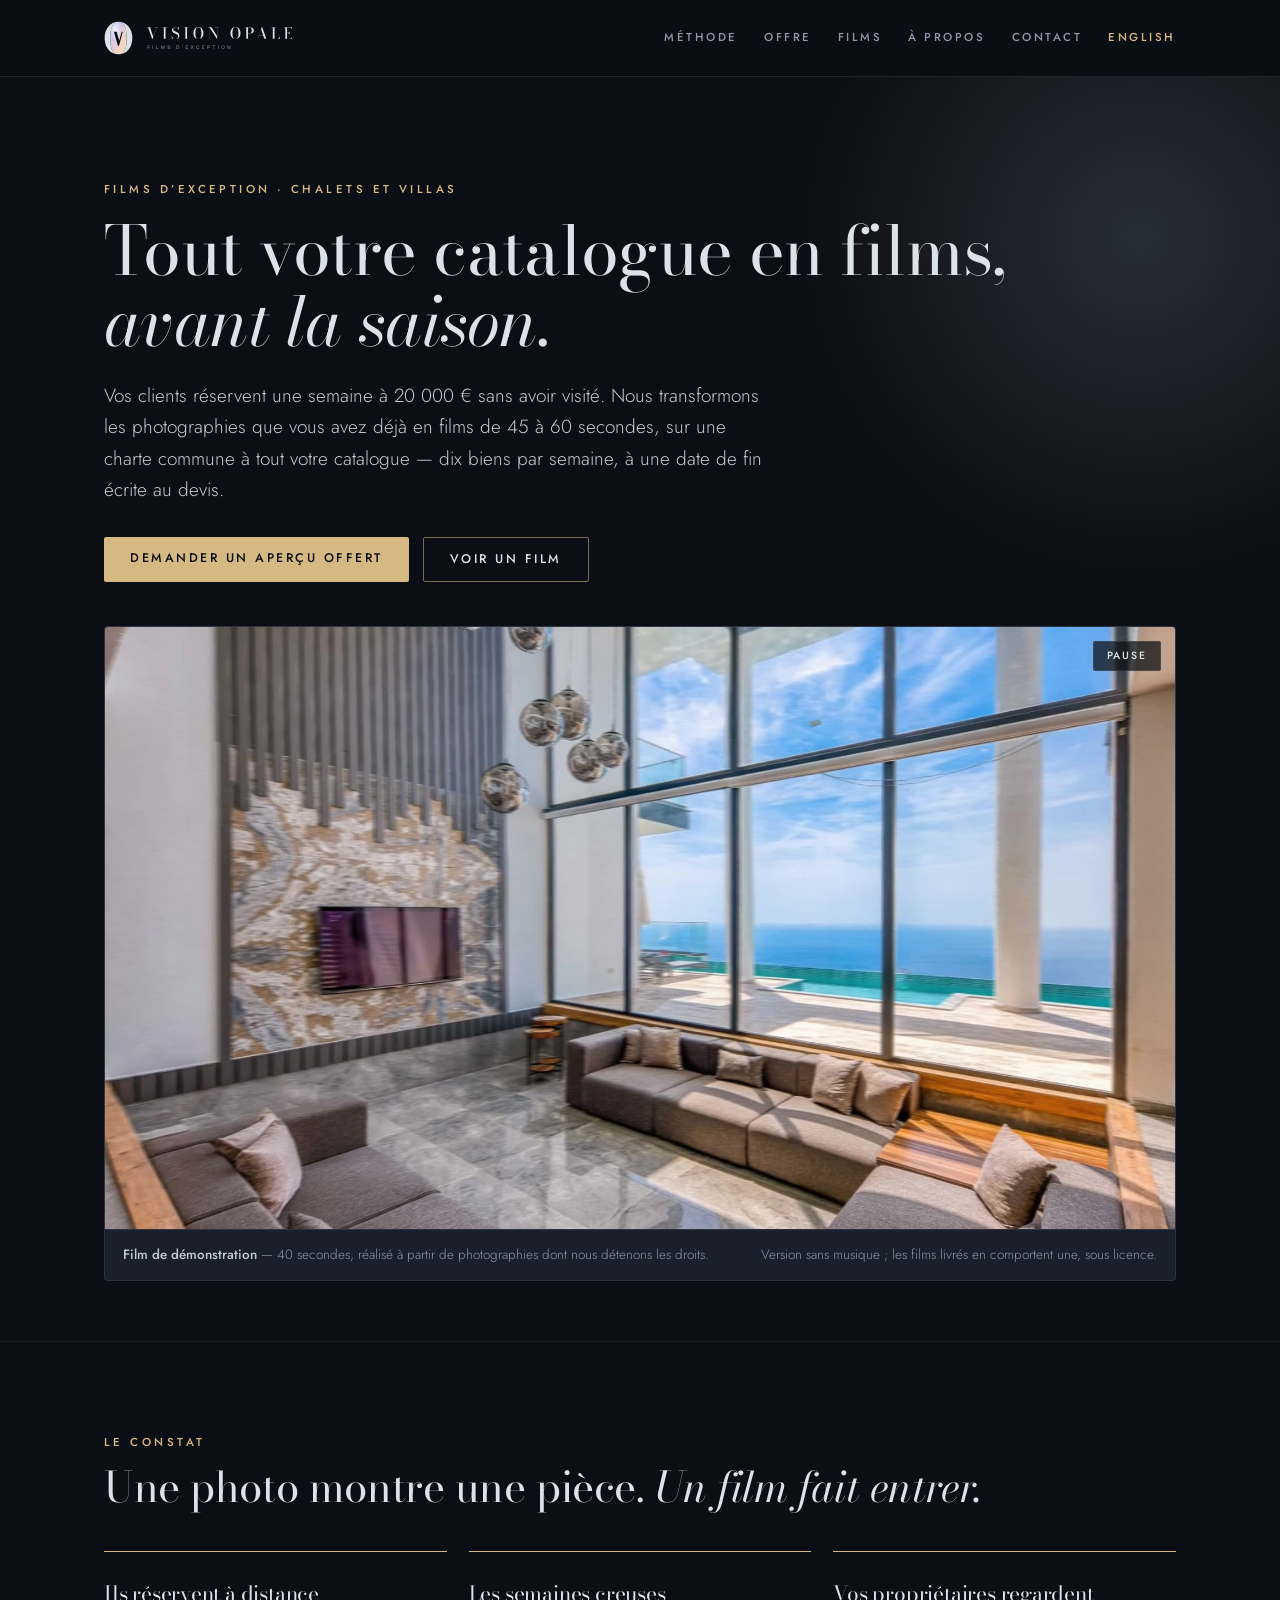
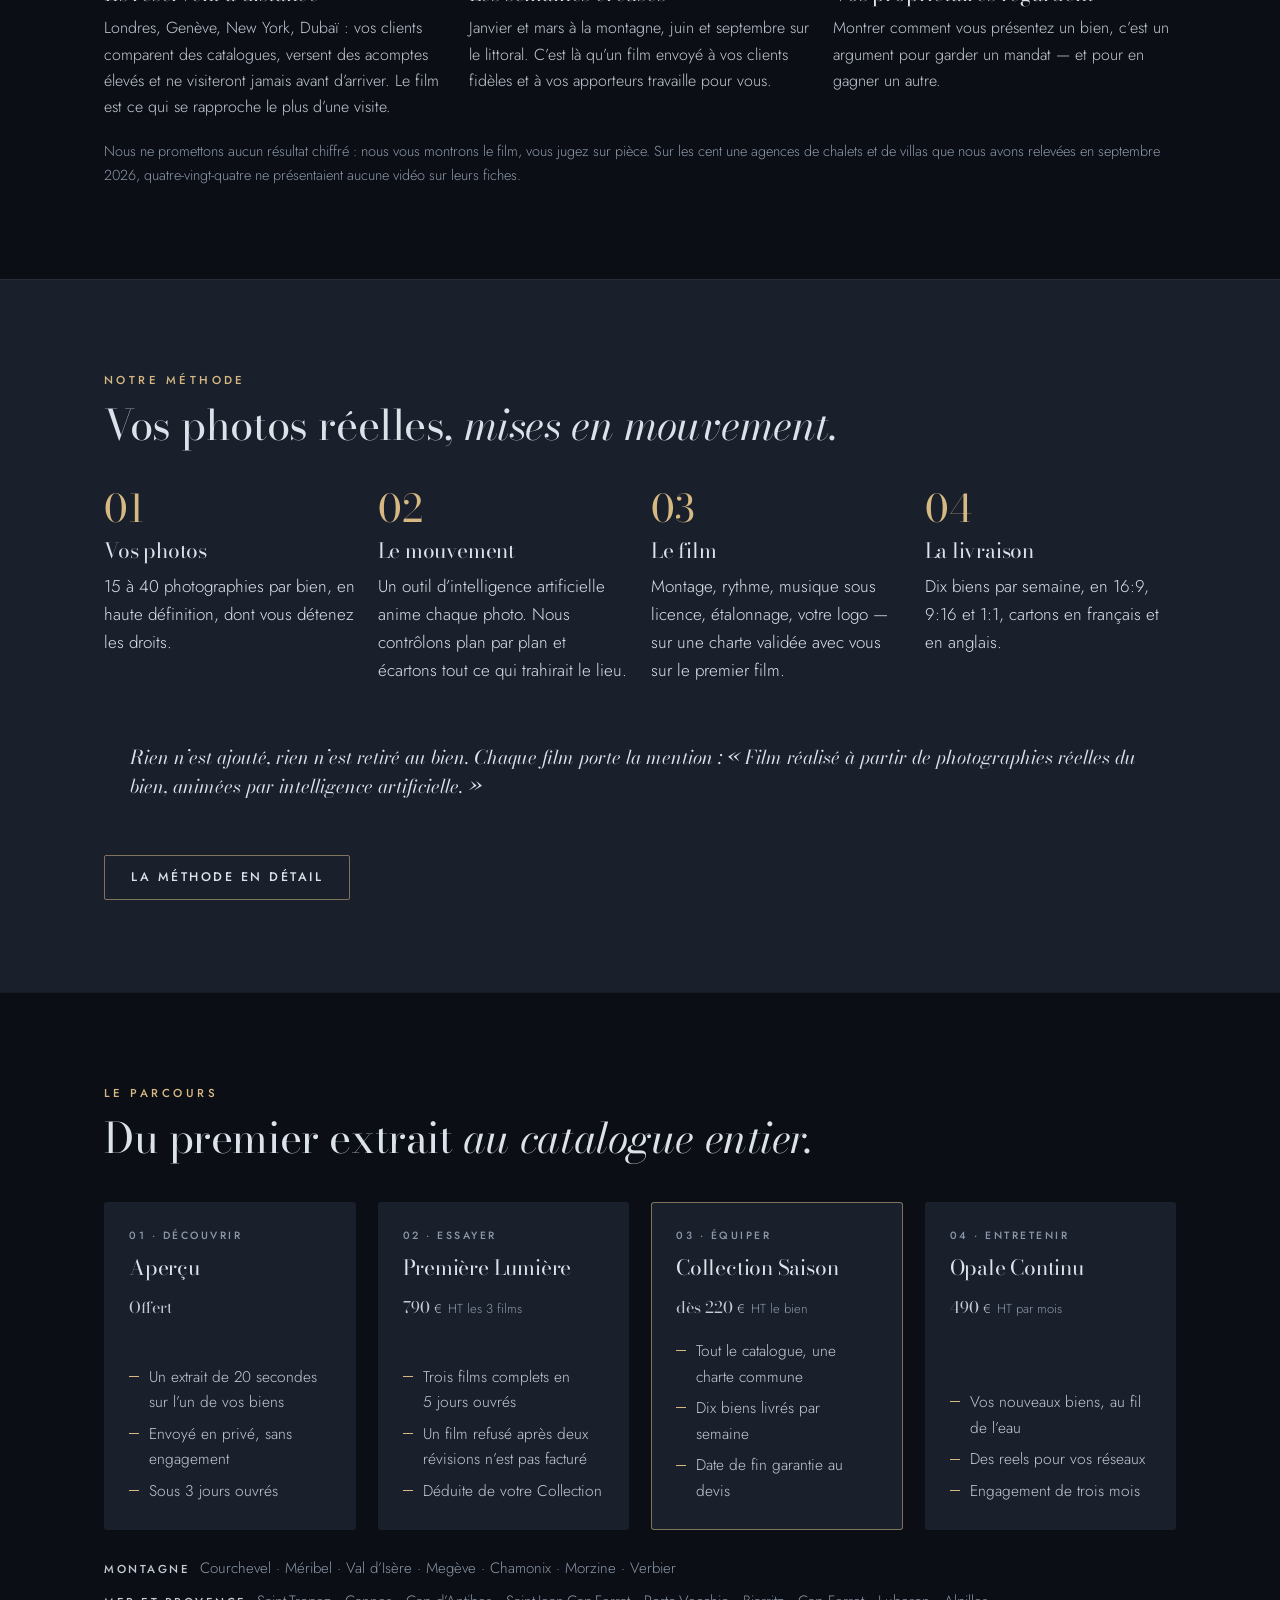
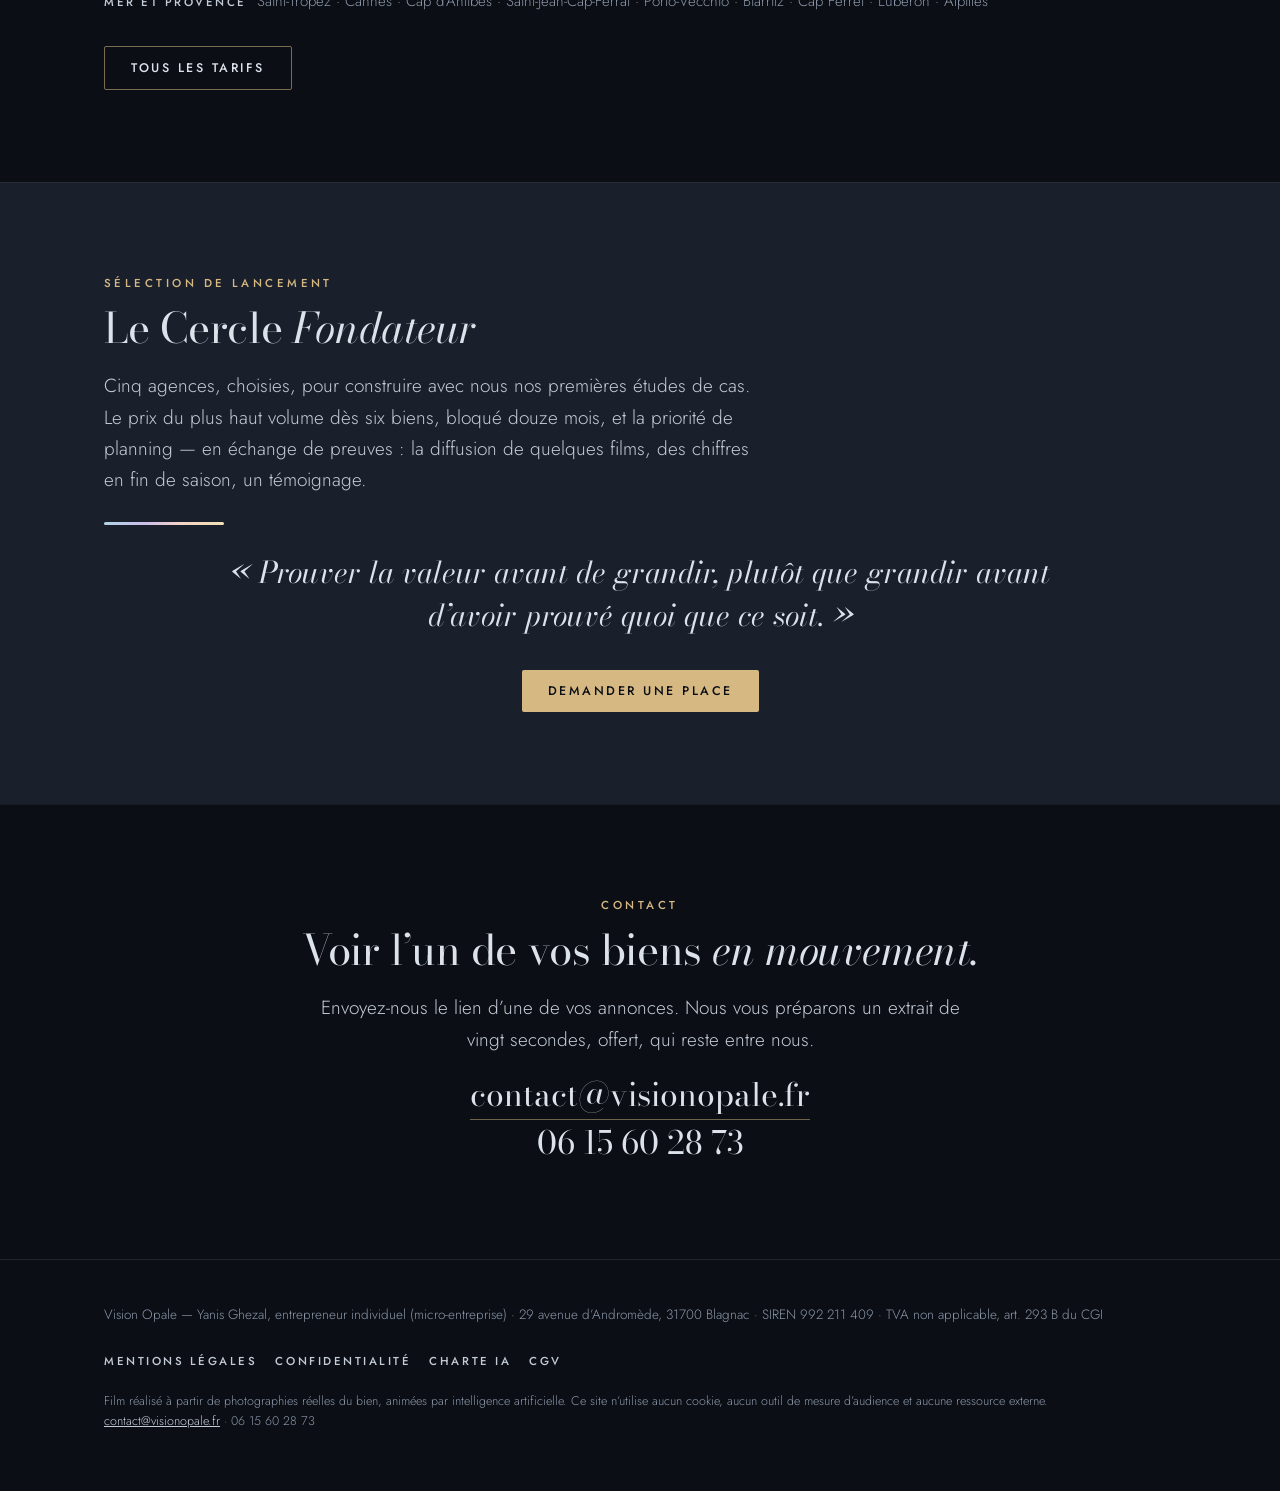
<file: site/index.html>
<!doctype html>
<html lang="fr"><head><meta charset="utf-8"><meta name="viewport" content="width=device-width,initial-scale=1">
<title>Vision Opale — films d’exception pour chalets et villas</title>
<meta name="description" content="Tout votre catalogue de chalets et de villas en films, avant la saison. Vos photographies mises en mouvement, montées et étalonnées, livrées à une date garantie.">
<link rel="canonical" href="https://visionopale.fr/index.html">
<meta property="og:site_name" content="Vision Opale"><meta property="og:title" content="Vision Opale — films d’exception pour chalets et villas">
<meta property="og:description" content="Tout votre catalogue de chalets et de villas en films, avant la saison. Vos photographies mises en mouvement, montées et étalonnées, livrées à une date garantie."><meta property="og:type" content="website">
<meta property="og:url" content="https://visionopale.fr/index.html"><meta property="og:image" content="https://visionopale.fr/images/og-image.jpg">
<meta property="og:locale" content="fr_FR">
<meta name="twitter:card" content="summary_large_image">
<meta name="theme-color" content="#0B0E14">
<link rel="alternate" hreflang="fr" href="https://visionopale.fr/index.html"><link rel="alternate" hreflang="en" href="https://visionopale.fr/english.html">
<link rel="icon" href="favicon.ico"><link rel="apple-touch-icon" href="apple-touch-icon.png">
<link rel="stylesheet" href="styles.css">
<script type="application/ld+json">{"@context":"https://schema.org","@type":"ProfessionalService",
"name":"Vision Opale","legalName":"Yanis Ghezal EI","taxID":"992211409","url":"https://visionopale.fr/",
"description":"Films de 45 à 60 secondes pour les agences et conciergeries de chalets et de villas d’exception, réalisés à partir de leurs photographies.",
"email":"contact@visionopale.fr","telephone":"+33615602873","image":"https://visionopale.fr/images/og-image.jpg",
"address":{"@type":"PostalAddress","streetAddress":"29 avenue d’Andromède","postalCode":"31700","addressLocality":"Blagnac","addressCountry":"FR"},
"areaServed":["FR","CH","GB"],"availableLanguage":["fr","en"],
"founder":[{"@type":"Person","name":"Yanis Ghezal"},{"@type":"Person","name":"Ladji Moussa Rousseaud"}],
"makesOffer":[{"@type":"Offer","name":"Aperçu","price":"0","priceCurrency":"EUR"},
{"@type":"Offer","name":"Première Lumière","price":"790","priceCurrency":"EUR"},
{"@type":"Offer","name":"Collection Saison","priceSpecification":{"@type":"UnitPriceSpecification","price":"220","priceCurrency":"EUR","unitText":"par bien","minPrice":"220","maxPrice":"290"}},
{"@type":"Offer","name":"Opale Continu","price":"490","priceCurrency":"EUR"}]}</script>
<script type="application/ld+json">{"@context":"https://schema.org","@type":"VideoObject",
"name":"Vision Opale — film de démonstration","description":"Film de 40 secondes réalisé à partir de photographies d’une villa, animées par intelligence artificielle, puis montées et étalonnées.",
"thumbnailUrl":"https://visionopale.fr/images/poster-film.jpg","contentUrl":"https://visionopale.fr/films/film-demo.mp4","uploadDate":"2026-09-21","duration":"PT40S"}</script>
</head><body>
<header><div class="wrap"><a href="index.html" aria-label="Vision Opale, accueil"><svg xmlns="http://www.w3.org/2000/svg" viewBox="0 0 536.45 96.79" role="img" aria-label="Vision Opale"><defs><linearGradient id="hindexop" x1="0" y1="0" x2="1" y2="1"><stop offset="0" stop-color="#AFD4E6"/><stop offset="0.34" stop-color="#CBBEEA"/><stop offset="0.64" stop-color="#F5D3C6"/><stop offset="1" stop-color="#EFE1B4"/></linearGradient><radialGradient id="hindexhl" cx=".32" cy=".26" r=".62"><stop offset="0" stop-color="#fff" stop-opacity=".78"/><stop offset=".55" stop-color="#fff" stop-opacity=".08"/><stop offset="1" stop-color="#fff" stop-opacity="0"/></radialGradient></defs><g transform="scale(0.6049)"><mask id="hindexcm" maskUnits="userSpaceOnUse" x="0" y="0" width="140" height="162"><rect width="140" height="162" fill="#fff"/><path d="M46.55 51.0 H59.55 L71.62 93.15 L83.05 51.0 H88.55 L70.65 117.0 H65.45 Z" fill="#000"/></mask><g mask="url(#hindexcm)"><path d="M68.2 156.6Q80.50000000000001 156.6 88.10000000000001 150.05Q95.7 143.5 99.80000000000001 132.5Q103.9 121.5 105.35000000000001 107.8Q106.80000000000001 94.1 106.80000000000001 79.89999999999999Q106.80000000000001 65.8 105.10000000000001 52.15Q103.4 38.5 99.10000000000001 27.5Q94.80000000000001 16.5 87.25 9.950000000000003Q79.7 3.4000000000000057 68.2 3.4000000000000057Q56.60000000000001 3.4000000000000057 49.050000000000004 9.950000000000003Q41.5 16.5 37.2 27.5Q32.900000000000006 38.5 31.1 52.15Q29.3 65.8 29.3 80.0Q29.3 94.1 30.85 107.8Q32.400000000000006 121.5 36.45 132.5Q40.5 143.5 48.2 150.05Q55.900000000000006 156.6 68.2 156.6Z" fill="url(#hindexop)"/><path d="M68.2 156.6Q80.50000000000001 156.6 88.10000000000001 150.05Q95.7 143.5 99.80000000000001 132.5Q103.9 121.5 105.35000000000001 107.8Q106.80000000000001 94.1 106.80000000000001 79.89999999999999Q106.80000000000001 65.8 105.10000000000001 52.15Q103.4 38.5 99.10000000000001 27.5Q94.80000000000001 16.5 87.25 9.950000000000003Q79.7 3.4000000000000057 68.2 3.4000000000000057Q56.60000000000001 3.4000000000000057 49.050000000000004 9.950000000000003Q41.5 16.5 37.2 27.5Q32.900000000000006 38.5 31.1 52.15Q29.3 65.8 29.3 80.0Q29.3 94.1 30.85 107.8Q32.400000000000006 121.5 36.45 132.5Q40.5 143.5 48.2 150.05Q55.900000000000006 156.6 68.2 156.6Z" fill="url(#hindexhl)"/></g><path d="M68.2 157.0Q52.7 157.0 40.6 151.1Q28.500000000000004 145.2 20.1 134.6Q11.7 124.0 7.35 110.05Q3.0 96.1 3.0 80.0Q3.0 63.89999999999999 7.65 49.949999999999996Q12.3 36.0 20.85 25.39999999999999Q29.400000000000002 14.799999999999983 41.45 8.899999999999991Q53.5 3.0 68.2 3.0Q82.9 3.0 94.85000000000001 8.899999999999991Q106.80000000000001 14.799999999999983 115.4 25.39999999999999Q124.00000000000001 36.0 128.6 49.949999999999996Q133.2 63.89999999999999 133.2 80.0Q133.2 96.1 128.85 110.05Q124.50000000000001 124.0 116.15 134.6Q107.80000000000001 145.2 95.70000000000002 151.1Q83.60000000000001 157.0 68.2 157.0Z M68.2 156.6Q80.50000000000001 156.6 88.10000000000001 150.05Q95.7 143.5 99.80000000000001 132.5Q103.9 121.5 105.35000000000001 107.8Q106.80000000000001 94.1 106.80000000000001 79.89999999999999Q106.80000000000001 65.8 105.10000000000001 52.15Q103.4 38.5 99.10000000000001 27.5Q94.80000000000001 16.5 87.25 9.950000000000003Q79.7 3.4000000000000057 68.2 3.4000000000000057Q56.60000000000001 3.4000000000000057 49.050000000000004 9.950000000000003Q41.5 16.5 37.2 27.5Q32.900000000000006 38.5 31.1 52.15Q29.3 65.8 29.3 80.0Q29.3 94.1 30.85 107.8Q32.400000000000006 121.5 36.45 132.5Q40.5 143.5 48.2 150.05Q55.900000000000006 156.6 68.2 156.6Z" fill="#DCE2EA" fill-rule="evenodd"/></g><path fill="#DCE2EA" transform="translate(121.49,50.83)" d="M32.472 -33.0V-32.669999999999995H28.622L16.61 0.6599999999999999H15.664L4.092 -32.669999999999995H0.9019999999999999V-33.0H14.542V-32.669999999999995H9.79L18.523999999999997 -5.6979999999999995L28.226 -32.669999999999995H22.66V-33.0ZM43.99999999999999 0.0V-0.32999999999999996H48.818V-32.669999999999995H43.99999999999999V-33.0H59.025999999999996V-32.669999999999995H53.745999999999995V-0.32999999999999996H59.025999999999996V0.0ZM82.588 0.6599999999999999Q79.794 0.6599999999999999 77.82499999999999 -0.21999999999999997Q75.856 -1.0999999999999999 74.514 -2.618L71.764 0.43999999999999995H71.478V-8.953999999999999H71.80799999999999Q72.24799999999999 -7.039999999999999 73.06199999999998 -5.367999999999999Q73.87599999999999 -3.6959999999999997 75.14099999999999 -2.431Q76.40599999999999 -1.166 78.166 -0.43999999999999995Q79.926 0.286 82.28 0.286Q84.54599999999999 0.286 86.22899999999998 -0.5389999999999999Q87.91199999999999 -1.3639999999999999 88.83599999999998 -2.9259999999999997Q89.75999999999999 -4.4879999999999995 89.75999999999999 -6.688Q89.75999999999999 -8.58 88.792 -9.889Q87.824 -11.197999999999999 86.251 -12.155Q84.678 -13.112 82.775 -13.937Q80.872 -14.761999999999999 78.97999999999999 -15.686Q77.088 -16.61 75.50399999999999 -17.842Q73.92 -19.073999999999998 72.963 -20.833999999999996Q72.006 -22.593999999999998 72.006 -25.124Q72.006 -27.631999999999998 73.293 -29.502Q74.58 -31.372 76.69200000000001 -32.406Q78.804 -33.44 81.312 -33.44Q83.46799999999999 -33.44 85.23899999999999 -32.757999999999996Q87.00999999999999 -32.076 88.286 -30.668L91.014 -33.44H91.3V-24.156H90.97Q90.398 -27.125999999999998 89.122 -29.095Q87.846 -31.063999999999997 85.95400000000001 -32.043Q84.062 -33.022 81.68599999999999 -33.022Q78.672 -33.022 77.11 -31.503999999999998Q75.548 -29.985999999999997 75.548 -27.5Q75.548 -25.805999999999997 76.494 -24.618Q77.44 -23.43 78.97999999999999 -22.517Q80.52 -21.604 82.38999999999999 -20.778999999999996Q84.25999999999999 -19.953999999999997 86.119 -18.974999999999998Q87.978 -17.996 89.518 -16.686999999999998Q91.05799999999999 -15.377999999999998 92.00399999999999 -13.508Q92.94999999999999 -11.638 92.94999999999999 -8.975999999999999Q92.94999999999999 -6.072 91.66299999999998 -3.9050000000000002Q90.37599999999999 -1.738 88.03299999999999 -0.539Q85.69 0.6599999999999999 82.588 0.6599999999999999ZM105.26999999999998 0.0V-0.32999999999999996H110.08799999999998V-32.669999999999995H105.26999999999998V-33.0H120.29599999999998V-32.669999999999995H115.01599999999999V-0.32999999999999996H120.29599999999998V0.0ZM147.224 0.43999999999999995Q143.83599999999998 0.43999999999999995 141.17399999999998 -0.8579999999999999Q138.51199999999997 -2.1559999999999997 136.664 -4.4879999999999995Q134.81599999999997 -6.819999999999999 133.84799999999996 -9.889Q132.87999999999997 -12.957999999999998 132.87999999999997 -16.5Q132.87999999999997 -20.041999999999998 133.90299999999996 -23.110999999999997Q134.926 -26.18 136.81799999999998 -28.512Q138.70999999999998 -30.843999999999998 141.34999999999997 -32.141999999999996Q143.98999999999998 -33.44 147.224 -33.44Q150.45799999999997 -33.44 153.087 -32.141999999999996Q155.71599999999998 -30.843999999999998 157.60799999999998 -28.512Q159.49999999999997 -26.18 160.51199999999997 -23.110999999999997Q161.52399999999997 -20.041999999999998 161.52399999999997 -16.5Q161.52399999999997 -12.957999999999998 160.56699999999998 -9.889Q159.60999999999999 -6.819999999999999 157.77299999999997 -4.4879999999999995Q155.93599999999998 -2.1559999999999997 153.27399999999997 -0.8579999999999999Q150.61199999999997 0.43999999999999995 147.224 0.43999999999999995ZM147.224 0.132Q149.95199999999997 0.132 151.62399999999997 -1.2759999999999998Q153.29599999999996 -2.6839999999999997 154.18699999999995 -5.06Q155.07799999999997 -7.436 155.40799999999996 -10.417Q155.73799999999997 -13.398 155.73799999999997 -16.5Q155.73799999999997 -19.624 155.35299999999995 -22.594Q154.96799999999996 -25.564 154.02199999999996 -27.939999999999998Q153.07599999999996 -30.316 151.41499999999996 -31.723999999999997Q149.75399999999996 -33.132 147.224 -33.132Q144.67199999999997 -33.132 143.01099999999997 -31.723999999999997Q141.34999999999997 -30.316 140.40399999999997 -27.939999999999998Q139.45799999999997 -25.564 139.06199999999995 -22.594Q138.66599999999997 -19.624 138.66599999999997 -16.5Q138.66599999999997 -13.398 139.00699999999998 -10.417Q139.34799999999998 -7.436 140.23899999999998 -5.06Q141.12999999999997 -2.6839999999999997 142.82399999999996 -1.2759999999999998Q144.51799999999997 0.132 147.224 0.132ZM178.88199999999998 -33.0V-0.32999999999999996H184.09599999999998V0.0H174.12999999999997V-0.32999999999999996H178.52999999999997V-32.669999999999995H174.12999999999997V-33.0ZM205.19399999999996 -33.0V-32.669999999999995H200.57399999999996V0.43999999999999995H200.13399999999996L178.63999999999996 -33.0H184.55799999999996L200.22199999999998 -7.986V-32.669999999999995H195.07399999999996V-33.0ZM252.80199999999996 0.43999999999999995Q249.414 0.43999999999999995 246.75199999999998 -0.8579999999999999Q244.08999999999997 -2.1559999999999997 242.24199999999996 -4.4879999999999995Q240.39399999999998 -6.819999999999999 239.426 -9.889Q238.45799999999997 -12.957999999999998 238.45799999999997 -16.5Q238.45799999999997 -20.041999999999998 239.481 -23.110999999999997Q240.504 -26.18 242.396 -28.512Q244.28799999999998 -30.843999999999998 246.928 -32.141999999999996Q249.56799999999998 -33.44 252.80199999999996 -33.44Q256.036 -33.44 258.66499999999996 -32.141999999999996Q261.294 -30.843999999999998 263.186 -28.512Q265.078 -26.18 266.09 -23.110999999999997Q267.102 -20.041999999999998 267.102 -16.5Q267.102 -12.957999999999998 266.145 -9.889Q265.188 -6.819999999999999 263.351 -4.4879999999999995Q261.51399999999995 -2.1559999999999997 258.852 -0.8579999999999999Q256.19 0.43999999999999995 252.80199999999996 0.43999999999999995ZM252.80199999999996 0.132Q255.52999999999997 0.132 257.202 -1.2759999999999998Q258.87399999999997 -2.6839999999999997 259.765 -5.06Q260.65599999999995 -7.436 260.986 -10.417Q261.316 -13.398 261.316 -16.5Q261.316 -19.624 260.931 -22.594Q260.546 -25.564 259.6 -27.939999999999998Q258.654 -30.316 256.993 -31.723999999999997Q255.332 -33.132 252.80199999999996 -33.132Q250.24999999999997 -33.132 248.58899999999997 -31.723999999999997Q246.92799999999997 -30.316 245.98199999999997 -27.939999999999998Q245.03599999999997 -25.564 244.64 -22.594Q244.24399999999997 -19.624 244.24399999999997 -16.5Q244.24399999999997 -13.398 244.58499999999998 -10.417Q244.926 -7.436 245.81699999999998 -5.06Q246.70799999999997 -2.6839999999999997 248.402 -1.2759999999999998Q250.09599999999998 0.132 252.80199999999996 0.132ZM293.282 -33.0Q297.33 -33.0 299.89300000000003 -31.856Q302.456 -30.712 303.688 -28.633Q304.92 -26.554 304.92 -23.694Q304.92 -20.834 303.688 -18.832Q302.456 -16.83 299.89300000000003 -15.774Q297.33 -14.718 293.282 -14.718H288.596V-0.32999999999999996H292.534V0.0H279.708V-0.32999999999999996H283.646V-32.669999999999995H279.708V-33.0ZM288.596 -15.047999999999998H293.04Q294.58 -15.047999999999998 295.757 -15.828999999999999Q296.934 -16.61 297.726 -17.897Q298.51800000000003 -19.183999999999997 298.925 -20.701999999999998Q299.332 -22.22 299.332 -23.694Q299.332 -25.168 298.925 -26.729999999999997Q298.51800000000003 -28.291999999999998 297.726 -29.644999999999996Q296.934 -30.997999999999998 295.757 -31.833999999999996Q294.58 -32.669999999999995 293.04 -32.669999999999995H288.596ZM320.056 -10.581999999999999V-10.911999999999999H333.784V-10.581999999999999ZM328.78999999999996 -33.66 340.34 -0.32999999999999996H343.55199999999996V0.0H330.154V-0.32999999999999996H334.664L325.974 -27.214L316.58 -0.32999999999999996H321.70599999999996V0.0H312.026V-0.32999999999999996H316.20599999999996L327.866 -33.66ZM355.10200000000003 0.0V-0.32999999999999996H359.04V-32.669999999999995H355.10200000000003V-33.0H367.928V-32.669999999999995H363.99V-0.32999999999999996H370.128Q372.68 -0.32999999999999996 374.33000000000004 -1.034Q375.98 -1.738 376.92600000000004 -3.0140000000000002Q377.872 -4.29 378.279 -6.05Q378.686 -7.81 378.752 -9.899999999999999H379.082V0.0ZM390.76400000000007 0.0V-0.32999999999999996H394.70200000000006V-32.669999999999995H390.76400000000007V-33.0H414.50200000000007V-23.979999999999997H414.194Q414.08400000000006 -26.334 413.2370000000001 -28.314Q412.39000000000004 -30.293999999999997 410.696 -31.481999999999996Q409.00200000000007 -32.669999999999995 406.42800000000005 -32.669999999999995H399.65200000000004V-0.32999999999999996H405.98800000000006Q409.00200000000007 -0.32999999999999996 410.87200000000007 -1.562Q412.742 -2.794 413.63300000000004 -4.95Q414.52400000000006 -7.106 414.634 -9.899999999999999H414.96400000000006V0.0ZM406.89000000000004 -12.056Q406.802 -13.53 406.09800000000007 -14.619Q405.39400000000006 -15.707999999999998 404.30500000000006 -16.302Q403.21600000000007 -16.896 401.96200000000005 -16.896H398.06800000000004V-17.226H401.96200000000005Q403.21600000000007 -17.226 404.30500000000006 -17.776Q405.39400000000006 -18.326 406.09800000000007 -19.36Q406.802 -20.394 406.89000000000004 -21.868H407.22V-12.056Z"/><path fill="#8C98AA" transform="translate(123.45,79.41)" d="M0.945 0.0V-9.72H6.615V-8.5185H2.1465V-5.46075H5.805V-4.25925H2.1465V0.0ZM14.985000000000001 0.0V-9.72H16.186500000000002V0.0ZM25.366500000000002 0.0V-9.72H26.568V-1.14075H31.076999999999998V0.0ZM39.2445 0.0V-9.72H40.338L44.010000000000005 -1.97775L47.66175 -9.72H48.768750000000004V-0.00675H47.628V-7.08075L44.32725 0.0H43.686L40.38525 -7.08075V0.0ZM61.12800000000001 0.20249999999999999Q60.09525000000001 0.20249999999999999 59.268375000000006 -0.14850000000000002Q58.441500000000005 -0.4995 57.904875000000004 -1.1508749999999999Q57.36825000000001 -1.80225 57.206250000000004 -2.69325L58.44825000000001 -2.889Q58.68450000000001 -1.971 59.43037500000001 -1.454625Q60.17625000000001 -0.93825 61.188750000000006 -0.93825Q61.843500000000006 -0.93825 62.37337500000001 -1.144125Q62.90325000000001 -1.35 63.213750000000005 -1.73475Q63.52425000000001 -2.1195 63.52425000000001 -2.646Q63.52425000000001 -2.9699999999999998 63.41287500000001 -3.2028749999999997Q63.301500000000004 -3.43575 63.109125000000006 -3.6011249999999997Q62.91675000000001 -3.7664999999999997 62.67375000000001 -3.8812499999999996Q62.43075000000001 -3.996 62.167500000000004 -4.07025L59.690250000000006 -4.806Q59.285250000000005 -4.9275 58.907250000000005 -5.113125Q58.529250000000005 -5.29875 58.23225000000001 -5.578875Q57.93525000000001 -5.859 57.75975000000001 -6.253875Q57.584250000000004 -6.64875 57.584250000000004 -7.18875Q57.584250000000004 -8.05275 58.033125000000005 -8.663625Q58.482000000000006 -9.2745 59.25150000000001 -9.5985Q60.02100000000001 -9.9225 60.986250000000005 -9.91575Q61.96500000000001 -9.909 62.73787500000001 -9.568125Q63.51075000000001 -9.22725 64.020375 -8.592749999999999Q64.53 -7.95825 64.7055 -7.074L63.429750000000006 -6.85125Q63.328500000000005 -7.44525 62.980875000000005 -7.873875Q62.633250000000004 -8.3025 62.1135 -8.535375Q61.59375000000001 -8.76825 60.972750000000005 -8.775Q60.37875000000001 -8.78175 59.89950000000001 -8.586Q59.42025000000001 -8.39025 59.136750000000006 -8.042625000000001Q58.85325000000001 -7.695 58.85325000000001 -7.24275Q58.85325000000001 -6.79725 59.109750000000005 -6.523875Q59.36625000000001 -6.2505 59.740875 -6.091875Q60.115500000000004 -5.93325 60.47325000000001 -5.832L62.322750000000006 -5.29875Q62.64000000000001 -5.211 63.055125000000004 -5.05575Q63.47025000000001 -4.9005 63.86175000000001 -4.620375Q64.25325000000001 -4.34025 64.50975000000001 -3.877875Q64.76625000000001 -3.4154999999999998 64.76625000000001 -2.7135Q64.76625000000001 -2.0115 64.48612500000002 -1.46475Q64.206 -0.918 63.706500000000005 -0.550125Q63.20700000000001 -0.18225 62.545500000000004 0.010124999999999995Q61.88400000000001 0.20249999999999999 61.12800000000001 0.20249999999999999ZM82.92375 0.0V-9.72H85.92075Q86.06925000000001 -9.72 86.44050000000001 -9.71325Q86.81175 -9.7065 87.14925000000001 -9.65925Q88.2765 -9.51075 89.035875 -8.839125Q89.79525000000001 -8.1675 90.18 -7.13475Q90.56475 -6.102 90.56475 -4.86Q90.56475 -3.618 90.18 -2.58525Q89.79525000000001 -1.5525 89.035875 -0.880875Q88.2765 -0.20925 87.14925000000001 -0.06075Q86.81175 -0.02025 86.43712500000001 -0.010125Q86.0625 0.0 85.92075 0.0ZM84.159 -1.1475H85.92075Q86.17725 -1.1475 86.4945 -1.164375Q86.81175 -1.18125 87.048 -1.22175Q87.84450000000001 -1.37025 88.33725000000001 -1.89Q88.83000000000001 -2.40975 89.05950000000001 -3.186Q89.289 -3.96225 89.289 -4.86Q89.289 -5.778 89.05612500000001 -6.55425Q88.82325 -7.3305 88.3305 -7.843500000000001Q87.83775 -8.3565 87.048 -8.49825Q86.81175 -8.5455 86.48775 -8.559000000000001Q86.16375000000001 -8.5725 85.92075 -8.5725H84.159ZM99.20475 -6.682499999999999 99.279 -7.24275Q99.5625 -7.2225 99.70425 -7.35075Q99.846 -7.478999999999999 99.88650000000001 -7.70175Q99.927 -7.9245 99.9 -8.1945H99.20475V-9.719999999999999H100.52775V-7.992Q100.52775 -7.28325 100.180125 -6.9254999999999995Q99.8325 -6.56775 99.20475 -6.682499999999999ZM109.431 0.0V-9.72H115.57350000000001V-8.57925H110.63250000000001V-5.535H114.76350000000001V-4.3942499999999995H110.63250000000001V-1.14075H115.57350000000001V0.0ZM123.40350000000001 0.0 126.74475 -4.92075 123.49125000000001 -9.72H124.956L127.47375000000001 -5.93325L129.98475 -9.72H131.45625L128.20275 -4.92075L131.53725 0.0H130.0725L127.47375000000001 -3.9015L124.875 0.0ZM143.22825 0.20249999999999999Q141.777 0.20249999999999999 140.7645 -0.43875000000000003Q139.752 -1.08 139.222125 -2.22075Q138.69225 -3.3615 138.69225 -4.86Q138.69225 -6.3585 139.222125 -7.49925Q139.752 -8.64 140.7645 -9.28125Q141.777 -9.9225 143.22825 -9.9225Q144.91575 -9.9225 146.005875 -9.065249999999999Q147.096 -8.208 147.50775 -6.75675L146.286 -6.4327499999999995Q145.989 -7.5195 145.22625 -8.14725Q144.4635 -8.775 143.22825 -8.775Q142.1415 -8.775 141.41925 -8.282250000000001Q140.697 -7.7895 140.33249999999998 -6.908625000000001Q139.968 -6.02775 139.96125 -4.86Q139.9545 -3.699 140.31900000000002 -2.8181249999999998Q140.6835 -1.93725 141.41250000000002 -1.441125Q142.1415 -0.945 143.22825 -0.945Q144.4635 -0.945 145.22625 -1.576125Q145.989 -2.20725 146.286 -3.28725L147.50775 -2.96325Q147.096 -1.51875 146.005875 -0.6581250000000001Q144.91575 0.20249999999999999 143.22825 0.20249999999999999ZM156.01275 0.0V-9.72H162.15525000000002V-8.57925H157.21425000000002V-5.535H161.34525000000002V-4.3942499999999995H157.21425000000002V-1.14075H162.15525000000002V0.0ZM170.79525 0.0V-9.72H174.63600000000002Q174.77775000000003 -9.72 174.9735 -9.709875Q175.16925 -9.69975 175.35150000000002 -9.666Q176.14125 -9.5445 176.67787500000003 -9.126Q177.21450000000002 -8.7075 177.48450000000003 -8.069625Q177.7545 -7.43175 177.7545 -6.6555Q177.7545 -5.886 177.48112500000002 -5.248125Q177.20775 -4.61025 176.67112500000002 -4.188375Q176.1345 -3.7664999999999997 175.35150000000002 -3.645Q175.16925 -3.618 174.9735 -3.6045Q174.77775000000003 -3.5909999999999997 174.63600000000002 -3.5909999999999997H171.99675000000002V0.0ZM171.99675000000002 -4.73175H174.59550000000002Q174.72375000000002 -4.73175 174.88912500000004 -4.74525Q175.05450000000002 -4.75875 175.20300000000003 -4.7924999999999995Q175.66875000000002 -4.9005 175.962375 -5.187374999999999Q176.25600000000003 -5.47425 176.39100000000002 -5.862375Q176.526 -6.2505 176.526 -6.6555Q176.526 -7.0605 176.39100000000002 -7.448625Q176.25600000000003 -7.83675 175.962375 -8.126999999999999Q175.66875000000002 -8.41725 175.20300000000003 -8.5185Q175.05450000000002 -8.559 174.88912500000004 -8.569125Q174.72375000000002 -8.57925 174.59550000000002 -8.57925H171.99675000000002ZM188.62875000000003 0.0V-8.57925H185.3145V-9.72H193.14450000000002V-8.57925H189.83025V0.0ZM201.37950000000004 0.0V-9.72H202.58100000000002V0.0ZM215.62200000000004 0.20249999999999999Q214.17075000000003 0.20249999999999999 213.15825000000004 -0.43875000000000003Q212.14575000000005 -1.08 211.61587500000005 -2.22075Q211.08600000000004 -3.3615 211.08600000000004 -4.86Q211.08600000000004 -6.3585 211.61587500000005 -7.49925Q212.14575000000005 -8.64 213.15825000000004 -9.28125Q214.17075000000003 -9.9225 215.62200000000004 -9.9225Q217.08000000000004 -9.9225 218.09250000000003 -9.28125Q219.10500000000005 -8.64 219.63150000000005 -7.49925Q220.15800000000004 -6.3585 220.15800000000004 -4.86Q220.15800000000004 -3.3615 219.63150000000005 -2.22075Q219.10500000000005 -1.08 218.09250000000003 -0.43875000000000003Q217.08000000000004 0.20249999999999999 215.62200000000004 0.20249999999999999ZM215.62200000000004 -0.945Q216.70875000000004 -0.93825 217.43437500000005 -1.434375Q218.16000000000005 -1.9304999999999999 218.52112500000004 -2.81475Q218.88225000000003 -3.699 218.88225000000003 -4.86Q218.88225000000003 -6.02775 218.52112500000004 -6.9052500000000006Q218.16000000000005 -7.78275 217.43437500000005 -8.275500000000001Q216.70875000000004 -8.76825 215.62200000000004 -8.775Q214.53525000000005 -8.78175 213.81637500000005 -8.289Q213.09750000000005 -7.79625 212.73300000000006 -6.912Q212.36850000000004 -6.02775 212.36175000000003 -4.86Q212.35500000000005 -3.699 212.71950000000004 -2.8215Q213.08400000000003 -1.944 213.80962500000004 -1.447875Q214.53525000000005 -0.95175 215.62200000000004 -0.945ZM228.52800000000005 0.0V-9.72H229.74300000000005L234.81225000000006 -2.12625V-9.72H236.02725000000007V0.0H234.81225000000006L229.74300000000005 -7.6005V0.0Z"/></svg></a>
<button class="burger" aria-expanded="false" aria-controls="menu">Menu</button>
<nav id="menu"><a href="methode.html">Méthode</a><a href="offre.html">Offre</a><a href="films.html">Films</a><a href="a-propos.html">À propos</a><a href="contact.html">Contact</a><a class="en" href="english.html">English</a></nav></div></header>
<main>
<section class="hero"><div class="wrap">
<p class="eyebrow">Films d’exception · chalets et villas</p>
<h1>Tout votre catalogue en films, <em>avant la saison.</em></h1>
<p class="lead">Vos clients réservent une semaine à 20 000 € sans avoir visité. Nous transformons les photographies que vous avez déjà en films de 45 à 60 secondes, sur une charte commune à tout votre catalogue — dix biens par semaine, à une date de fin écrite au devis.</p>
<div class="ctas"><a class="btn gold" href="contact.html">Demander un Aperçu offert</a><a class="btn line" href="films.html">Voir un film</a></div>
<div class="film"><button class="filmbtn" data-target="heroFilm" data-play="Lire" data-pause="Pause">Pause</button>
<video id="heroFilm" poster="images/poster-film.jpg" preload="metadata" autoplay muted loop playsinline data-hd="films/film-demo.mp4" src="films/film-demo-720.mp4" playsinline>
<p>Votre navigateur ne peut pas lire cette vidéo. <a href="films/film-demo.mp4">Télécharger le film (10 Mo)</a>.</p></video><div class="cap"><span><b>Film de démonstration</b> — 40 secondes, réalisé à partir de photographies dont nous détenons les droits.</span><span>Version sans musique ; les films livrés en comportent une, sous licence.</span></div></div>
</div></section>

<section><div class="wrap"><p class="eyebrow">Le constat</p>
<h2>Une photo montre une pièce. <em>Un film fait entrer.</em></h2>
<div class="grid3">
<div class="pt"><h3>Ils réservent à distance</h3><p>Londres, Genève, New York, Dubaï : vos clients comparent des catalogues, versent des acomptes élevés et ne visiteront jamais avant d’arriver. Le film est ce qui se rapproche le plus d’une visite.</p></div>
<div class="pt"><h3>Les semaines creuses</h3><p>Janvier et mars à la montagne, juin et septembre sur le littoral. C’est là qu’un film envoyé à vos clients fidèles et à vos apporteurs travaille pour vous.</p></div>
<div class="pt"><h3>Vos propriétaires regardent</h3><p>Montrer comment vous présentez un bien, c’est un argument pour garder un mandat — et pour en gagner un autre.</p></div>
</div>
<p class="note">Nous ne promettons aucun résultat chiffré : nous vous montrons le film, vous jugez sur pièce. Sur les cent une agences de chalets et de villas que nous avons relevées en septembre 2026, quatre-vingt-quatre ne présentaient aucune vidéo sur leurs fiches.</p>
</div></section>

<section class="alt"><div class="wrap"><p class="eyebrow">Notre méthode</p>
<h2>Vos photos réelles, <em>mises en mouvement.</em></h2>
<div class="grid4">
<div><span class="no">01</span><h3>Vos photos</h3><p>15 à 40 photographies par bien, en haute définition, dont vous détenez les droits.</p></div>
<div><span class="no">02</span><h3>Le mouvement</h3><p>Un outil d’intelligence artificielle anime chaque photo. Nous contrôlons plan par plan et écartons tout ce qui trahirait le lieu.</p></div>
<div><span class="no">03</span><h3>Le film</h3><p>Montage, rythme, musique sous licence, étalonnage, votre logo — sur une charte validée avec vous sur le premier film.</p></div>
<div><span class="no">04</span><h3>La livraison</h3><p>Dix biens par semaine, en 16:9, 9:16 et 1:1, cartons en français et en anglais.</p></div>
</div>
<p class="ia">Rien n’est ajouté, rien n’est retiré au bien. Chaque film porte la mention : « Film réalisé à partir de photographies réelles du bien, animées par intelligence artificielle. »</p>
<div class="ctas"><a class="btn line" href="methode.html">La méthode en détail</a></div>
</div></section>

<section><div class="wrap"><p class="eyebrow">Le parcours</p>
<h2>Du premier extrait <em>au catalogue entier.</em></h2>
<div class="grid4">
<div class="card"><p class="tag">01 · Découvrir</p><h3>Aperçu</h3><p class="price">Offert</p>
<ul class="dash"><li>Un extrait de 20 secondes sur l’un de vos biens</li><li>Envoyé en privé, sans engagement</li><li>Sous 3 jours ouvrés</li></ul></div>
<div class="card"><p class="tag">02 · Essayer</p><h3>Première Lumière</h3><p class="price">790 <span class="eur">€</span><small>HT les 3 films</small></p>
<ul class="dash"><li>Trois films complets en 5 jours ouvrés</li><li>Un film refusé après deux révisions n’est pas facturé</li><li>Déduite de votre Collection</li></ul></div>
<div class="card reco"><p class="tag">03 · Équiper</p><h3>Collection Saison</h3><p class="price">dès 220 <span class="eur">€</span><small>HT le bien</small></p>
<ul class="dash"><li>Tout le catalogue, une charte commune</li><li>Dix biens livrés par semaine</li><li>Date de fin garantie au devis</li></ul></div>
<div class="card"><p class="tag">04 · Entretenir</p><h3>Opale Continu</h3><p class="price">490 <span class="eur">€</span><small>HT par mois</small></p>
<ul class="dash"><li>Vos nouveaux biens, au fil de l’eau</li><li>Des reels pour vos réseaux</li><li>Engagement de trois mois</li></ul></div>
</div>
<p class="places"><b>Montagne</b>Courchevel · Méribel · Val d’Isère · Megève · Chamonix · Morzine · Verbier</p>
<p class="places" style="margin-top:8px"><b>Mer et Provence</b>Saint-Tropez · Cannes · Cap d’Antibes · Saint-Jean-Cap-Ferrat · Porto-Vecchio · Biarritz · Cap Ferret · Luberon · Alpilles</p>
<div class="ctas"><a class="btn line" href="offre.html">Tous les tarifs</a></div>
</div></section>

<section class="alt"><div class="wrap"><p class="eyebrow">Sélection de lancement</p>
<h2>Le Cercle <em>Fondateur</em></h2>
<p class="lead">Cinq agences, choisies, pour construire avec nous nos premières études de cas. Le prix du plus haut volume dès six biens, bloqué douze mois, et la priorité de planning — en échange de preuves : la diffusion de quelques films, des chiffres en fin de saison, un témoignage.</p>
<div class="opalbar"></div>
<p class="quote">« Prouver la valeur avant de grandir, plutôt que grandir avant d’avoir prouvé quoi que ce soit. »</p>
<div class="ctas" style="justify-content:center"><a class="btn gold" href="contact.html">Demander une place</a></div>
</div></section>

<section><div class="wrap" style="text-align:center"><p class="eyebrow">Contact</p>
<h2>Voir l’un de vos biens <em>en mouvement.</em></h2>
<p class="lead center">Envoyez-nous le lien d’une de vos annonces. Nous vous préparons un extrait de vingt secondes, offert, qui reste entre nous.</p>
<p class="big"><a href="mailto:contact@visionopale.fr?subject=Demande%20d%E2%80%99Aper%C3%A7u">contact@visionopale.fr</a><br>06 15 60 28 73</p>
</div></section>
</main>
<footer><div class="wrap"><div class="row">
<span>Vision Opale — Yanis Ghezal, entrepreneur individuel (micro-entreprise) · 29 avenue d’Andromède, 31700 Blagnac · SIREN 992 211 409 · TVA non applicable, art. 293 B du CGI</span>
<nav><a href="mentions-legales.html">Mentions légales</a><a href="confidentialite.html">Confidentialité</a><a href="charte-ia.html">Charte IA</a><a href="cgv.html">CGV</a></nav></div>
<p class="fine">Film réalisé à partir de photographies réelles du bien, animées par intelligence artificielle. Ce site n’utilise aucun cookie, aucun outil de mesure d’audience et aucune ressource externe.<br>
<a href="mailto:contact@visionopale.fr">contact@visionopale.fr</a> · 06 15 60 28 73</p></div></footer>
<script src="site.js"></script></body></html>
</file>
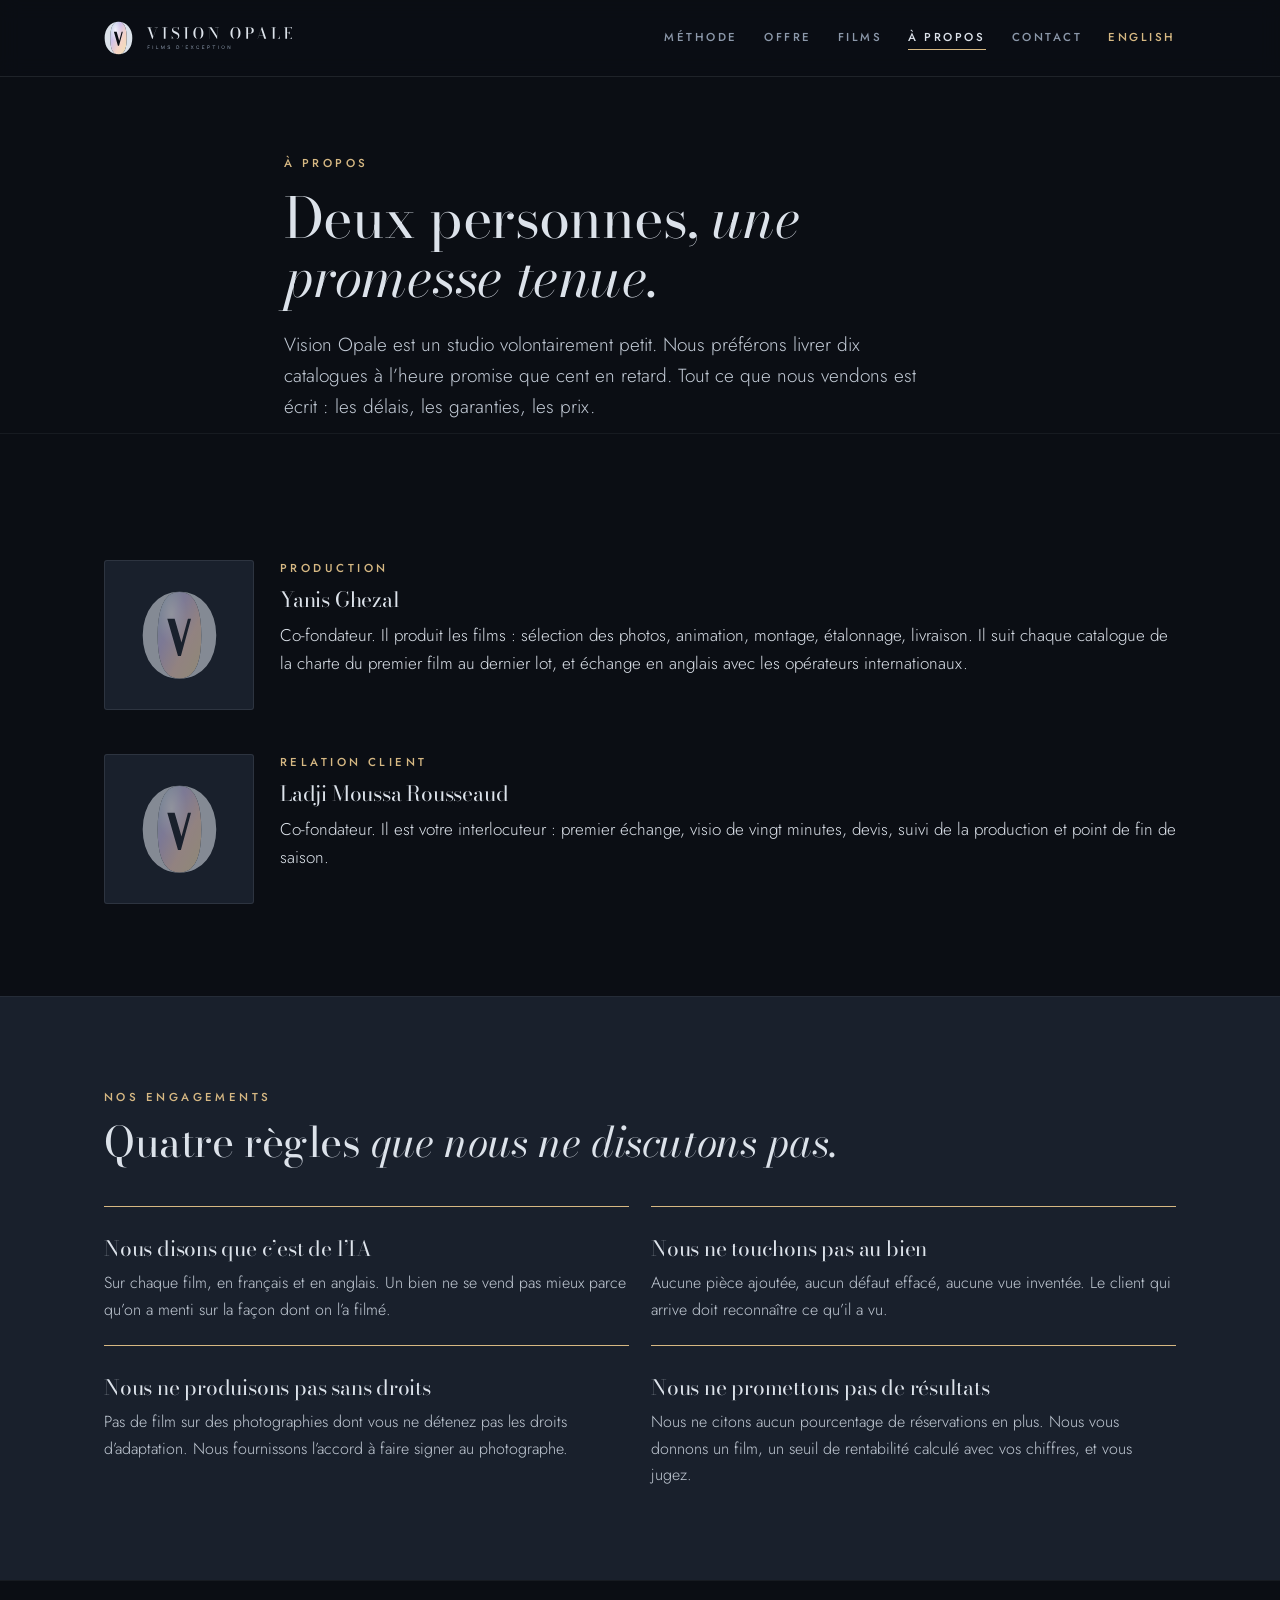
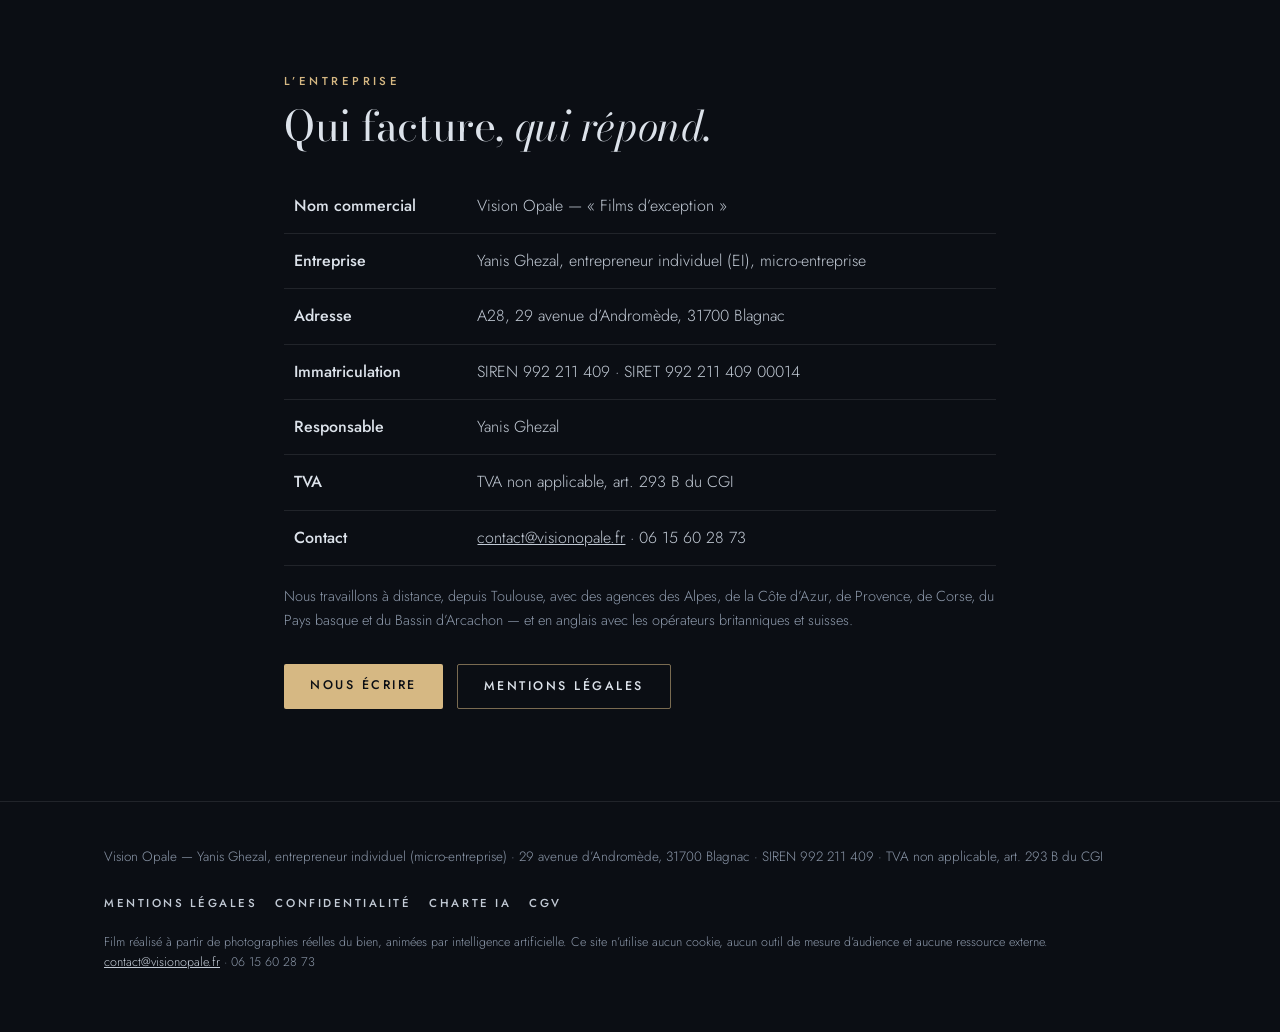
<file: site/a-propos.html>
<!doctype html>
<html lang="fr"><head><meta charset="utf-8"><meta name="viewport" content="width=device-width,initial-scale=1">
<title>À propos — Vision Opale</title>
<meta name="description" content="Vision Opale est un studio de deux personnes : une production sérieuse, des prix publics et une transparence complète sur l’usage de l’intelligence artificielle.">
<link rel="canonical" href="https://visionopale.fr/a-propos.html">
<meta property="og:site_name" content="Vision Opale"><meta property="og:title" content="À propos — Vision Opale">
<meta property="og:description" content="Vision Opale est un studio de deux personnes : une production sérieuse, des prix publics et une transparence complète sur l’usage de l’intelligence artificielle."><meta property="og:type" content="website">
<meta property="og:url" content="https://visionopale.fr/a-propos.html"><meta property="og:image" content="https://visionopale.fr/images/og-image.jpg">
<meta property="og:locale" content="fr_FR">
<meta name="twitter:card" content="summary_large_image">
<meta name="theme-color" content="#0B0E14">
<link rel="alternate" hreflang="fr" href="https://visionopale.fr/index.html"><link rel="alternate" hreflang="en" href="https://visionopale.fr/english.html">
<link rel="icon" href="favicon.ico"><link rel="apple-touch-icon" href="apple-touch-icon.png">
<link rel="stylesheet" href="styles.css">
</head><body>
<header><div class="wrap"><a href="index.html" aria-label="Vision Opale, accueil"><svg xmlns="http://www.w3.org/2000/svg" viewBox="0 0 536.45 96.79" role="img" aria-label="Vision Opale"><defs><linearGradient id="ha-proposop" x1="0" y1="0" x2="1" y2="1"><stop offset="0" stop-color="#AFD4E6"/><stop offset="0.34" stop-color="#CBBEEA"/><stop offset="0.64" stop-color="#F5D3C6"/><stop offset="1" stop-color="#EFE1B4"/></linearGradient><radialGradient id="ha-proposhl" cx=".32" cy=".26" r=".62"><stop offset="0" stop-color="#fff" stop-opacity=".78"/><stop offset=".55" stop-color="#fff" stop-opacity=".08"/><stop offset="1" stop-color="#fff" stop-opacity="0"/></radialGradient></defs><g transform="scale(0.6049)"><mask id="ha-proposcm" maskUnits="userSpaceOnUse" x="0" y="0" width="140" height="162"><rect width="140" height="162" fill="#fff"/><path d="M46.55 51.0 H59.55 L71.62 93.15 L83.05 51.0 H88.55 L70.65 117.0 H65.45 Z" fill="#000"/></mask><g mask="url(#ha-proposcm)"><path d="M68.2 156.6Q80.50000000000001 156.6 88.10000000000001 150.05Q95.7 143.5 99.80000000000001 132.5Q103.9 121.5 105.35000000000001 107.8Q106.80000000000001 94.1 106.80000000000001 79.89999999999999Q106.80000000000001 65.8 105.10000000000001 52.15Q103.4 38.5 99.10000000000001 27.5Q94.80000000000001 16.5 87.25 9.950000000000003Q79.7 3.4000000000000057 68.2 3.4000000000000057Q56.60000000000001 3.4000000000000057 49.050000000000004 9.950000000000003Q41.5 16.5 37.2 27.5Q32.900000000000006 38.5 31.1 52.15Q29.3 65.8 29.3 80.0Q29.3 94.1 30.85 107.8Q32.400000000000006 121.5 36.45 132.5Q40.5 143.5 48.2 150.05Q55.900000000000006 156.6 68.2 156.6Z" fill="url(#ha-proposop)"/><path d="M68.2 156.6Q80.50000000000001 156.6 88.10000000000001 150.05Q95.7 143.5 99.80000000000001 132.5Q103.9 121.5 105.35000000000001 107.8Q106.80000000000001 94.1 106.80000000000001 79.89999999999999Q106.80000000000001 65.8 105.10000000000001 52.15Q103.4 38.5 99.10000000000001 27.5Q94.80000000000001 16.5 87.25 9.950000000000003Q79.7 3.4000000000000057 68.2 3.4000000000000057Q56.60000000000001 3.4000000000000057 49.050000000000004 9.950000000000003Q41.5 16.5 37.2 27.5Q32.900000000000006 38.5 31.1 52.15Q29.3 65.8 29.3 80.0Q29.3 94.1 30.85 107.8Q32.400000000000006 121.5 36.45 132.5Q40.5 143.5 48.2 150.05Q55.900000000000006 156.6 68.2 156.6Z" fill="url(#ha-proposhl)"/></g><path d="M68.2 157.0Q52.7 157.0 40.6 151.1Q28.500000000000004 145.2 20.1 134.6Q11.7 124.0 7.35 110.05Q3.0 96.1 3.0 80.0Q3.0 63.89999999999999 7.65 49.949999999999996Q12.3 36.0 20.85 25.39999999999999Q29.400000000000002 14.799999999999983 41.45 8.899999999999991Q53.5 3.0 68.2 3.0Q82.9 3.0 94.85000000000001 8.899999999999991Q106.80000000000001 14.799999999999983 115.4 25.39999999999999Q124.00000000000001 36.0 128.6 49.949999999999996Q133.2 63.89999999999999 133.2 80.0Q133.2 96.1 128.85 110.05Q124.50000000000001 124.0 116.15 134.6Q107.80000000000001 145.2 95.70000000000002 151.1Q83.60000000000001 157.0 68.2 157.0Z M68.2 156.6Q80.50000000000001 156.6 88.10000000000001 150.05Q95.7 143.5 99.80000000000001 132.5Q103.9 121.5 105.35000000000001 107.8Q106.80000000000001 94.1 106.80000000000001 79.89999999999999Q106.80000000000001 65.8 105.10000000000001 52.15Q103.4 38.5 99.10000000000001 27.5Q94.80000000000001 16.5 87.25 9.950000000000003Q79.7 3.4000000000000057 68.2 3.4000000000000057Q56.60000000000001 3.4000000000000057 49.050000000000004 9.950000000000003Q41.5 16.5 37.2 27.5Q32.900000000000006 38.5 31.1 52.15Q29.3 65.8 29.3 80.0Q29.3 94.1 30.85 107.8Q32.400000000000006 121.5 36.45 132.5Q40.5 143.5 48.2 150.05Q55.900000000000006 156.6 68.2 156.6Z" fill="#DCE2EA" fill-rule="evenodd"/></g><path fill="#DCE2EA" transform="translate(121.49,50.83)" d="M32.472 -33.0V-32.669999999999995H28.622L16.61 0.6599999999999999H15.664L4.092 -32.669999999999995H0.9019999999999999V-33.0H14.542V-32.669999999999995H9.79L18.523999999999997 -5.6979999999999995L28.226 -32.669999999999995H22.66V-33.0ZM43.99999999999999 0.0V-0.32999999999999996H48.818V-32.669999999999995H43.99999999999999V-33.0H59.025999999999996V-32.669999999999995H53.745999999999995V-0.32999999999999996H59.025999999999996V0.0ZM82.588 0.6599999999999999Q79.794 0.6599999999999999 77.82499999999999 -0.21999999999999997Q75.856 -1.0999999999999999 74.514 -2.618L71.764 0.43999999999999995H71.478V-8.953999999999999H71.80799999999999Q72.24799999999999 -7.039999999999999 73.06199999999998 -5.367999999999999Q73.87599999999999 -3.6959999999999997 75.14099999999999 -2.431Q76.40599999999999 -1.166 78.166 -0.43999999999999995Q79.926 0.286 82.28 0.286Q84.54599999999999 0.286 86.22899999999998 -0.5389999999999999Q87.91199999999999 -1.3639999999999999 88.83599999999998 -2.9259999999999997Q89.75999999999999 -4.4879999999999995 89.75999999999999 -6.688Q89.75999999999999 -8.58 88.792 -9.889Q87.824 -11.197999999999999 86.251 -12.155Q84.678 -13.112 82.775 -13.937Q80.872 -14.761999999999999 78.97999999999999 -15.686Q77.088 -16.61 75.50399999999999 -17.842Q73.92 -19.073999999999998 72.963 -20.833999999999996Q72.006 -22.593999999999998 72.006 -25.124Q72.006 -27.631999999999998 73.293 -29.502Q74.58 -31.372 76.69200000000001 -32.406Q78.804 -33.44 81.312 -33.44Q83.46799999999999 -33.44 85.23899999999999 -32.757999999999996Q87.00999999999999 -32.076 88.286 -30.668L91.014 -33.44H91.3V-24.156H90.97Q90.398 -27.125999999999998 89.122 -29.095Q87.846 -31.063999999999997 85.95400000000001 -32.043Q84.062 -33.022 81.68599999999999 -33.022Q78.672 -33.022 77.11 -31.503999999999998Q75.548 -29.985999999999997 75.548 -27.5Q75.548 -25.805999999999997 76.494 -24.618Q77.44 -23.43 78.97999999999999 -22.517Q80.52 -21.604 82.38999999999999 -20.778999999999996Q84.25999999999999 -19.953999999999997 86.119 -18.974999999999998Q87.978 -17.996 89.518 -16.686999999999998Q91.05799999999999 -15.377999999999998 92.00399999999999 -13.508Q92.94999999999999 -11.638 92.94999999999999 -8.975999999999999Q92.94999999999999 -6.072 91.66299999999998 -3.9050000000000002Q90.37599999999999 -1.738 88.03299999999999 -0.539Q85.69 0.6599999999999999 82.588 0.6599999999999999ZM105.26999999999998 0.0V-0.32999999999999996H110.08799999999998V-32.669999999999995H105.26999999999998V-33.0H120.29599999999998V-32.669999999999995H115.01599999999999V-0.32999999999999996H120.29599999999998V0.0ZM147.224 0.43999999999999995Q143.83599999999998 0.43999999999999995 141.17399999999998 -0.8579999999999999Q138.51199999999997 -2.1559999999999997 136.664 -4.4879999999999995Q134.81599999999997 -6.819999999999999 133.84799999999996 -9.889Q132.87999999999997 -12.957999999999998 132.87999999999997 -16.5Q132.87999999999997 -20.041999999999998 133.90299999999996 -23.110999999999997Q134.926 -26.18 136.81799999999998 -28.512Q138.70999999999998 -30.843999999999998 141.34999999999997 -32.141999999999996Q143.98999999999998 -33.44 147.224 -33.44Q150.45799999999997 -33.44 153.087 -32.141999999999996Q155.71599999999998 -30.843999999999998 157.60799999999998 -28.512Q159.49999999999997 -26.18 160.51199999999997 -23.110999999999997Q161.52399999999997 -20.041999999999998 161.52399999999997 -16.5Q161.52399999999997 -12.957999999999998 160.56699999999998 -9.889Q159.60999999999999 -6.819999999999999 157.77299999999997 -4.4879999999999995Q155.93599999999998 -2.1559999999999997 153.27399999999997 -0.8579999999999999Q150.61199999999997 0.43999999999999995 147.224 0.43999999999999995ZM147.224 0.132Q149.95199999999997 0.132 151.62399999999997 -1.2759999999999998Q153.29599999999996 -2.6839999999999997 154.18699999999995 -5.06Q155.07799999999997 -7.436 155.40799999999996 -10.417Q155.73799999999997 -13.398 155.73799999999997 -16.5Q155.73799999999997 -19.624 155.35299999999995 -22.594Q154.96799999999996 -25.564 154.02199999999996 -27.939999999999998Q153.07599999999996 -30.316 151.41499999999996 -31.723999999999997Q149.75399999999996 -33.132 147.224 -33.132Q144.67199999999997 -33.132 143.01099999999997 -31.723999999999997Q141.34999999999997 -30.316 140.40399999999997 -27.939999999999998Q139.45799999999997 -25.564 139.06199999999995 -22.594Q138.66599999999997 -19.624 138.66599999999997 -16.5Q138.66599999999997 -13.398 139.00699999999998 -10.417Q139.34799999999998 -7.436 140.23899999999998 -5.06Q141.12999999999997 -2.6839999999999997 142.82399999999996 -1.2759999999999998Q144.51799999999997 0.132 147.224 0.132ZM178.88199999999998 -33.0V-0.32999999999999996H184.09599999999998V0.0H174.12999999999997V-0.32999999999999996H178.52999999999997V-32.669999999999995H174.12999999999997V-33.0ZM205.19399999999996 -33.0V-32.669999999999995H200.57399999999996V0.43999999999999995H200.13399999999996L178.63999999999996 -33.0H184.55799999999996L200.22199999999998 -7.986V-32.669999999999995H195.07399999999996V-33.0ZM252.80199999999996 0.43999999999999995Q249.414 0.43999999999999995 246.75199999999998 -0.8579999999999999Q244.08999999999997 -2.1559999999999997 242.24199999999996 -4.4879999999999995Q240.39399999999998 -6.819999999999999 239.426 -9.889Q238.45799999999997 -12.957999999999998 238.45799999999997 -16.5Q238.45799999999997 -20.041999999999998 239.481 -23.110999999999997Q240.504 -26.18 242.396 -28.512Q244.28799999999998 -30.843999999999998 246.928 -32.141999999999996Q249.56799999999998 -33.44 252.80199999999996 -33.44Q256.036 -33.44 258.66499999999996 -32.141999999999996Q261.294 -30.843999999999998 263.186 -28.512Q265.078 -26.18 266.09 -23.110999999999997Q267.102 -20.041999999999998 267.102 -16.5Q267.102 -12.957999999999998 266.145 -9.889Q265.188 -6.819999999999999 263.351 -4.4879999999999995Q261.51399999999995 -2.1559999999999997 258.852 -0.8579999999999999Q256.19 0.43999999999999995 252.80199999999996 0.43999999999999995ZM252.80199999999996 0.132Q255.52999999999997 0.132 257.202 -1.2759999999999998Q258.87399999999997 -2.6839999999999997 259.765 -5.06Q260.65599999999995 -7.436 260.986 -10.417Q261.316 -13.398 261.316 -16.5Q261.316 -19.624 260.931 -22.594Q260.546 -25.564 259.6 -27.939999999999998Q258.654 -30.316 256.993 -31.723999999999997Q255.332 -33.132 252.80199999999996 -33.132Q250.24999999999997 -33.132 248.58899999999997 -31.723999999999997Q246.92799999999997 -30.316 245.98199999999997 -27.939999999999998Q245.03599999999997 -25.564 244.64 -22.594Q244.24399999999997 -19.624 244.24399999999997 -16.5Q244.24399999999997 -13.398 244.58499999999998 -10.417Q244.926 -7.436 245.81699999999998 -5.06Q246.70799999999997 -2.6839999999999997 248.402 -1.2759999999999998Q250.09599999999998 0.132 252.80199999999996 0.132ZM293.282 -33.0Q297.33 -33.0 299.89300000000003 -31.856Q302.456 -30.712 303.688 -28.633Q304.92 -26.554 304.92 -23.694Q304.92 -20.834 303.688 -18.832Q302.456 -16.83 299.89300000000003 -15.774Q297.33 -14.718 293.282 -14.718H288.596V-0.32999999999999996H292.534V0.0H279.708V-0.32999999999999996H283.646V-32.669999999999995H279.708V-33.0ZM288.596 -15.047999999999998H293.04Q294.58 -15.047999999999998 295.757 -15.828999999999999Q296.934 -16.61 297.726 -17.897Q298.51800000000003 -19.183999999999997 298.925 -20.701999999999998Q299.332 -22.22 299.332 -23.694Q299.332 -25.168 298.925 -26.729999999999997Q298.51800000000003 -28.291999999999998 297.726 -29.644999999999996Q296.934 -30.997999999999998 295.757 -31.833999999999996Q294.58 -32.669999999999995 293.04 -32.669999999999995H288.596ZM320.056 -10.581999999999999V-10.911999999999999H333.784V-10.581999999999999ZM328.78999999999996 -33.66 340.34 -0.32999999999999996H343.55199999999996V0.0H330.154V-0.32999999999999996H334.664L325.974 -27.214L316.58 -0.32999999999999996H321.70599999999996V0.0H312.026V-0.32999999999999996H316.20599999999996L327.866 -33.66ZM355.10200000000003 0.0V-0.32999999999999996H359.04V-32.669999999999995H355.10200000000003V-33.0H367.928V-32.669999999999995H363.99V-0.32999999999999996H370.128Q372.68 -0.32999999999999996 374.33000000000004 -1.034Q375.98 -1.738 376.92600000000004 -3.0140000000000002Q377.872 -4.29 378.279 -6.05Q378.686 -7.81 378.752 -9.899999999999999H379.082V0.0ZM390.76400000000007 0.0V-0.32999999999999996H394.70200000000006V-32.669999999999995H390.76400000000007V-33.0H414.50200000000007V-23.979999999999997H414.194Q414.08400000000006 -26.334 413.2370000000001 -28.314Q412.39000000000004 -30.293999999999997 410.696 -31.481999999999996Q409.00200000000007 -32.669999999999995 406.42800000000005 -32.669999999999995H399.65200000000004V-0.32999999999999996H405.98800000000006Q409.00200000000007 -0.32999999999999996 410.87200000000007 -1.562Q412.742 -2.794 413.63300000000004 -4.95Q414.52400000000006 -7.106 414.634 -9.899999999999999H414.96400000000006V0.0ZM406.89000000000004 -12.056Q406.802 -13.53 406.09800000000007 -14.619Q405.39400000000006 -15.707999999999998 404.30500000000006 -16.302Q403.21600000000007 -16.896 401.96200000000005 -16.896H398.06800000000004V-17.226H401.96200000000005Q403.21600000000007 -17.226 404.30500000000006 -17.776Q405.39400000000006 -18.326 406.09800000000007 -19.36Q406.802 -20.394 406.89000000000004 -21.868H407.22V-12.056Z"/><path fill="#8C98AA" transform="translate(123.45,79.41)" d="M0.945 0.0V-9.72H6.615V-8.5185H2.1465V-5.46075H5.805V-4.25925H2.1465V0.0ZM14.985000000000001 0.0V-9.72H16.186500000000002V0.0ZM25.366500000000002 0.0V-9.72H26.568V-1.14075H31.076999999999998V0.0ZM39.2445 0.0V-9.72H40.338L44.010000000000005 -1.97775L47.66175 -9.72H48.768750000000004V-0.00675H47.628V-7.08075L44.32725 0.0H43.686L40.38525 -7.08075V0.0ZM61.12800000000001 0.20249999999999999Q60.09525000000001 0.20249999999999999 59.268375000000006 -0.14850000000000002Q58.441500000000005 -0.4995 57.904875000000004 -1.1508749999999999Q57.36825000000001 -1.80225 57.206250000000004 -2.69325L58.44825000000001 -2.889Q58.68450000000001 -1.971 59.43037500000001 -1.454625Q60.17625000000001 -0.93825 61.188750000000006 -0.93825Q61.843500000000006 -0.93825 62.37337500000001 -1.144125Q62.90325000000001 -1.35 63.213750000000005 -1.73475Q63.52425000000001 -2.1195 63.52425000000001 -2.646Q63.52425000000001 -2.9699999999999998 63.41287500000001 -3.2028749999999997Q63.301500000000004 -3.43575 63.109125000000006 -3.6011249999999997Q62.91675000000001 -3.7664999999999997 62.67375000000001 -3.8812499999999996Q62.43075000000001 -3.996 62.167500000000004 -4.07025L59.690250000000006 -4.806Q59.285250000000005 -4.9275 58.907250000000005 -5.113125Q58.529250000000005 -5.29875 58.23225000000001 -5.578875Q57.93525000000001 -5.859 57.75975000000001 -6.253875Q57.584250000000004 -6.64875 57.584250000000004 -7.18875Q57.584250000000004 -8.05275 58.033125000000005 -8.663625Q58.482000000000006 -9.2745 59.25150000000001 -9.5985Q60.02100000000001 -9.9225 60.986250000000005 -9.91575Q61.96500000000001 -9.909 62.73787500000001 -9.568125Q63.51075000000001 -9.22725 64.020375 -8.592749999999999Q64.53 -7.95825 64.7055 -7.074L63.429750000000006 -6.85125Q63.328500000000005 -7.44525 62.980875000000005 -7.873875Q62.633250000000004 -8.3025 62.1135 -8.535375Q61.59375000000001 -8.76825 60.972750000000005 -8.775Q60.37875000000001 -8.78175 59.89950000000001 -8.586Q59.42025000000001 -8.39025 59.136750000000006 -8.042625000000001Q58.85325000000001 -7.695 58.85325000000001 -7.24275Q58.85325000000001 -6.79725 59.109750000000005 -6.523875Q59.36625000000001 -6.2505 59.740875 -6.091875Q60.115500000000004 -5.93325 60.47325000000001 -5.832L62.322750000000006 -5.29875Q62.64000000000001 -5.211 63.055125000000004 -5.05575Q63.47025000000001 -4.9005 63.86175000000001 -4.620375Q64.25325000000001 -4.34025 64.50975000000001 -3.877875Q64.76625000000001 -3.4154999999999998 64.76625000000001 -2.7135Q64.76625000000001 -2.0115 64.48612500000002 -1.46475Q64.206 -0.918 63.706500000000005 -0.550125Q63.20700000000001 -0.18225 62.545500000000004 0.010124999999999995Q61.88400000000001 0.20249999999999999 61.12800000000001 0.20249999999999999ZM82.92375 0.0V-9.72H85.92075Q86.06925000000001 -9.72 86.44050000000001 -9.71325Q86.81175 -9.7065 87.14925000000001 -9.65925Q88.2765 -9.51075 89.035875 -8.839125Q89.79525000000001 -8.1675 90.18 -7.13475Q90.56475 -6.102 90.56475 -4.86Q90.56475 -3.618 90.18 -2.58525Q89.79525000000001 -1.5525 89.035875 -0.880875Q88.2765 -0.20925 87.14925000000001 -0.06075Q86.81175 -0.02025 86.43712500000001 -0.010125Q86.0625 0.0 85.92075 0.0ZM84.159 -1.1475H85.92075Q86.17725 -1.1475 86.4945 -1.164375Q86.81175 -1.18125 87.048 -1.22175Q87.84450000000001 -1.37025 88.33725000000001 -1.89Q88.83000000000001 -2.40975 89.05950000000001 -3.186Q89.289 -3.96225 89.289 -4.86Q89.289 -5.778 89.05612500000001 -6.55425Q88.82325 -7.3305 88.3305 -7.843500000000001Q87.83775 -8.3565 87.048 -8.49825Q86.81175 -8.5455 86.48775 -8.559000000000001Q86.16375000000001 -8.5725 85.92075 -8.5725H84.159ZM99.20475 -6.682499999999999 99.279 -7.24275Q99.5625 -7.2225 99.70425 -7.35075Q99.846 -7.478999999999999 99.88650000000001 -7.70175Q99.927 -7.9245 99.9 -8.1945H99.20475V-9.719999999999999H100.52775V-7.992Q100.52775 -7.28325 100.180125 -6.9254999999999995Q99.8325 -6.56775 99.20475 -6.682499999999999ZM109.431 0.0V-9.72H115.57350000000001V-8.57925H110.63250000000001V-5.535H114.76350000000001V-4.3942499999999995H110.63250000000001V-1.14075H115.57350000000001V0.0ZM123.40350000000001 0.0 126.74475 -4.92075 123.49125000000001 -9.72H124.956L127.47375000000001 -5.93325L129.98475 -9.72H131.45625L128.20275 -4.92075L131.53725 0.0H130.0725L127.47375000000001 -3.9015L124.875 0.0ZM143.22825 0.20249999999999999Q141.777 0.20249999999999999 140.7645 -0.43875000000000003Q139.752 -1.08 139.222125 -2.22075Q138.69225 -3.3615 138.69225 -4.86Q138.69225 -6.3585 139.222125 -7.49925Q139.752 -8.64 140.7645 -9.28125Q141.777 -9.9225 143.22825 -9.9225Q144.91575 -9.9225 146.005875 -9.065249999999999Q147.096 -8.208 147.50775 -6.75675L146.286 -6.4327499999999995Q145.989 -7.5195 145.22625 -8.14725Q144.4635 -8.775 143.22825 -8.775Q142.1415 -8.775 141.41925 -8.282250000000001Q140.697 -7.7895 140.33249999999998 -6.908625000000001Q139.968 -6.02775 139.96125 -4.86Q139.9545 -3.699 140.31900000000002 -2.8181249999999998Q140.6835 -1.93725 141.41250000000002 -1.441125Q142.1415 -0.945 143.22825 -0.945Q144.4635 -0.945 145.22625 -1.576125Q145.989 -2.20725 146.286 -3.28725L147.50775 -2.96325Q147.096 -1.51875 146.005875 -0.6581250000000001Q144.91575 0.20249999999999999 143.22825 0.20249999999999999ZM156.01275 0.0V-9.72H162.15525000000002V-8.57925H157.21425000000002V-5.535H161.34525000000002V-4.3942499999999995H157.21425000000002V-1.14075H162.15525000000002V0.0ZM170.79525 0.0V-9.72H174.63600000000002Q174.77775000000003 -9.72 174.9735 -9.709875Q175.16925 -9.69975 175.35150000000002 -9.666Q176.14125 -9.5445 176.67787500000003 -9.126Q177.21450000000002 -8.7075 177.48450000000003 -8.069625Q177.7545 -7.43175 177.7545 -6.6555Q177.7545 -5.886 177.48112500000002 -5.248125Q177.20775 -4.61025 176.67112500000002 -4.188375Q176.1345 -3.7664999999999997 175.35150000000002 -3.645Q175.16925 -3.618 174.9735 -3.6045Q174.77775000000003 -3.5909999999999997 174.63600000000002 -3.5909999999999997H171.99675000000002V0.0ZM171.99675000000002 -4.73175H174.59550000000002Q174.72375000000002 -4.73175 174.88912500000004 -4.74525Q175.05450000000002 -4.75875 175.20300000000003 -4.7924999999999995Q175.66875000000002 -4.9005 175.962375 -5.187374999999999Q176.25600000000003 -5.47425 176.39100000000002 -5.862375Q176.526 -6.2505 176.526 -6.6555Q176.526 -7.0605 176.39100000000002 -7.448625Q176.25600000000003 -7.83675 175.962375 -8.126999999999999Q175.66875000000002 -8.41725 175.20300000000003 -8.5185Q175.05450000000002 -8.559 174.88912500000004 -8.569125Q174.72375000000002 -8.57925 174.59550000000002 -8.57925H171.99675000000002ZM188.62875000000003 0.0V-8.57925H185.3145V-9.72H193.14450000000002V-8.57925H189.83025V0.0ZM201.37950000000004 0.0V-9.72H202.58100000000002V0.0ZM215.62200000000004 0.20249999999999999Q214.17075000000003 0.20249999999999999 213.15825000000004 -0.43875000000000003Q212.14575000000005 -1.08 211.61587500000005 -2.22075Q211.08600000000004 -3.3615 211.08600000000004 -4.86Q211.08600000000004 -6.3585 211.61587500000005 -7.49925Q212.14575000000005 -8.64 213.15825000000004 -9.28125Q214.17075000000003 -9.9225 215.62200000000004 -9.9225Q217.08000000000004 -9.9225 218.09250000000003 -9.28125Q219.10500000000005 -8.64 219.63150000000005 -7.49925Q220.15800000000004 -6.3585 220.15800000000004 -4.86Q220.15800000000004 -3.3615 219.63150000000005 -2.22075Q219.10500000000005 -1.08 218.09250000000003 -0.43875000000000003Q217.08000000000004 0.20249999999999999 215.62200000000004 0.20249999999999999ZM215.62200000000004 -0.945Q216.70875000000004 -0.93825 217.43437500000005 -1.434375Q218.16000000000005 -1.9304999999999999 218.52112500000004 -2.81475Q218.88225000000003 -3.699 218.88225000000003 -4.86Q218.88225000000003 -6.02775 218.52112500000004 -6.9052500000000006Q218.16000000000005 -7.78275 217.43437500000005 -8.275500000000001Q216.70875000000004 -8.76825 215.62200000000004 -8.775Q214.53525000000005 -8.78175 213.81637500000005 -8.289Q213.09750000000005 -7.79625 212.73300000000006 -6.912Q212.36850000000004 -6.02775 212.36175000000003 -4.86Q212.35500000000005 -3.699 212.71950000000004 -2.8215Q213.08400000000003 -1.944 213.80962500000004 -1.447875Q214.53525000000005 -0.95175 215.62200000000004 -0.945ZM228.52800000000005 0.0V-9.72H229.74300000000005L234.81225000000006 -2.12625V-9.72H236.02725000000007V0.0H234.81225000000006L229.74300000000005 -7.6005V0.0Z"/></svg></a>
<button class="burger" aria-expanded="false" aria-controls="menu">Menu</button>
<nav id="menu"><a href="methode.html">Méthode</a><a href="offre.html">Offre</a><a href="films.html">Films</a><a href="a-propos.html" aria-current="page">À propos</a><a href="contact.html">Contact</a><a class="en" href="english.html">English</a></nav></div></header>
<main>
<section class="page-head"><div class="wrap narrow">
<p class="eyebrow">À propos</p><h1>Deux personnes, <em>une promesse tenue.</em></h1>
<p class="lead">Vision Opale est un studio volontairement petit. Nous préférons livrer dix catalogues à l’heure promise que cent en retard. Tout ce que nous vendons est écrit : les délais, les garanties, les prix.</p>
</div></section>

<section><div class="wrap">
<div class="who"><div class="ph"><svg xmlns="http://www.w3.org/2000/svg" viewBox="0 0 136.20 160.00" role="img" aria-label="Vision Opale"><defs><linearGradient id="ap1op" x1="0" y1="0" x2="1" y2="1"><stop offset="0" stop-color="#AFD4E6"/><stop offset="0.34" stop-color="#CBBEEA"/><stop offset="0.64" stop-color="#F5D3C6"/><stop offset="1" stop-color="#EFE1B4"/></linearGradient><radialGradient id="ap1hl" cx=".32" cy=".26" r=".62"><stop offset="0" stop-color="#fff" stop-opacity=".78"/><stop offset=".55" stop-color="#fff" stop-opacity=".08"/><stop offset="1" stop-color="#fff" stop-opacity="0"/></radialGradient></defs><mask id="ap1cm" maskUnits="userSpaceOnUse" x="0" y="0" width="140" height="162"><rect width="140" height="162" fill="#fff"/><path d="M46.55 51.0 H59.55 L71.62 93.15 L83.05 51.0 H88.55 L70.65 117.0 H65.45 Z" fill="#000"/></mask><g mask="url(#ap1cm)"><path d="M68.2 156.6Q80.50000000000001 156.6 88.10000000000001 150.05Q95.7 143.5 99.80000000000001 132.5Q103.9 121.5 105.35000000000001 107.8Q106.80000000000001 94.1 106.80000000000001 79.89999999999999Q106.80000000000001 65.8 105.10000000000001 52.15Q103.4 38.5 99.10000000000001 27.5Q94.80000000000001 16.5 87.25 9.950000000000003Q79.7 3.4000000000000057 68.2 3.4000000000000057Q56.60000000000001 3.4000000000000057 49.050000000000004 9.950000000000003Q41.5 16.5 37.2 27.5Q32.900000000000006 38.5 31.1 52.15Q29.3 65.8 29.3 80.0Q29.3 94.1 30.85 107.8Q32.400000000000006 121.5 36.45 132.5Q40.5 143.5 48.2 150.05Q55.900000000000006 156.6 68.2 156.6Z" fill="url(#ap1op)"/><path d="M68.2 156.6Q80.50000000000001 156.6 88.10000000000001 150.05Q95.7 143.5 99.80000000000001 132.5Q103.9 121.5 105.35000000000001 107.8Q106.80000000000001 94.1 106.80000000000001 79.89999999999999Q106.80000000000001 65.8 105.10000000000001 52.15Q103.4 38.5 99.10000000000001 27.5Q94.80000000000001 16.5 87.25 9.950000000000003Q79.7 3.4000000000000057 68.2 3.4000000000000057Q56.60000000000001 3.4000000000000057 49.050000000000004 9.950000000000003Q41.5 16.5 37.2 27.5Q32.900000000000006 38.5 31.1 52.15Q29.3 65.8 29.3 80.0Q29.3 94.1 30.85 107.8Q32.400000000000006 121.5 36.45 132.5Q40.5 143.5 48.2 150.05Q55.900000000000006 156.6 68.2 156.6Z" fill="url(#ap1hl)"/></g><path d="M68.2 157.0Q52.7 157.0 40.6 151.1Q28.500000000000004 145.2 20.1 134.6Q11.7 124.0 7.35 110.05Q3.0 96.1 3.0 80.0Q3.0 63.89999999999999 7.65 49.949999999999996Q12.3 36.0 20.85 25.39999999999999Q29.400000000000002 14.799999999999983 41.45 8.899999999999991Q53.5 3.0 68.2 3.0Q82.9 3.0 94.85000000000001 8.899999999999991Q106.80000000000001 14.799999999999983 115.4 25.39999999999999Q124.00000000000001 36.0 128.6 49.949999999999996Q133.2 63.89999999999999 133.2 80.0Q133.2 96.1 128.85 110.05Q124.50000000000001 124.0 116.15 134.6Q107.80000000000001 145.2 95.70000000000002 151.1Q83.60000000000001 157.0 68.2 157.0Z M68.2 156.6Q80.50000000000001 156.6 88.10000000000001 150.05Q95.7 143.5 99.80000000000001 132.5Q103.9 121.5 105.35000000000001 107.8Q106.80000000000001 94.1 106.80000000000001 79.89999999999999Q106.80000000000001 65.8 105.10000000000001 52.15Q103.4 38.5 99.10000000000001 27.5Q94.80000000000001 16.5 87.25 9.950000000000003Q79.7 3.4000000000000057 68.2 3.4000000000000057Q56.60000000000001 3.4000000000000057 49.050000000000004 9.950000000000003Q41.5 16.5 37.2 27.5Q32.900000000000006 38.5 31.1 52.15Q29.3 65.8 29.3 80.0Q29.3 94.1 30.85 107.8Q32.400000000000006 121.5 36.45 132.5Q40.5 143.5 48.2 150.05Q55.900000000000006 156.6 68.2 156.6Z" fill="#DCE2EA" fill-rule="evenodd"/></svg></div>
<div><p class="eyebrow">Production</p><h3>Yanis Ghezal</h3>
<p>Co-fondateur. Il produit les films : sélection des photos, animation, montage, étalonnage, livraison. Il suit chaque catalogue de la charte du premier film au dernier lot, et échange en anglais avec les opérateurs internationaux.</p>
<!-- BLANC : photo de Yanis (portrait carré, 800 px minimum) à placer dans images/yanis.jpg, et bio à compléter si souhaité -->
</div></div>
<div class="who" style="margin-top:44px"><div class="ph"><svg xmlns="http://www.w3.org/2000/svg" viewBox="0 0 136.20 160.00" role="img" aria-label="Vision Opale"><defs><linearGradient id="ap2op" x1="0" y1="0" x2="1" y2="1"><stop offset="0" stop-color="#AFD4E6"/><stop offset="0.34" stop-color="#CBBEEA"/><stop offset="0.64" stop-color="#F5D3C6"/><stop offset="1" stop-color="#EFE1B4"/></linearGradient><radialGradient id="ap2hl" cx=".32" cy=".26" r=".62"><stop offset="0" stop-color="#fff" stop-opacity=".78"/><stop offset=".55" stop-color="#fff" stop-opacity=".08"/><stop offset="1" stop-color="#fff" stop-opacity="0"/></radialGradient></defs><mask id="ap2cm" maskUnits="userSpaceOnUse" x="0" y="0" width="140" height="162"><rect width="140" height="162" fill="#fff"/><path d="M46.55 51.0 H59.55 L71.62 93.15 L83.05 51.0 H88.55 L70.65 117.0 H65.45 Z" fill="#000"/></mask><g mask="url(#ap2cm)"><path d="M68.2 156.6Q80.50000000000001 156.6 88.10000000000001 150.05Q95.7 143.5 99.80000000000001 132.5Q103.9 121.5 105.35000000000001 107.8Q106.80000000000001 94.1 106.80000000000001 79.89999999999999Q106.80000000000001 65.8 105.10000000000001 52.15Q103.4 38.5 99.10000000000001 27.5Q94.80000000000001 16.5 87.25 9.950000000000003Q79.7 3.4000000000000057 68.2 3.4000000000000057Q56.60000000000001 3.4000000000000057 49.050000000000004 9.950000000000003Q41.5 16.5 37.2 27.5Q32.900000000000006 38.5 31.1 52.15Q29.3 65.8 29.3 80.0Q29.3 94.1 30.85 107.8Q32.400000000000006 121.5 36.45 132.5Q40.5 143.5 48.2 150.05Q55.900000000000006 156.6 68.2 156.6Z" fill="url(#ap2op)"/><path d="M68.2 156.6Q80.50000000000001 156.6 88.10000000000001 150.05Q95.7 143.5 99.80000000000001 132.5Q103.9 121.5 105.35000000000001 107.8Q106.80000000000001 94.1 106.80000000000001 79.89999999999999Q106.80000000000001 65.8 105.10000000000001 52.15Q103.4 38.5 99.10000000000001 27.5Q94.80000000000001 16.5 87.25 9.950000000000003Q79.7 3.4000000000000057 68.2 3.4000000000000057Q56.60000000000001 3.4000000000000057 49.050000000000004 9.950000000000003Q41.5 16.5 37.2 27.5Q32.900000000000006 38.5 31.1 52.15Q29.3 65.8 29.3 80.0Q29.3 94.1 30.85 107.8Q32.400000000000006 121.5 36.45 132.5Q40.5 143.5 48.2 150.05Q55.900000000000006 156.6 68.2 156.6Z" fill="url(#ap2hl)"/></g><path d="M68.2 157.0Q52.7 157.0 40.6 151.1Q28.500000000000004 145.2 20.1 134.6Q11.7 124.0 7.35 110.05Q3.0 96.1 3.0 80.0Q3.0 63.89999999999999 7.65 49.949999999999996Q12.3 36.0 20.85 25.39999999999999Q29.400000000000002 14.799999999999983 41.45 8.899999999999991Q53.5 3.0 68.2 3.0Q82.9 3.0 94.85000000000001 8.899999999999991Q106.80000000000001 14.799999999999983 115.4 25.39999999999999Q124.00000000000001 36.0 128.6 49.949999999999996Q133.2 63.89999999999999 133.2 80.0Q133.2 96.1 128.85 110.05Q124.50000000000001 124.0 116.15 134.6Q107.80000000000001 145.2 95.70000000000002 151.1Q83.60000000000001 157.0 68.2 157.0Z M68.2 156.6Q80.50000000000001 156.6 88.10000000000001 150.05Q95.7 143.5 99.80000000000001 132.5Q103.9 121.5 105.35000000000001 107.8Q106.80000000000001 94.1 106.80000000000001 79.89999999999999Q106.80000000000001 65.8 105.10000000000001 52.15Q103.4 38.5 99.10000000000001 27.5Q94.80000000000001 16.5 87.25 9.950000000000003Q79.7 3.4000000000000057 68.2 3.4000000000000057Q56.60000000000001 3.4000000000000057 49.050000000000004 9.950000000000003Q41.5 16.5 37.2 27.5Q32.900000000000006 38.5 31.1 52.15Q29.3 65.8 29.3 80.0Q29.3 94.1 30.85 107.8Q32.400000000000006 121.5 36.45 132.5Q40.5 143.5 48.2 150.05Q55.900000000000006 156.6 68.2 156.6Z" fill="#DCE2EA" fill-rule="evenodd"/></svg></div>
<div><p class="eyebrow">Relation client</p><h3>Ladji Moussa Rousseaud</h3>
<p>Co-fondateur. Il est votre interlocuteur : premier échange, visio de vingt minutes, devis, suivi de la production et point de fin de saison.</p>
<!-- BLANC : photo de Ladji (portrait carré, 800 px minimum) à placer dans images/ladji.jpg, et bio à compléter si souhaité -->
</div></div>
</div></section>

<section class="alt"><div class="wrap"><p class="eyebrow">Nos engagements</p><h2>Quatre règles <em>que nous ne discutons pas.</em></h2>
<div class="grid2">
<div class="pt"><h3>Nous disons que c’est de l’IA</h3><p>Sur chaque film, en français et en anglais. Un bien ne se vend pas mieux parce qu’on a menti sur la façon dont on l’a filmé.</p></div>
<div class="pt"><h3>Nous ne touchons pas au bien</h3><p>Aucune pièce ajoutée, aucun défaut effacé, aucune vue inventée. Le client qui arrive doit reconnaître ce qu’il a vu.</p></div>
<div class="pt"><h3>Nous ne produisons pas sans droits</h3><p>Pas de film sur des photographies dont vous ne détenez pas les droits d’adaptation. Nous fournissons l’accord à faire signer au photographe.</p></div>
<div class="pt"><h3>Nous ne promettons pas de résultats</h3><p>Nous ne citons aucun pourcentage de réservations en plus. Nous vous donnons un film, un seuil de rentabilité calculé avec vos chiffres, et vous jugez.</p></div>
</div></div></section>

<section><div class="wrap narrow"><p class="eyebrow">L’entreprise</p><h2>Qui facture, <em>qui répond.</em></h2>
<table>
<tr><td><b>Nom commercial</b></td><td>Vision Opale — « Films d’exception »</td></tr>
<tr><td><b>Entreprise</b></td><td>Yanis Ghezal, entrepreneur individuel (EI), micro-entreprise</td></tr>
<tr><td><b>Adresse</b></td><td>A28, 29 avenue d’Andromède, 31700 Blagnac</td></tr>
<tr><td><b>Immatriculation</b></td><td>SIREN 992 211 409 · SIRET 992 211 409 00014</td></tr>
<tr><td><b>Responsable</b></td><td>Yanis Ghezal</td></tr>
<tr><td><b>TVA</b></td><td>TVA non applicable, art. 293 B du CGI</td></tr>
<tr><td><b>Contact</b></td><td><a href="mailto:contact@visionopale.fr">contact@visionopale.fr</a> · 06 15 60 28 73</td></tr>
</table>
<p class="note">Nous travaillons à distance, depuis Toulouse, avec des agences des Alpes, de la Côte d’Azur, de Provence, de Corse, du Pays basque et du Bassin d’Arcachon — et en anglais avec les opérateurs britanniques et suisses.</p>
<div class="ctas"><a class="btn gold" href="contact.html">Nous écrire</a><a class="btn line" href="mentions-legales.html">Mentions légales</a></div>
</div></section>
</main>
<footer><div class="wrap"><div class="row">
<span>Vision Opale — Yanis Ghezal, entrepreneur individuel (micro-entreprise) · 29 avenue d’Andromède, 31700 Blagnac · SIREN 992 211 409 · TVA non applicable, art. 293 B du CGI</span>
<nav><a href="mentions-legales.html">Mentions légales</a><a href="confidentialite.html">Confidentialité</a><a href="charte-ia.html">Charte IA</a><a href="cgv.html">CGV</a></nav></div>
<p class="fine">Film réalisé à partir de photographies réelles du bien, animées par intelligence artificielle. Ce site n’utilise aucun cookie, aucun outil de mesure d’audience et aucune ressource externe.<br>
<a href="mailto:contact@visionopale.fr">contact@visionopale.fr</a> · 06 15 60 28 73</p></div></footer>
<script src="site.js"></script></body></html>
</file>
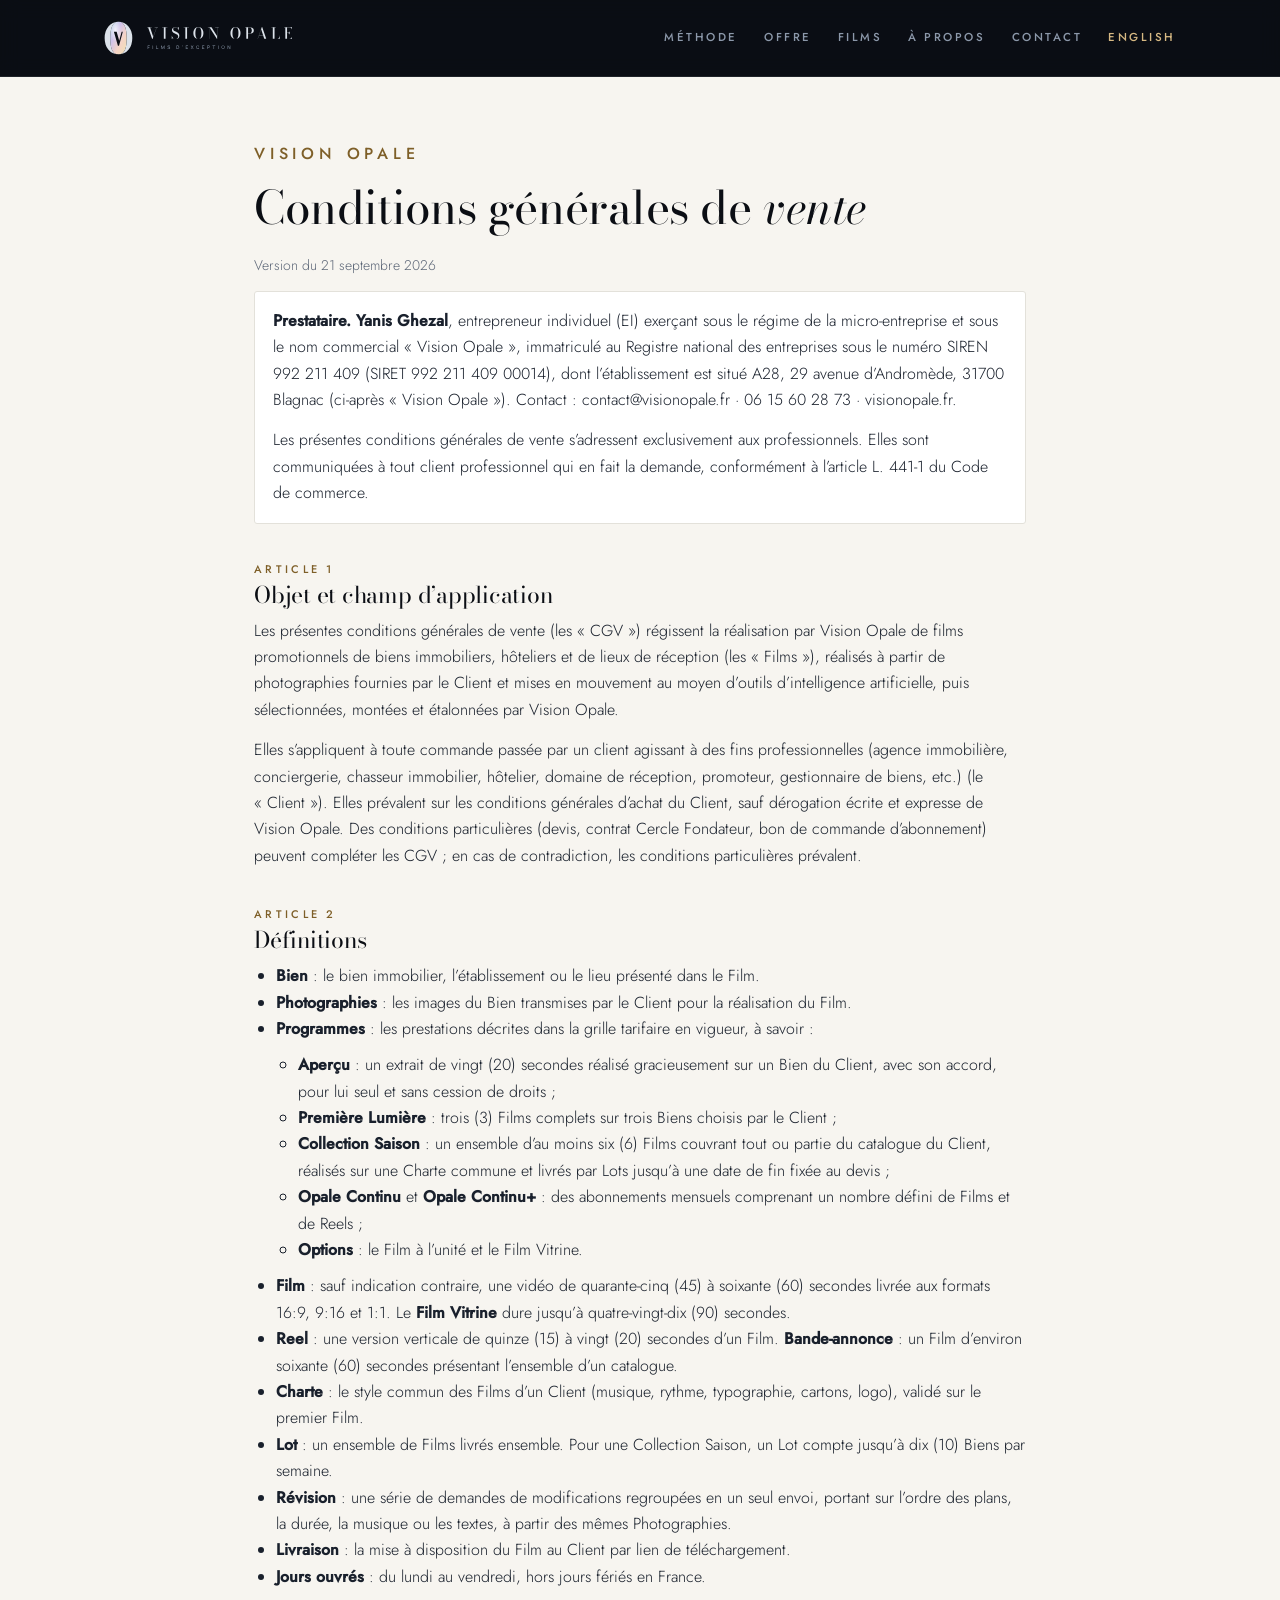
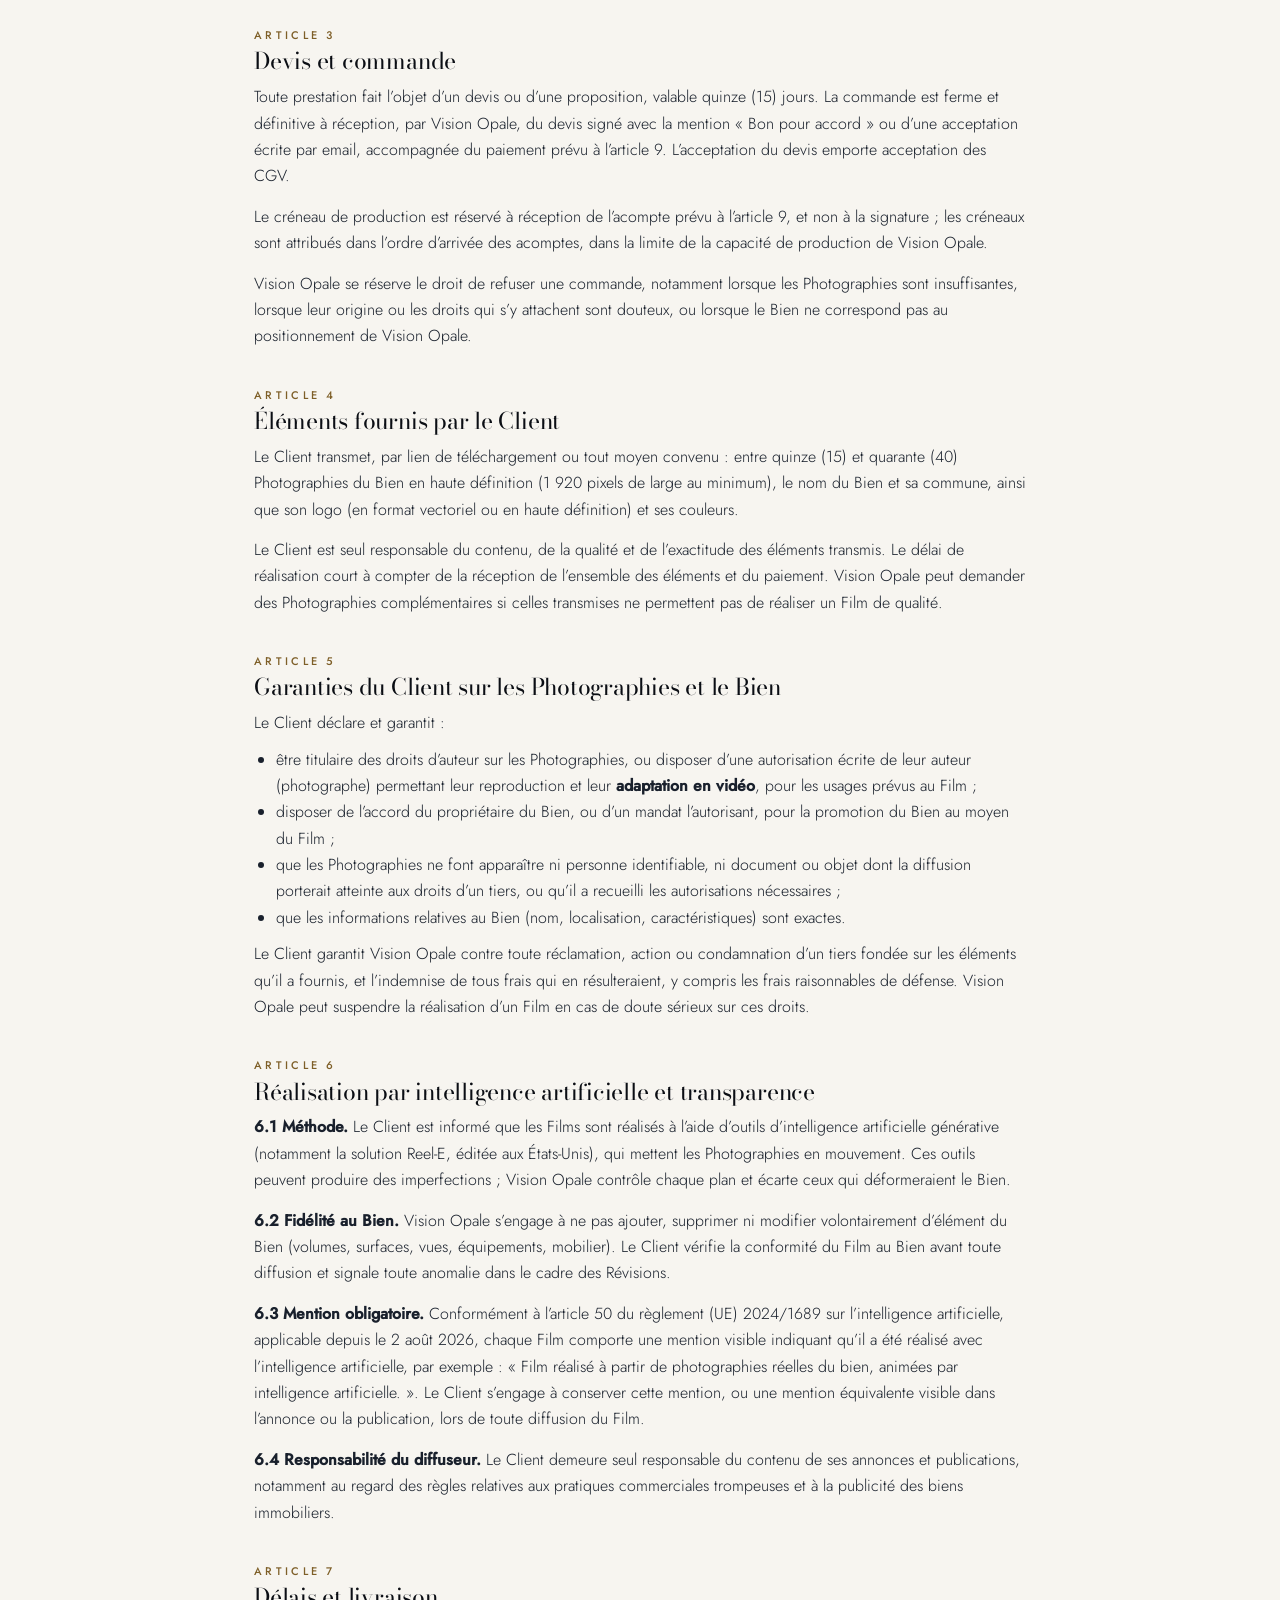
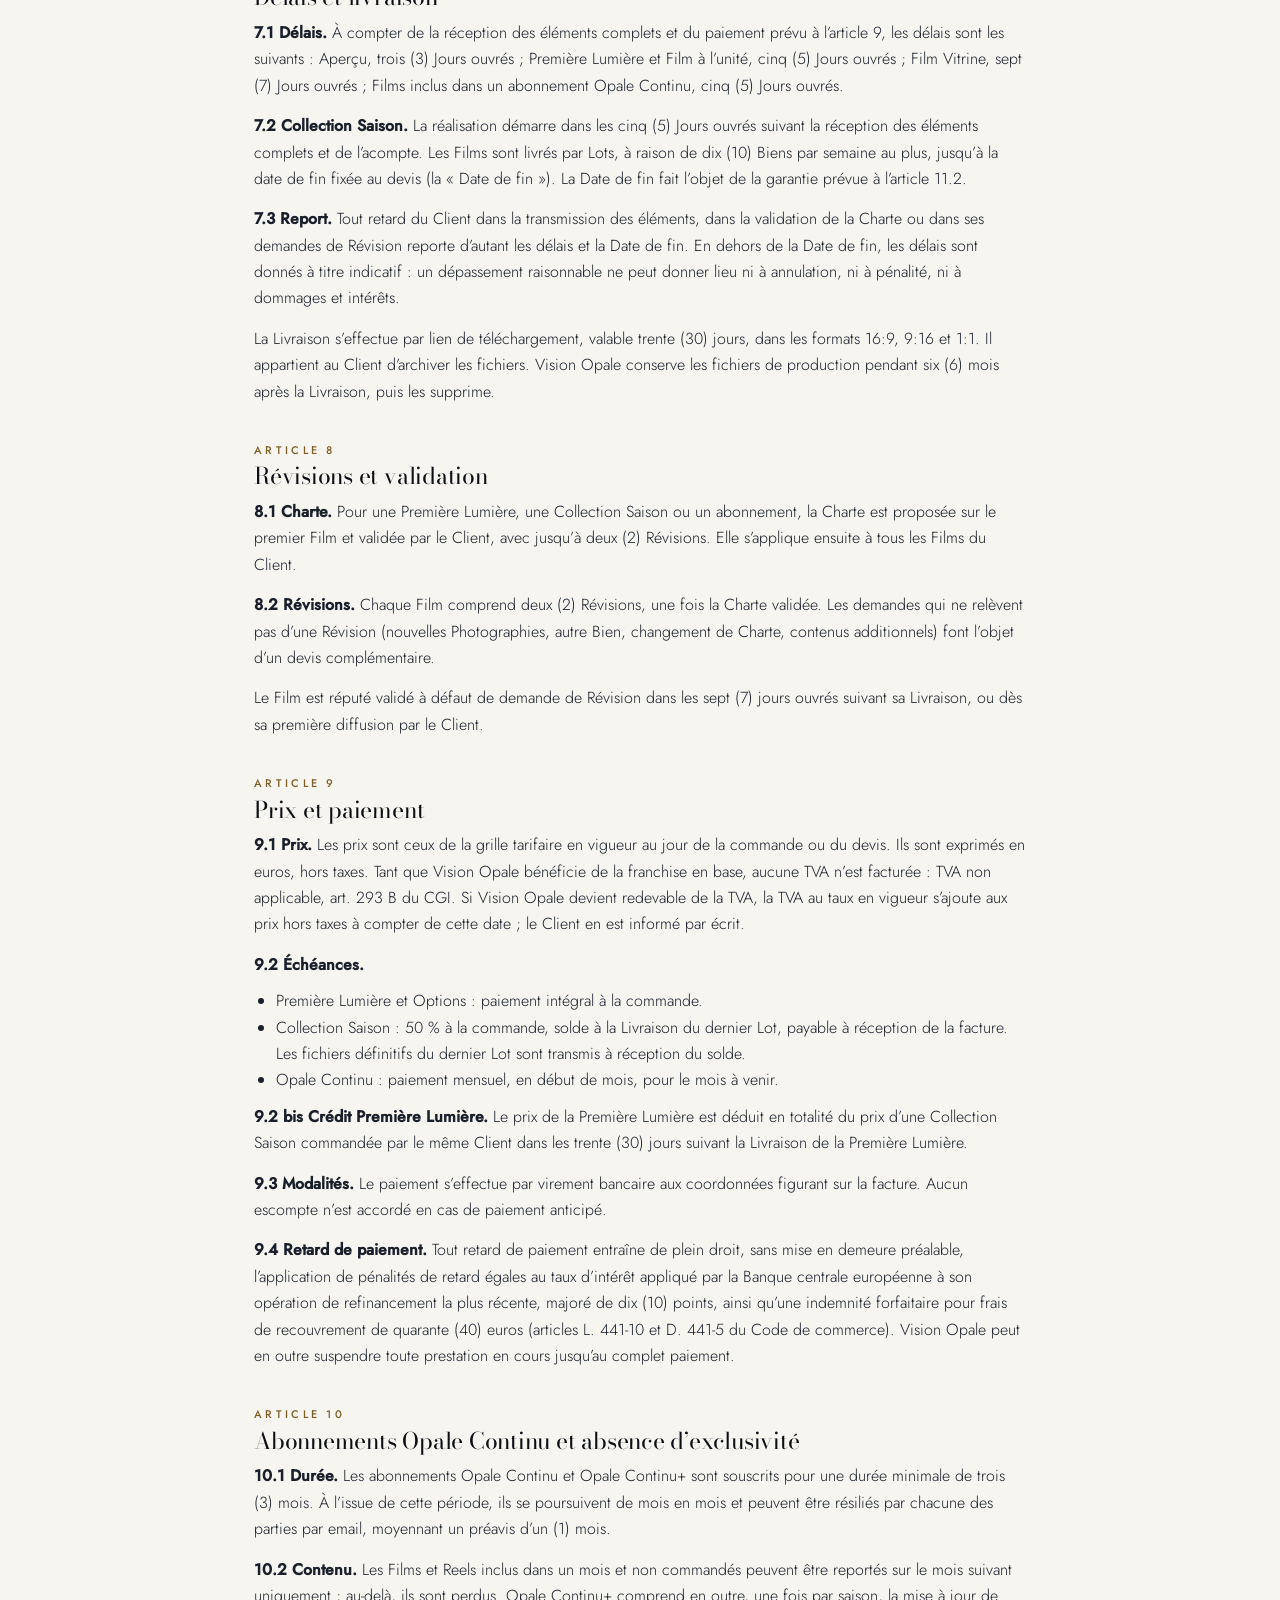
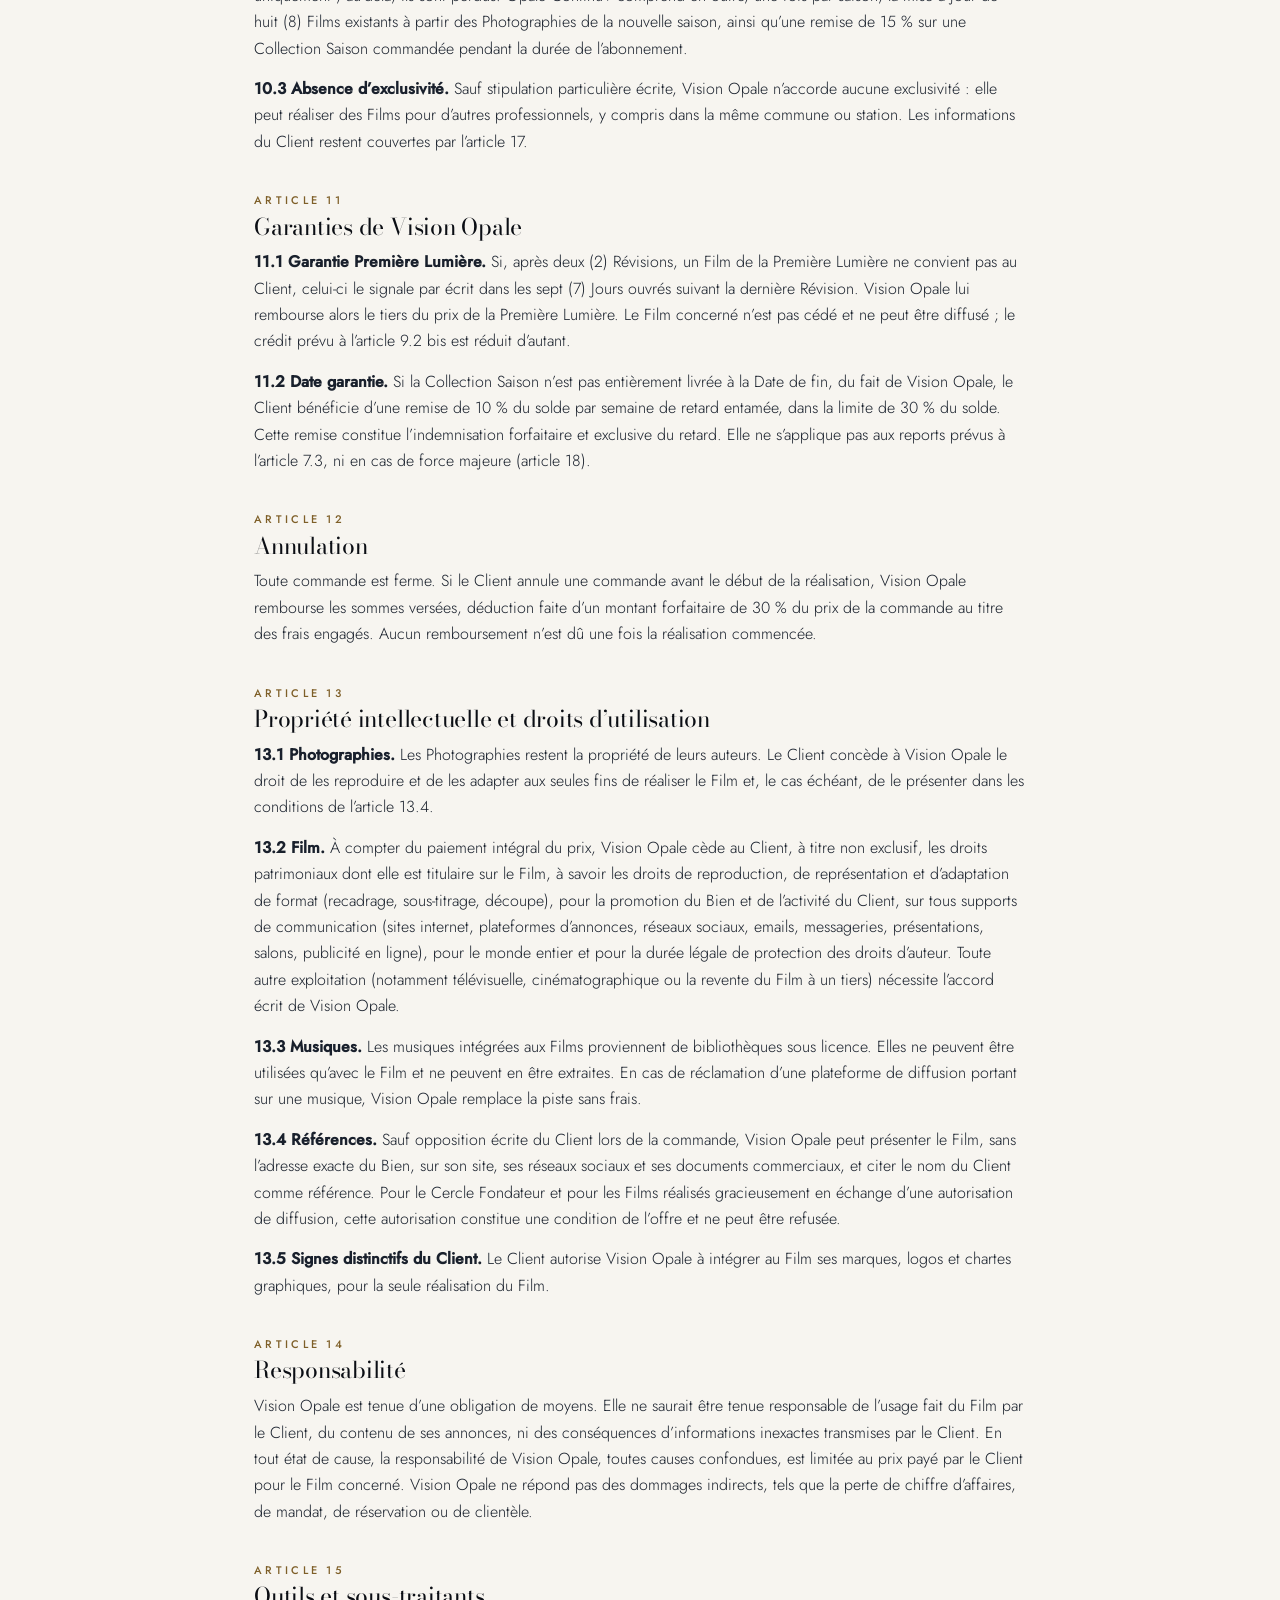
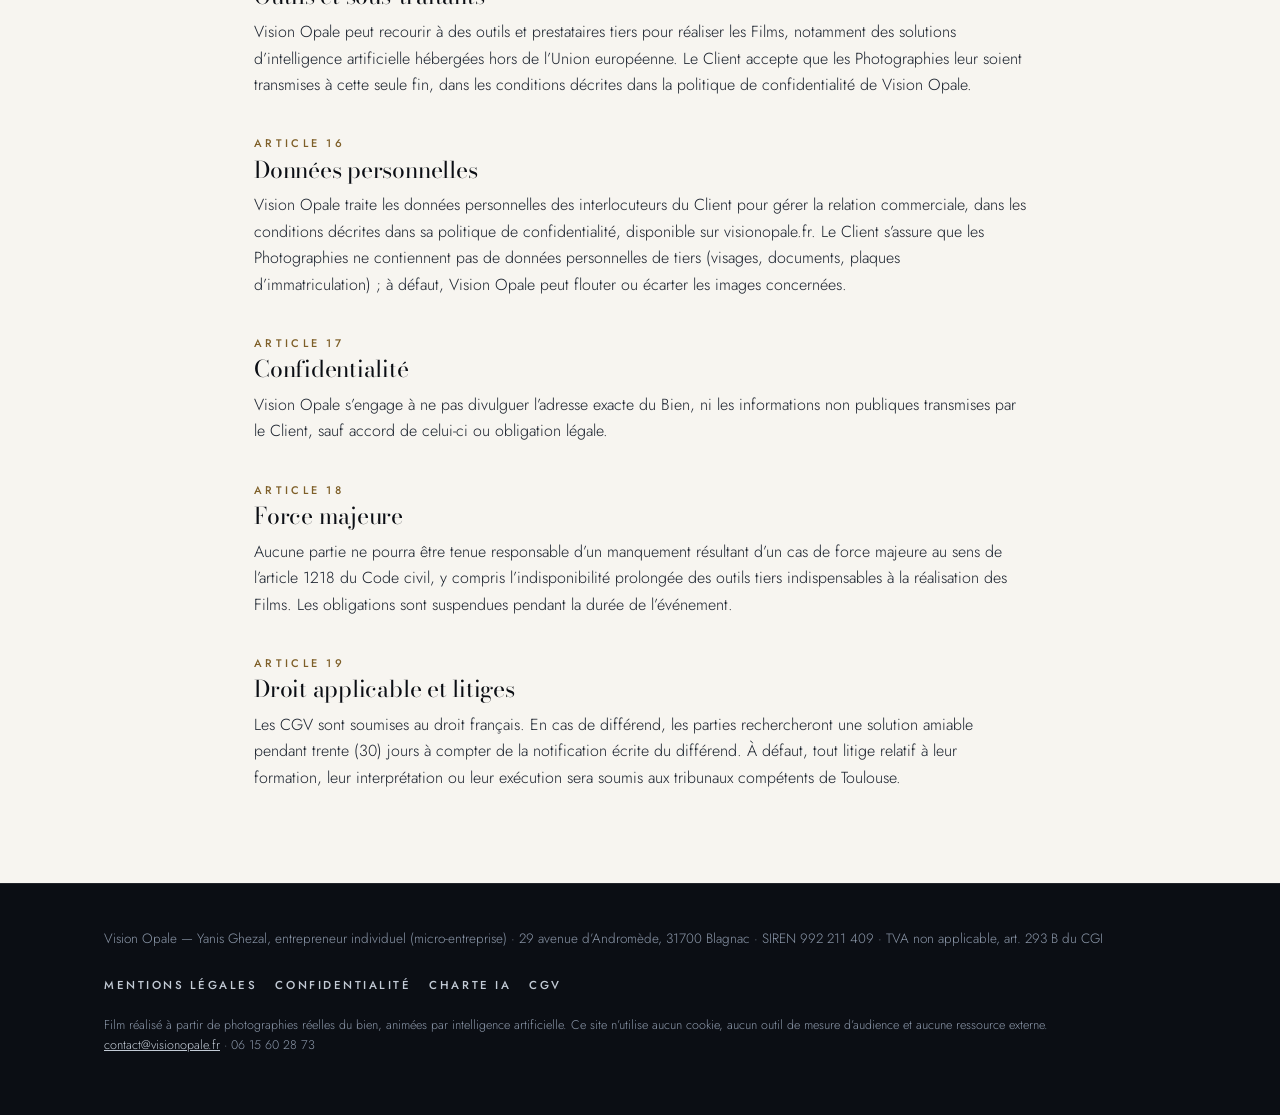
<file: site/cgv.html>
<!doctype html>
<html lang="fr"><head><meta charset="utf-8"><meta name="viewport" content="width=device-width,initial-scale=1">
<title>Conditions générales de vente — Vision Opale</title>
<meta name="description" content="Conditions générales de vente du site visionopale.fr.">
<link rel="canonical" href="https://visionopale.fr/cgv.html">
<meta property="og:site_name" content="Vision Opale"><meta property="og:title" content="Conditions générales de vente — Vision Opale">
<meta property="og:description" content="Conditions générales de vente du site visionopale.fr."><meta property="og:type" content="website">
<meta property="og:url" content="https://visionopale.fr/cgv.html"><meta property="og:image" content="https://visionopale.fr/images/og-image.jpg">
<meta property="og:locale" content="fr_FR">
<meta name="twitter:card" content="summary_large_image">
<meta name="theme-color" content="#0B0E14">
<link rel="alternate" hreflang="fr" href="https://visionopale.fr/index.html"><link rel="alternate" hreflang="en" href="https://visionopale.fr/english.html">
<link rel="icon" href="favicon.ico"><link rel="apple-touch-icon" href="apple-touch-icon.png">
<link rel="stylesheet" href="styles.css">
</head><body class="legalbody">
<header><div class="wrap"><a href="index.html" aria-label="Vision Opale, accueil"><svg xmlns="http://www.w3.org/2000/svg" viewBox="0 0 536.45 96.79" role="img" aria-label="Vision Opale"><defs><linearGradient id="hcgvop" x1="0" y1="0" x2="1" y2="1"><stop offset="0" stop-color="#AFD4E6"/><stop offset="0.34" stop-color="#CBBEEA"/><stop offset="0.64" stop-color="#F5D3C6"/><stop offset="1" stop-color="#EFE1B4"/></linearGradient><radialGradient id="hcgvhl" cx=".32" cy=".26" r=".62"><stop offset="0" stop-color="#fff" stop-opacity=".78"/><stop offset=".55" stop-color="#fff" stop-opacity=".08"/><stop offset="1" stop-color="#fff" stop-opacity="0"/></radialGradient></defs><g transform="scale(0.6049)"><mask id="hcgvcm" maskUnits="userSpaceOnUse" x="0" y="0" width="140" height="162"><rect width="140" height="162" fill="#fff"/><path d="M46.55 51.0 H59.55 L71.62 93.15 L83.05 51.0 H88.55 L70.65 117.0 H65.45 Z" fill="#000"/></mask><g mask="url(#hcgvcm)"><path d="M68.2 156.6Q80.50000000000001 156.6 88.10000000000001 150.05Q95.7 143.5 99.80000000000001 132.5Q103.9 121.5 105.35000000000001 107.8Q106.80000000000001 94.1 106.80000000000001 79.89999999999999Q106.80000000000001 65.8 105.10000000000001 52.15Q103.4 38.5 99.10000000000001 27.5Q94.80000000000001 16.5 87.25 9.950000000000003Q79.7 3.4000000000000057 68.2 3.4000000000000057Q56.60000000000001 3.4000000000000057 49.050000000000004 9.950000000000003Q41.5 16.5 37.2 27.5Q32.900000000000006 38.5 31.1 52.15Q29.3 65.8 29.3 80.0Q29.3 94.1 30.85 107.8Q32.400000000000006 121.5 36.45 132.5Q40.5 143.5 48.2 150.05Q55.900000000000006 156.6 68.2 156.6Z" fill="url(#hcgvop)"/><path d="M68.2 156.6Q80.50000000000001 156.6 88.10000000000001 150.05Q95.7 143.5 99.80000000000001 132.5Q103.9 121.5 105.35000000000001 107.8Q106.80000000000001 94.1 106.80000000000001 79.89999999999999Q106.80000000000001 65.8 105.10000000000001 52.15Q103.4 38.5 99.10000000000001 27.5Q94.80000000000001 16.5 87.25 9.950000000000003Q79.7 3.4000000000000057 68.2 3.4000000000000057Q56.60000000000001 3.4000000000000057 49.050000000000004 9.950000000000003Q41.5 16.5 37.2 27.5Q32.900000000000006 38.5 31.1 52.15Q29.3 65.8 29.3 80.0Q29.3 94.1 30.85 107.8Q32.400000000000006 121.5 36.45 132.5Q40.5 143.5 48.2 150.05Q55.900000000000006 156.6 68.2 156.6Z" fill="url(#hcgvhl)"/></g><path d="M68.2 157.0Q52.7 157.0 40.6 151.1Q28.500000000000004 145.2 20.1 134.6Q11.7 124.0 7.35 110.05Q3.0 96.1 3.0 80.0Q3.0 63.89999999999999 7.65 49.949999999999996Q12.3 36.0 20.85 25.39999999999999Q29.400000000000002 14.799999999999983 41.45 8.899999999999991Q53.5 3.0 68.2 3.0Q82.9 3.0 94.85000000000001 8.899999999999991Q106.80000000000001 14.799999999999983 115.4 25.39999999999999Q124.00000000000001 36.0 128.6 49.949999999999996Q133.2 63.89999999999999 133.2 80.0Q133.2 96.1 128.85 110.05Q124.50000000000001 124.0 116.15 134.6Q107.80000000000001 145.2 95.70000000000002 151.1Q83.60000000000001 157.0 68.2 157.0Z M68.2 156.6Q80.50000000000001 156.6 88.10000000000001 150.05Q95.7 143.5 99.80000000000001 132.5Q103.9 121.5 105.35000000000001 107.8Q106.80000000000001 94.1 106.80000000000001 79.89999999999999Q106.80000000000001 65.8 105.10000000000001 52.15Q103.4 38.5 99.10000000000001 27.5Q94.80000000000001 16.5 87.25 9.950000000000003Q79.7 3.4000000000000057 68.2 3.4000000000000057Q56.60000000000001 3.4000000000000057 49.050000000000004 9.950000000000003Q41.5 16.5 37.2 27.5Q32.900000000000006 38.5 31.1 52.15Q29.3 65.8 29.3 80.0Q29.3 94.1 30.85 107.8Q32.400000000000006 121.5 36.45 132.5Q40.5 143.5 48.2 150.05Q55.900000000000006 156.6 68.2 156.6Z" fill="#DCE2EA" fill-rule="evenodd"/></g><path fill="#DCE2EA" transform="translate(121.49,50.83)" d="M32.472 -33.0V-32.669999999999995H28.622L16.61 0.6599999999999999H15.664L4.092 -32.669999999999995H0.9019999999999999V-33.0H14.542V-32.669999999999995H9.79L18.523999999999997 -5.6979999999999995L28.226 -32.669999999999995H22.66V-33.0ZM43.99999999999999 0.0V-0.32999999999999996H48.818V-32.669999999999995H43.99999999999999V-33.0H59.025999999999996V-32.669999999999995H53.745999999999995V-0.32999999999999996H59.025999999999996V0.0ZM82.588 0.6599999999999999Q79.794 0.6599999999999999 77.82499999999999 -0.21999999999999997Q75.856 -1.0999999999999999 74.514 -2.618L71.764 0.43999999999999995H71.478V-8.953999999999999H71.80799999999999Q72.24799999999999 -7.039999999999999 73.06199999999998 -5.367999999999999Q73.87599999999999 -3.6959999999999997 75.14099999999999 -2.431Q76.40599999999999 -1.166 78.166 -0.43999999999999995Q79.926 0.286 82.28 0.286Q84.54599999999999 0.286 86.22899999999998 -0.5389999999999999Q87.91199999999999 -1.3639999999999999 88.83599999999998 -2.9259999999999997Q89.75999999999999 -4.4879999999999995 89.75999999999999 -6.688Q89.75999999999999 -8.58 88.792 -9.889Q87.824 -11.197999999999999 86.251 -12.155Q84.678 -13.112 82.775 -13.937Q80.872 -14.761999999999999 78.97999999999999 -15.686Q77.088 -16.61 75.50399999999999 -17.842Q73.92 -19.073999999999998 72.963 -20.833999999999996Q72.006 -22.593999999999998 72.006 -25.124Q72.006 -27.631999999999998 73.293 -29.502Q74.58 -31.372 76.69200000000001 -32.406Q78.804 -33.44 81.312 -33.44Q83.46799999999999 -33.44 85.23899999999999 -32.757999999999996Q87.00999999999999 -32.076 88.286 -30.668L91.014 -33.44H91.3V-24.156H90.97Q90.398 -27.125999999999998 89.122 -29.095Q87.846 -31.063999999999997 85.95400000000001 -32.043Q84.062 -33.022 81.68599999999999 -33.022Q78.672 -33.022 77.11 -31.503999999999998Q75.548 -29.985999999999997 75.548 -27.5Q75.548 -25.805999999999997 76.494 -24.618Q77.44 -23.43 78.97999999999999 -22.517Q80.52 -21.604 82.38999999999999 -20.778999999999996Q84.25999999999999 -19.953999999999997 86.119 -18.974999999999998Q87.978 -17.996 89.518 -16.686999999999998Q91.05799999999999 -15.377999999999998 92.00399999999999 -13.508Q92.94999999999999 -11.638 92.94999999999999 -8.975999999999999Q92.94999999999999 -6.072 91.66299999999998 -3.9050000000000002Q90.37599999999999 -1.738 88.03299999999999 -0.539Q85.69 0.6599999999999999 82.588 0.6599999999999999ZM105.26999999999998 0.0V-0.32999999999999996H110.08799999999998V-32.669999999999995H105.26999999999998V-33.0H120.29599999999998V-32.669999999999995H115.01599999999999V-0.32999999999999996H120.29599999999998V0.0ZM147.224 0.43999999999999995Q143.83599999999998 0.43999999999999995 141.17399999999998 -0.8579999999999999Q138.51199999999997 -2.1559999999999997 136.664 -4.4879999999999995Q134.81599999999997 -6.819999999999999 133.84799999999996 -9.889Q132.87999999999997 -12.957999999999998 132.87999999999997 -16.5Q132.87999999999997 -20.041999999999998 133.90299999999996 -23.110999999999997Q134.926 -26.18 136.81799999999998 -28.512Q138.70999999999998 -30.843999999999998 141.34999999999997 -32.141999999999996Q143.98999999999998 -33.44 147.224 -33.44Q150.45799999999997 -33.44 153.087 -32.141999999999996Q155.71599999999998 -30.843999999999998 157.60799999999998 -28.512Q159.49999999999997 -26.18 160.51199999999997 -23.110999999999997Q161.52399999999997 -20.041999999999998 161.52399999999997 -16.5Q161.52399999999997 -12.957999999999998 160.56699999999998 -9.889Q159.60999999999999 -6.819999999999999 157.77299999999997 -4.4879999999999995Q155.93599999999998 -2.1559999999999997 153.27399999999997 -0.8579999999999999Q150.61199999999997 0.43999999999999995 147.224 0.43999999999999995ZM147.224 0.132Q149.95199999999997 0.132 151.62399999999997 -1.2759999999999998Q153.29599999999996 -2.6839999999999997 154.18699999999995 -5.06Q155.07799999999997 -7.436 155.40799999999996 -10.417Q155.73799999999997 -13.398 155.73799999999997 -16.5Q155.73799999999997 -19.624 155.35299999999995 -22.594Q154.96799999999996 -25.564 154.02199999999996 -27.939999999999998Q153.07599999999996 -30.316 151.41499999999996 -31.723999999999997Q149.75399999999996 -33.132 147.224 -33.132Q144.67199999999997 -33.132 143.01099999999997 -31.723999999999997Q141.34999999999997 -30.316 140.40399999999997 -27.939999999999998Q139.45799999999997 -25.564 139.06199999999995 -22.594Q138.66599999999997 -19.624 138.66599999999997 -16.5Q138.66599999999997 -13.398 139.00699999999998 -10.417Q139.34799999999998 -7.436 140.23899999999998 -5.06Q141.12999999999997 -2.6839999999999997 142.82399999999996 -1.2759999999999998Q144.51799999999997 0.132 147.224 0.132ZM178.88199999999998 -33.0V-0.32999999999999996H184.09599999999998V0.0H174.12999999999997V-0.32999999999999996H178.52999999999997V-32.669999999999995H174.12999999999997V-33.0ZM205.19399999999996 -33.0V-32.669999999999995H200.57399999999996V0.43999999999999995H200.13399999999996L178.63999999999996 -33.0H184.55799999999996L200.22199999999998 -7.986V-32.669999999999995H195.07399999999996V-33.0ZM252.80199999999996 0.43999999999999995Q249.414 0.43999999999999995 246.75199999999998 -0.8579999999999999Q244.08999999999997 -2.1559999999999997 242.24199999999996 -4.4879999999999995Q240.39399999999998 -6.819999999999999 239.426 -9.889Q238.45799999999997 -12.957999999999998 238.45799999999997 -16.5Q238.45799999999997 -20.041999999999998 239.481 -23.110999999999997Q240.504 -26.18 242.396 -28.512Q244.28799999999998 -30.843999999999998 246.928 -32.141999999999996Q249.56799999999998 -33.44 252.80199999999996 -33.44Q256.036 -33.44 258.66499999999996 -32.141999999999996Q261.294 -30.843999999999998 263.186 -28.512Q265.078 -26.18 266.09 -23.110999999999997Q267.102 -20.041999999999998 267.102 -16.5Q267.102 -12.957999999999998 266.145 -9.889Q265.188 -6.819999999999999 263.351 -4.4879999999999995Q261.51399999999995 -2.1559999999999997 258.852 -0.8579999999999999Q256.19 0.43999999999999995 252.80199999999996 0.43999999999999995ZM252.80199999999996 0.132Q255.52999999999997 0.132 257.202 -1.2759999999999998Q258.87399999999997 -2.6839999999999997 259.765 -5.06Q260.65599999999995 -7.436 260.986 -10.417Q261.316 -13.398 261.316 -16.5Q261.316 -19.624 260.931 -22.594Q260.546 -25.564 259.6 -27.939999999999998Q258.654 -30.316 256.993 -31.723999999999997Q255.332 -33.132 252.80199999999996 -33.132Q250.24999999999997 -33.132 248.58899999999997 -31.723999999999997Q246.92799999999997 -30.316 245.98199999999997 -27.939999999999998Q245.03599999999997 -25.564 244.64 -22.594Q244.24399999999997 -19.624 244.24399999999997 -16.5Q244.24399999999997 -13.398 244.58499999999998 -10.417Q244.926 -7.436 245.81699999999998 -5.06Q246.70799999999997 -2.6839999999999997 248.402 -1.2759999999999998Q250.09599999999998 0.132 252.80199999999996 0.132ZM293.282 -33.0Q297.33 -33.0 299.89300000000003 -31.856Q302.456 -30.712 303.688 -28.633Q304.92 -26.554 304.92 -23.694Q304.92 -20.834 303.688 -18.832Q302.456 -16.83 299.89300000000003 -15.774Q297.33 -14.718 293.282 -14.718H288.596V-0.32999999999999996H292.534V0.0H279.708V-0.32999999999999996H283.646V-32.669999999999995H279.708V-33.0ZM288.596 -15.047999999999998H293.04Q294.58 -15.047999999999998 295.757 -15.828999999999999Q296.934 -16.61 297.726 -17.897Q298.51800000000003 -19.183999999999997 298.925 -20.701999999999998Q299.332 -22.22 299.332 -23.694Q299.332 -25.168 298.925 -26.729999999999997Q298.51800000000003 -28.291999999999998 297.726 -29.644999999999996Q296.934 -30.997999999999998 295.757 -31.833999999999996Q294.58 -32.669999999999995 293.04 -32.669999999999995H288.596ZM320.056 -10.581999999999999V-10.911999999999999H333.784V-10.581999999999999ZM328.78999999999996 -33.66 340.34 -0.32999999999999996H343.55199999999996V0.0H330.154V-0.32999999999999996H334.664L325.974 -27.214L316.58 -0.32999999999999996H321.70599999999996V0.0H312.026V-0.32999999999999996H316.20599999999996L327.866 -33.66ZM355.10200000000003 0.0V-0.32999999999999996H359.04V-32.669999999999995H355.10200000000003V-33.0H367.928V-32.669999999999995H363.99V-0.32999999999999996H370.128Q372.68 -0.32999999999999996 374.33000000000004 -1.034Q375.98 -1.738 376.92600000000004 -3.0140000000000002Q377.872 -4.29 378.279 -6.05Q378.686 -7.81 378.752 -9.899999999999999H379.082V0.0ZM390.76400000000007 0.0V-0.32999999999999996H394.70200000000006V-32.669999999999995H390.76400000000007V-33.0H414.50200000000007V-23.979999999999997H414.194Q414.08400000000006 -26.334 413.2370000000001 -28.314Q412.39000000000004 -30.293999999999997 410.696 -31.481999999999996Q409.00200000000007 -32.669999999999995 406.42800000000005 -32.669999999999995H399.65200000000004V-0.32999999999999996H405.98800000000006Q409.00200000000007 -0.32999999999999996 410.87200000000007 -1.562Q412.742 -2.794 413.63300000000004 -4.95Q414.52400000000006 -7.106 414.634 -9.899999999999999H414.96400000000006V0.0ZM406.89000000000004 -12.056Q406.802 -13.53 406.09800000000007 -14.619Q405.39400000000006 -15.707999999999998 404.30500000000006 -16.302Q403.21600000000007 -16.896 401.96200000000005 -16.896H398.06800000000004V-17.226H401.96200000000005Q403.21600000000007 -17.226 404.30500000000006 -17.776Q405.39400000000006 -18.326 406.09800000000007 -19.36Q406.802 -20.394 406.89000000000004 -21.868H407.22V-12.056Z"/><path fill="#8C98AA" transform="translate(123.45,79.41)" d="M0.945 0.0V-9.72H6.615V-8.5185H2.1465V-5.46075H5.805V-4.25925H2.1465V0.0ZM14.985000000000001 0.0V-9.72H16.186500000000002V0.0ZM25.366500000000002 0.0V-9.72H26.568V-1.14075H31.076999999999998V0.0ZM39.2445 0.0V-9.72H40.338L44.010000000000005 -1.97775L47.66175 -9.72H48.768750000000004V-0.00675H47.628V-7.08075L44.32725 0.0H43.686L40.38525 -7.08075V0.0ZM61.12800000000001 0.20249999999999999Q60.09525000000001 0.20249999999999999 59.268375000000006 -0.14850000000000002Q58.441500000000005 -0.4995 57.904875000000004 -1.1508749999999999Q57.36825000000001 -1.80225 57.206250000000004 -2.69325L58.44825000000001 -2.889Q58.68450000000001 -1.971 59.43037500000001 -1.454625Q60.17625000000001 -0.93825 61.188750000000006 -0.93825Q61.843500000000006 -0.93825 62.37337500000001 -1.144125Q62.90325000000001 -1.35 63.213750000000005 -1.73475Q63.52425000000001 -2.1195 63.52425000000001 -2.646Q63.52425000000001 -2.9699999999999998 63.41287500000001 -3.2028749999999997Q63.301500000000004 -3.43575 63.109125000000006 -3.6011249999999997Q62.91675000000001 -3.7664999999999997 62.67375000000001 -3.8812499999999996Q62.43075000000001 -3.996 62.167500000000004 -4.07025L59.690250000000006 -4.806Q59.285250000000005 -4.9275 58.907250000000005 -5.113125Q58.529250000000005 -5.29875 58.23225000000001 -5.578875Q57.93525000000001 -5.859 57.75975000000001 -6.253875Q57.584250000000004 -6.64875 57.584250000000004 -7.18875Q57.584250000000004 -8.05275 58.033125000000005 -8.663625Q58.482000000000006 -9.2745 59.25150000000001 -9.5985Q60.02100000000001 -9.9225 60.986250000000005 -9.91575Q61.96500000000001 -9.909 62.73787500000001 -9.568125Q63.51075000000001 -9.22725 64.020375 -8.592749999999999Q64.53 -7.95825 64.7055 -7.074L63.429750000000006 -6.85125Q63.328500000000005 -7.44525 62.980875000000005 -7.873875Q62.633250000000004 -8.3025 62.1135 -8.535375Q61.59375000000001 -8.76825 60.972750000000005 -8.775Q60.37875000000001 -8.78175 59.89950000000001 -8.586Q59.42025000000001 -8.39025 59.136750000000006 -8.042625000000001Q58.85325000000001 -7.695 58.85325000000001 -7.24275Q58.85325000000001 -6.79725 59.109750000000005 -6.523875Q59.36625000000001 -6.2505 59.740875 -6.091875Q60.115500000000004 -5.93325 60.47325000000001 -5.832L62.322750000000006 -5.29875Q62.64000000000001 -5.211 63.055125000000004 -5.05575Q63.47025000000001 -4.9005 63.86175000000001 -4.620375Q64.25325000000001 -4.34025 64.50975000000001 -3.877875Q64.76625000000001 -3.4154999999999998 64.76625000000001 -2.7135Q64.76625000000001 -2.0115 64.48612500000002 -1.46475Q64.206 -0.918 63.706500000000005 -0.550125Q63.20700000000001 -0.18225 62.545500000000004 0.010124999999999995Q61.88400000000001 0.20249999999999999 61.12800000000001 0.20249999999999999ZM82.92375 0.0V-9.72H85.92075Q86.06925000000001 -9.72 86.44050000000001 -9.71325Q86.81175 -9.7065 87.14925000000001 -9.65925Q88.2765 -9.51075 89.035875 -8.839125Q89.79525000000001 -8.1675 90.18 -7.13475Q90.56475 -6.102 90.56475 -4.86Q90.56475 -3.618 90.18 -2.58525Q89.79525000000001 -1.5525 89.035875 -0.880875Q88.2765 -0.20925 87.14925000000001 -0.06075Q86.81175 -0.02025 86.43712500000001 -0.010125Q86.0625 0.0 85.92075 0.0ZM84.159 -1.1475H85.92075Q86.17725 -1.1475 86.4945 -1.164375Q86.81175 -1.18125 87.048 -1.22175Q87.84450000000001 -1.37025 88.33725000000001 -1.89Q88.83000000000001 -2.40975 89.05950000000001 -3.186Q89.289 -3.96225 89.289 -4.86Q89.289 -5.778 89.05612500000001 -6.55425Q88.82325 -7.3305 88.3305 -7.843500000000001Q87.83775 -8.3565 87.048 -8.49825Q86.81175 -8.5455 86.48775 -8.559000000000001Q86.16375000000001 -8.5725 85.92075 -8.5725H84.159ZM99.20475 -6.682499999999999 99.279 -7.24275Q99.5625 -7.2225 99.70425 -7.35075Q99.846 -7.478999999999999 99.88650000000001 -7.70175Q99.927 -7.9245 99.9 -8.1945H99.20475V-9.719999999999999H100.52775V-7.992Q100.52775 -7.28325 100.180125 -6.9254999999999995Q99.8325 -6.56775 99.20475 -6.682499999999999ZM109.431 0.0V-9.72H115.57350000000001V-8.57925H110.63250000000001V-5.535H114.76350000000001V-4.3942499999999995H110.63250000000001V-1.14075H115.57350000000001V0.0ZM123.40350000000001 0.0 126.74475 -4.92075 123.49125000000001 -9.72H124.956L127.47375000000001 -5.93325L129.98475 -9.72H131.45625L128.20275 -4.92075L131.53725 0.0H130.0725L127.47375000000001 -3.9015L124.875 0.0ZM143.22825 0.20249999999999999Q141.777 0.20249999999999999 140.7645 -0.43875000000000003Q139.752 -1.08 139.222125 -2.22075Q138.69225 -3.3615 138.69225 -4.86Q138.69225 -6.3585 139.222125 -7.49925Q139.752 -8.64 140.7645 -9.28125Q141.777 -9.9225 143.22825 -9.9225Q144.91575 -9.9225 146.005875 -9.065249999999999Q147.096 -8.208 147.50775 -6.75675L146.286 -6.4327499999999995Q145.989 -7.5195 145.22625 -8.14725Q144.4635 -8.775 143.22825 -8.775Q142.1415 -8.775 141.41925 -8.282250000000001Q140.697 -7.7895 140.33249999999998 -6.908625000000001Q139.968 -6.02775 139.96125 -4.86Q139.9545 -3.699 140.31900000000002 -2.8181249999999998Q140.6835 -1.93725 141.41250000000002 -1.441125Q142.1415 -0.945 143.22825 -0.945Q144.4635 -0.945 145.22625 -1.576125Q145.989 -2.20725 146.286 -3.28725L147.50775 -2.96325Q147.096 -1.51875 146.005875 -0.6581250000000001Q144.91575 0.20249999999999999 143.22825 0.20249999999999999ZM156.01275 0.0V-9.72H162.15525000000002V-8.57925H157.21425000000002V-5.535H161.34525000000002V-4.3942499999999995H157.21425000000002V-1.14075H162.15525000000002V0.0ZM170.79525 0.0V-9.72H174.63600000000002Q174.77775000000003 -9.72 174.9735 -9.709875Q175.16925 -9.69975 175.35150000000002 -9.666Q176.14125 -9.5445 176.67787500000003 -9.126Q177.21450000000002 -8.7075 177.48450000000003 -8.069625Q177.7545 -7.43175 177.7545 -6.6555Q177.7545 -5.886 177.48112500000002 -5.248125Q177.20775 -4.61025 176.67112500000002 -4.188375Q176.1345 -3.7664999999999997 175.35150000000002 -3.645Q175.16925 -3.618 174.9735 -3.6045Q174.77775000000003 -3.5909999999999997 174.63600000000002 -3.5909999999999997H171.99675000000002V0.0ZM171.99675000000002 -4.73175H174.59550000000002Q174.72375000000002 -4.73175 174.88912500000004 -4.74525Q175.05450000000002 -4.75875 175.20300000000003 -4.7924999999999995Q175.66875000000002 -4.9005 175.962375 -5.187374999999999Q176.25600000000003 -5.47425 176.39100000000002 -5.862375Q176.526 -6.2505 176.526 -6.6555Q176.526 -7.0605 176.39100000000002 -7.448625Q176.25600000000003 -7.83675 175.962375 -8.126999999999999Q175.66875000000002 -8.41725 175.20300000000003 -8.5185Q175.05450000000002 -8.559 174.88912500000004 -8.569125Q174.72375000000002 -8.57925 174.59550000000002 -8.57925H171.99675000000002ZM188.62875000000003 0.0V-8.57925H185.3145V-9.72H193.14450000000002V-8.57925H189.83025V0.0ZM201.37950000000004 0.0V-9.72H202.58100000000002V0.0ZM215.62200000000004 0.20249999999999999Q214.17075000000003 0.20249999999999999 213.15825000000004 -0.43875000000000003Q212.14575000000005 -1.08 211.61587500000005 -2.22075Q211.08600000000004 -3.3615 211.08600000000004 -4.86Q211.08600000000004 -6.3585 211.61587500000005 -7.49925Q212.14575000000005 -8.64 213.15825000000004 -9.28125Q214.17075000000003 -9.9225 215.62200000000004 -9.9225Q217.08000000000004 -9.9225 218.09250000000003 -9.28125Q219.10500000000005 -8.64 219.63150000000005 -7.49925Q220.15800000000004 -6.3585 220.15800000000004 -4.86Q220.15800000000004 -3.3615 219.63150000000005 -2.22075Q219.10500000000005 -1.08 218.09250000000003 -0.43875000000000003Q217.08000000000004 0.20249999999999999 215.62200000000004 0.20249999999999999ZM215.62200000000004 -0.945Q216.70875000000004 -0.93825 217.43437500000005 -1.434375Q218.16000000000005 -1.9304999999999999 218.52112500000004 -2.81475Q218.88225000000003 -3.699 218.88225000000003 -4.86Q218.88225000000003 -6.02775 218.52112500000004 -6.9052500000000006Q218.16000000000005 -7.78275 217.43437500000005 -8.275500000000001Q216.70875000000004 -8.76825 215.62200000000004 -8.775Q214.53525000000005 -8.78175 213.81637500000005 -8.289Q213.09750000000005 -7.79625 212.73300000000006 -6.912Q212.36850000000004 -6.02775 212.36175000000003 -4.86Q212.35500000000005 -3.699 212.71950000000004 -2.8215Q213.08400000000003 -1.944 213.80962500000004 -1.447875Q214.53525000000005 -0.95175 215.62200000000004 -0.945ZM228.52800000000005 0.0V-9.72H229.74300000000005L234.81225000000006 -2.12625V-9.72H236.02725000000007V0.0H234.81225000000006L229.74300000000005 -7.6005V0.0Z"/></svg></a>
<button class="burger" aria-expanded="false" aria-controls="menu">Menu</button>
<nav id="menu"><a href="methode.html">Méthode</a><a href="offre.html">Offre</a><a href="films.html">Films</a><a href="a-propos.html">À propos</a><a href="contact.html">Contact</a><a class="en" href="english.html">English</a></nav></div></header>
<main>
<div class="legal"><div class="wrap"><p class="eyebrow" style="color:#7E5F28">Vision Opale</p><h1>Conditions générales de <em>vente</em></h1>
<p style="color:#5B6576;font-size:14px;margin-bottom:10px">Version du 21 septembre 2026</p>

<div class="box"><p><b>Prestataire.</b> <b>Yanis Ghezal</b>, entrepreneur individuel (EI) exerçant sous le régime de la micro-entreprise et sous le nom commercial « Vision Opale », immatriculé au Registre national des entreprises sous le numéro SIREN 992 211 409 (SIRET 992 211 409 00014), dont l’établissement est situé A28, 29 avenue d’Andromède, 31700 Blagnac (ci-après « Vision Opale »). Contact : contact@visionopale.fr · 06 15 60 28 73 · visionopale.fr.</p>
<p>Les présentes conditions générales de vente s’adressent exclusivement aux professionnels. Elles sont communiquées à tout client professionnel qui en fait la demande, conformément à l’article L. 441-1 du Code de commerce.</p></div>

<h2><span class="n">Article 1</span>Objet et champ d’application</h2>
<p>Les présentes conditions générales de vente (les « CGV ») régissent la réalisation par Vision Opale de films promotionnels de biens immobiliers, hôteliers et de lieux de réception (les « Films »), réalisés à partir de photographies fournies par le Client et mises en mouvement au moyen d’outils d’intelligence artificielle, puis sélectionnées, montées et étalonnées par Vision Opale.</p>
<p>Elles s’appliquent à toute commande passée par un client agissant à des fins professionnelles (agence immobilière, conciergerie, chasseur immobilier, hôtelier, domaine de réception, promoteur, gestionnaire de biens, etc.) (le « Client »). Elles prévalent sur les conditions générales d’achat du Client, sauf dérogation écrite et expresse de Vision Opale. Des conditions particulières (devis, contrat Cercle Fondateur, bon de commande d’abonnement) peuvent compléter les CGV ; en cas de contradiction, les conditions particulières prévalent.</p>

<h2><span class="n">Article 2</span>Définitions</h2>
<ul>
<li><b>Bien</b> : le bien immobilier, l’établissement ou le lieu présenté dans le Film.</li>
<li><b>Photographies</b> : les images du Bien transmises par le Client pour la réalisation du Film.</li>
<li><b>Programmes</b> : les prestations décrites dans la grille tarifaire en vigueur, à savoir :
  <ul>
  <li><b>Aperçu</b> : un extrait de vingt (20) secondes réalisé gracieusement sur un Bien du Client, avec son accord, pour lui seul et sans cession de droits ;</li>
  <li><b>Première Lumière</b> : trois (3) Films complets sur trois Biens choisis par le Client ;</li>
  <li><b>Collection Saison</b> : un ensemble d’au moins six (6) Films couvrant tout ou partie du catalogue du Client, réalisés sur une Charte commune et livrés par Lots jusqu’à une date de fin fixée au devis ;</li>
  <li><b>Opale Continu</b> et <b>Opale Continu+</b> : des abonnements mensuels comprenant un nombre défini de Films et de Reels ;</li>
  <li><b>Options</b> : le Film à l’unité et le Film Vitrine.</li>
  </ul></li>
<li><b>Film</b> : sauf indication contraire, une vidéo de quarante-cinq (45) à soixante (60) secondes livrée aux formats 16:9, 9:16 et 1:1. Le <b>Film Vitrine</b> dure jusqu’à quatre-vingt-dix (90) secondes.</li>
<li><b>Reel</b> : une version verticale de quinze (15) à vingt (20) secondes d’un Film. <b>Bande-annonce</b> : un Film d’environ soixante (60) secondes présentant l’ensemble d’un catalogue.</li>
<li><b>Charte</b> : le style commun des Films d’un Client (musique, rythme, typographie, cartons, logo), validé sur le premier Film.</li>
<li><b>Lot</b> : un ensemble de Films livrés ensemble. Pour une Collection Saison, un Lot compte jusqu’à dix (10) Biens par semaine.</li>
<li><b>Révision</b> : une série de demandes de modifications regroupées en un seul envoi, portant sur l’ordre des plans, la durée, la musique ou les textes, à partir des mêmes Photographies.</li>
<li><b>Livraison</b> : la mise à disposition du Film au Client par lien de téléchargement.</li>
<li><b>Jours ouvrés</b> : du lundi au vendredi, hors jours fériés en France.</li>
</ul>

<h2><span class="n">Article 3</span>Devis et commande</h2>
<p>Toute prestation fait l’objet d’un devis ou d’une proposition, valable quinze (15) jours. La commande est ferme et définitive à réception, par Vision Opale, du devis signé avec la mention « Bon pour accord » ou d’une acceptation écrite par email, accompagnée du paiement prévu à l’article 9. L’acceptation du devis emporte acceptation des CGV.</p>
<p>Le créneau de production est réservé à réception de l’acompte prévu à l’article 9, et non à la signature ; les créneaux sont attribués dans l’ordre d’arrivée des acomptes, dans la limite de la capacité de production de Vision Opale.</p>
<p>Vision Opale se réserve le droit de refuser une commande, notamment lorsque les Photographies sont insuffisantes, lorsque leur origine ou les droits qui s’y attachent sont douteux, ou lorsque le Bien ne correspond pas au positionnement de Vision Opale.</p>

<h2><span class="n">Article 4</span>Éléments fournis par le Client</h2>
<p>Le Client transmet, par lien de téléchargement ou tout moyen convenu : entre quinze (15) et quarante (40) Photographies du Bien en haute définition (1 920 pixels de large au minimum), le nom du Bien et sa commune, ainsi que son logo (en format vectoriel ou en haute définition) et ses couleurs.</p>
<p>Le Client est seul responsable du contenu, de la qualité et de l’exactitude des éléments transmis. Le délai de réalisation court à compter de la réception de l’ensemble des éléments et du paiement. Vision Opale peut demander des Photographies complémentaires si celles transmises ne permettent pas de réaliser un Film de qualité.</p>

<h2><span class="n">Article 5</span>Garanties du Client sur les Photographies et le Bien</h2>
<p>Le Client déclare et garantit :</p>
<ul>
<li>être titulaire des droits d’auteur sur les Photographies, ou disposer d’une autorisation écrite de leur auteur (photographe) permettant leur reproduction et leur <b>adaptation en vidéo</b>, pour les usages prévus au Film ;</li>
<li>disposer de l’accord du propriétaire du Bien, ou d’un mandat l’autorisant, pour la promotion du Bien au moyen du Film ;</li>
<li>que les Photographies ne font apparaître ni personne identifiable, ni document ou objet dont la diffusion porterait atteinte aux droits d’un tiers, ou qu’il a recueilli les autorisations nécessaires ;</li>
<li>que les informations relatives au Bien (nom, localisation, caractéristiques) sont exactes.</li>
</ul>
<p>Le Client garantit Vision Opale contre toute réclamation, action ou condamnation d’un tiers fondée sur les éléments qu’il a fournis, et l’indemnise de tous frais qui en résulteraient, y compris les frais raisonnables de défense. Vision Opale peut suspendre la réalisation d’un Film en cas de doute sérieux sur ces droits.</p>

<h2><span class="n">Article 6</span>Réalisation par intelligence artificielle et transparence</h2>
<p><b>6.1 Méthode.</b> Le Client est informé que les Films sont réalisés à l’aide d’outils d’intelligence artificielle générative (notamment la solution Reel-E, éditée aux États-Unis), qui mettent les Photographies en mouvement. Ces outils peuvent produire des imperfections ; Vision Opale contrôle chaque plan et écarte ceux qui déformeraient le Bien.</p>
<p><b>6.2 Fidélité au Bien.</b> Vision Opale s’engage à ne pas ajouter, supprimer ni modifier volontairement d’élément du Bien (volumes, surfaces, vues, équipements, mobilier). Le Client vérifie la conformité du Film au Bien avant toute diffusion et signale toute anomalie dans le cadre des Révisions.</p>
<p><b>6.3 Mention obligatoire.</b> Conformément à l’article 50 du règlement (UE) 2024/1689 sur l’intelligence artificielle, applicable depuis le 2 août 2026, chaque Film comporte une mention visible indiquant qu’il a été réalisé avec l’intelligence artificielle, par exemple : « Film réalisé à partir de photographies réelles du bien, animées par intelligence artificielle. ». Le Client s’engage à conserver cette mention, ou une mention équivalente visible dans l’annonce ou la publication, lors de toute diffusion du Film.</p>
<p><b>6.4 Responsabilité du diffuseur.</b> Le Client demeure seul responsable du contenu de ses annonces et publications, notamment au regard des règles relatives aux pratiques commerciales trompeuses et à la publicité des biens immobiliers.</p>

<h2><span class="n">Article 7</span>Délais et livraison</h2>
<p><b>7.1 Délais.</b> À compter de la réception des éléments complets et du paiement prévu à l’article 9, les délais sont les suivants : Aperçu, trois (3) Jours ouvrés ; Première Lumière et Film à l’unité, cinq (5) Jours ouvrés ; Film Vitrine, sept (7) Jours ouvrés ; Films inclus dans un abonnement Opale Continu, cinq (5) Jours ouvrés.</p>
<p><b>7.2 Collection Saison.</b> La réalisation démarre dans les cinq (5) Jours ouvrés suivant la réception des éléments complets et de l’acompte. Les Films sont livrés par Lots, à raison de dix (10) Biens par semaine au plus, jusqu’à la date de fin fixée au devis (la « Date de fin »). La Date de fin fait l’objet de la garantie prévue à l’article 11.2.</p>
<p><b>7.3 Report.</b> Tout retard du Client dans la transmission des éléments, dans la validation de la Charte ou dans ses demandes de Révision reporte d’autant les délais et la Date de fin. En dehors de la Date de fin, les délais sont donnés à titre indicatif : un dépassement raisonnable ne peut donner lieu ni à annulation, ni à pénalité, ni à dommages et intérêts.</p>
<p>La Livraison s’effectue par lien de téléchargement, valable trente (30) jours, dans les formats 16:9, 9:16 et 1:1. Il appartient au Client d’archiver les fichiers. Vision Opale conserve les fichiers de production pendant six (6) mois après la Livraison, puis les supprime.</p>

<h2><span class="n">Article 8</span>Révisions et validation</h2>
<p><b>8.1 Charte.</b> Pour une Première Lumière, une Collection Saison ou un abonnement, la Charte est proposée sur le premier Film et validée par le Client, avec jusqu’à deux (2) Révisions. Elle s’applique ensuite à tous les Films du Client.</p>
<p><b>8.2 Révisions.</b> Chaque Film comprend deux (2) Révisions, une fois la Charte validée. Les demandes qui ne relèvent pas d’une Révision (nouvelles Photographies, autre Bien, changement de Charte, contenus additionnels) font l’objet d’un devis complémentaire.</p>
<p>Le Film est réputé validé à défaut de demande de Révision dans les sept (7) jours ouvrés suivant sa Livraison, ou dès sa première diffusion par le Client.</p>

<h2><span class="n">Article 9</span>Prix et paiement</h2>
<p><b>9.1 Prix.</b> Les prix sont ceux de la grille tarifaire en vigueur au jour de la commande ou du devis. Ils sont exprimés en euros, hors taxes. Tant que Vision Opale bénéficie de la franchise en base, aucune TVA n’est facturée : TVA non applicable, art. 293 B du CGI. Si Vision Opale devient redevable de la TVA, la TVA au taux en vigueur s’ajoute aux prix hors taxes à compter de cette date ; le Client en est informé par écrit.</p>
<p><b>9.2 Échéances.</b></p>
<ul>
<li>Première Lumière et Options : paiement intégral à la commande.</li>
<li>Collection Saison : 50 % à la commande, solde à la Livraison du dernier Lot, payable à réception de la facture. Les fichiers définitifs du dernier Lot sont transmis à réception du solde.</li>
<li>Opale Continu : paiement mensuel, en début de mois, pour le mois à venir.</li>
</ul>
<p><b>9.2 bis Crédit Première Lumière.</b> Le prix de la Première Lumière est déduit en totalité du prix d’une Collection Saison commandée par le même Client dans les trente (30) jours suivant la Livraison de la Première Lumière.</p>
<p><b>9.3 Modalités.</b> Le paiement s’effectue par virement bancaire aux coordonnées figurant sur la facture. Aucun escompte n’est accordé en cas de paiement anticipé.</p>
<p><b>9.4 Retard de paiement.</b> Tout retard de paiement entraîne de plein droit, sans mise en demeure préalable, l’application de pénalités de retard égales au taux d’intérêt appliqué par la Banque centrale européenne à son opération de refinancement la plus récente, majoré de dix (10) points, ainsi qu’une indemnité forfaitaire pour frais de recouvrement de quarante (40) euros (articles L. 441-10 et D. 441-5 du Code de commerce). Vision Opale peut en outre suspendre toute prestation en cours jusqu’au complet paiement.</p>

<h2><span class="n">Article 10</span>Abonnements Opale Continu et absence d’exclusivité</h2>
<p><b>10.1 Durée.</b> Les abonnements Opale Continu et Opale Continu+ sont souscrits pour une durée minimale de trois (3) mois. À l’issue de cette période, ils se poursuivent de mois en mois et peuvent être résiliés par chacune des parties par email, moyennant un préavis d’un (1) mois.</p>
<p><b>10.2 Contenu.</b> Les Films et Reels inclus dans un mois et non commandés peuvent être reportés sur le mois suivant uniquement ; au-delà, ils sont perdus. Opale Continu+ comprend en outre, une fois par saison, la mise à jour de huit (8) Films existants à partir des Photographies de la nouvelle saison, ainsi qu’une remise de 15 % sur une Collection Saison commandée pendant la durée de l’abonnement.</p>
<p><b>10.3 Absence d’exclusivité.</b> Sauf stipulation particulière écrite, Vision Opale n’accorde aucune exclusivité : elle peut réaliser des Films pour d’autres professionnels, y compris dans la même commune ou station. Les informations du Client restent couvertes par l’article 17.</p>

<h2><span class="n">Article 11</span>Garanties de Vision Opale</h2>
<p><b>11.1 Garantie Première Lumière.</b> Si, après deux (2) Révisions, un Film de la Première Lumière ne convient pas au Client, celui-ci le signale par écrit dans les sept (7) Jours ouvrés suivant la dernière Révision. Vision Opale lui rembourse alors le tiers du prix de la Première Lumière. Le Film concerné n’est pas cédé et ne peut être diffusé ; le crédit prévu à l’article 9.2 bis est réduit d’autant.</p>
<p><b>11.2 Date garantie.</b> Si la Collection Saison n’est pas entièrement livrée à la Date de fin, du fait de Vision Opale, le Client bénéficie d’une remise de 10 % du solde par semaine de retard entamée, dans la limite de 30 % du solde. Cette remise constitue l’indemnisation forfaitaire et exclusive du retard. Elle ne s’applique pas aux reports prévus à l’article 7.3, ni en cas de force majeure (article 18).</p>

<h2><span class="n">Article 12</span>Annulation</h2>
<p>Toute commande est ferme. Si le Client annule une commande avant le début de la réalisation, Vision Opale rembourse les sommes versées, déduction faite d’un montant forfaitaire de 30 % du prix de la commande au titre des frais engagés. Aucun remboursement n’est dû une fois la réalisation commencée.</p>

<h2><span class="n">Article 13</span>Propriété intellectuelle et droits d’utilisation</h2>
<p><b>13.1 Photographies.</b> Les Photographies restent la propriété de leurs auteurs. Le Client concède à Vision Opale le droit de les reproduire et de les adapter aux seules fins de réaliser le Film et, le cas échéant, de le présenter dans les conditions de l’article 13.4.</p>
<p><b>13.2 Film.</b> À compter du paiement intégral du prix, Vision Opale cède au Client, à titre non exclusif, les droits patrimoniaux dont elle est titulaire sur le Film, à savoir les droits de reproduction, de représentation et d’adaptation de format (recadrage, sous-titrage, découpe), pour la promotion du Bien et de l’activité du Client, sur tous supports de communication (sites internet, plateformes d’annonces, réseaux sociaux, emails, messageries, présentations, salons, publicité en ligne), pour le monde entier et pour la durée légale de protection des droits d’auteur. Toute autre exploitation (notamment télévisuelle, cinématographique ou la revente du Film à un tiers) nécessite l’accord écrit de Vision Opale.</p>
<p><b>13.3 Musiques.</b> Les musiques intégrées aux Films proviennent de bibliothèques sous licence. Elles ne peuvent être utilisées qu’avec le Film et ne peuvent en être extraites. En cas de réclamation d’une plateforme de diffusion portant sur une musique, Vision Opale remplace la piste sans frais.</p>
<p><b>13.4 Références.</b> Sauf opposition écrite du Client lors de la commande, Vision Opale peut présenter le Film, sans l’adresse exacte du Bien, sur son site, ses réseaux sociaux et ses documents commerciaux, et citer le nom du Client comme référence. Pour le Cercle Fondateur et pour les Films réalisés gracieusement en échange d’une autorisation de diffusion, cette autorisation constitue une condition de l’offre et ne peut être refusée.</p>
<p><b>13.5 Signes distinctifs du Client.</b> Le Client autorise Vision Opale à intégrer au Film ses marques, logos et chartes graphiques, pour la seule réalisation du Film.</p>

<h2><span class="n">Article 14</span>Responsabilité</h2>
<p>Vision Opale est tenue d’une obligation de moyens. Elle ne saurait être tenue responsable de l’usage fait du Film par le Client, du contenu de ses annonces, ni des conséquences d’informations inexactes transmises par le Client. En tout état de cause, la responsabilité de Vision Opale, toutes causes confondues, est limitée au prix payé par le Client pour le Film concerné. Vision Opale ne répond pas des dommages indirects, tels que la perte de chiffre d’affaires, de mandat, de réservation ou de clientèle.</p>

<h2><span class="n">Article 15</span>Outils et sous-traitants</h2>
<p>Vision Opale peut recourir à des outils et prestataires tiers pour réaliser les Films, notamment des solutions d’intelligence artificielle hébergées hors de l’Union européenne. Le Client accepte que les Photographies leur soient transmises à cette seule fin, dans les conditions décrites dans la politique de confidentialité de Vision Opale.</p>

<h2><span class="n">Article 16</span>Données personnelles</h2>
<p>Vision Opale traite les données personnelles des interlocuteurs du Client pour gérer la relation commerciale, dans les conditions décrites dans sa politique de confidentialité, disponible sur visionopale.fr. Le Client s’assure que les Photographies ne contiennent pas de données personnelles de tiers (visages, documents, plaques d’immatriculation) ; à défaut, Vision Opale peut flouter ou écarter les images concernées.</p>

<h2><span class="n">Article 17</span>Confidentialité</h2>
<p>Vision Opale s’engage à ne pas divulguer l’adresse exacte du Bien, ni les informations non publiques transmises par le Client, sauf accord de celui-ci ou obligation légale.</p>

<h2><span class="n">Article 18</span>Force majeure</h2>
<p>Aucune partie ne pourra être tenue responsable d’un manquement résultant d’un cas de force majeure au sens de l’article 1218 du Code civil, y compris l’indisponibilité prolongée des outils tiers indispensables à la réalisation des Films. Les obligations sont suspendues pendant la durée de l’événement.</p>

<h2><span class="n">Article 19</span>Droit applicable et litiges</h2>
<p>Les CGV sont soumises au droit français. En cas de différend, les parties rechercheront une solution amiable pendant trente (30) jours à compter de la notification écrite du différend. À défaut, tout litige relatif à leur formation, leur interprétation ou leur exécution sera soumis aux tribunaux compétents de Toulouse.</p>

</div></div>
</main>
<footer><div class="wrap"><div class="row">
<span>Vision Opale — Yanis Ghezal, entrepreneur individuel (micro-entreprise) · 29 avenue d’Andromède, 31700 Blagnac · SIREN 992 211 409 · TVA non applicable, art. 293 B du CGI</span>
<nav><a href="mentions-legales.html">Mentions légales</a><a href="confidentialite.html">Confidentialité</a><a href="charte-ia.html">Charte IA</a><a href="cgv.html">CGV</a></nav></div>
<p class="fine">Film réalisé à partir de photographies réelles du bien, animées par intelligence artificielle. Ce site n’utilise aucun cookie, aucun outil de mesure d’audience et aucune ressource externe.<br>
<a href="mailto:contact@visionopale.fr">contact@visionopale.fr</a> · 06 15 60 28 73</p></div></footer>
<script src="site.js"></script></body></html>
</file>
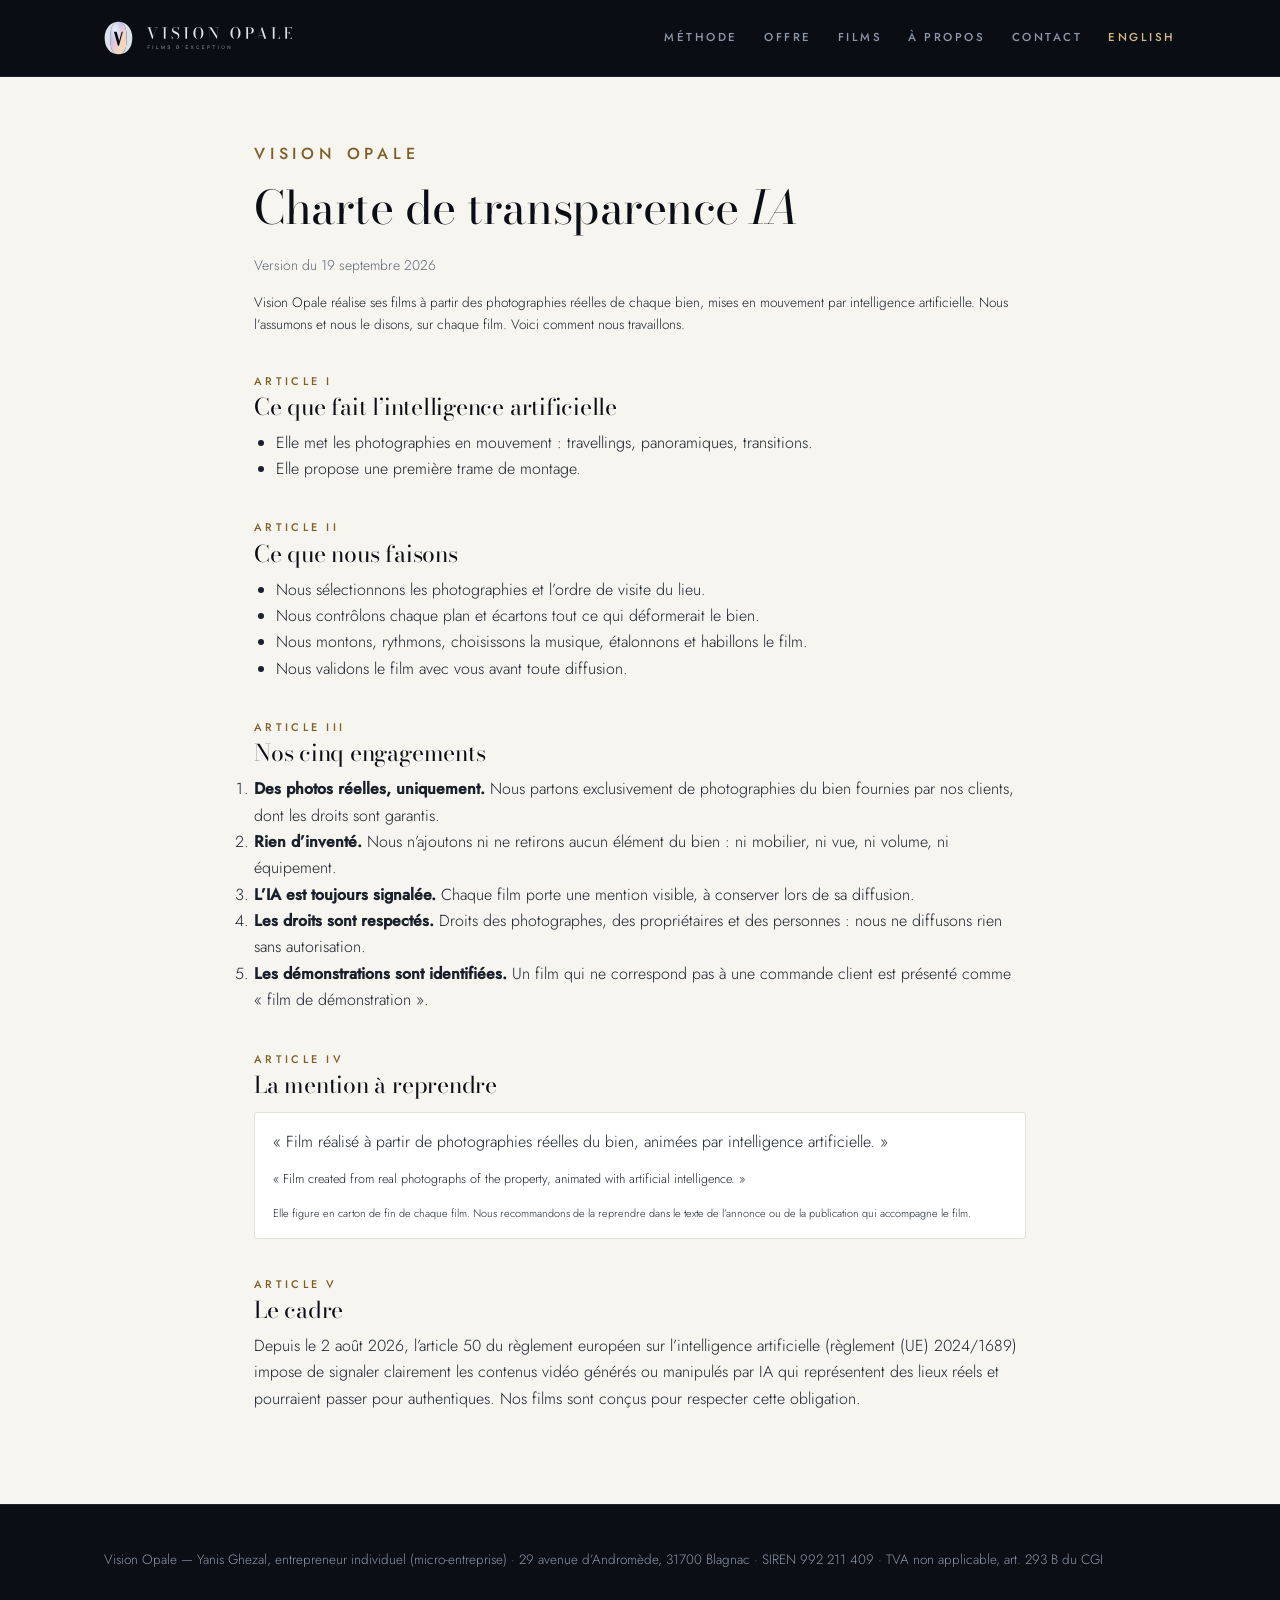
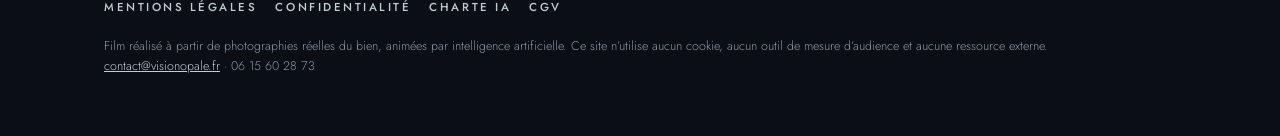
<file: site/charte-ia.html>
<!doctype html>
<html lang="fr"><head><meta charset="utf-8"><meta name="viewport" content="width=device-width,initial-scale=1">
<title>Charte de transparence IA — Vision Opale</title>
<meta name="description" content="Charte de transparence IA du site visionopale.fr.">
<link rel="canonical" href="https://visionopale.fr/charte-ia.html">
<meta property="og:site_name" content="Vision Opale"><meta property="og:title" content="Charte de transparence IA — Vision Opale">
<meta property="og:description" content="Charte de transparence IA du site visionopale.fr."><meta property="og:type" content="website">
<meta property="og:url" content="https://visionopale.fr/charte-ia.html"><meta property="og:image" content="https://visionopale.fr/images/og-image.jpg">
<meta property="og:locale" content="fr_FR">
<meta name="twitter:card" content="summary_large_image">
<meta name="theme-color" content="#0B0E14">
<link rel="alternate" hreflang="fr" href="https://visionopale.fr/index.html"><link rel="alternate" hreflang="en" href="https://visionopale.fr/english.html">
<link rel="icon" href="favicon.ico"><link rel="apple-touch-icon" href="apple-touch-icon.png">
<link rel="stylesheet" href="styles.css">
</head><body class="legalbody">
<header><div class="wrap"><a href="index.html" aria-label="Vision Opale, accueil"><svg xmlns="http://www.w3.org/2000/svg" viewBox="0 0 536.45 96.79" role="img" aria-label="Vision Opale"><defs><linearGradient id="hcharte-iaop" x1="0" y1="0" x2="1" y2="1"><stop offset="0" stop-color="#AFD4E6"/><stop offset="0.34" stop-color="#CBBEEA"/><stop offset="0.64" stop-color="#F5D3C6"/><stop offset="1" stop-color="#EFE1B4"/></linearGradient><radialGradient id="hcharte-iahl" cx=".32" cy=".26" r=".62"><stop offset="0" stop-color="#fff" stop-opacity=".78"/><stop offset=".55" stop-color="#fff" stop-opacity=".08"/><stop offset="1" stop-color="#fff" stop-opacity="0"/></radialGradient></defs><g transform="scale(0.6049)"><mask id="hcharte-iacm" maskUnits="userSpaceOnUse" x="0" y="0" width="140" height="162"><rect width="140" height="162" fill="#fff"/><path d="M46.55 51.0 H59.55 L71.62 93.15 L83.05 51.0 H88.55 L70.65 117.0 H65.45 Z" fill="#000"/></mask><g mask="url(#hcharte-iacm)"><path d="M68.2 156.6Q80.50000000000001 156.6 88.10000000000001 150.05Q95.7 143.5 99.80000000000001 132.5Q103.9 121.5 105.35000000000001 107.8Q106.80000000000001 94.1 106.80000000000001 79.89999999999999Q106.80000000000001 65.8 105.10000000000001 52.15Q103.4 38.5 99.10000000000001 27.5Q94.80000000000001 16.5 87.25 9.950000000000003Q79.7 3.4000000000000057 68.2 3.4000000000000057Q56.60000000000001 3.4000000000000057 49.050000000000004 9.950000000000003Q41.5 16.5 37.2 27.5Q32.900000000000006 38.5 31.1 52.15Q29.3 65.8 29.3 80.0Q29.3 94.1 30.85 107.8Q32.400000000000006 121.5 36.45 132.5Q40.5 143.5 48.2 150.05Q55.900000000000006 156.6 68.2 156.6Z" fill="url(#hcharte-iaop)"/><path d="M68.2 156.6Q80.50000000000001 156.6 88.10000000000001 150.05Q95.7 143.5 99.80000000000001 132.5Q103.9 121.5 105.35000000000001 107.8Q106.80000000000001 94.1 106.80000000000001 79.89999999999999Q106.80000000000001 65.8 105.10000000000001 52.15Q103.4 38.5 99.10000000000001 27.5Q94.80000000000001 16.5 87.25 9.950000000000003Q79.7 3.4000000000000057 68.2 3.4000000000000057Q56.60000000000001 3.4000000000000057 49.050000000000004 9.950000000000003Q41.5 16.5 37.2 27.5Q32.900000000000006 38.5 31.1 52.15Q29.3 65.8 29.3 80.0Q29.3 94.1 30.85 107.8Q32.400000000000006 121.5 36.45 132.5Q40.5 143.5 48.2 150.05Q55.900000000000006 156.6 68.2 156.6Z" fill="url(#hcharte-iahl)"/></g><path d="M68.2 157.0Q52.7 157.0 40.6 151.1Q28.500000000000004 145.2 20.1 134.6Q11.7 124.0 7.35 110.05Q3.0 96.1 3.0 80.0Q3.0 63.89999999999999 7.65 49.949999999999996Q12.3 36.0 20.85 25.39999999999999Q29.400000000000002 14.799999999999983 41.45 8.899999999999991Q53.5 3.0 68.2 3.0Q82.9 3.0 94.85000000000001 8.899999999999991Q106.80000000000001 14.799999999999983 115.4 25.39999999999999Q124.00000000000001 36.0 128.6 49.949999999999996Q133.2 63.89999999999999 133.2 80.0Q133.2 96.1 128.85 110.05Q124.50000000000001 124.0 116.15 134.6Q107.80000000000001 145.2 95.70000000000002 151.1Q83.60000000000001 157.0 68.2 157.0Z M68.2 156.6Q80.50000000000001 156.6 88.10000000000001 150.05Q95.7 143.5 99.80000000000001 132.5Q103.9 121.5 105.35000000000001 107.8Q106.80000000000001 94.1 106.80000000000001 79.89999999999999Q106.80000000000001 65.8 105.10000000000001 52.15Q103.4 38.5 99.10000000000001 27.5Q94.80000000000001 16.5 87.25 9.950000000000003Q79.7 3.4000000000000057 68.2 3.4000000000000057Q56.60000000000001 3.4000000000000057 49.050000000000004 9.950000000000003Q41.5 16.5 37.2 27.5Q32.900000000000006 38.5 31.1 52.15Q29.3 65.8 29.3 80.0Q29.3 94.1 30.85 107.8Q32.400000000000006 121.5 36.45 132.5Q40.5 143.5 48.2 150.05Q55.900000000000006 156.6 68.2 156.6Z" fill="#DCE2EA" fill-rule="evenodd"/></g><path fill="#DCE2EA" transform="translate(121.49,50.83)" d="M32.472 -33.0V-32.669999999999995H28.622L16.61 0.6599999999999999H15.664L4.092 -32.669999999999995H0.9019999999999999V-33.0H14.542V-32.669999999999995H9.79L18.523999999999997 -5.6979999999999995L28.226 -32.669999999999995H22.66V-33.0ZM43.99999999999999 0.0V-0.32999999999999996H48.818V-32.669999999999995H43.99999999999999V-33.0H59.025999999999996V-32.669999999999995H53.745999999999995V-0.32999999999999996H59.025999999999996V0.0ZM82.588 0.6599999999999999Q79.794 0.6599999999999999 77.82499999999999 -0.21999999999999997Q75.856 -1.0999999999999999 74.514 -2.618L71.764 0.43999999999999995H71.478V-8.953999999999999H71.80799999999999Q72.24799999999999 -7.039999999999999 73.06199999999998 -5.367999999999999Q73.87599999999999 -3.6959999999999997 75.14099999999999 -2.431Q76.40599999999999 -1.166 78.166 -0.43999999999999995Q79.926 0.286 82.28 0.286Q84.54599999999999 0.286 86.22899999999998 -0.5389999999999999Q87.91199999999999 -1.3639999999999999 88.83599999999998 -2.9259999999999997Q89.75999999999999 -4.4879999999999995 89.75999999999999 -6.688Q89.75999999999999 -8.58 88.792 -9.889Q87.824 -11.197999999999999 86.251 -12.155Q84.678 -13.112 82.775 -13.937Q80.872 -14.761999999999999 78.97999999999999 -15.686Q77.088 -16.61 75.50399999999999 -17.842Q73.92 -19.073999999999998 72.963 -20.833999999999996Q72.006 -22.593999999999998 72.006 -25.124Q72.006 -27.631999999999998 73.293 -29.502Q74.58 -31.372 76.69200000000001 -32.406Q78.804 -33.44 81.312 -33.44Q83.46799999999999 -33.44 85.23899999999999 -32.757999999999996Q87.00999999999999 -32.076 88.286 -30.668L91.014 -33.44H91.3V-24.156H90.97Q90.398 -27.125999999999998 89.122 -29.095Q87.846 -31.063999999999997 85.95400000000001 -32.043Q84.062 -33.022 81.68599999999999 -33.022Q78.672 -33.022 77.11 -31.503999999999998Q75.548 -29.985999999999997 75.548 -27.5Q75.548 -25.805999999999997 76.494 -24.618Q77.44 -23.43 78.97999999999999 -22.517Q80.52 -21.604 82.38999999999999 -20.778999999999996Q84.25999999999999 -19.953999999999997 86.119 -18.974999999999998Q87.978 -17.996 89.518 -16.686999999999998Q91.05799999999999 -15.377999999999998 92.00399999999999 -13.508Q92.94999999999999 -11.638 92.94999999999999 -8.975999999999999Q92.94999999999999 -6.072 91.66299999999998 -3.9050000000000002Q90.37599999999999 -1.738 88.03299999999999 -0.539Q85.69 0.6599999999999999 82.588 0.6599999999999999ZM105.26999999999998 0.0V-0.32999999999999996H110.08799999999998V-32.669999999999995H105.26999999999998V-33.0H120.29599999999998V-32.669999999999995H115.01599999999999V-0.32999999999999996H120.29599999999998V0.0ZM147.224 0.43999999999999995Q143.83599999999998 0.43999999999999995 141.17399999999998 -0.8579999999999999Q138.51199999999997 -2.1559999999999997 136.664 -4.4879999999999995Q134.81599999999997 -6.819999999999999 133.84799999999996 -9.889Q132.87999999999997 -12.957999999999998 132.87999999999997 -16.5Q132.87999999999997 -20.041999999999998 133.90299999999996 -23.110999999999997Q134.926 -26.18 136.81799999999998 -28.512Q138.70999999999998 -30.843999999999998 141.34999999999997 -32.141999999999996Q143.98999999999998 -33.44 147.224 -33.44Q150.45799999999997 -33.44 153.087 -32.141999999999996Q155.71599999999998 -30.843999999999998 157.60799999999998 -28.512Q159.49999999999997 -26.18 160.51199999999997 -23.110999999999997Q161.52399999999997 -20.041999999999998 161.52399999999997 -16.5Q161.52399999999997 -12.957999999999998 160.56699999999998 -9.889Q159.60999999999999 -6.819999999999999 157.77299999999997 -4.4879999999999995Q155.93599999999998 -2.1559999999999997 153.27399999999997 -0.8579999999999999Q150.61199999999997 0.43999999999999995 147.224 0.43999999999999995ZM147.224 0.132Q149.95199999999997 0.132 151.62399999999997 -1.2759999999999998Q153.29599999999996 -2.6839999999999997 154.18699999999995 -5.06Q155.07799999999997 -7.436 155.40799999999996 -10.417Q155.73799999999997 -13.398 155.73799999999997 -16.5Q155.73799999999997 -19.624 155.35299999999995 -22.594Q154.96799999999996 -25.564 154.02199999999996 -27.939999999999998Q153.07599999999996 -30.316 151.41499999999996 -31.723999999999997Q149.75399999999996 -33.132 147.224 -33.132Q144.67199999999997 -33.132 143.01099999999997 -31.723999999999997Q141.34999999999997 -30.316 140.40399999999997 -27.939999999999998Q139.45799999999997 -25.564 139.06199999999995 -22.594Q138.66599999999997 -19.624 138.66599999999997 -16.5Q138.66599999999997 -13.398 139.00699999999998 -10.417Q139.34799999999998 -7.436 140.23899999999998 -5.06Q141.12999999999997 -2.6839999999999997 142.82399999999996 -1.2759999999999998Q144.51799999999997 0.132 147.224 0.132ZM178.88199999999998 -33.0V-0.32999999999999996H184.09599999999998V0.0H174.12999999999997V-0.32999999999999996H178.52999999999997V-32.669999999999995H174.12999999999997V-33.0ZM205.19399999999996 -33.0V-32.669999999999995H200.57399999999996V0.43999999999999995H200.13399999999996L178.63999999999996 -33.0H184.55799999999996L200.22199999999998 -7.986V-32.669999999999995H195.07399999999996V-33.0ZM252.80199999999996 0.43999999999999995Q249.414 0.43999999999999995 246.75199999999998 -0.8579999999999999Q244.08999999999997 -2.1559999999999997 242.24199999999996 -4.4879999999999995Q240.39399999999998 -6.819999999999999 239.426 -9.889Q238.45799999999997 -12.957999999999998 238.45799999999997 -16.5Q238.45799999999997 -20.041999999999998 239.481 -23.110999999999997Q240.504 -26.18 242.396 -28.512Q244.28799999999998 -30.843999999999998 246.928 -32.141999999999996Q249.56799999999998 -33.44 252.80199999999996 -33.44Q256.036 -33.44 258.66499999999996 -32.141999999999996Q261.294 -30.843999999999998 263.186 -28.512Q265.078 -26.18 266.09 -23.110999999999997Q267.102 -20.041999999999998 267.102 -16.5Q267.102 -12.957999999999998 266.145 -9.889Q265.188 -6.819999999999999 263.351 -4.4879999999999995Q261.51399999999995 -2.1559999999999997 258.852 -0.8579999999999999Q256.19 0.43999999999999995 252.80199999999996 0.43999999999999995ZM252.80199999999996 0.132Q255.52999999999997 0.132 257.202 -1.2759999999999998Q258.87399999999997 -2.6839999999999997 259.765 -5.06Q260.65599999999995 -7.436 260.986 -10.417Q261.316 -13.398 261.316 -16.5Q261.316 -19.624 260.931 -22.594Q260.546 -25.564 259.6 -27.939999999999998Q258.654 -30.316 256.993 -31.723999999999997Q255.332 -33.132 252.80199999999996 -33.132Q250.24999999999997 -33.132 248.58899999999997 -31.723999999999997Q246.92799999999997 -30.316 245.98199999999997 -27.939999999999998Q245.03599999999997 -25.564 244.64 -22.594Q244.24399999999997 -19.624 244.24399999999997 -16.5Q244.24399999999997 -13.398 244.58499999999998 -10.417Q244.926 -7.436 245.81699999999998 -5.06Q246.70799999999997 -2.6839999999999997 248.402 -1.2759999999999998Q250.09599999999998 0.132 252.80199999999996 0.132ZM293.282 -33.0Q297.33 -33.0 299.89300000000003 -31.856Q302.456 -30.712 303.688 -28.633Q304.92 -26.554 304.92 -23.694Q304.92 -20.834 303.688 -18.832Q302.456 -16.83 299.89300000000003 -15.774Q297.33 -14.718 293.282 -14.718H288.596V-0.32999999999999996H292.534V0.0H279.708V-0.32999999999999996H283.646V-32.669999999999995H279.708V-33.0ZM288.596 -15.047999999999998H293.04Q294.58 -15.047999999999998 295.757 -15.828999999999999Q296.934 -16.61 297.726 -17.897Q298.51800000000003 -19.183999999999997 298.925 -20.701999999999998Q299.332 -22.22 299.332 -23.694Q299.332 -25.168 298.925 -26.729999999999997Q298.51800000000003 -28.291999999999998 297.726 -29.644999999999996Q296.934 -30.997999999999998 295.757 -31.833999999999996Q294.58 -32.669999999999995 293.04 -32.669999999999995H288.596ZM320.056 -10.581999999999999V-10.911999999999999H333.784V-10.581999999999999ZM328.78999999999996 -33.66 340.34 -0.32999999999999996H343.55199999999996V0.0H330.154V-0.32999999999999996H334.664L325.974 -27.214L316.58 -0.32999999999999996H321.70599999999996V0.0H312.026V-0.32999999999999996H316.20599999999996L327.866 -33.66ZM355.10200000000003 0.0V-0.32999999999999996H359.04V-32.669999999999995H355.10200000000003V-33.0H367.928V-32.669999999999995H363.99V-0.32999999999999996H370.128Q372.68 -0.32999999999999996 374.33000000000004 -1.034Q375.98 -1.738 376.92600000000004 -3.0140000000000002Q377.872 -4.29 378.279 -6.05Q378.686 -7.81 378.752 -9.899999999999999H379.082V0.0ZM390.76400000000007 0.0V-0.32999999999999996H394.70200000000006V-32.669999999999995H390.76400000000007V-33.0H414.50200000000007V-23.979999999999997H414.194Q414.08400000000006 -26.334 413.2370000000001 -28.314Q412.39000000000004 -30.293999999999997 410.696 -31.481999999999996Q409.00200000000007 -32.669999999999995 406.42800000000005 -32.669999999999995H399.65200000000004V-0.32999999999999996H405.98800000000006Q409.00200000000007 -0.32999999999999996 410.87200000000007 -1.562Q412.742 -2.794 413.63300000000004 -4.95Q414.52400000000006 -7.106 414.634 -9.899999999999999H414.96400000000006V0.0ZM406.89000000000004 -12.056Q406.802 -13.53 406.09800000000007 -14.619Q405.39400000000006 -15.707999999999998 404.30500000000006 -16.302Q403.21600000000007 -16.896 401.96200000000005 -16.896H398.06800000000004V-17.226H401.96200000000005Q403.21600000000007 -17.226 404.30500000000006 -17.776Q405.39400000000006 -18.326 406.09800000000007 -19.36Q406.802 -20.394 406.89000000000004 -21.868H407.22V-12.056Z"/><path fill="#8C98AA" transform="translate(123.45,79.41)" d="M0.945 0.0V-9.72H6.615V-8.5185H2.1465V-5.46075H5.805V-4.25925H2.1465V0.0ZM14.985000000000001 0.0V-9.72H16.186500000000002V0.0ZM25.366500000000002 0.0V-9.72H26.568V-1.14075H31.076999999999998V0.0ZM39.2445 0.0V-9.72H40.338L44.010000000000005 -1.97775L47.66175 -9.72H48.768750000000004V-0.00675H47.628V-7.08075L44.32725 0.0H43.686L40.38525 -7.08075V0.0ZM61.12800000000001 0.20249999999999999Q60.09525000000001 0.20249999999999999 59.268375000000006 -0.14850000000000002Q58.441500000000005 -0.4995 57.904875000000004 -1.1508749999999999Q57.36825000000001 -1.80225 57.206250000000004 -2.69325L58.44825000000001 -2.889Q58.68450000000001 -1.971 59.43037500000001 -1.454625Q60.17625000000001 -0.93825 61.188750000000006 -0.93825Q61.843500000000006 -0.93825 62.37337500000001 -1.144125Q62.90325000000001 -1.35 63.213750000000005 -1.73475Q63.52425000000001 -2.1195 63.52425000000001 -2.646Q63.52425000000001 -2.9699999999999998 63.41287500000001 -3.2028749999999997Q63.301500000000004 -3.43575 63.109125000000006 -3.6011249999999997Q62.91675000000001 -3.7664999999999997 62.67375000000001 -3.8812499999999996Q62.43075000000001 -3.996 62.167500000000004 -4.07025L59.690250000000006 -4.806Q59.285250000000005 -4.9275 58.907250000000005 -5.113125Q58.529250000000005 -5.29875 58.23225000000001 -5.578875Q57.93525000000001 -5.859 57.75975000000001 -6.253875Q57.584250000000004 -6.64875 57.584250000000004 -7.18875Q57.584250000000004 -8.05275 58.033125000000005 -8.663625Q58.482000000000006 -9.2745 59.25150000000001 -9.5985Q60.02100000000001 -9.9225 60.986250000000005 -9.91575Q61.96500000000001 -9.909 62.73787500000001 -9.568125Q63.51075000000001 -9.22725 64.020375 -8.592749999999999Q64.53 -7.95825 64.7055 -7.074L63.429750000000006 -6.85125Q63.328500000000005 -7.44525 62.980875000000005 -7.873875Q62.633250000000004 -8.3025 62.1135 -8.535375Q61.59375000000001 -8.76825 60.972750000000005 -8.775Q60.37875000000001 -8.78175 59.89950000000001 -8.586Q59.42025000000001 -8.39025 59.136750000000006 -8.042625000000001Q58.85325000000001 -7.695 58.85325000000001 -7.24275Q58.85325000000001 -6.79725 59.109750000000005 -6.523875Q59.36625000000001 -6.2505 59.740875 -6.091875Q60.115500000000004 -5.93325 60.47325000000001 -5.832L62.322750000000006 -5.29875Q62.64000000000001 -5.211 63.055125000000004 -5.05575Q63.47025000000001 -4.9005 63.86175000000001 -4.620375Q64.25325000000001 -4.34025 64.50975000000001 -3.877875Q64.76625000000001 -3.4154999999999998 64.76625000000001 -2.7135Q64.76625000000001 -2.0115 64.48612500000002 -1.46475Q64.206 -0.918 63.706500000000005 -0.550125Q63.20700000000001 -0.18225 62.545500000000004 0.010124999999999995Q61.88400000000001 0.20249999999999999 61.12800000000001 0.20249999999999999ZM82.92375 0.0V-9.72H85.92075Q86.06925000000001 -9.72 86.44050000000001 -9.71325Q86.81175 -9.7065 87.14925000000001 -9.65925Q88.2765 -9.51075 89.035875 -8.839125Q89.79525000000001 -8.1675 90.18 -7.13475Q90.56475 -6.102 90.56475 -4.86Q90.56475 -3.618 90.18 -2.58525Q89.79525000000001 -1.5525 89.035875 -0.880875Q88.2765 -0.20925 87.14925000000001 -0.06075Q86.81175 -0.02025 86.43712500000001 -0.010125Q86.0625 0.0 85.92075 0.0ZM84.159 -1.1475H85.92075Q86.17725 -1.1475 86.4945 -1.164375Q86.81175 -1.18125 87.048 -1.22175Q87.84450000000001 -1.37025 88.33725000000001 -1.89Q88.83000000000001 -2.40975 89.05950000000001 -3.186Q89.289 -3.96225 89.289 -4.86Q89.289 -5.778 89.05612500000001 -6.55425Q88.82325 -7.3305 88.3305 -7.843500000000001Q87.83775 -8.3565 87.048 -8.49825Q86.81175 -8.5455 86.48775 -8.559000000000001Q86.16375000000001 -8.5725 85.92075 -8.5725H84.159ZM99.20475 -6.682499999999999 99.279 -7.24275Q99.5625 -7.2225 99.70425 -7.35075Q99.846 -7.478999999999999 99.88650000000001 -7.70175Q99.927 -7.9245 99.9 -8.1945H99.20475V-9.719999999999999H100.52775V-7.992Q100.52775 -7.28325 100.180125 -6.9254999999999995Q99.8325 -6.56775 99.20475 -6.682499999999999ZM109.431 0.0V-9.72H115.57350000000001V-8.57925H110.63250000000001V-5.535H114.76350000000001V-4.3942499999999995H110.63250000000001V-1.14075H115.57350000000001V0.0ZM123.40350000000001 0.0 126.74475 -4.92075 123.49125000000001 -9.72H124.956L127.47375000000001 -5.93325L129.98475 -9.72H131.45625L128.20275 -4.92075L131.53725 0.0H130.0725L127.47375000000001 -3.9015L124.875 0.0ZM143.22825 0.20249999999999999Q141.777 0.20249999999999999 140.7645 -0.43875000000000003Q139.752 -1.08 139.222125 -2.22075Q138.69225 -3.3615 138.69225 -4.86Q138.69225 -6.3585 139.222125 -7.49925Q139.752 -8.64 140.7645 -9.28125Q141.777 -9.9225 143.22825 -9.9225Q144.91575 -9.9225 146.005875 -9.065249999999999Q147.096 -8.208 147.50775 -6.75675L146.286 -6.4327499999999995Q145.989 -7.5195 145.22625 -8.14725Q144.4635 -8.775 143.22825 -8.775Q142.1415 -8.775 141.41925 -8.282250000000001Q140.697 -7.7895 140.33249999999998 -6.908625000000001Q139.968 -6.02775 139.96125 -4.86Q139.9545 -3.699 140.31900000000002 -2.8181249999999998Q140.6835 -1.93725 141.41250000000002 -1.441125Q142.1415 -0.945 143.22825 -0.945Q144.4635 -0.945 145.22625 -1.576125Q145.989 -2.20725 146.286 -3.28725L147.50775 -2.96325Q147.096 -1.51875 146.005875 -0.6581250000000001Q144.91575 0.20249999999999999 143.22825 0.20249999999999999ZM156.01275 0.0V-9.72H162.15525000000002V-8.57925H157.21425000000002V-5.535H161.34525000000002V-4.3942499999999995H157.21425000000002V-1.14075H162.15525000000002V0.0ZM170.79525 0.0V-9.72H174.63600000000002Q174.77775000000003 -9.72 174.9735 -9.709875Q175.16925 -9.69975 175.35150000000002 -9.666Q176.14125 -9.5445 176.67787500000003 -9.126Q177.21450000000002 -8.7075 177.48450000000003 -8.069625Q177.7545 -7.43175 177.7545 -6.6555Q177.7545 -5.886 177.48112500000002 -5.248125Q177.20775 -4.61025 176.67112500000002 -4.188375Q176.1345 -3.7664999999999997 175.35150000000002 -3.645Q175.16925 -3.618 174.9735 -3.6045Q174.77775000000003 -3.5909999999999997 174.63600000000002 -3.5909999999999997H171.99675000000002V0.0ZM171.99675000000002 -4.73175H174.59550000000002Q174.72375000000002 -4.73175 174.88912500000004 -4.74525Q175.05450000000002 -4.75875 175.20300000000003 -4.7924999999999995Q175.66875000000002 -4.9005 175.962375 -5.187374999999999Q176.25600000000003 -5.47425 176.39100000000002 -5.862375Q176.526 -6.2505 176.526 -6.6555Q176.526 -7.0605 176.39100000000002 -7.448625Q176.25600000000003 -7.83675 175.962375 -8.126999999999999Q175.66875000000002 -8.41725 175.20300000000003 -8.5185Q175.05450000000002 -8.559 174.88912500000004 -8.569125Q174.72375000000002 -8.57925 174.59550000000002 -8.57925H171.99675000000002ZM188.62875000000003 0.0V-8.57925H185.3145V-9.72H193.14450000000002V-8.57925H189.83025V0.0ZM201.37950000000004 0.0V-9.72H202.58100000000002V0.0ZM215.62200000000004 0.20249999999999999Q214.17075000000003 0.20249999999999999 213.15825000000004 -0.43875000000000003Q212.14575000000005 -1.08 211.61587500000005 -2.22075Q211.08600000000004 -3.3615 211.08600000000004 -4.86Q211.08600000000004 -6.3585 211.61587500000005 -7.49925Q212.14575000000005 -8.64 213.15825000000004 -9.28125Q214.17075000000003 -9.9225 215.62200000000004 -9.9225Q217.08000000000004 -9.9225 218.09250000000003 -9.28125Q219.10500000000005 -8.64 219.63150000000005 -7.49925Q220.15800000000004 -6.3585 220.15800000000004 -4.86Q220.15800000000004 -3.3615 219.63150000000005 -2.22075Q219.10500000000005 -1.08 218.09250000000003 -0.43875000000000003Q217.08000000000004 0.20249999999999999 215.62200000000004 0.20249999999999999ZM215.62200000000004 -0.945Q216.70875000000004 -0.93825 217.43437500000005 -1.434375Q218.16000000000005 -1.9304999999999999 218.52112500000004 -2.81475Q218.88225000000003 -3.699 218.88225000000003 -4.86Q218.88225000000003 -6.02775 218.52112500000004 -6.9052500000000006Q218.16000000000005 -7.78275 217.43437500000005 -8.275500000000001Q216.70875000000004 -8.76825 215.62200000000004 -8.775Q214.53525000000005 -8.78175 213.81637500000005 -8.289Q213.09750000000005 -7.79625 212.73300000000006 -6.912Q212.36850000000004 -6.02775 212.36175000000003 -4.86Q212.35500000000005 -3.699 212.71950000000004 -2.8215Q213.08400000000003 -1.944 213.80962500000004 -1.447875Q214.53525000000005 -0.95175 215.62200000000004 -0.945ZM228.52800000000005 0.0V-9.72H229.74300000000005L234.81225000000006 -2.12625V-9.72H236.02725000000007V0.0H234.81225000000006L229.74300000000005 -7.6005V0.0Z"/></svg></a>
<button class="burger" aria-expanded="false" aria-controls="menu">Menu</button>
<nav id="menu"><a href="methode.html">Méthode</a><a href="offre.html">Offre</a><a href="films.html">Films</a><a href="a-propos.html">À propos</a><a href="contact.html">Contact</a><a class="en" href="english.html">English</a></nav></div></header>
<main>
<div class="legal"><div class="wrap"><p class="eyebrow" style="color:#7E5F28">Vision Opale</p><h1>Charte de transparence <em>IA</em></h1>
<p style="color:#5B6576;font-size:14px;margin-bottom:10px">Version du 19 septembre 2026</p>

<p style="font-size:10.2pt">Vision Opale réalise ses films à partir des photographies réelles de chaque bien, mises en mouvement par intelligence artificielle. Nous l’assumons et nous le disons, sur chaque film. Voici comment nous travaillons.</p>

<h2><span class="n">Article I</span>Ce que fait l’intelligence artificielle</h2>
<ul><li>Elle met les photographies en mouvement : travellings, panoramiques, transitions.</li>
<li>Elle propose une première trame de montage.</li></ul>

<h2><span class="n">Article II</span>Ce que nous faisons</h2>
<ul><li>Nous sélectionnons les photographies et l’ordre de visite du lieu.</li>
<li>Nous contrôlons chaque plan et écartons tout ce qui déformerait le bien.</li>
<li>Nous montons, rythmons, choisissons la musique, étalonnons et habillons le film.</li>
<li>Nous validons le film avec vous avant toute diffusion.</li></ul>

<h2><span class="n">Article III</span>Nos cinq engagements</h2>
<ol>
<li><b>Des photos réelles, uniquement.</b> Nous partons exclusivement de photographies du bien fournies par nos clients, dont les droits sont garantis.</li>
<li><b>Rien d’inventé.</b> Nous n’ajoutons ni ne retirons aucun élément du bien : ni mobilier, ni vue, ni volume, ni équipement.</li>
<li><b>L’IA est toujours signalée.</b> Chaque film porte une mention visible, à conserver lors de sa diffusion.</li>
<li><b>Les droits sont respectés.</b> Droits des photographes, des propriétaires et des personnes : nous ne diffusons rien sans autorisation.</li>
<li><b>Les démonstrations sont identifiées.</b> Un film qui ne correspond pas à une commande client est présenté comme « film de démonstration ».</li>
</ol>

<h2><span class="n">Article IV</span>La mention à reprendre</h2>
<div class="box"><p class="mention">« Film réalisé à partir de photographies réelles du bien, animées par intelligence artificielle. »</p>
<p class="mention" style="font-size:9.5pt;color:var(--ink-3)">« Film created from real photographs of the property, animated with artificial intelligence. »</p>
<p style="font-size:8.2pt;color:var(--ink-3)">Elle figure en carton de fin de chaque film. Nous recommandons de la reprendre dans le texte de l’annonce ou de la publication qui accompagne le film.</p></div>

<h2><span class="n">Article V</span>Le cadre</h2>
<p>Depuis le 2 août 2026, l’article 50 du règlement européen sur l’intelligence artificielle (règlement (UE) 2024/1689) impose de signaler clairement les contenus vidéo générés ou manipulés par IA qui représentent des lieux réels et pourraient passer pour authentiques. Nos films sont conçus pour respecter cette obligation.</p>

</div></div>
</main>
<footer><div class="wrap"><div class="row">
<span>Vision Opale — Yanis Ghezal, entrepreneur individuel (micro-entreprise) · 29 avenue d’Andromède, 31700 Blagnac · SIREN 992 211 409 · TVA non applicable, art. 293 B du CGI</span>
<nav><a href="mentions-legales.html">Mentions légales</a><a href="confidentialite.html">Confidentialité</a><a href="charte-ia.html">Charte IA</a><a href="cgv.html">CGV</a></nav></div>
<p class="fine">Film réalisé à partir de photographies réelles du bien, animées par intelligence artificielle. Ce site n’utilise aucun cookie, aucun outil de mesure d’audience et aucune ressource externe.<br>
<a href="mailto:contact@visionopale.fr">contact@visionopale.fr</a> · 06 15 60 28 73</p></div></footer>
<script src="site.js"></script></body></html>
</file>
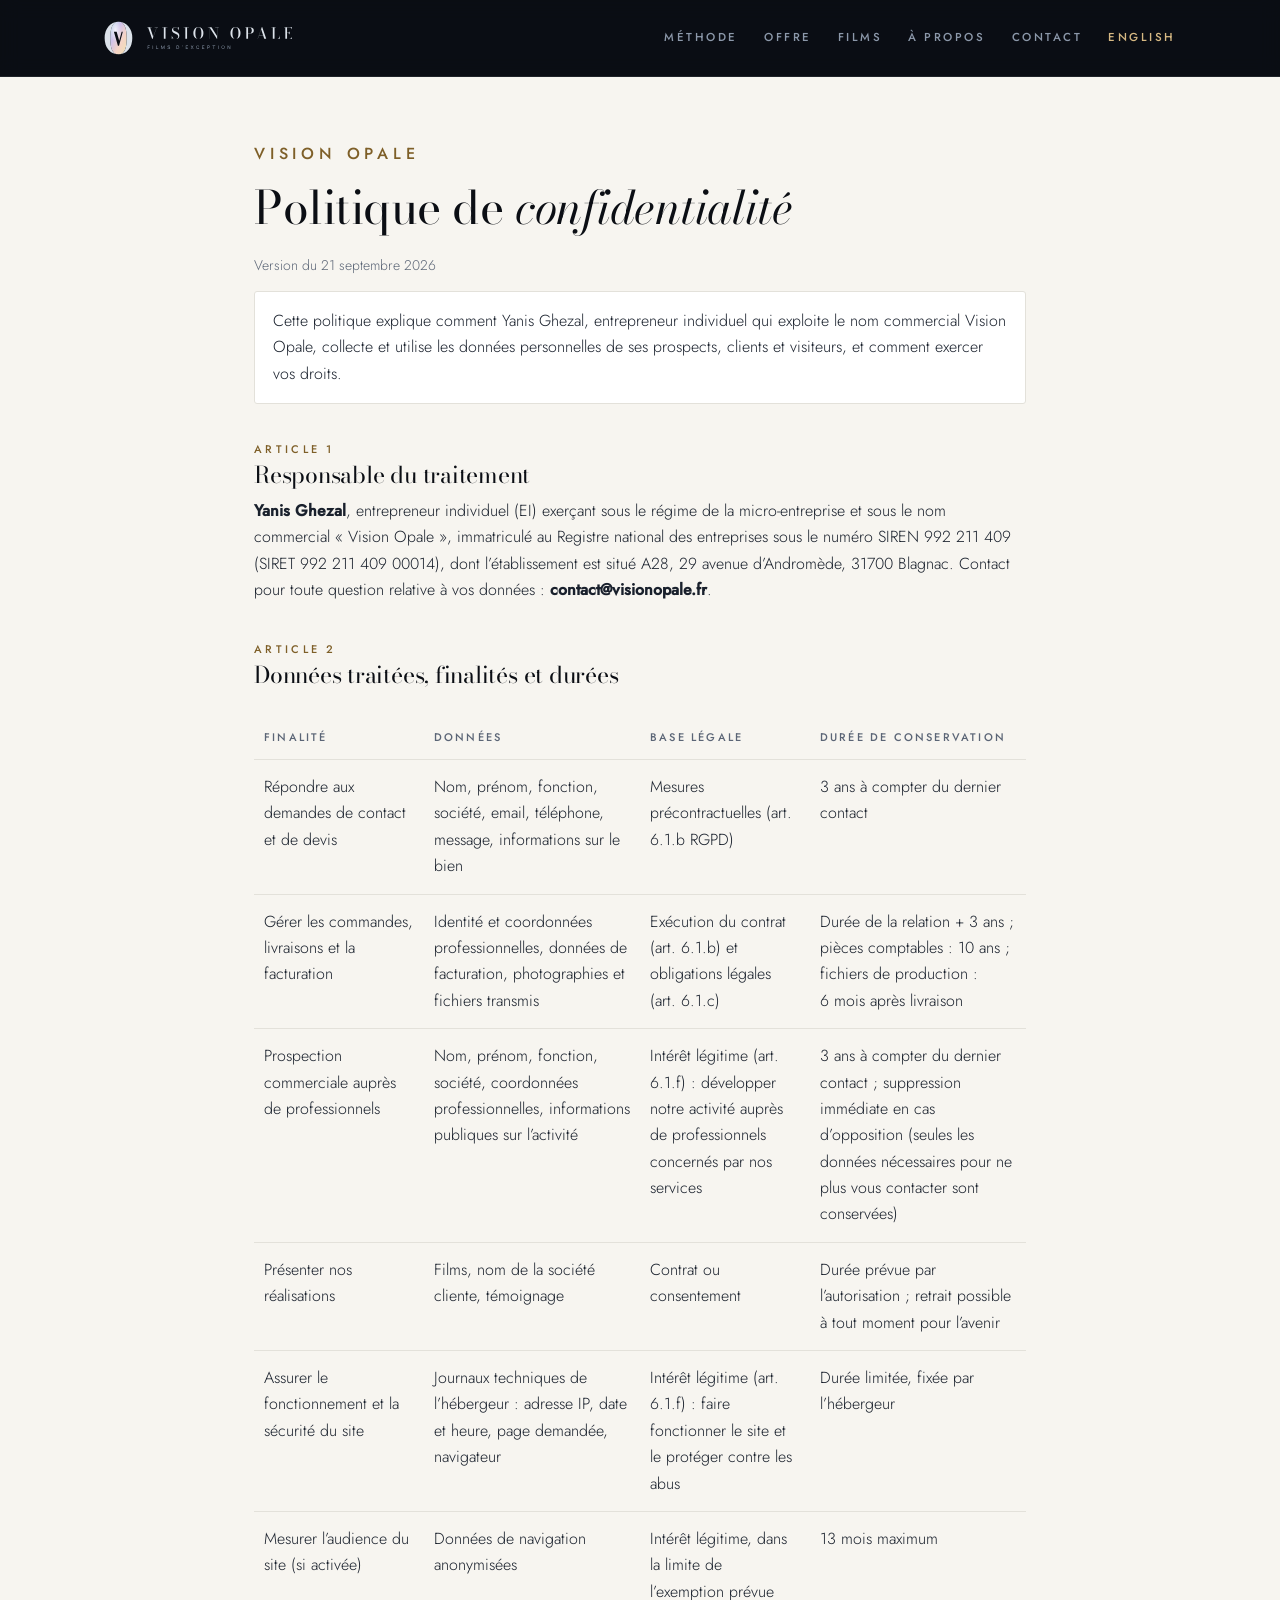
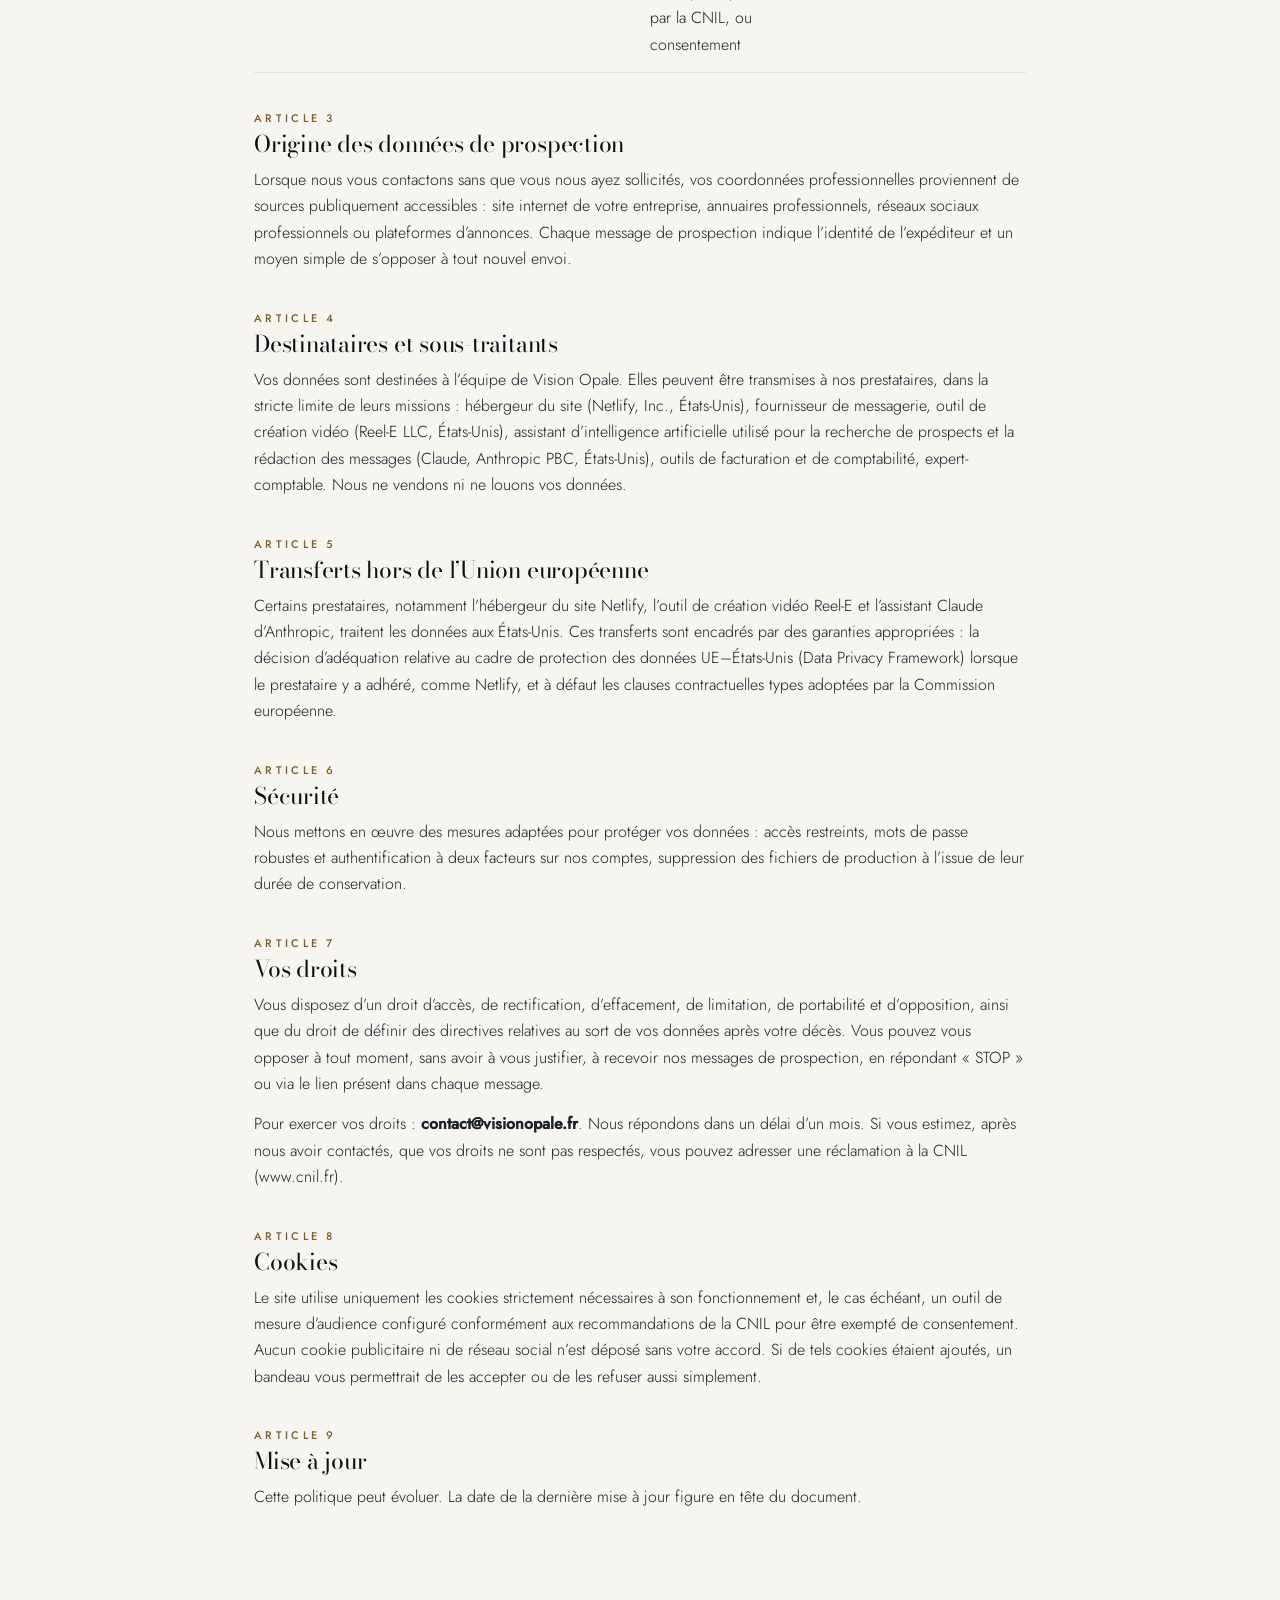
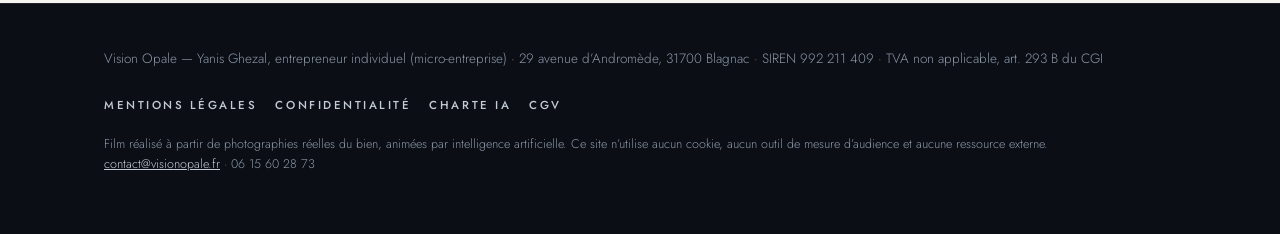
<file: site/confidentialite.html>
<!doctype html>
<html lang="fr"><head><meta charset="utf-8"><meta name="viewport" content="width=device-width,initial-scale=1">
<title>Politique de confidentialité — Vision Opale</title>
<meta name="description" content="Politique de confidentialité du site visionopale.fr.">
<link rel="canonical" href="https://visionopale.fr/confidentialite.html">
<meta property="og:site_name" content="Vision Opale"><meta property="og:title" content="Politique de confidentialité — Vision Opale">
<meta property="og:description" content="Politique de confidentialité du site visionopale.fr."><meta property="og:type" content="website">
<meta property="og:url" content="https://visionopale.fr/confidentialite.html"><meta property="og:image" content="https://visionopale.fr/images/og-image.jpg">
<meta property="og:locale" content="fr_FR">
<meta name="twitter:card" content="summary_large_image">
<meta name="theme-color" content="#0B0E14">
<link rel="alternate" hreflang="fr" href="https://visionopale.fr/index.html"><link rel="alternate" hreflang="en" href="https://visionopale.fr/english.html">
<link rel="icon" href="favicon.ico"><link rel="apple-touch-icon" href="apple-touch-icon.png">
<link rel="stylesheet" href="styles.css">
</head><body class="legalbody">
<header><div class="wrap"><a href="index.html" aria-label="Vision Opale, accueil"><svg xmlns="http://www.w3.org/2000/svg" viewBox="0 0 536.45 96.79" role="img" aria-label="Vision Opale"><defs><linearGradient id="hconfidentialiteop" x1="0" y1="0" x2="1" y2="1"><stop offset="0" stop-color="#AFD4E6"/><stop offset="0.34" stop-color="#CBBEEA"/><stop offset="0.64" stop-color="#F5D3C6"/><stop offset="1" stop-color="#EFE1B4"/></linearGradient><radialGradient id="hconfidentialitehl" cx=".32" cy=".26" r=".62"><stop offset="0" stop-color="#fff" stop-opacity=".78"/><stop offset=".55" stop-color="#fff" stop-opacity=".08"/><stop offset="1" stop-color="#fff" stop-opacity="0"/></radialGradient></defs><g transform="scale(0.6049)"><mask id="hconfidentialitecm" maskUnits="userSpaceOnUse" x="0" y="0" width="140" height="162"><rect width="140" height="162" fill="#fff"/><path d="M46.55 51.0 H59.55 L71.62 93.15 L83.05 51.0 H88.55 L70.65 117.0 H65.45 Z" fill="#000"/></mask><g mask="url(#hconfidentialitecm)"><path d="M68.2 156.6Q80.50000000000001 156.6 88.10000000000001 150.05Q95.7 143.5 99.80000000000001 132.5Q103.9 121.5 105.35000000000001 107.8Q106.80000000000001 94.1 106.80000000000001 79.89999999999999Q106.80000000000001 65.8 105.10000000000001 52.15Q103.4 38.5 99.10000000000001 27.5Q94.80000000000001 16.5 87.25 9.950000000000003Q79.7 3.4000000000000057 68.2 3.4000000000000057Q56.60000000000001 3.4000000000000057 49.050000000000004 9.950000000000003Q41.5 16.5 37.2 27.5Q32.900000000000006 38.5 31.1 52.15Q29.3 65.8 29.3 80.0Q29.3 94.1 30.85 107.8Q32.400000000000006 121.5 36.45 132.5Q40.5 143.5 48.2 150.05Q55.900000000000006 156.6 68.2 156.6Z" fill="url(#hconfidentialiteop)"/><path d="M68.2 156.6Q80.50000000000001 156.6 88.10000000000001 150.05Q95.7 143.5 99.80000000000001 132.5Q103.9 121.5 105.35000000000001 107.8Q106.80000000000001 94.1 106.80000000000001 79.89999999999999Q106.80000000000001 65.8 105.10000000000001 52.15Q103.4 38.5 99.10000000000001 27.5Q94.80000000000001 16.5 87.25 9.950000000000003Q79.7 3.4000000000000057 68.2 3.4000000000000057Q56.60000000000001 3.4000000000000057 49.050000000000004 9.950000000000003Q41.5 16.5 37.2 27.5Q32.900000000000006 38.5 31.1 52.15Q29.3 65.8 29.3 80.0Q29.3 94.1 30.85 107.8Q32.400000000000006 121.5 36.45 132.5Q40.5 143.5 48.2 150.05Q55.900000000000006 156.6 68.2 156.6Z" fill="url(#hconfidentialitehl)"/></g><path d="M68.2 157.0Q52.7 157.0 40.6 151.1Q28.500000000000004 145.2 20.1 134.6Q11.7 124.0 7.35 110.05Q3.0 96.1 3.0 80.0Q3.0 63.89999999999999 7.65 49.949999999999996Q12.3 36.0 20.85 25.39999999999999Q29.400000000000002 14.799999999999983 41.45 8.899999999999991Q53.5 3.0 68.2 3.0Q82.9 3.0 94.85000000000001 8.899999999999991Q106.80000000000001 14.799999999999983 115.4 25.39999999999999Q124.00000000000001 36.0 128.6 49.949999999999996Q133.2 63.89999999999999 133.2 80.0Q133.2 96.1 128.85 110.05Q124.50000000000001 124.0 116.15 134.6Q107.80000000000001 145.2 95.70000000000002 151.1Q83.60000000000001 157.0 68.2 157.0Z M68.2 156.6Q80.50000000000001 156.6 88.10000000000001 150.05Q95.7 143.5 99.80000000000001 132.5Q103.9 121.5 105.35000000000001 107.8Q106.80000000000001 94.1 106.80000000000001 79.89999999999999Q106.80000000000001 65.8 105.10000000000001 52.15Q103.4 38.5 99.10000000000001 27.5Q94.80000000000001 16.5 87.25 9.950000000000003Q79.7 3.4000000000000057 68.2 3.4000000000000057Q56.60000000000001 3.4000000000000057 49.050000000000004 9.950000000000003Q41.5 16.5 37.2 27.5Q32.900000000000006 38.5 31.1 52.15Q29.3 65.8 29.3 80.0Q29.3 94.1 30.85 107.8Q32.400000000000006 121.5 36.45 132.5Q40.5 143.5 48.2 150.05Q55.900000000000006 156.6 68.2 156.6Z" fill="#DCE2EA" fill-rule="evenodd"/></g><path fill="#DCE2EA" transform="translate(121.49,50.83)" d="M32.472 -33.0V-32.669999999999995H28.622L16.61 0.6599999999999999H15.664L4.092 -32.669999999999995H0.9019999999999999V-33.0H14.542V-32.669999999999995H9.79L18.523999999999997 -5.6979999999999995L28.226 -32.669999999999995H22.66V-33.0ZM43.99999999999999 0.0V-0.32999999999999996H48.818V-32.669999999999995H43.99999999999999V-33.0H59.025999999999996V-32.669999999999995H53.745999999999995V-0.32999999999999996H59.025999999999996V0.0ZM82.588 0.6599999999999999Q79.794 0.6599999999999999 77.82499999999999 -0.21999999999999997Q75.856 -1.0999999999999999 74.514 -2.618L71.764 0.43999999999999995H71.478V-8.953999999999999H71.80799999999999Q72.24799999999999 -7.039999999999999 73.06199999999998 -5.367999999999999Q73.87599999999999 -3.6959999999999997 75.14099999999999 -2.431Q76.40599999999999 -1.166 78.166 -0.43999999999999995Q79.926 0.286 82.28 0.286Q84.54599999999999 0.286 86.22899999999998 -0.5389999999999999Q87.91199999999999 -1.3639999999999999 88.83599999999998 -2.9259999999999997Q89.75999999999999 -4.4879999999999995 89.75999999999999 -6.688Q89.75999999999999 -8.58 88.792 -9.889Q87.824 -11.197999999999999 86.251 -12.155Q84.678 -13.112 82.775 -13.937Q80.872 -14.761999999999999 78.97999999999999 -15.686Q77.088 -16.61 75.50399999999999 -17.842Q73.92 -19.073999999999998 72.963 -20.833999999999996Q72.006 -22.593999999999998 72.006 -25.124Q72.006 -27.631999999999998 73.293 -29.502Q74.58 -31.372 76.69200000000001 -32.406Q78.804 -33.44 81.312 -33.44Q83.46799999999999 -33.44 85.23899999999999 -32.757999999999996Q87.00999999999999 -32.076 88.286 -30.668L91.014 -33.44H91.3V-24.156H90.97Q90.398 -27.125999999999998 89.122 -29.095Q87.846 -31.063999999999997 85.95400000000001 -32.043Q84.062 -33.022 81.68599999999999 -33.022Q78.672 -33.022 77.11 -31.503999999999998Q75.548 -29.985999999999997 75.548 -27.5Q75.548 -25.805999999999997 76.494 -24.618Q77.44 -23.43 78.97999999999999 -22.517Q80.52 -21.604 82.38999999999999 -20.778999999999996Q84.25999999999999 -19.953999999999997 86.119 -18.974999999999998Q87.978 -17.996 89.518 -16.686999999999998Q91.05799999999999 -15.377999999999998 92.00399999999999 -13.508Q92.94999999999999 -11.638 92.94999999999999 -8.975999999999999Q92.94999999999999 -6.072 91.66299999999998 -3.9050000000000002Q90.37599999999999 -1.738 88.03299999999999 -0.539Q85.69 0.6599999999999999 82.588 0.6599999999999999ZM105.26999999999998 0.0V-0.32999999999999996H110.08799999999998V-32.669999999999995H105.26999999999998V-33.0H120.29599999999998V-32.669999999999995H115.01599999999999V-0.32999999999999996H120.29599999999998V0.0ZM147.224 0.43999999999999995Q143.83599999999998 0.43999999999999995 141.17399999999998 -0.8579999999999999Q138.51199999999997 -2.1559999999999997 136.664 -4.4879999999999995Q134.81599999999997 -6.819999999999999 133.84799999999996 -9.889Q132.87999999999997 -12.957999999999998 132.87999999999997 -16.5Q132.87999999999997 -20.041999999999998 133.90299999999996 -23.110999999999997Q134.926 -26.18 136.81799999999998 -28.512Q138.70999999999998 -30.843999999999998 141.34999999999997 -32.141999999999996Q143.98999999999998 -33.44 147.224 -33.44Q150.45799999999997 -33.44 153.087 -32.141999999999996Q155.71599999999998 -30.843999999999998 157.60799999999998 -28.512Q159.49999999999997 -26.18 160.51199999999997 -23.110999999999997Q161.52399999999997 -20.041999999999998 161.52399999999997 -16.5Q161.52399999999997 -12.957999999999998 160.56699999999998 -9.889Q159.60999999999999 -6.819999999999999 157.77299999999997 -4.4879999999999995Q155.93599999999998 -2.1559999999999997 153.27399999999997 -0.8579999999999999Q150.61199999999997 0.43999999999999995 147.224 0.43999999999999995ZM147.224 0.132Q149.95199999999997 0.132 151.62399999999997 -1.2759999999999998Q153.29599999999996 -2.6839999999999997 154.18699999999995 -5.06Q155.07799999999997 -7.436 155.40799999999996 -10.417Q155.73799999999997 -13.398 155.73799999999997 -16.5Q155.73799999999997 -19.624 155.35299999999995 -22.594Q154.96799999999996 -25.564 154.02199999999996 -27.939999999999998Q153.07599999999996 -30.316 151.41499999999996 -31.723999999999997Q149.75399999999996 -33.132 147.224 -33.132Q144.67199999999997 -33.132 143.01099999999997 -31.723999999999997Q141.34999999999997 -30.316 140.40399999999997 -27.939999999999998Q139.45799999999997 -25.564 139.06199999999995 -22.594Q138.66599999999997 -19.624 138.66599999999997 -16.5Q138.66599999999997 -13.398 139.00699999999998 -10.417Q139.34799999999998 -7.436 140.23899999999998 -5.06Q141.12999999999997 -2.6839999999999997 142.82399999999996 -1.2759999999999998Q144.51799999999997 0.132 147.224 0.132ZM178.88199999999998 -33.0V-0.32999999999999996H184.09599999999998V0.0H174.12999999999997V-0.32999999999999996H178.52999999999997V-32.669999999999995H174.12999999999997V-33.0ZM205.19399999999996 -33.0V-32.669999999999995H200.57399999999996V0.43999999999999995H200.13399999999996L178.63999999999996 -33.0H184.55799999999996L200.22199999999998 -7.986V-32.669999999999995H195.07399999999996V-33.0ZM252.80199999999996 0.43999999999999995Q249.414 0.43999999999999995 246.75199999999998 -0.8579999999999999Q244.08999999999997 -2.1559999999999997 242.24199999999996 -4.4879999999999995Q240.39399999999998 -6.819999999999999 239.426 -9.889Q238.45799999999997 -12.957999999999998 238.45799999999997 -16.5Q238.45799999999997 -20.041999999999998 239.481 -23.110999999999997Q240.504 -26.18 242.396 -28.512Q244.28799999999998 -30.843999999999998 246.928 -32.141999999999996Q249.56799999999998 -33.44 252.80199999999996 -33.44Q256.036 -33.44 258.66499999999996 -32.141999999999996Q261.294 -30.843999999999998 263.186 -28.512Q265.078 -26.18 266.09 -23.110999999999997Q267.102 -20.041999999999998 267.102 -16.5Q267.102 -12.957999999999998 266.145 -9.889Q265.188 -6.819999999999999 263.351 -4.4879999999999995Q261.51399999999995 -2.1559999999999997 258.852 -0.8579999999999999Q256.19 0.43999999999999995 252.80199999999996 0.43999999999999995ZM252.80199999999996 0.132Q255.52999999999997 0.132 257.202 -1.2759999999999998Q258.87399999999997 -2.6839999999999997 259.765 -5.06Q260.65599999999995 -7.436 260.986 -10.417Q261.316 -13.398 261.316 -16.5Q261.316 -19.624 260.931 -22.594Q260.546 -25.564 259.6 -27.939999999999998Q258.654 -30.316 256.993 -31.723999999999997Q255.332 -33.132 252.80199999999996 -33.132Q250.24999999999997 -33.132 248.58899999999997 -31.723999999999997Q246.92799999999997 -30.316 245.98199999999997 -27.939999999999998Q245.03599999999997 -25.564 244.64 -22.594Q244.24399999999997 -19.624 244.24399999999997 -16.5Q244.24399999999997 -13.398 244.58499999999998 -10.417Q244.926 -7.436 245.81699999999998 -5.06Q246.70799999999997 -2.6839999999999997 248.402 -1.2759999999999998Q250.09599999999998 0.132 252.80199999999996 0.132ZM293.282 -33.0Q297.33 -33.0 299.89300000000003 -31.856Q302.456 -30.712 303.688 -28.633Q304.92 -26.554 304.92 -23.694Q304.92 -20.834 303.688 -18.832Q302.456 -16.83 299.89300000000003 -15.774Q297.33 -14.718 293.282 -14.718H288.596V-0.32999999999999996H292.534V0.0H279.708V-0.32999999999999996H283.646V-32.669999999999995H279.708V-33.0ZM288.596 -15.047999999999998H293.04Q294.58 -15.047999999999998 295.757 -15.828999999999999Q296.934 -16.61 297.726 -17.897Q298.51800000000003 -19.183999999999997 298.925 -20.701999999999998Q299.332 -22.22 299.332 -23.694Q299.332 -25.168 298.925 -26.729999999999997Q298.51800000000003 -28.291999999999998 297.726 -29.644999999999996Q296.934 -30.997999999999998 295.757 -31.833999999999996Q294.58 -32.669999999999995 293.04 -32.669999999999995H288.596ZM320.056 -10.581999999999999V-10.911999999999999H333.784V-10.581999999999999ZM328.78999999999996 -33.66 340.34 -0.32999999999999996H343.55199999999996V0.0H330.154V-0.32999999999999996H334.664L325.974 -27.214L316.58 -0.32999999999999996H321.70599999999996V0.0H312.026V-0.32999999999999996H316.20599999999996L327.866 -33.66ZM355.10200000000003 0.0V-0.32999999999999996H359.04V-32.669999999999995H355.10200000000003V-33.0H367.928V-32.669999999999995H363.99V-0.32999999999999996H370.128Q372.68 -0.32999999999999996 374.33000000000004 -1.034Q375.98 -1.738 376.92600000000004 -3.0140000000000002Q377.872 -4.29 378.279 -6.05Q378.686 -7.81 378.752 -9.899999999999999H379.082V0.0ZM390.76400000000007 0.0V-0.32999999999999996H394.70200000000006V-32.669999999999995H390.76400000000007V-33.0H414.50200000000007V-23.979999999999997H414.194Q414.08400000000006 -26.334 413.2370000000001 -28.314Q412.39000000000004 -30.293999999999997 410.696 -31.481999999999996Q409.00200000000007 -32.669999999999995 406.42800000000005 -32.669999999999995H399.65200000000004V-0.32999999999999996H405.98800000000006Q409.00200000000007 -0.32999999999999996 410.87200000000007 -1.562Q412.742 -2.794 413.63300000000004 -4.95Q414.52400000000006 -7.106 414.634 -9.899999999999999H414.96400000000006V0.0ZM406.89000000000004 -12.056Q406.802 -13.53 406.09800000000007 -14.619Q405.39400000000006 -15.707999999999998 404.30500000000006 -16.302Q403.21600000000007 -16.896 401.96200000000005 -16.896H398.06800000000004V-17.226H401.96200000000005Q403.21600000000007 -17.226 404.30500000000006 -17.776Q405.39400000000006 -18.326 406.09800000000007 -19.36Q406.802 -20.394 406.89000000000004 -21.868H407.22V-12.056Z"/><path fill="#8C98AA" transform="translate(123.45,79.41)" d="M0.945 0.0V-9.72H6.615V-8.5185H2.1465V-5.46075H5.805V-4.25925H2.1465V0.0ZM14.985000000000001 0.0V-9.72H16.186500000000002V0.0ZM25.366500000000002 0.0V-9.72H26.568V-1.14075H31.076999999999998V0.0ZM39.2445 0.0V-9.72H40.338L44.010000000000005 -1.97775L47.66175 -9.72H48.768750000000004V-0.00675H47.628V-7.08075L44.32725 0.0H43.686L40.38525 -7.08075V0.0ZM61.12800000000001 0.20249999999999999Q60.09525000000001 0.20249999999999999 59.268375000000006 -0.14850000000000002Q58.441500000000005 -0.4995 57.904875000000004 -1.1508749999999999Q57.36825000000001 -1.80225 57.206250000000004 -2.69325L58.44825000000001 -2.889Q58.68450000000001 -1.971 59.43037500000001 -1.454625Q60.17625000000001 -0.93825 61.188750000000006 -0.93825Q61.843500000000006 -0.93825 62.37337500000001 -1.144125Q62.90325000000001 -1.35 63.213750000000005 -1.73475Q63.52425000000001 -2.1195 63.52425000000001 -2.646Q63.52425000000001 -2.9699999999999998 63.41287500000001 -3.2028749999999997Q63.301500000000004 -3.43575 63.109125000000006 -3.6011249999999997Q62.91675000000001 -3.7664999999999997 62.67375000000001 -3.8812499999999996Q62.43075000000001 -3.996 62.167500000000004 -4.07025L59.690250000000006 -4.806Q59.285250000000005 -4.9275 58.907250000000005 -5.113125Q58.529250000000005 -5.29875 58.23225000000001 -5.578875Q57.93525000000001 -5.859 57.75975000000001 -6.253875Q57.584250000000004 -6.64875 57.584250000000004 -7.18875Q57.584250000000004 -8.05275 58.033125000000005 -8.663625Q58.482000000000006 -9.2745 59.25150000000001 -9.5985Q60.02100000000001 -9.9225 60.986250000000005 -9.91575Q61.96500000000001 -9.909 62.73787500000001 -9.568125Q63.51075000000001 -9.22725 64.020375 -8.592749999999999Q64.53 -7.95825 64.7055 -7.074L63.429750000000006 -6.85125Q63.328500000000005 -7.44525 62.980875000000005 -7.873875Q62.633250000000004 -8.3025 62.1135 -8.535375Q61.59375000000001 -8.76825 60.972750000000005 -8.775Q60.37875000000001 -8.78175 59.89950000000001 -8.586Q59.42025000000001 -8.39025 59.136750000000006 -8.042625000000001Q58.85325000000001 -7.695 58.85325000000001 -7.24275Q58.85325000000001 -6.79725 59.109750000000005 -6.523875Q59.36625000000001 -6.2505 59.740875 -6.091875Q60.115500000000004 -5.93325 60.47325000000001 -5.832L62.322750000000006 -5.29875Q62.64000000000001 -5.211 63.055125000000004 -5.05575Q63.47025000000001 -4.9005 63.86175000000001 -4.620375Q64.25325000000001 -4.34025 64.50975000000001 -3.877875Q64.76625000000001 -3.4154999999999998 64.76625000000001 -2.7135Q64.76625000000001 -2.0115 64.48612500000002 -1.46475Q64.206 -0.918 63.706500000000005 -0.550125Q63.20700000000001 -0.18225 62.545500000000004 0.010124999999999995Q61.88400000000001 0.20249999999999999 61.12800000000001 0.20249999999999999ZM82.92375 0.0V-9.72H85.92075Q86.06925000000001 -9.72 86.44050000000001 -9.71325Q86.81175 -9.7065 87.14925000000001 -9.65925Q88.2765 -9.51075 89.035875 -8.839125Q89.79525000000001 -8.1675 90.18 -7.13475Q90.56475 -6.102 90.56475 -4.86Q90.56475 -3.618 90.18 -2.58525Q89.79525000000001 -1.5525 89.035875 -0.880875Q88.2765 -0.20925 87.14925000000001 -0.06075Q86.81175 -0.02025 86.43712500000001 -0.010125Q86.0625 0.0 85.92075 0.0ZM84.159 -1.1475H85.92075Q86.17725 -1.1475 86.4945 -1.164375Q86.81175 -1.18125 87.048 -1.22175Q87.84450000000001 -1.37025 88.33725000000001 -1.89Q88.83000000000001 -2.40975 89.05950000000001 -3.186Q89.289 -3.96225 89.289 -4.86Q89.289 -5.778 89.05612500000001 -6.55425Q88.82325 -7.3305 88.3305 -7.843500000000001Q87.83775 -8.3565 87.048 -8.49825Q86.81175 -8.5455 86.48775 -8.559000000000001Q86.16375000000001 -8.5725 85.92075 -8.5725H84.159ZM99.20475 -6.682499999999999 99.279 -7.24275Q99.5625 -7.2225 99.70425 -7.35075Q99.846 -7.478999999999999 99.88650000000001 -7.70175Q99.927 -7.9245 99.9 -8.1945H99.20475V-9.719999999999999H100.52775V-7.992Q100.52775 -7.28325 100.180125 -6.9254999999999995Q99.8325 -6.56775 99.20475 -6.682499999999999ZM109.431 0.0V-9.72H115.57350000000001V-8.57925H110.63250000000001V-5.535H114.76350000000001V-4.3942499999999995H110.63250000000001V-1.14075H115.57350000000001V0.0ZM123.40350000000001 0.0 126.74475 -4.92075 123.49125000000001 -9.72H124.956L127.47375000000001 -5.93325L129.98475 -9.72H131.45625L128.20275 -4.92075L131.53725 0.0H130.0725L127.47375000000001 -3.9015L124.875 0.0ZM143.22825 0.20249999999999999Q141.777 0.20249999999999999 140.7645 -0.43875000000000003Q139.752 -1.08 139.222125 -2.22075Q138.69225 -3.3615 138.69225 -4.86Q138.69225 -6.3585 139.222125 -7.49925Q139.752 -8.64 140.7645 -9.28125Q141.777 -9.9225 143.22825 -9.9225Q144.91575 -9.9225 146.005875 -9.065249999999999Q147.096 -8.208 147.50775 -6.75675L146.286 -6.4327499999999995Q145.989 -7.5195 145.22625 -8.14725Q144.4635 -8.775 143.22825 -8.775Q142.1415 -8.775 141.41925 -8.282250000000001Q140.697 -7.7895 140.33249999999998 -6.908625000000001Q139.968 -6.02775 139.96125 -4.86Q139.9545 -3.699 140.31900000000002 -2.8181249999999998Q140.6835 -1.93725 141.41250000000002 -1.441125Q142.1415 -0.945 143.22825 -0.945Q144.4635 -0.945 145.22625 -1.576125Q145.989 -2.20725 146.286 -3.28725L147.50775 -2.96325Q147.096 -1.51875 146.005875 -0.6581250000000001Q144.91575 0.20249999999999999 143.22825 0.20249999999999999ZM156.01275 0.0V-9.72H162.15525000000002V-8.57925H157.21425000000002V-5.535H161.34525000000002V-4.3942499999999995H157.21425000000002V-1.14075H162.15525000000002V0.0ZM170.79525 0.0V-9.72H174.63600000000002Q174.77775000000003 -9.72 174.9735 -9.709875Q175.16925 -9.69975 175.35150000000002 -9.666Q176.14125 -9.5445 176.67787500000003 -9.126Q177.21450000000002 -8.7075 177.48450000000003 -8.069625Q177.7545 -7.43175 177.7545 -6.6555Q177.7545 -5.886 177.48112500000002 -5.248125Q177.20775 -4.61025 176.67112500000002 -4.188375Q176.1345 -3.7664999999999997 175.35150000000002 -3.645Q175.16925 -3.618 174.9735 -3.6045Q174.77775000000003 -3.5909999999999997 174.63600000000002 -3.5909999999999997H171.99675000000002V0.0ZM171.99675000000002 -4.73175H174.59550000000002Q174.72375000000002 -4.73175 174.88912500000004 -4.74525Q175.05450000000002 -4.75875 175.20300000000003 -4.7924999999999995Q175.66875000000002 -4.9005 175.962375 -5.187374999999999Q176.25600000000003 -5.47425 176.39100000000002 -5.862375Q176.526 -6.2505 176.526 -6.6555Q176.526 -7.0605 176.39100000000002 -7.448625Q176.25600000000003 -7.83675 175.962375 -8.126999999999999Q175.66875000000002 -8.41725 175.20300000000003 -8.5185Q175.05450000000002 -8.559 174.88912500000004 -8.569125Q174.72375000000002 -8.57925 174.59550000000002 -8.57925H171.99675000000002ZM188.62875000000003 0.0V-8.57925H185.3145V-9.72H193.14450000000002V-8.57925H189.83025V0.0ZM201.37950000000004 0.0V-9.72H202.58100000000002V0.0ZM215.62200000000004 0.20249999999999999Q214.17075000000003 0.20249999999999999 213.15825000000004 -0.43875000000000003Q212.14575000000005 -1.08 211.61587500000005 -2.22075Q211.08600000000004 -3.3615 211.08600000000004 -4.86Q211.08600000000004 -6.3585 211.61587500000005 -7.49925Q212.14575000000005 -8.64 213.15825000000004 -9.28125Q214.17075000000003 -9.9225 215.62200000000004 -9.9225Q217.08000000000004 -9.9225 218.09250000000003 -9.28125Q219.10500000000005 -8.64 219.63150000000005 -7.49925Q220.15800000000004 -6.3585 220.15800000000004 -4.86Q220.15800000000004 -3.3615 219.63150000000005 -2.22075Q219.10500000000005 -1.08 218.09250000000003 -0.43875000000000003Q217.08000000000004 0.20249999999999999 215.62200000000004 0.20249999999999999ZM215.62200000000004 -0.945Q216.70875000000004 -0.93825 217.43437500000005 -1.434375Q218.16000000000005 -1.9304999999999999 218.52112500000004 -2.81475Q218.88225000000003 -3.699 218.88225000000003 -4.86Q218.88225000000003 -6.02775 218.52112500000004 -6.9052500000000006Q218.16000000000005 -7.78275 217.43437500000005 -8.275500000000001Q216.70875000000004 -8.76825 215.62200000000004 -8.775Q214.53525000000005 -8.78175 213.81637500000005 -8.289Q213.09750000000005 -7.79625 212.73300000000006 -6.912Q212.36850000000004 -6.02775 212.36175000000003 -4.86Q212.35500000000005 -3.699 212.71950000000004 -2.8215Q213.08400000000003 -1.944 213.80962500000004 -1.447875Q214.53525000000005 -0.95175 215.62200000000004 -0.945ZM228.52800000000005 0.0V-9.72H229.74300000000005L234.81225000000006 -2.12625V-9.72H236.02725000000007V0.0H234.81225000000006L229.74300000000005 -7.6005V0.0Z"/></svg></a>
<button class="burger" aria-expanded="false" aria-controls="menu">Menu</button>
<nav id="menu"><a href="methode.html">Méthode</a><a href="offre.html">Offre</a><a href="films.html">Films</a><a href="a-propos.html">À propos</a><a href="contact.html">Contact</a><a class="en" href="english.html">English</a></nav></div></header>
<main>
<div class="legal"><div class="wrap"><p class="eyebrow" style="color:#7E5F28">Vision Opale</p><h1>Politique de <em>confidentialité</em></h1>
<p style="color:#5B6576;font-size:14px;margin-bottom:10px">Version du 21 septembre 2026</p>

<div class="box"><p>Cette politique explique comment Yanis Ghezal, entrepreneur individuel qui exploite le nom commercial Vision Opale, collecte et utilise les données personnelles de ses prospects, clients et visiteurs, et comment exercer vos droits.</p></div>

<h2><span class="n">Article 1</span>Responsable du traitement</h2>
<p><b>Yanis Ghezal</b>, entrepreneur individuel (EI) exerçant sous le régime de la micro-entreprise et sous le nom commercial « Vision Opale », immatriculé au Registre national des entreprises sous le numéro SIREN 992 211 409 (SIRET 992 211 409 00014), dont l’établissement est situé A28, 29 avenue d’Andromède, 31700 Blagnac. Contact pour toute question relative à vos données : <b>contact@visionopale.fr</b>.</p>

<h2><span class="n">Article 2</span>Données traitées, finalités et durées</h2>
<table>
<tr><th style="width:22%">Finalité</th><th style="width:28%">Données</th><th style="width:22%">Base légale</th><th>Durée de conservation</th></tr>
<tr><td>Répondre aux demandes de contact et de devis</td><td>Nom, prénom, fonction, société, email, téléphone, message, informations sur le bien</td><td>Mesures précontractuelles (art. 6.1.b RGPD)</td><td>3 ans à compter du dernier contact</td></tr>
<tr><td>Gérer les commandes, livraisons et la facturation</td><td>Identité et coordonnées professionnelles, données de facturation, photographies et fichiers transmis</td><td>Exécution du contrat (art. 6.1.b) et obligations légales (art. 6.1.c)</td><td>Durée de la relation + 3 ans ; pièces comptables : 10 ans ; fichiers de production : 6 mois après livraison</td></tr>
<tr><td>Prospection commerciale auprès de professionnels</td><td>Nom, prénom, fonction, société, coordonnées professionnelles, informations publiques sur l’activité</td><td>Intérêt légitime (art. 6.1.f) : développer notre activité auprès de professionnels concernés par nos services</td><td>3 ans à compter du dernier contact ; suppression immédiate en cas d’opposition (seules les données nécessaires pour ne plus vous contacter sont conservées)</td></tr>
<tr><td>Présenter nos réalisations</td><td>Films, nom de la société cliente, témoignage</td><td>Contrat ou consentement</td><td>Durée prévue par l’autorisation ; retrait possible à tout moment pour l’avenir</td></tr>
<tr><td>Assurer le fonctionnement et la sécurité du site</td><td>Journaux techniques de l’hébergeur : adresse IP, date et heure, page demandée, navigateur</td><td>Intérêt légitime (art. 6.1.f) : faire fonctionner le site et le protéger contre les abus</td><td>Durée limitée, fixée par l’hébergeur</td></tr>
<tr><td>Mesurer l’audience du site (si activée)</td><td>Données de navigation anonymisées</td><td>Intérêt légitime, dans la limite de l’exemption prévue par la CNIL, ou consentement</td><td>13 mois maximum</td></tr>
</table>

<h2><span class="n">Article 3</span>Origine des données de prospection</h2>
<p>Lorsque nous vous contactons sans que vous nous ayez sollicités, vos coordonnées professionnelles proviennent de sources publiquement accessibles : site internet de votre entreprise, annuaires professionnels, réseaux sociaux professionnels ou plateformes d’annonces. Chaque message de prospection indique l’identité de l’expéditeur et un moyen simple de s’opposer à tout nouvel envoi.</p>

<h2><span class="n">Article 4</span>Destinataires et sous-traitants</h2>
<p>Vos données sont destinées à l’équipe de Vision Opale. Elles peuvent être transmises à nos prestataires, dans la stricte limite de leurs missions : hébergeur du site (Netlify, Inc., États-Unis), fournisseur de messagerie, outil de création vidéo (Reel-E LLC, États-Unis), assistant d’intelligence artificielle utilisé pour la recherche de prospects et la rédaction des messages (Claude, Anthropic PBC, États-Unis), outils de facturation et de comptabilité, expert-comptable. Nous ne vendons ni ne louons vos données.</p>

<h2><span class="n">Article 5</span>Transferts hors de l’Union européenne</h2>
<p>Certains prestataires, notamment l’hébergeur du site Netlify, l’outil de création vidéo Reel-E et l’assistant Claude d’Anthropic, traitent les données aux États-Unis. Ces transferts sont encadrés par des garanties appropriées : la décision d’adéquation relative au cadre de protection des données UE–États-Unis (Data Privacy Framework) lorsque le prestataire y a adhéré, comme Netlify, et à défaut les clauses contractuelles types adoptées par la Commission européenne.</p>

<h2><span class="n">Article 6</span>Sécurité</h2>
<p>Nous mettons en œuvre des mesures adaptées pour protéger vos données : accès restreints, mots de passe robustes et authentification à deux facteurs sur nos comptes, suppression des fichiers de production à l’issue de leur durée de conservation.</p>

<h2><span class="n">Article 7</span>Vos droits</h2>
<p>Vous disposez d’un droit d’accès, de rectification, d’effacement, de limitation, de portabilité et d’opposition, ainsi que du droit de définir des directives relatives au sort de vos données après votre décès. Vous pouvez vous opposer à tout moment, sans avoir à vous justifier, à recevoir nos messages de prospection, en répondant « STOP » ou via le lien présent dans chaque message.</p>
<p>Pour exercer vos droits : <b>contact@visionopale.fr</b>. Nous répondons dans un délai d’un mois. Si vous estimez, après nous avoir contactés, que vos droits ne sont pas respectés, vous pouvez adresser une réclamation à la CNIL (www.cnil.fr).</p>

<h2><span class="n">Article 8</span>Cookies</h2>
<p>Le site utilise uniquement les cookies strictement nécessaires à son fonctionnement et, le cas échéant, un outil de mesure d’audience configuré conformément aux recommandations de la CNIL pour être exempté de consentement. Aucun cookie publicitaire ni de réseau social n’est déposé sans votre accord. Si de tels cookies étaient ajoutés, un bandeau vous permettrait de les accepter ou de les refuser aussi simplement.</p>

<h2><span class="n">Article 9</span>Mise à jour</h2>
<p>Cette politique peut évoluer. La date de la dernière mise à jour figure en tête du document.</p>

</div></div>
</main>
<footer><div class="wrap"><div class="row">
<span>Vision Opale — Yanis Ghezal, entrepreneur individuel (micro-entreprise) · 29 avenue d’Andromède, 31700 Blagnac · SIREN 992 211 409 · TVA non applicable, art. 293 B du CGI</span>
<nav><a href="mentions-legales.html">Mentions légales</a><a href="confidentialite.html">Confidentialité</a><a href="charte-ia.html">Charte IA</a><a href="cgv.html">CGV</a></nav></div>
<p class="fine">Film réalisé à partir de photographies réelles du bien, animées par intelligence artificielle. Ce site n’utilise aucun cookie, aucun outil de mesure d’audience et aucune ressource externe.<br>
<a href="mailto:contact@visionopale.fr">contact@visionopale.fr</a> · 06 15 60 28 73</p></div></footer>
<script src="site.js"></script></body></html>
</file>
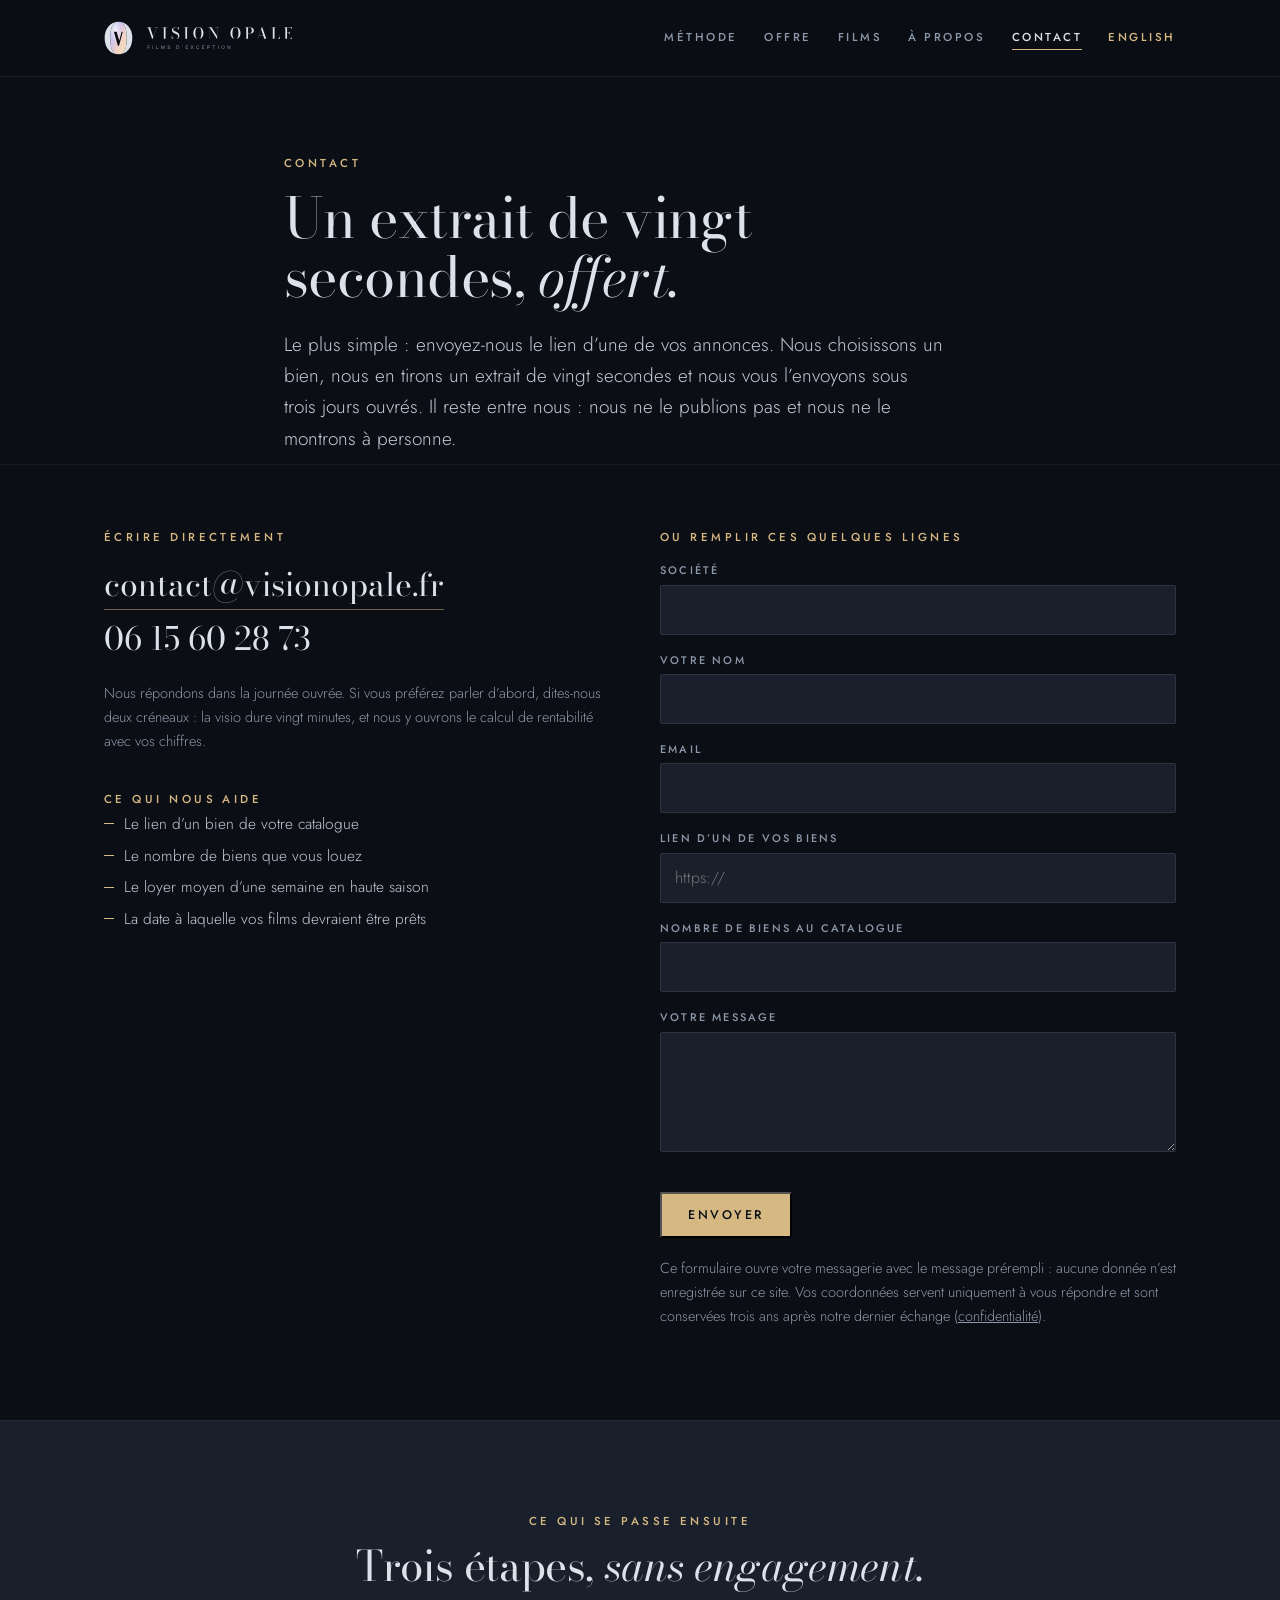
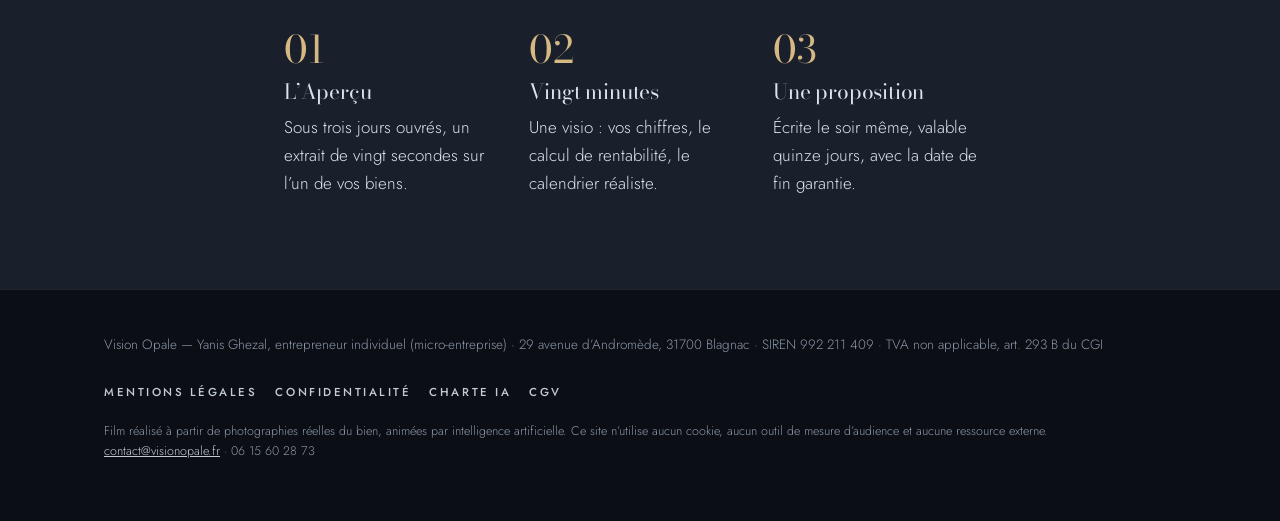
<file: site/contact.html>
<!doctype html>
<html lang="fr"><head><meta charset="utf-8"><meta name="viewport" content="width=device-width,initial-scale=1">
<title>Contact — Vision Opale</title>
<meta name="description" content="Envoyez-nous le lien d’une de vos annonces : nous vous préparons un extrait de vingt secondes, offert, sous trois jours ouvrés.">
<link rel="canonical" href="https://visionopale.fr/contact.html">
<meta property="og:site_name" content="Vision Opale"><meta property="og:title" content="Contact — Vision Opale">
<meta property="og:description" content="Envoyez-nous le lien d’une de vos annonces : nous vous préparons un extrait de vingt secondes, offert, sous trois jours ouvrés."><meta property="og:type" content="website">
<meta property="og:url" content="https://visionopale.fr/contact.html"><meta property="og:image" content="https://visionopale.fr/images/og-image.jpg">
<meta property="og:locale" content="fr_FR">
<meta name="twitter:card" content="summary_large_image">
<meta name="theme-color" content="#0B0E14">
<link rel="alternate" hreflang="fr" href="https://visionopale.fr/index.html"><link rel="alternate" hreflang="en" href="https://visionopale.fr/english.html">
<link rel="icon" href="favicon.ico"><link rel="apple-touch-icon" href="apple-touch-icon.png">
<link rel="stylesheet" href="styles.css">
</head><body>
<header><div class="wrap"><a href="index.html" aria-label="Vision Opale, accueil"><svg xmlns="http://www.w3.org/2000/svg" viewBox="0 0 536.45 96.79" role="img" aria-label="Vision Opale"><defs><linearGradient id="hcontactop" x1="0" y1="0" x2="1" y2="1"><stop offset="0" stop-color="#AFD4E6"/><stop offset="0.34" stop-color="#CBBEEA"/><stop offset="0.64" stop-color="#F5D3C6"/><stop offset="1" stop-color="#EFE1B4"/></linearGradient><radialGradient id="hcontacthl" cx=".32" cy=".26" r=".62"><stop offset="0" stop-color="#fff" stop-opacity=".78"/><stop offset=".55" stop-color="#fff" stop-opacity=".08"/><stop offset="1" stop-color="#fff" stop-opacity="0"/></radialGradient></defs><g transform="scale(0.6049)"><mask id="hcontactcm" maskUnits="userSpaceOnUse" x="0" y="0" width="140" height="162"><rect width="140" height="162" fill="#fff"/><path d="M46.55 51.0 H59.55 L71.62 93.15 L83.05 51.0 H88.55 L70.65 117.0 H65.45 Z" fill="#000"/></mask><g mask="url(#hcontactcm)"><path d="M68.2 156.6Q80.50000000000001 156.6 88.10000000000001 150.05Q95.7 143.5 99.80000000000001 132.5Q103.9 121.5 105.35000000000001 107.8Q106.80000000000001 94.1 106.80000000000001 79.89999999999999Q106.80000000000001 65.8 105.10000000000001 52.15Q103.4 38.5 99.10000000000001 27.5Q94.80000000000001 16.5 87.25 9.950000000000003Q79.7 3.4000000000000057 68.2 3.4000000000000057Q56.60000000000001 3.4000000000000057 49.050000000000004 9.950000000000003Q41.5 16.5 37.2 27.5Q32.900000000000006 38.5 31.1 52.15Q29.3 65.8 29.3 80.0Q29.3 94.1 30.85 107.8Q32.400000000000006 121.5 36.45 132.5Q40.5 143.5 48.2 150.05Q55.900000000000006 156.6 68.2 156.6Z" fill="url(#hcontactop)"/><path d="M68.2 156.6Q80.50000000000001 156.6 88.10000000000001 150.05Q95.7 143.5 99.80000000000001 132.5Q103.9 121.5 105.35000000000001 107.8Q106.80000000000001 94.1 106.80000000000001 79.89999999999999Q106.80000000000001 65.8 105.10000000000001 52.15Q103.4 38.5 99.10000000000001 27.5Q94.80000000000001 16.5 87.25 9.950000000000003Q79.7 3.4000000000000057 68.2 3.4000000000000057Q56.60000000000001 3.4000000000000057 49.050000000000004 9.950000000000003Q41.5 16.5 37.2 27.5Q32.900000000000006 38.5 31.1 52.15Q29.3 65.8 29.3 80.0Q29.3 94.1 30.85 107.8Q32.400000000000006 121.5 36.45 132.5Q40.5 143.5 48.2 150.05Q55.900000000000006 156.6 68.2 156.6Z" fill="url(#hcontacthl)"/></g><path d="M68.2 157.0Q52.7 157.0 40.6 151.1Q28.500000000000004 145.2 20.1 134.6Q11.7 124.0 7.35 110.05Q3.0 96.1 3.0 80.0Q3.0 63.89999999999999 7.65 49.949999999999996Q12.3 36.0 20.85 25.39999999999999Q29.400000000000002 14.799999999999983 41.45 8.899999999999991Q53.5 3.0 68.2 3.0Q82.9 3.0 94.85000000000001 8.899999999999991Q106.80000000000001 14.799999999999983 115.4 25.39999999999999Q124.00000000000001 36.0 128.6 49.949999999999996Q133.2 63.89999999999999 133.2 80.0Q133.2 96.1 128.85 110.05Q124.50000000000001 124.0 116.15 134.6Q107.80000000000001 145.2 95.70000000000002 151.1Q83.60000000000001 157.0 68.2 157.0Z M68.2 156.6Q80.50000000000001 156.6 88.10000000000001 150.05Q95.7 143.5 99.80000000000001 132.5Q103.9 121.5 105.35000000000001 107.8Q106.80000000000001 94.1 106.80000000000001 79.89999999999999Q106.80000000000001 65.8 105.10000000000001 52.15Q103.4 38.5 99.10000000000001 27.5Q94.80000000000001 16.5 87.25 9.950000000000003Q79.7 3.4000000000000057 68.2 3.4000000000000057Q56.60000000000001 3.4000000000000057 49.050000000000004 9.950000000000003Q41.5 16.5 37.2 27.5Q32.900000000000006 38.5 31.1 52.15Q29.3 65.8 29.3 80.0Q29.3 94.1 30.85 107.8Q32.400000000000006 121.5 36.45 132.5Q40.5 143.5 48.2 150.05Q55.900000000000006 156.6 68.2 156.6Z" fill="#DCE2EA" fill-rule="evenodd"/></g><path fill="#DCE2EA" transform="translate(121.49,50.83)" d="M32.472 -33.0V-32.669999999999995H28.622L16.61 0.6599999999999999H15.664L4.092 -32.669999999999995H0.9019999999999999V-33.0H14.542V-32.669999999999995H9.79L18.523999999999997 -5.6979999999999995L28.226 -32.669999999999995H22.66V-33.0ZM43.99999999999999 0.0V-0.32999999999999996H48.818V-32.669999999999995H43.99999999999999V-33.0H59.025999999999996V-32.669999999999995H53.745999999999995V-0.32999999999999996H59.025999999999996V0.0ZM82.588 0.6599999999999999Q79.794 0.6599999999999999 77.82499999999999 -0.21999999999999997Q75.856 -1.0999999999999999 74.514 -2.618L71.764 0.43999999999999995H71.478V-8.953999999999999H71.80799999999999Q72.24799999999999 -7.039999999999999 73.06199999999998 -5.367999999999999Q73.87599999999999 -3.6959999999999997 75.14099999999999 -2.431Q76.40599999999999 -1.166 78.166 -0.43999999999999995Q79.926 0.286 82.28 0.286Q84.54599999999999 0.286 86.22899999999998 -0.5389999999999999Q87.91199999999999 -1.3639999999999999 88.83599999999998 -2.9259999999999997Q89.75999999999999 -4.4879999999999995 89.75999999999999 -6.688Q89.75999999999999 -8.58 88.792 -9.889Q87.824 -11.197999999999999 86.251 -12.155Q84.678 -13.112 82.775 -13.937Q80.872 -14.761999999999999 78.97999999999999 -15.686Q77.088 -16.61 75.50399999999999 -17.842Q73.92 -19.073999999999998 72.963 -20.833999999999996Q72.006 -22.593999999999998 72.006 -25.124Q72.006 -27.631999999999998 73.293 -29.502Q74.58 -31.372 76.69200000000001 -32.406Q78.804 -33.44 81.312 -33.44Q83.46799999999999 -33.44 85.23899999999999 -32.757999999999996Q87.00999999999999 -32.076 88.286 -30.668L91.014 -33.44H91.3V-24.156H90.97Q90.398 -27.125999999999998 89.122 -29.095Q87.846 -31.063999999999997 85.95400000000001 -32.043Q84.062 -33.022 81.68599999999999 -33.022Q78.672 -33.022 77.11 -31.503999999999998Q75.548 -29.985999999999997 75.548 -27.5Q75.548 -25.805999999999997 76.494 -24.618Q77.44 -23.43 78.97999999999999 -22.517Q80.52 -21.604 82.38999999999999 -20.778999999999996Q84.25999999999999 -19.953999999999997 86.119 -18.974999999999998Q87.978 -17.996 89.518 -16.686999999999998Q91.05799999999999 -15.377999999999998 92.00399999999999 -13.508Q92.94999999999999 -11.638 92.94999999999999 -8.975999999999999Q92.94999999999999 -6.072 91.66299999999998 -3.9050000000000002Q90.37599999999999 -1.738 88.03299999999999 -0.539Q85.69 0.6599999999999999 82.588 0.6599999999999999ZM105.26999999999998 0.0V-0.32999999999999996H110.08799999999998V-32.669999999999995H105.26999999999998V-33.0H120.29599999999998V-32.669999999999995H115.01599999999999V-0.32999999999999996H120.29599999999998V0.0ZM147.224 0.43999999999999995Q143.83599999999998 0.43999999999999995 141.17399999999998 -0.8579999999999999Q138.51199999999997 -2.1559999999999997 136.664 -4.4879999999999995Q134.81599999999997 -6.819999999999999 133.84799999999996 -9.889Q132.87999999999997 -12.957999999999998 132.87999999999997 -16.5Q132.87999999999997 -20.041999999999998 133.90299999999996 -23.110999999999997Q134.926 -26.18 136.81799999999998 -28.512Q138.70999999999998 -30.843999999999998 141.34999999999997 -32.141999999999996Q143.98999999999998 -33.44 147.224 -33.44Q150.45799999999997 -33.44 153.087 -32.141999999999996Q155.71599999999998 -30.843999999999998 157.60799999999998 -28.512Q159.49999999999997 -26.18 160.51199999999997 -23.110999999999997Q161.52399999999997 -20.041999999999998 161.52399999999997 -16.5Q161.52399999999997 -12.957999999999998 160.56699999999998 -9.889Q159.60999999999999 -6.819999999999999 157.77299999999997 -4.4879999999999995Q155.93599999999998 -2.1559999999999997 153.27399999999997 -0.8579999999999999Q150.61199999999997 0.43999999999999995 147.224 0.43999999999999995ZM147.224 0.132Q149.95199999999997 0.132 151.62399999999997 -1.2759999999999998Q153.29599999999996 -2.6839999999999997 154.18699999999995 -5.06Q155.07799999999997 -7.436 155.40799999999996 -10.417Q155.73799999999997 -13.398 155.73799999999997 -16.5Q155.73799999999997 -19.624 155.35299999999995 -22.594Q154.96799999999996 -25.564 154.02199999999996 -27.939999999999998Q153.07599999999996 -30.316 151.41499999999996 -31.723999999999997Q149.75399999999996 -33.132 147.224 -33.132Q144.67199999999997 -33.132 143.01099999999997 -31.723999999999997Q141.34999999999997 -30.316 140.40399999999997 -27.939999999999998Q139.45799999999997 -25.564 139.06199999999995 -22.594Q138.66599999999997 -19.624 138.66599999999997 -16.5Q138.66599999999997 -13.398 139.00699999999998 -10.417Q139.34799999999998 -7.436 140.23899999999998 -5.06Q141.12999999999997 -2.6839999999999997 142.82399999999996 -1.2759999999999998Q144.51799999999997 0.132 147.224 0.132ZM178.88199999999998 -33.0V-0.32999999999999996H184.09599999999998V0.0H174.12999999999997V-0.32999999999999996H178.52999999999997V-32.669999999999995H174.12999999999997V-33.0ZM205.19399999999996 -33.0V-32.669999999999995H200.57399999999996V0.43999999999999995H200.13399999999996L178.63999999999996 -33.0H184.55799999999996L200.22199999999998 -7.986V-32.669999999999995H195.07399999999996V-33.0ZM252.80199999999996 0.43999999999999995Q249.414 0.43999999999999995 246.75199999999998 -0.8579999999999999Q244.08999999999997 -2.1559999999999997 242.24199999999996 -4.4879999999999995Q240.39399999999998 -6.819999999999999 239.426 -9.889Q238.45799999999997 -12.957999999999998 238.45799999999997 -16.5Q238.45799999999997 -20.041999999999998 239.481 -23.110999999999997Q240.504 -26.18 242.396 -28.512Q244.28799999999998 -30.843999999999998 246.928 -32.141999999999996Q249.56799999999998 -33.44 252.80199999999996 -33.44Q256.036 -33.44 258.66499999999996 -32.141999999999996Q261.294 -30.843999999999998 263.186 -28.512Q265.078 -26.18 266.09 -23.110999999999997Q267.102 -20.041999999999998 267.102 -16.5Q267.102 -12.957999999999998 266.145 -9.889Q265.188 -6.819999999999999 263.351 -4.4879999999999995Q261.51399999999995 -2.1559999999999997 258.852 -0.8579999999999999Q256.19 0.43999999999999995 252.80199999999996 0.43999999999999995ZM252.80199999999996 0.132Q255.52999999999997 0.132 257.202 -1.2759999999999998Q258.87399999999997 -2.6839999999999997 259.765 -5.06Q260.65599999999995 -7.436 260.986 -10.417Q261.316 -13.398 261.316 -16.5Q261.316 -19.624 260.931 -22.594Q260.546 -25.564 259.6 -27.939999999999998Q258.654 -30.316 256.993 -31.723999999999997Q255.332 -33.132 252.80199999999996 -33.132Q250.24999999999997 -33.132 248.58899999999997 -31.723999999999997Q246.92799999999997 -30.316 245.98199999999997 -27.939999999999998Q245.03599999999997 -25.564 244.64 -22.594Q244.24399999999997 -19.624 244.24399999999997 -16.5Q244.24399999999997 -13.398 244.58499999999998 -10.417Q244.926 -7.436 245.81699999999998 -5.06Q246.70799999999997 -2.6839999999999997 248.402 -1.2759999999999998Q250.09599999999998 0.132 252.80199999999996 0.132ZM293.282 -33.0Q297.33 -33.0 299.89300000000003 -31.856Q302.456 -30.712 303.688 -28.633Q304.92 -26.554 304.92 -23.694Q304.92 -20.834 303.688 -18.832Q302.456 -16.83 299.89300000000003 -15.774Q297.33 -14.718 293.282 -14.718H288.596V-0.32999999999999996H292.534V0.0H279.708V-0.32999999999999996H283.646V-32.669999999999995H279.708V-33.0ZM288.596 -15.047999999999998H293.04Q294.58 -15.047999999999998 295.757 -15.828999999999999Q296.934 -16.61 297.726 -17.897Q298.51800000000003 -19.183999999999997 298.925 -20.701999999999998Q299.332 -22.22 299.332 -23.694Q299.332 -25.168 298.925 -26.729999999999997Q298.51800000000003 -28.291999999999998 297.726 -29.644999999999996Q296.934 -30.997999999999998 295.757 -31.833999999999996Q294.58 -32.669999999999995 293.04 -32.669999999999995H288.596ZM320.056 -10.581999999999999V-10.911999999999999H333.784V-10.581999999999999ZM328.78999999999996 -33.66 340.34 -0.32999999999999996H343.55199999999996V0.0H330.154V-0.32999999999999996H334.664L325.974 -27.214L316.58 -0.32999999999999996H321.70599999999996V0.0H312.026V-0.32999999999999996H316.20599999999996L327.866 -33.66ZM355.10200000000003 0.0V-0.32999999999999996H359.04V-32.669999999999995H355.10200000000003V-33.0H367.928V-32.669999999999995H363.99V-0.32999999999999996H370.128Q372.68 -0.32999999999999996 374.33000000000004 -1.034Q375.98 -1.738 376.92600000000004 -3.0140000000000002Q377.872 -4.29 378.279 -6.05Q378.686 -7.81 378.752 -9.899999999999999H379.082V0.0ZM390.76400000000007 0.0V-0.32999999999999996H394.70200000000006V-32.669999999999995H390.76400000000007V-33.0H414.50200000000007V-23.979999999999997H414.194Q414.08400000000006 -26.334 413.2370000000001 -28.314Q412.39000000000004 -30.293999999999997 410.696 -31.481999999999996Q409.00200000000007 -32.669999999999995 406.42800000000005 -32.669999999999995H399.65200000000004V-0.32999999999999996H405.98800000000006Q409.00200000000007 -0.32999999999999996 410.87200000000007 -1.562Q412.742 -2.794 413.63300000000004 -4.95Q414.52400000000006 -7.106 414.634 -9.899999999999999H414.96400000000006V0.0ZM406.89000000000004 -12.056Q406.802 -13.53 406.09800000000007 -14.619Q405.39400000000006 -15.707999999999998 404.30500000000006 -16.302Q403.21600000000007 -16.896 401.96200000000005 -16.896H398.06800000000004V-17.226H401.96200000000005Q403.21600000000007 -17.226 404.30500000000006 -17.776Q405.39400000000006 -18.326 406.09800000000007 -19.36Q406.802 -20.394 406.89000000000004 -21.868H407.22V-12.056Z"/><path fill="#8C98AA" transform="translate(123.45,79.41)" d="M0.945 0.0V-9.72H6.615V-8.5185H2.1465V-5.46075H5.805V-4.25925H2.1465V0.0ZM14.985000000000001 0.0V-9.72H16.186500000000002V0.0ZM25.366500000000002 0.0V-9.72H26.568V-1.14075H31.076999999999998V0.0ZM39.2445 0.0V-9.72H40.338L44.010000000000005 -1.97775L47.66175 -9.72H48.768750000000004V-0.00675H47.628V-7.08075L44.32725 0.0H43.686L40.38525 -7.08075V0.0ZM61.12800000000001 0.20249999999999999Q60.09525000000001 0.20249999999999999 59.268375000000006 -0.14850000000000002Q58.441500000000005 -0.4995 57.904875000000004 -1.1508749999999999Q57.36825000000001 -1.80225 57.206250000000004 -2.69325L58.44825000000001 -2.889Q58.68450000000001 -1.971 59.43037500000001 -1.454625Q60.17625000000001 -0.93825 61.188750000000006 -0.93825Q61.843500000000006 -0.93825 62.37337500000001 -1.144125Q62.90325000000001 -1.35 63.213750000000005 -1.73475Q63.52425000000001 -2.1195 63.52425000000001 -2.646Q63.52425000000001 -2.9699999999999998 63.41287500000001 -3.2028749999999997Q63.301500000000004 -3.43575 63.109125000000006 -3.6011249999999997Q62.91675000000001 -3.7664999999999997 62.67375000000001 -3.8812499999999996Q62.43075000000001 -3.996 62.167500000000004 -4.07025L59.690250000000006 -4.806Q59.285250000000005 -4.9275 58.907250000000005 -5.113125Q58.529250000000005 -5.29875 58.23225000000001 -5.578875Q57.93525000000001 -5.859 57.75975000000001 -6.253875Q57.584250000000004 -6.64875 57.584250000000004 -7.18875Q57.584250000000004 -8.05275 58.033125000000005 -8.663625Q58.482000000000006 -9.2745 59.25150000000001 -9.5985Q60.02100000000001 -9.9225 60.986250000000005 -9.91575Q61.96500000000001 -9.909 62.73787500000001 -9.568125Q63.51075000000001 -9.22725 64.020375 -8.592749999999999Q64.53 -7.95825 64.7055 -7.074L63.429750000000006 -6.85125Q63.328500000000005 -7.44525 62.980875000000005 -7.873875Q62.633250000000004 -8.3025 62.1135 -8.535375Q61.59375000000001 -8.76825 60.972750000000005 -8.775Q60.37875000000001 -8.78175 59.89950000000001 -8.586Q59.42025000000001 -8.39025 59.136750000000006 -8.042625000000001Q58.85325000000001 -7.695 58.85325000000001 -7.24275Q58.85325000000001 -6.79725 59.109750000000005 -6.523875Q59.36625000000001 -6.2505 59.740875 -6.091875Q60.115500000000004 -5.93325 60.47325000000001 -5.832L62.322750000000006 -5.29875Q62.64000000000001 -5.211 63.055125000000004 -5.05575Q63.47025000000001 -4.9005 63.86175000000001 -4.620375Q64.25325000000001 -4.34025 64.50975000000001 -3.877875Q64.76625000000001 -3.4154999999999998 64.76625000000001 -2.7135Q64.76625000000001 -2.0115 64.48612500000002 -1.46475Q64.206 -0.918 63.706500000000005 -0.550125Q63.20700000000001 -0.18225 62.545500000000004 0.010124999999999995Q61.88400000000001 0.20249999999999999 61.12800000000001 0.20249999999999999ZM82.92375 0.0V-9.72H85.92075Q86.06925000000001 -9.72 86.44050000000001 -9.71325Q86.81175 -9.7065 87.14925000000001 -9.65925Q88.2765 -9.51075 89.035875 -8.839125Q89.79525000000001 -8.1675 90.18 -7.13475Q90.56475 -6.102 90.56475 -4.86Q90.56475 -3.618 90.18 -2.58525Q89.79525000000001 -1.5525 89.035875 -0.880875Q88.2765 -0.20925 87.14925000000001 -0.06075Q86.81175 -0.02025 86.43712500000001 -0.010125Q86.0625 0.0 85.92075 0.0ZM84.159 -1.1475H85.92075Q86.17725 -1.1475 86.4945 -1.164375Q86.81175 -1.18125 87.048 -1.22175Q87.84450000000001 -1.37025 88.33725000000001 -1.89Q88.83000000000001 -2.40975 89.05950000000001 -3.186Q89.289 -3.96225 89.289 -4.86Q89.289 -5.778 89.05612500000001 -6.55425Q88.82325 -7.3305 88.3305 -7.843500000000001Q87.83775 -8.3565 87.048 -8.49825Q86.81175 -8.5455 86.48775 -8.559000000000001Q86.16375000000001 -8.5725 85.92075 -8.5725H84.159ZM99.20475 -6.682499999999999 99.279 -7.24275Q99.5625 -7.2225 99.70425 -7.35075Q99.846 -7.478999999999999 99.88650000000001 -7.70175Q99.927 -7.9245 99.9 -8.1945H99.20475V-9.719999999999999H100.52775V-7.992Q100.52775 -7.28325 100.180125 -6.9254999999999995Q99.8325 -6.56775 99.20475 -6.682499999999999ZM109.431 0.0V-9.72H115.57350000000001V-8.57925H110.63250000000001V-5.535H114.76350000000001V-4.3942499999999995H110.63250000000001V-1.14075H115.57350000000001V0.0ZM123.40350000000001 0.0 126.74475 -4.92075 123.49125000000001 -9.72H124.956L127.47375000000001 -5.93325L129.98475 -9.72H131.45625L128.20275 -4.92075L131.53725 0.0H130.0725L127.47375000000001 -3.9015L124.875 0.0ZM143.22825 0.20249999999999999Q141.777 0.20249999999999999 140.7645 -0.43875000000000003Q139.752 -1.08 139.222125 -2.22075Q138.69225 -3.3615 138.69225 -4.86Q138.69225 -6.3585 139.222125 -7.49925Q139.752 -8.64 140.7645 -9.28125Q141.777 -9.9225 143.22825 -9.9225Q144.91575 -9.9225 146.005875 -9.065249999999999Q147.096 -8.208 147.50775 -6.75675L146.286 -6.4327499999999995Q145.989 -7.5195 145.22625 -8.14725Q144.4635 -8.775 143.22825 -8.775Q142.1415 -8.775 141.41925 -8.282250000000001Q140.697 -7.7895 140.33249999999998 -6.908625000000001Q139.968 -6.02775 139.96125 -4.86Q139.9545 -3.699 140.31900000000002 -2.8181249999999998Q140.6835 -1.93725 141.41250000000002 -1.441125Q142.1415 -0.945 143.22825 -0.945Q144.4635 -0.945 145.22625 -1.576125Q145.989 -2.20725 146.286 -3.28725L147.50775 -2.96325Q147.096 -1.51875 146.005875 -0.6581250000000001Q144.91575 0.20249999999999999 143.22825 0.20249999999999999ZM156.01275 0.0V-9.72H162.15525000000002V-8.57925H157.21425000000002V-5.535H161.34525000000002V-4.3942499999999995H157.21425000000002V-1.14075H162.15525000000002V0.0ZM170.79525 0.0V-9.72H174.63600000000002Q174.77775000000003 -9.72 174.9735 -9.709875Q175.16925 -9.69975 175.35150000000002 -9.666Q176.14125 -9.5445 176.67787500000003 -9.126Q177.21450000000002 -8.7075 177.48450000000003 -8.069625Q177.7545 -7.43175 177.7545 -6.6555Q177.7545 -5.886 177.48112500000002 -5.248125Q177.20775 -4.61025 176.67112500000002 -4.188375Q176.1345 -3.7664999999999997 175.35150000000002 -3.645Q175.16925 -3.618 174.9735 -3.6045Q174.77775000000003 -3.5909999999999997 174.63600000000002 -3.5909999999999997H171.99675000000002V0.0ZM171.99675000000002 -4.73175H174.59550000000002Q174.72375000000002 -4.73175 174.88912500000004 -4.74525Q175.05450000000002 -4.75875 175.20300000000003 -4.7924999999999995Q175.66875000000002 -4.9005 175.962375 -5.187374999999999Q176.25600000000003 -5.47425 176.39100000000002 -5.862375Q176.526 -6.2505 176.526 -6.6555Q176.526 -7.0605 176.39100000000002 -7.448625Q176.25600000000003 -7.83675 175.962375 -8.126999999999999Q175.66875000000002 -8.41725 175.20300000000003 -8.5185Q175.05450000000002 -8.559 174.88912500000004 -8.569125Q174.72375000000002 -8.57925 174.59550000000002 -8.57925H171.99675000000002ZM188.62875000000003 0.0V-8.57925H185.3145V-9.72H193.14450000000002V-8.57925H189.83025V0.0ZM201.37950000000004 0.0V-9.72H202.58100000000002V0.0ZM215.62200000000004 0.20249999999999999Q214.17075000000003 0.20249999999999999 213.15825000000004 -0.43875000000000003Q212.14575000000005 -1.08 211.61587500000005 -2.22075Q211.08600000000004 -3.3615 211.08600000000004 -4.86Q211.08600000000004 -6.3585 211.61587500000005 -7.49925Q212.14575000000005 -8.64 213.15825000000004 -9.28125Q214.17075000000003 -9.9225 215.62200000000004 -9.9225Q217.08000000000004 -9.9225 218.09250000000003 -9.28125Q219.10500000000005 -8.64 219.63150000000005 -7.49925Q220.15800000000004 -6.3585 220.15800000000004 -4.86Q220.15800000000004 -3.3615 219.63150000000005 -2.22075Q219.10500000000005 -1.08 218.09250000000003 -0.43875000000000003Q217.08000000000004 0.20249999999999999 215.62200000000004 0.20249999999999999ZM215.62200000000004 -0.945Q216.70875000000004 -0.93825 217.43437500000005 -1.434375Q218.16000000000005 -1.9304999999999999 218.52112500000004 -2.81475Q218.88225000000003 -3.699 218.88225000000003 -4.86Q218.88225000000003 -6.02775 218.52112500000004 -6.9052500000000006Q218.16000000000005 -7.78275 217.43437500000005 -8.275500000000001Q216.70875000000004 -8.76825 215.62200000000004 -8.775Q214.53525000000005 -8.78175 213.81637500000005 -8.289Q213.09750000000005 -7.79625 212.73300000000006 -6.912Q212.36850000000004 -6.02775 212.36175000000003 -4.86Q212.35500000000005 -3.699 212.71950000000004 -2.8215Q213.08400000000003 -1.944 213.80962500000004 -1.447875Q214.53525000000005 -0.95175 215.62200000000004 -0.945ZM228.52800000000005 0.0V-9.72H229.74300000000005L234.81225000000006 -2.12625V-9.72H236.02725000000007V0.0H234.81225000000006L229.74300000000005 -7.6005V0.0Z"/></svg></a>
<button class="burger" aria-expanded="false" aria-controls="menu">Menu</button>
<nav id="menu"><a href="methode.html">Méthode</a><a href="offre.html">Offre</a><a href="films.html">Films</a><a href="a-propos.html">À propos</a><a href="contact.html" aria-current="page">Contact</a><a class="en" href="english.html">English</a></nav></div></header>
<main>
<section class="page-head"><div class="wrap narrow">
<p class="eyebrow">Contact</p><h1>Un extrait de vingt secondes, <em>offert.</em></h1>
<p class="lead">Le plus simple : envoyez-nous le lien d’une de vos annonces. Nous choisissons un bien, nous en tirons un extrait de vingt secondes et nous vous l’envoyons sous trois jours ouvrés. Il reste entre nous : nous ne le publions pas et nous ne le montrons à personne.</p>
</div></section>

<section style="padding-top:24px"><div class="wrap"><div class="contact-grid">
<div>
<p class="eyebrow">Écrire directement</p>
<p class="big"><a href="mailto:contact@visionopale.fr?subject=Demande%20d%E2%80%99Aper%C3%A7u">contact@visionopale.fr</a></p>
<p class="big" style="margin-top:6px">06 15 60 28 73</p>
<p class="note">Nous répondons dans la journée ouvrée. Si vous préférez parler d’abord, dites-nous deux créneaux : la visio dure vingt minutes, et nous y ouvrons le calcul de rentabilité avec vos chiffres.</p>
<p class="eyebrow" style="margin-top:38px">Ce qui nous aide</p>
<ul class="dash"><li>Le lien d’un bien de votre catalogue</li><li>Le nombre de biens que vous louez</li><li>Le loyer moyen d’une semaine en haute saison</li><li>La date à laquelle vos films devraient être prêts</li></ul>
</div>
<div>
<p class="eyebrow">Ou remplir ces quelques lignes</p>
<form id="devis" novalidate>
<label for="f1">Société</label><input id="f1" name="Société" type="text" autocomplete="organization">
<label for="f2">Votre nom</label><input id="f2" name="Nom" type="text" autocomplete="name">
<label for="f3">Email</label><input id="f3" name="Email" type="email" autocomplete="email" required>
<label for="f4">Lien d’un de vos biens</label><input id="f4" name="Lien du bien" type="url" placeholder="https://">
<label for="f5">Nombre de biens au catalogue</label><input id="f5" name="Nombre de biens" type="text" inputmode="numeric">
<label for="f6">Votre message</label><textarea id="f6" name="Message"></textarea>
<div class="ctas"><button class="btn gold" type="submit">Envoyer</button></div>
<p class="note" id="sent" hidden>Votre logiciel de messagerie vient de s’ouvrir avec le message prêt à partir. S’il ne s’ouvre pas, écrivez-nous directement à contact@visionopale.fr.</p>
<p class="note">Ce formulaire ouvre votre messagerie avec le message prérempli : aucune donnée n’est enregistrée sur ce site. Vos coordonnées servent uniquement à vous répondre et sont conservées trois ans après notre dernier échange (<a href="confidentialite.html">confidentialité</a>).</p>
</form>
</div></div></div></section>

<section class="alt"><div class="wrap narrow" style="text-align:center"><p class="eyebrow">Ce qui se passe ensuite</p>
<h2>Trois étapes, <em>sans engagement.</em></h2>
<div class="grid3" style="text-align:left">
<div><span class="no">01</span><h3>L’Aperçu</h3><p>Sous trois jours ouvrés, un extrait de vingt secondes sur l’un de vos biens.</p></div>
<div><span class="no">02</span><h3>Vingt minutes</h3><p>Une visio : vos chiffres, le calcul de rentabilité, le calendrier réaliste.</p></div>
<div><span class="no">03</span><h3>Une proposition</h3><p>Écrite le soir même, valable quinze jours, avec la date de fin garantie.</p></div>
</div></div></section>
</main>
<footer><div class="wrap"><div class="row">
<span>Vision Opale — Yanis Ghezal, entrepreneur individuel (micro-entreprise) · 29 avenue d’Andromède, 31700 Blagnac · SIREN 992 211 409 · TVA non applicable, art. 293 B du CGI</span>
<nav><a href="mentions-legales.html">Mentions légales</a><a href="confidentialite.html">Confidentialité</a><a href="charte-ia.html">Charte IA</a><a href="cgv.html">CGV</a></nav></div>
<p class="fine">Film réalisé à partir de photographies réelles du bien, animées par intelligence artificielle. Ce site n’utilise aucun cookie, aucun outil de mesure d’audience et aucune ressource externe.<br>
<a href="mailto:contact@visionopale.fr">contact@visionopale.fr</a> · 06 15 60 28 73</p></div></footer>
<script src="site.js"></script></body></html>
</file>
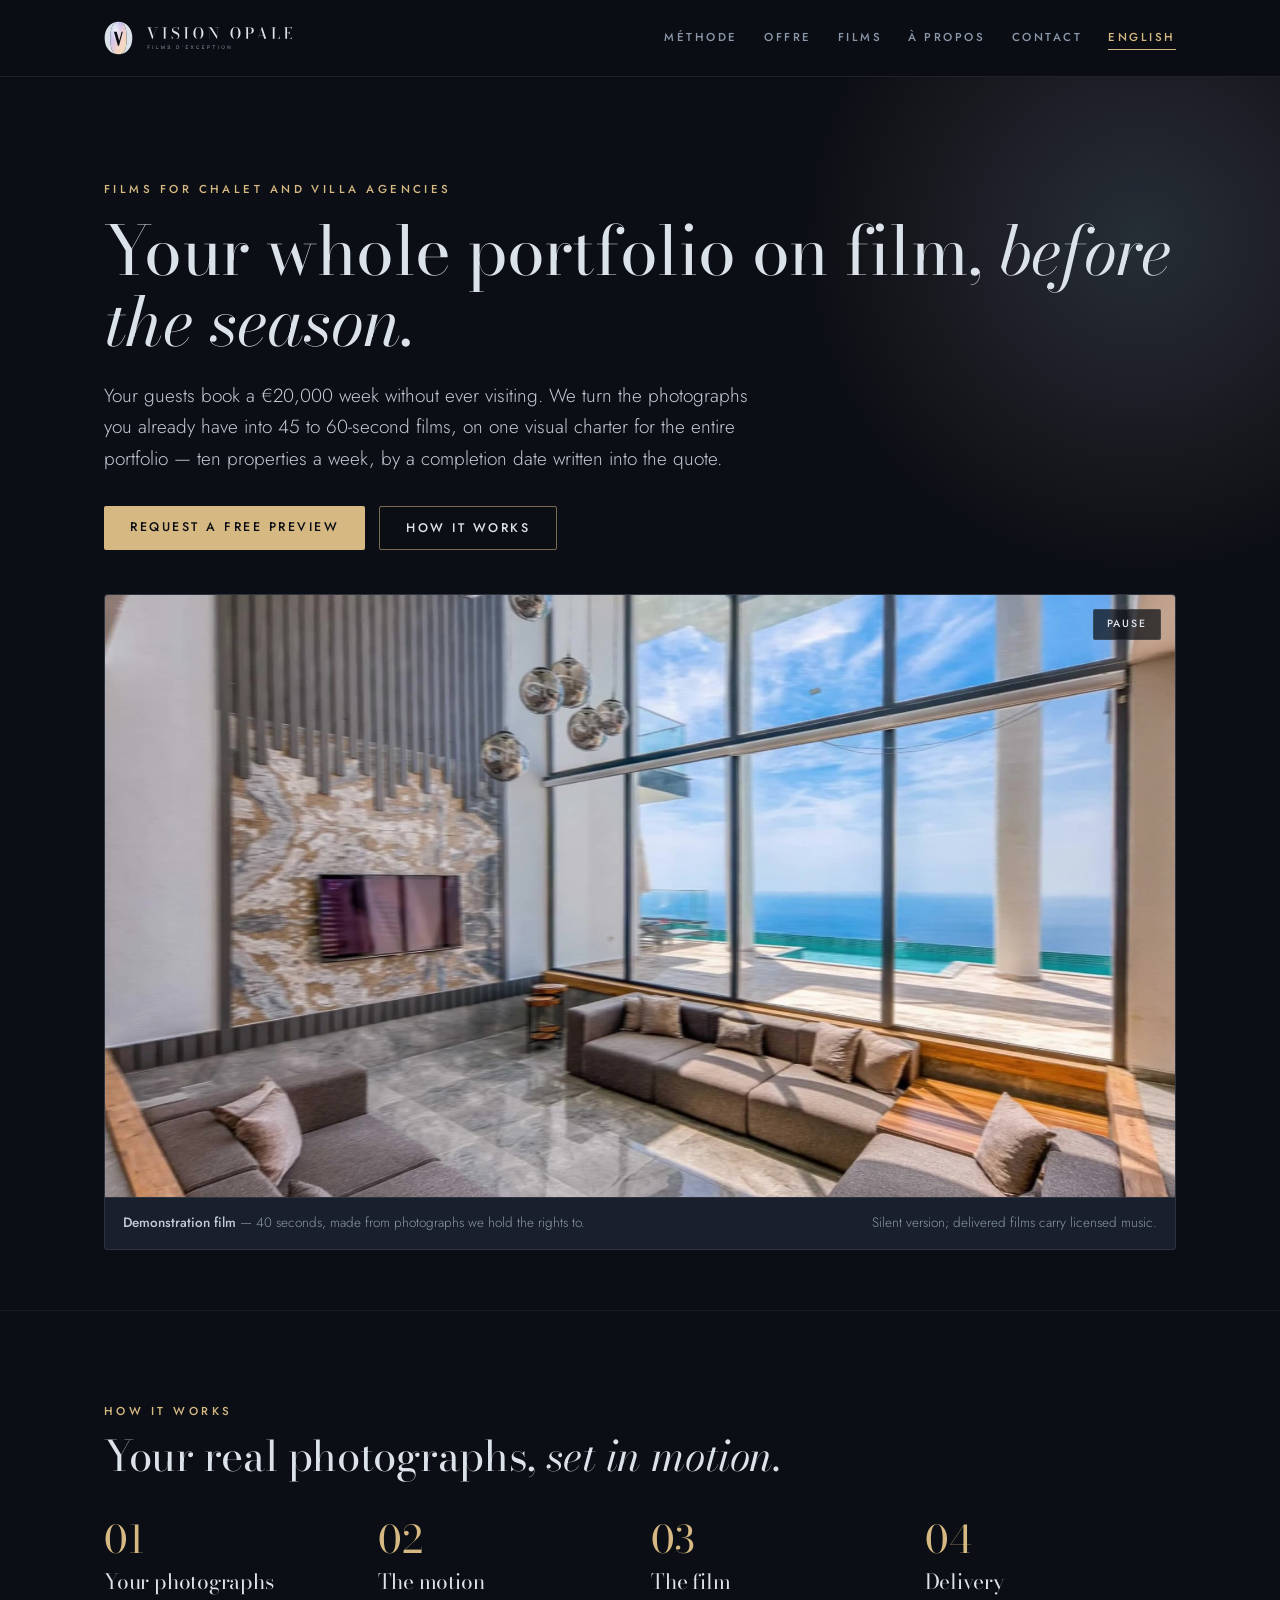
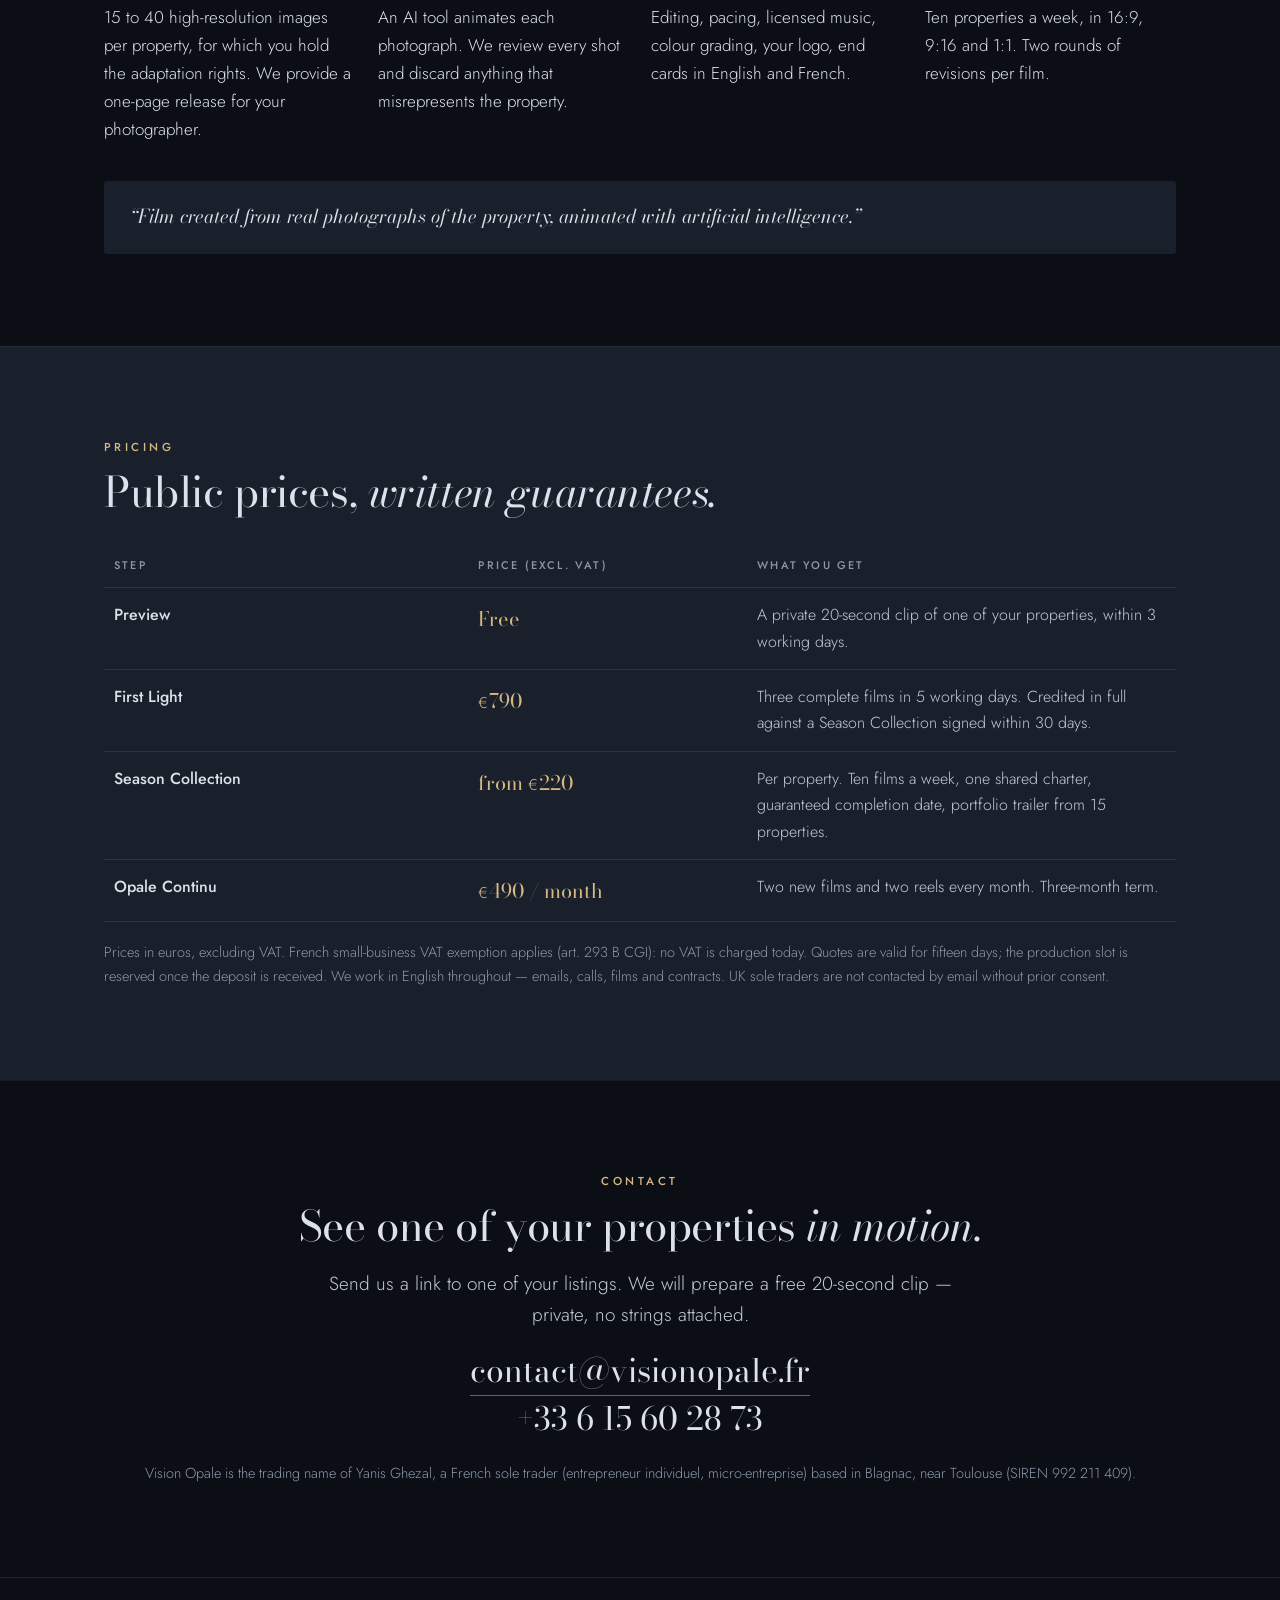
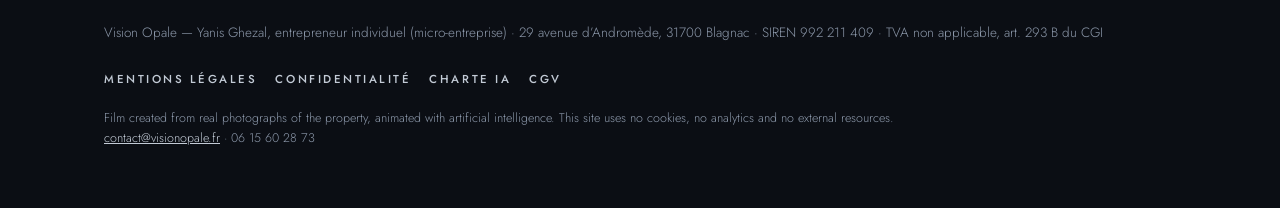
<file: site/english.html>
<!doctype html>
<html lang="en"><head><meta charset="utf-8"><meta name="viewport" content="width=device-width,initial-scale=1">
<title>Vision Opale — films for chalet and villa agencies</title>
<meta name="description" content="Your whole portfolio on film before the season: the photographs you already have, animated, edited and colour-graded, delivered by a guaranteed date.">
<link rel="canonical" href="https://visionopale.fr/english.html">
<meta property="og:site_name" content="Vision Opale"><meta property="og:title" content="Vision Opale — films for chalet and villa agencies">
<meta property="og:description" content="Your whole portfolio on film before the season: the photographs you already have, animated, edited and colour-graded, delivered by a guaranteed date."><meta property="og:type" content="website">
<meta property="og:url" content="https://visionopale.fr/english.html"><meta property="og:image" content="https://visionopale.fr/images/og-image.jpg">
<meta property="og:locale" content="en_GB">
<meta name="twitter:card" content="summary_large_image">
<meta name="theme-color" content="#0B0E14">
<link rel="alternate" hreflang="fr" href="https://visionopale.fr/index.html"><link rel="alternate" hreflang="en" href="https://visionopale.fr/english.html">
<link rel="icon" href="favicon.ico"><link rel="apple-touch-icon" href="apple-touch-icon.png">
<link rel="stylesheet" href="styles.css">
</head><body>
<header><div class="wrap"><a href="index.html" aria-label="Vision Opale, accueil"><svg xmlns="http://www.w3.org/2000/svg" viewBox="0 0 536.45 96.79" role="img" aria-label="Vision Opale"><defs><linearGradient id="henglishop" x1="0" y1="0" x2="1" y2="1"><stop offset="0" stop-color="#AFD4E6"/><stop offset="0.34" stop-color="#CBBEEA"/><stop offset="0.64" stop-color="#F5D3C6"/><stop offset="1" stop-color="#EFE1B4"/></linearGradient><radialGradient id="henglishhl" cx=".32" cy=".26" r=".62"><stop offset="0" stop-color="#fff" stop-opacity=".78"/><stop offset=".55" stop-color="#fff" stop-opacity=".08"/><stop offset="1" stop-color="#fff" stop-opacity="0"/></radialGradient></defs><g transform="scale(0.6049)"><mask id="henglishcm" maskUnits="userSpaceOnUse" x="0" y="0" width="140" height="162"><rect width="140" height="162" fill="#fff"/><path d="M46.55 51.0 H59.55 L71.62 93.15 L83.05 51.0 H88.55 L70.65 117.0 H65.45 Z" fill="#000"/></mask><g mask="url(#henglishcm)"><path d="M68.2 156.6Q80.50000000000001 156.6 88.10000000000001 150.05Q95.7 143.5 99.80000000000001 132.5Q103.9 121.5 105.35000000000001 107.8Q106.80000000000001 94.1 106.80000000000001 79.89999999999999Q106.80000000000001 65.8 105.10000000000001 52.15Q103.4 38.5 99.10000000000001 27.5Q94.80000000000001 16.5 87.25 9.950000000000003Q79.7 3.4000000000000057 68.2 3.4000000000000057Q56.60000000000001 3.4000000000000057 49.050000000000004 9.950000000000003Q41.5 16.5 37.2 27.5Q32.900000000000006 38.5 31.1 52.15Q29.3 65.8 29.3 80.0Q29.3 94.1 30.85 107.8Q32.400000000000006 121.5 36.45 132.5Q40.5 143.5 48.2 150.05Q55.900000000000006 156.6 68.2 156.6Z" fill="url(#henglishop)"/><path d="M68.2 156.6Q80.50000000000001 156.6 88.10000000000001 150.05Q95.7 143.5 99.80000000000001 132.5Q103.9 121.5 105.35000000000001 107.8Q106.80000000000001 94.1 106.80000000000001 79.89999999999999Q106.80000000000001 65.8 105.10000000000001 52.15Q103.4 38.5 99.10000000000001 27.5Q94.80000000000001 16.5 87.25 9.950000000000003Q79.7 3.4000000000000057 68.2 3.4000000000000057Q56.60000000000001 3.4000000000000057 49.050000000000004 9.950000000000003Q41.5 16.5 37.2 27.5Q32.900000000000006 38.5 31.1 52.15Q29.3 65.8 29.3 80.0Q29.3 94.1 30.85 107.8Q32.400000000000006 121.5 36.45 132.5Q40.5 143.5 48.2 150.05Q55.900000000000006 156.6 68.2 156.6Z" fill="url(#henglishhl)"/></g><path d="M68.2 157.0Q52.7 157.0 40.6 151.1Q28.500000000000004 145.2 20.1 134.6Q11.7 124.0 7.35 110.05Q3.0 96.1 3.0 80.0Q3.0 63.89999999999999 7.65 49.949999999999996Q12.3 36.0 20.85 25.39999999999999Q29.400000000000002 14.799999999999983 41.45 8.899999999999991Q53.5 3.0 68.2 3.0Q82.9 3.0 94.85000000000001 8.899999999999991Q106.80000000000001 14.799999999999983 115.4 25.39999999999999Q124.00000000000001 36.0 128.6 49.949999999999996Q133.2 63.89999999999999 133.2 80.0Q133.2 96.1 128.85 110.05Q124.50000000000001 124.0 116.15 134.6Q107.80000000000001 145.2 95.70000000000002 151.1Q83.60000000000001 157.0 68.2 157.0Z M68.2 156.6Q80.50000000000001 156.6 88.10000000000001 150.05Q95.7 143.5 99.80000000000001 132.5Q103.9 121.5 105.35000000000001 107.8Q106.80000000000001 94.1 106.80000000000001 79.89999999999999Q106.80000000000001 65.8 105.10000000000001 52.15Q103.4 38.5 99.10000000000001 27.5Q94.80000000000001 16.5 87.25 9.950000000000003Q79.7 3.4000000000000057 68.2 3.4000000000000057Q56.60000000000001 3.4000000000000057 49.050000000000004 9.950000000000003Q41.5 16.5 37.2 27.5Q32.900000000000006 38.5 31.1 52.15Q29.3 65.8 29.3 80.0Q29.3 94.1 30.85 107.8Q32.400000000000006 121.5 36.45 132.5Q40.5 143.5 48.2 150.05Q55.900000000000006 156.6 68.2 156.6Z" fill="#DCE2EA" fill-rule="evenodd"/></g><path fill="#DCE2EA" transform="translate(121.49,50.83)" d="M32.472 -33.0V-32.669999999999995H28.622L16.61 0.6599999999999999H15.664L4.092 -32.669999999999995H0.9019999999999999V-33.0H14.542V-32.669999999999995H9.79L18.523999999999997 -5.6979999999999995L28.226 -32.669999999999995H22.66V-33.0ZM43.99999999999999 0.0V-0.32999999999999996H48.818V-32.669999999999995H43.99999999999999V-33.0H59.025999999999996V-32.669999999999995H53.745999999999995V-0.32999999999999996H59.025999999999996V0.0ZM82.588 0.6599999999999999Q79.794 0.6599999999999999 77.82499999999999 -0.21999999999999997Q75.856 -1.0999999999999999 74.514 -2.618L71.764 0.43999999999999995H71.478V-8.953999999999999H71.80799999999999Q72.24799999999999 -7.039999999999999 73.06199999999998 -5.367999999999999Q73.87599999999999 -3.6959999999999997 75.14099999999999 -2.431Q76.40599999999999 -1.166 78.166 -0.43999999999999995Q79.926 0.286 82.28 0.286Q84.54599999999999 0.286 86.22899999999998 -0.5389999999999999Q87.91199999999999 -1.3639999999999999 88.83599999999998 -2.9259999999999997Q89.75999999999999 -4.4879999999999995 89.75999999999999 -6.688Q89.75999999999999 -8.58 88.792 -9.889Q87.824 -11.197999999999999 86.251 -12.155Q84.678 -13.112 82.775 -13.937Q80.872 -14.761999999999999 78.97999999999999 -15.686Q77.088 -16.61 75.50399999999999 -17.842Q73.92 -19.073999999999998 72.963 -20.833999999999996Q72.006 -22.593999999999998 72.006 -25.124Q72.006 -27.631999999999998 73.293 -29.502Q74.58 -31.372 76.69200000000001 -32.406Q78.804 -33.44 81.312 -33.44Q83.46799999999999 -33.44 85.23899999999999 -32.757999999999996Q87.00999999999999 -32.076 88.286 -30.668L91.014 -33.44H91.3V-24.156H90.97Q90.398 -27.125999999999998 89.122 -29.095Q87.846 -31.063999999999997 85.95400000000001 -32.043Q84.062 -33.022 81.68599999999999 -33.022Q78.672 -33.022 77.11 -31.503999999999998Q75.548 -29.985999999999997 75.548 -27.5Q75.548 -25.805999999999997 76.494 -24.618Q77.44 -23.43 78.97999999999999 -22.517Q80.52 -21.604 82.38999999999999 -20.778999999999996Q84.25999999999999 -19.953999999999997 86.119 -18.974999999999998Q87.978 -17.996 89.518 -16.686999999999998Q91.05799999999999 -15.377999999999998 92.00399999999999 -13.508Q92.94999999999999 -11.638 92.94999999999999 -8.975999999999999Q92.94999999999999 -6.072 91.66299999999998 -3.9050000000000002Q90.37599999999999 -1.738 88.03299999999999 -0.539Q85.69 0.6599999999999999 82.588 0.6599999999999999ZM105.26999999999998 0.0V-0.32999999999999996H110.08799999999998V-32.669999999999995H105.26999999999998V-33.0H120.29599999999998V-32.669999999999995H115.01599999999999V-0.32999999999999996H120.29599999999998V0.0ZM147.224 0.43999999999999995Q143.83599999999998 0.43999999999999995 141.17399999999998 -0.8579999999999999Q138.51199999999997 -2.1559999999999997 136.664 -4.4879999999999995Q134.81599999999997 -6.819999999999999 133.84799999999996 -9.889Q132.87999999999997 -12.957999999999998 132.87999999999997 -16.5Q132.87999999999997 -20.041999999999998 133.90299999999996 -23.110999999999997Q134.926 -26.18 136.81799999999998 -28.512Q138.70999999999998 -30.843999999999998 141.34999999999997 -32.141999999999996Q143.98999999999998 -33.44 147.224 -33.44Q150.45799999999997 -33.44 153.087 -32.141999999999996Q155.71599999999998 -30.843999999999998 157.60799999999998 -28.512Q159.49999999999997 -26.18 160.51199999999997 -23.110999999999997Q161.52399999999997 -20.041999999999998 161.52399999999997 -16.5Q161.52399999999997 -12.957999999999998 160.56699999999998 -9.889Q159.60999999999999 -6.819999999999999 157.77299999999997 -4.4879999999999995Q155.93599999999998 -2.1559999999999997 153.27399999999997 -0.8579999999999999Q150.61199999999997 0.43999999999999995 147.224 0.43999999999999995ZM147.224 0.132Q149.95199999999997 0.132 151.62399999999997 -1.2759999999999998Q153.29599999999996 -2.6839999999999997 154.18699999999995 -5.06Q155.07799999999997 -7.436 155.40799999999996 -10.417Q155.73799999999997 -13.398 155.73799999999997 -16.5Q155.73799999999997 -19.624 155.35299999999995 -22.594Q154.96799999999996 -25.564 154.02199999999996 -27.939999999999998Q153.07599999999996 -30.316 151.41499999999996 -31.723999999999997Q149.75399999999996 -33.132 147.224 -33.132Q144.67199999999997 -33.132 143.01099999999997 -31.723999999999997Q141.34999999999997 -30.316 140.40399999999997 -27.939999999999998Q139.45799999999997 -25.564 139.06199999999995 -22.594Q138.66599999999997 -19.624 138.66599999999997 -16.5Q138.66599999999997 -13.398 139.00699999999998 -10.417Q139.34799999999998 -7.436 140.23899999999998 -5.06Q141.12999999999997 -2.6839999999999997 142.82399999999996 -1.2759999999999998Q144.51799999999997 0.132 147.224 0.132ZM178.88199999999998 -33.0V-0.32999999999999996H184.09599999999998V0.0H174.12999999999997V-0.32999999999999996H178.52999999999997V-32.669999999999995H174.12999999999997V-33.0ZM205.19399999999996 -33.0V-32.669999999999995H200.57399999999996V0.43999999999999995H200.13399999999996L178.63999999999996 -33.0H184.55799999999996L200.22199999999998 -7.986V-32.669999999999995H195.07399999999996V-33.0ZM252.80199999999996 0.43999999999999995Q249.414 0.43999999999999995 246.75199999999998 -0.8579999999999999Q244.08999999999997 -2.1559999999999997 242.24199999999996 -4.4879999999999995Q240.39399999999998 -6.819999999999999 239.426 -9.889Q238.45799999999997 -12.957999999999998 238.45799999999997 -16.5Q238.45799999999997 -20.041999999999998 239.481 -23.110999999999997Q240.504 -26.18 242.396 -28.512Q244.28799999999998 -30.843999999999998 246.928 -32.141999999999996Q249.56799999999998 -33.44 252.80199999999996 -33.44Q256.036 -33.44 258.66499999999996 -32.141999999999996Q261.294 -30.843999999999998 263.186 -28.512Q265.078 -26.18 266.09 -23.110999999999997Q267.102 -20.041999999999998 267.102 -16.5Q267.102 -12.957999999999998 266.145 -9.889Q265.188 -6.819999999999999 263.351 -4.4879999999999995Q261.51399999999995 -2.1559999999999997 258.852 -0.8579999999999999Q256.19 0.43999999999999995 252.80199999999996 0.43999999999999995ZM252.80199999999996 0.132Q255.52999999999997 0.132 257.202 -1.2759999999999998Q258.87399999999997 -2.6839999999999997 259.765 -5.06Q260.65599999999995 -7.436 260.986 -10.417Q261.316 -13.398 261.316 -16.5Q261.316 -19.624 260.931 -22.594Q260.546 -25.564 259.6 -27.939999999999998Q258.654 -30.316 256.993 -31.723999999999997Q255.332 -33.132 252.80199999999996 -33.132Q250.24999999999997 -33.132 248.58899999999997 -31.723999999999997Q246.92799999999997 -30.316 245.98199999999997 -27.939999999999998Q245.03599999999997 -25.564 244.64 -22.594Q244.24399999999997 -19.624 244.24399999999997 -16.5Q244.24399999999997 -13.398 244.58499999999998 -10.417Q244.926 -7.436 245.81699999999998 -5.06Q246.70799999999997 -2.6839999999999997 248.402 -1.2759999999999998Q250.09599999999998 0.132 252.80199999999996 0.132ZM293.282 -33.0Q297.33 -33.0 299.89300000000003 -31.856Q302.456 -30.712 303.688 -28.633Q304.92 -26.554 304.92 -23.694Q304.92 -20.834 303.688 -18.832Q302.456 -16.83 299.89300000000003 -15.774Q297.33 -14.718 293.282 -14.718H288.596V-0.32999999999999996H292.534V0.0H279.708V-0.32999999999999996H283.646V-32.669999999999995H279.708V-33.0ZM288.596 -15.047999999999998H293.04Q294.58 -15.047999999999998 295.757 -15.828999999999999Q296.934 -16.61 297.726 -17.897Q298.51800000000003 -19.183999999999997 298.925 -20.701999999999998Q299.332 -22.22 299.332 -23.694Q299.332 -25.168 298.925 -26.729999999999997Q298.51800000000003 -28.291999999999998 297.726 -29.644999999999996Q296.934 -30.997999999999998 295.757 -31.833999999999996Q294.58 -32.669999999999995 293.04 -32.669999999999995H288.596ZM320.056 -10.581999999999999V-10.911999999999999H333.784V-10.581999999999999ZM328.78999999999996 -33.66 340.34 -0.32999999999999996H343.55199999999996V0.0H330.154V-0.32999999999999996H334.664L325.974 -27.214L316.58 -0.32999999999999996H321.70599999999996V0.0H312.026V-0.32999999999999996H316.20599999999996L327.866 -33.66ZM355.10200000000003 0.0V-0.32999999999999996H359.04V-32.669999999999995H355.10200000000003V-33.0H367.928V-32.669999999999995H363.99V-0.32999999999999996H370.128Q372.68 -0.32999999999999996 374.33000000000004 -1.034Q375.98 -1.738 376.92600000000004 -3.0140000000000002Q377.872 -4.29 378.279 -6.05Q378.686 -7.81 378.752 -9.899999999999999H379.082V0.0ZM390.76400000000007 0.0V-0.32999999999999996H394.70200000000006V-32.669999999999995H390.76400000000007V-33.0H414.50200000000007V-23.979999999999997H414.194Q414.08400000000006 -26.334 413.2370000000001 -28.314Q412.39000000000004 -30.293999999999997 410.696 -31.481999999999996Q409.00200000000007 -32.669999999999995 406.42800000000005 -32.669999999999995H399.65200000000004V-0.32999999999999996H405.98800000000006Q409.00200000000007 -0.32999999999999996 410.87200000000007 -1.562Q412.742 -2.794 413.63300000000004 -4.95Q414.52400000000006 -7.106 414.634 -9.899999999999999H414.96400000000006V0.0ZM406.89000000000004 -12.056Q406.802 -13.53 406.09800000000007 -14.619Q405.39400000000006 -15.707999999999998 404.30500000000006 -16.302Q403.21600000000007 -16.896 401.96200000000005 -16.896H398.06800000000004V-17.226H401.96200000000005Q403.21600000000007 -17.226 404.30500000000006 -17.776Q405.39400000000006 -18.326 406.09800000000007 -19.36Q406.802 -20.394 406.89000000000004 -21.868H407.22V-12.056Z"/><path fill="#8C98AA" transform="translate(123.45,79.41)" d="M0.945 0.0V-9.72H6.615V-8.5185H2.1465V-5.46075H5.805V-4.25925H2.1465V0.0ZM14.985000000000001 0.0V-9.72H16.186500000000002V0.0ZM25.366500000000002 0.0V-9.72H26.568V-1.14075H31.076999999999998V0.0ZM39.2445 0.0V-9.72H40.338L44.010000000000005 -1.97775L47.66175 -9.72H48.768750000000004V-0.00675H47.628V-7.08075L44.32725 0.0H43.686L40.38525 -7.08075V0.0ZM61.12800000000001 0.20249999999999999Q60.09525000000001 0.20249999999999999 59.268375000000006 -0.14850000000000002Q58.441500000000005 -0.4995 57.904875000000004 -1.1508749999999999Q57.36825000000001 -1.80225 57.206250000000004 -2.69325L58.44825000000001 -2.889Q58.68450000000001 -1.971 59.43037500000001 -1.454625Q60.17625000000001 -0.93825 61.188750000000006 -0.93825Q61.843500000000006 -0.93825 62.37337500000001 -1.144125Q62.90325000000001 -1.35 63.213750000000005 -1.73475Q63.52425000000001 -2.1195 63.52425000000001 -2.646Q63.52425000000001 -2.9699999999999998 63.41287500000001 -3.2028749999999997Q63.301500000000004 -3.43575 63.109125000000006 -3.6011249999999997Q62.91675000000001 -3.7664999999999997 62.67375000000001 -3.8812499999999996Q62.43075000000001 -3.996 62.167500000000004 -4.07025L59.690250000000006 -4.806Q59.285250000000005 -4.9275 58.907250000000005 -5.113125Q58.529250000000005 -5.29875 58.23225000000001 -5.578875Q57.93525000000001 -5.859 57.75975000000001 -6.253875Q57.584250000000004 -6.64875 57.584250000000004 -7.18875Q57.584250000000004 -8.05275 58.033125000000005 -8.663625Q58.482000000000006 -9.2745 59.25150000000001 -9.5985Q60.02100000000001 -9.9225 60.986250000000005 -9.91575Q61.96500000000001 -9.909 62.73787500000001 -9.568125Q63.51075000000001 -9.22725 64.020375 -8.592749999999999Q64.53 -7.95825 64.7055 -7.074L63.429750000000006 -6.85125Q63.328500000000005 -7.44525 62.980875000000005 -7.873875Q62.633250000000004 -8.3025 62.1135 -8.535375Q61.59375000000001 -8.76825 60.972750000000005 -8.775Q60.37875000000001 -8.78175 59.89950000000001 -8.586Q59.42025000000001 -8.39025 59.136750000000006 -8.042625000000001Q58.85325000000001 -7.695 58.85325000000001 -7.24275Q58.85325000000001 -6.79725 59.109750000000005 -6.523875Q59.36625000000001 -6.2505 59.740875 -6.091875Q60.115500000000004 -5.93325 60.47325000000001 -5.832L62.322750000000006 -5.29875Q62.64000000000001 -5.211 63.055125000000004 -5.05575Q63.47025000000001 -4.9005 63.86175000000001 -4.620375Q64.25325000000001 -4.34025 64.50975000000001 -3.877875Q64.76625000000001 -3.4154999999999998 64.76625000000001 -2.7135Q64.76625000000001 -2.0115 64.48612500000002 -1.46475Q64.206 -0.918 63.706500000000005 -0.550125Q63.20700000000001 -0.18225 62.545500000000004 0.010124999999999995Q61.88400000000001 0.20249999999999999 61.12800000000001 0.20249999999999999ZM82.92375 0.0V-9.72H85.92075Q86.06925000000001 -9.72 86.44050000000001 -9.71325Q86.81175 -9.7065 87.14925000000001 -9.65925Q88.2765 -9.51075 89.035875 -8.839125Q89.79525000000001 -8.1675 90.18 -7.13475Q90.56475 -6.102 90.56475 -4.86Q90.56475 -3.618 90.18 -2.58525Q89.79525000000001 -1.5525 89.035875 -0.880875Q88.2765 -0.20925 87.14925000000001 -0.06075Q86.81175 -0.02025 86.43712500000001 -0.010125Q86.0625 0.0 85.92075 0.0ZM84.159 -1.1475H85.92075Q86.17725 -1.1475 86.4945 -1.164375Q86.81175 -1.18125 87.048 -1.22175Q87.84450000000001 -1.37025 88.33725000000001 -1.89Q88.83000000000001 -2.40975 89.05950000000001 -3.186Q89.289 -3.96225 89.289 -4.86Q89.289 -5.778 89.05612500000001 -6.55425Q88.82325 -7.3305 88.3305 -7.843500000000001Q87.83775 -8.3565 87.048 -8.49825Q86.81175 -8.5455 86.48775 -8.559000000000001Q86.16375000000001 -8.5725 85.92075 -8.5725H84.159ZM99.20475 -6.682499999999999 99.279 -7.24275Q99.5625 -7.2225 99.70425 -7.35075Q99.846 -7.478999999999999 99.88650000000001 -7.70175Q99.927 -7.9245 99.9 -8.1945H99.20475V-9.719999999999999H100.52775V-7.992Q100.52775 -7.28325 100.180125 -6.9254999999999995Q99.8325 -6.56775 99.20475 -6.682499999999999ZM109.431 0.0V-9.72H115.57350000000001V-8.57925H110.63250000000001V-5.535H114.76350000000001V-4.3942499999999995H110.63250000000001V-1.14075H115.57350000000001V0.0ZM123.40350000000001 0.0 126.74475 -4.92075 123.49125000000001 -9.72H124.956L127.47375000000001 -5.93325L129.98475 -9.72H131.45625L128.20275 -4.92075L131.53725 0.0H130.0725L127.47375000000001 -3.9015L124.875 0.0ZM143.22825 0.20249999999999999Q141.777 0.20249999999999999 140.7645 -0.43875000000000003Q139.752 -1.08 139.222125 -2.22075Q138.69225 -3.3615 138.69225 -4.86Q138.69225 -6.3585 139.222125 -7.49925Q139.752 -8.64 140.7645 -9.28125Q141.777 -9.9225 143.22825 -9.9225Q144.91575 -9.9225 146.005875 -9.065249999999999Q147.096 -8.208 147.50775 -6.75675L146.286 -6.4327499999999995Q145.989 -7.5195 145.22625 -8.14725Q144.4635 -8.775 143.22825 -8.775Q142.1415 -8.775 141.41925 -8.282250000000001Q140.697 -7.7895 140.33249999999998 -6.908625000000001Q139.968 -6.02775 139.96125 -4.86Q139.9545 -3.699 140.31900000000002 -2.8181249999999998Q140.6835 -1.93725 141.41250000000002 -1.441125Q142.1415 -0.945 143.22825 -0.945Q144.4635 -0.945 145.22625 -1.576125Q145.989 -2.20725 146.286 -3.28725L147.50775 -2.96325Q147.096 -1.51875 146.005875 -0.6581250000000001Q144.91575 0.20249999999999999 143.22825 0.20249999999999999ZM156.01275 0.0V-9.72H162.15525000000002V-8.57925H157.21425000000002V-5.535H161.34525000000002V-4.3942499999999995H157.21425000000002V-1.14075H162.15525000000002V0.0ZM170.79525 0.0V-9.72H174.63600000000002Q174.77775000000003 -9.72 174.9735 -9.709875Q175.16925 -9.69975 175.35150000000002 -9.666Q176.14125 -9.5445 176.67787500000003 -9.126Q177.21450000000002 -8.7075 177.48450000000003 -8.069625Q177.7545 -7.43175 177.7545 -6.6555Q177.7545 -5.886 177.48112500000002 -5.248125Q177.20775 -4.61025 176.67112500000002 -4.188375Q176.1345 -3.7664999999999997 175.35150000000002 -3.645Q175.16925 -3.618 174.9735 -3.6045Q174.77775000000003 -3.5909999999999997 174.63600000000002 -3.5909999999999997H171.99675000000002V0.0ZM171.99675000000002 -4.73175H174.59550000000002Q174.72375000000002 -4.73175 174.88912500000004 -4.74525Q175.05450000000002 -4.75875 175.20300000000003 -4.7924999999999995Q175.66875000000002 -4.9005 175.962375 -5.187374999999999Q176.25600000000003 -5.47425 176.39100000000002 -5.862375Q176.526 -6.2505 176.526 -6.6555Q176.526 -7.0605 176.39100000000002 -7.448625Q176.25600000000003 -7.83675 175.962375 -8.126999999999999Q175.66875000000002 -8.41725 175.20300000000003 -8.5185Q175.05450000000002 -8.559 174.88912500000004 -8.569125Q174.72375000000002 -8.57925 174.59550000000002 -8.57925H171.99675000000002ZM188.62875000000003 0.0V-8.57925H185.3145V-9.72H193.14450000000002V-8.57925H189.83025V0.0ZM201.37950000000004 0.0V-9.72H202.58100000000002V0.0ZM215.62200000000004 0.20249999999999999Q214.17075000000003 0.20249999999999999 213.15825000000004 -0.43875000000000003Q212.14575000000005 -1.08 211.61587500000005 -2.22075Q211.08600000000004 -3.3615 211.08600000000004 -4.86Q211.08600000000004 -6.3585 211.61587500000005 -7.49925Q212.14575000000005 -8.64 213.15825000000004 -9.28125Q214.17075000000003 -9.9225 215.62200000000004 -9.9225Q217.08000000000004 -9.9225 218.09250000000003 -9.28125Q219.10500000000005 -8.64 219.63150000000005 -7.49925Q220.15800000000004 -6.3585 220.15800000000004 -4.86Q220.15800000000004 -3.3615 219.63150000000005 -2.22075Q219.10500000000005 -1.08 218.09250000000003 -0.43875000000000003Q217.08000000000004 0.20249999999999999 215.62200000000004 0.20249999999999999ZM215.62200000000004 -0.945Q216.70875000000004 -0.93825 217.43437500000005 -1.434375Q218.16000000000005 -1.9304999999999999 218.52112500000004 -2.81475Q218.88225000000003 -3.699 218.88225000000003 -4.86Q218.88225000000003 -6.02775 218.52112500000004 -6.9052500000000006Q218.16000000000005 -7.78275 217.43437500000005 -8.275500000000001Q216.70875000000004 -8.76825 215.62200000000004 -8.775Q214.53525000000005 -8.78175 213.81637500000005 -8.289Q213.09750000000005 -7.79625 212.73300000000006 -6.912Q212.36850000000004 -6.02775 212.36175000000003 -4.86Q212.35500000000005 -3.699 212.71950000000004 -2.8215Q213.08400000000003 -1.944 213.80962500000004 -1.447875Q214.53525000000005 -0.95175 215.62200000000004 -0.945ZM228.52800000000005 0.0V-9.72H229.74300000000005L234.81225000000006 -2.12625V-9.72H236.02725000000007V0.0H234.81225000000006L229.74300000000005 -7.6005V0.0Z"/></svg></a>
<button class="burger" aria-expanded="false" aria-controls="menu">Menu</button>
<nav id="menu"><a href="methode.html">Méthode</a><a href="offre.html">Offre</a><a href="films.html">Films</a><a href="a-propos.html">À propos</a><a href="contact.html">Contact</a><a class="en" href="english.html" aria-current="page">English</a></nav></div></header>
<main>
<section class="hero"><div class="wrap">
<p class="eyebrow">Films for chalet and villa agencies</p>
<h1>Your whole portfolio on film, <em>before the season.</em></h1>
<p class="lead">Your guests book a €20,000 week without ever visiting. We turn the photographs you already have into 45 to 60-second films, on one visual charter for the entire portfolio — ten properties a week, by a completion date written into the quote.</p>
<div class="ctas"><a class="btn gold" href="mailto:contact@visionopale.fr?subject=Free%20preview">Request a free preview</a><a class="btn line" href="#how">How it works</a></div>
<div class="film"><button class="filmbtn" data-target="enFilm" data-play="Lire" data-pause="Pause">Pause</button>
<video id="enFilm" poster="images/poster-film.jpg" preload="metadata" autoplay muted loop playsinline data-hd="films/film-demo.mp4" src="films/film-demo-720.mp4" playsinline>
<p>Your browser cannot play this video. <a href="films/film-demo.mp4">Download the film (10 MB)</a>.</p></video><div class="cap"><span><b>Demonstration film</b> — 40 seconds, made from photographs we hold the rights to.</span><span>Silent version; delivered films carry licensed music.</span></div></div>
</div></section>

<section id="how"><div class="wrap"><p class="eyebrow">How it works</p>
<h2>Your real photographs, <em>set in motion.</em></h2>
<div class="grid4">
<div><span class="no">01</span><h3>Your photographs</h3><p>15 to 40 high-resolution images per property, for which you hold the adaptation rights. We provide a one-page release for your photographer.</p></div>
<div><span class="no">02</span><h3>The motion</h3><p>An AI tool animates each photograph. We review every shot and discard anything that misrepresents the property.</p></div>
<div><span class="no">03</span><h3>The film</h3><p>Editing, pacing, licensed music, colour grading, your logo, end cards in English and French.</p></div>
<div><span class="no">04</span><h3>Delivery</h3><p>Ten properties a week, in 16:9, 9:16 and 1:1. Two rounds of revisions per film.</p></div>
</div>
<p class="ia">“Film created from real photographs of the property, animated with artificial intelligence.”</p>
</div></section>

<section class="alt"><div class="wrap"><p class="eyebrow">Pricing</p><h2>Public prices, <em>written guarantees.</em></h2>
<table>
<tr><th style="width:34%">Step</th><th style="width:26%">Price (excl. VAT)</th><th>What you get</th></tr>
<tr><td><b>Preview</b></td><td class="num">Free</td><td>A private 20-second clip of one of your properties, within 3 working days.</td></tr>
<tr><td><b>First Light</b></td><td class="num"><span class="eur">€</span>790</td><td>Three complete films in 5 working days. Credited in full against a Season Collection signed within 30 days.</td></tr>
<tr><td><b>Season Collection</b></td><td class="num">from <span class="eur">€</span>220</td><td>Per property. Ten films a week, one shared charter, guaranteed completion date, portfolio trailer from 15 properties.</td></tr>
<tr><td><b>Opale Continu</b></td><td class="num"><span class="eur">€</span>490 / month</td><td>Two new films and two reels every month. Three-month term.</td></tr>
</table>
<p class="note">Prices in euros, excluding VAT. French small-business VAT exemption applies (art. 293 B CGI): no VAT is charged today. Quotes are valid for fifteen days; the production slot is reserved once the deposit is received. We work in English throughout — emails, calls, films and contracts. UK sole traders are not contacted by email without prior consent.</p>
</div></section>

<section><div class="wrap" style="text-align:center"><p class="eyebrow">Contact</p>
<h2>See one of your properties <em>in motion.</em></h2>
<p class="lead center">Send us a link to one of your listings. We will prepare a free 20-second clip — private, no strings attached.</p>
<p class="big"><a href="mailto:contact@visionopale.fr?subject=Free%20preview">contact@visionopale.fr</a><br>+33 6 15 60 28 73</p>
<p class="note">Vision Opale is the trading name of Yanis Ghezal, a French sole trader (entrepreneur individuel, micro-entreprise) based in Blagnac, near Toulouse (SIREN 992 211 409).</p>
</div></section>
</main>
<footer><div class="wrap"><div class="row">
<span>Vision Opale — Yanis Ghezal, entrepreneur individuel (micro-entreprise) · 29 avenue d’Andromède, 31700 Blagnac · SIREN 992 211 409 · TVA non applicable, art. 293 B du CGI</span>
<nav><a href="mentions-legales.html">Mentions légales</a><a href="confidentialite.html">Confidentialité</a><a href="charte-ia.html">Charte IA</a><a href="cgv.html">CGV</a></nav></div>
<p class="fine">Film created from real photographs of the property, animated with artificial intelligence. This site uses no cookies, no analytics and no external resources.<br>
<a href="mailto:contact@visionopale.fr">contact@visionopale.fr</a> · 06 15 60 28 73</p></div></footer>
<script src="site.js"></script></body></html>
</file>
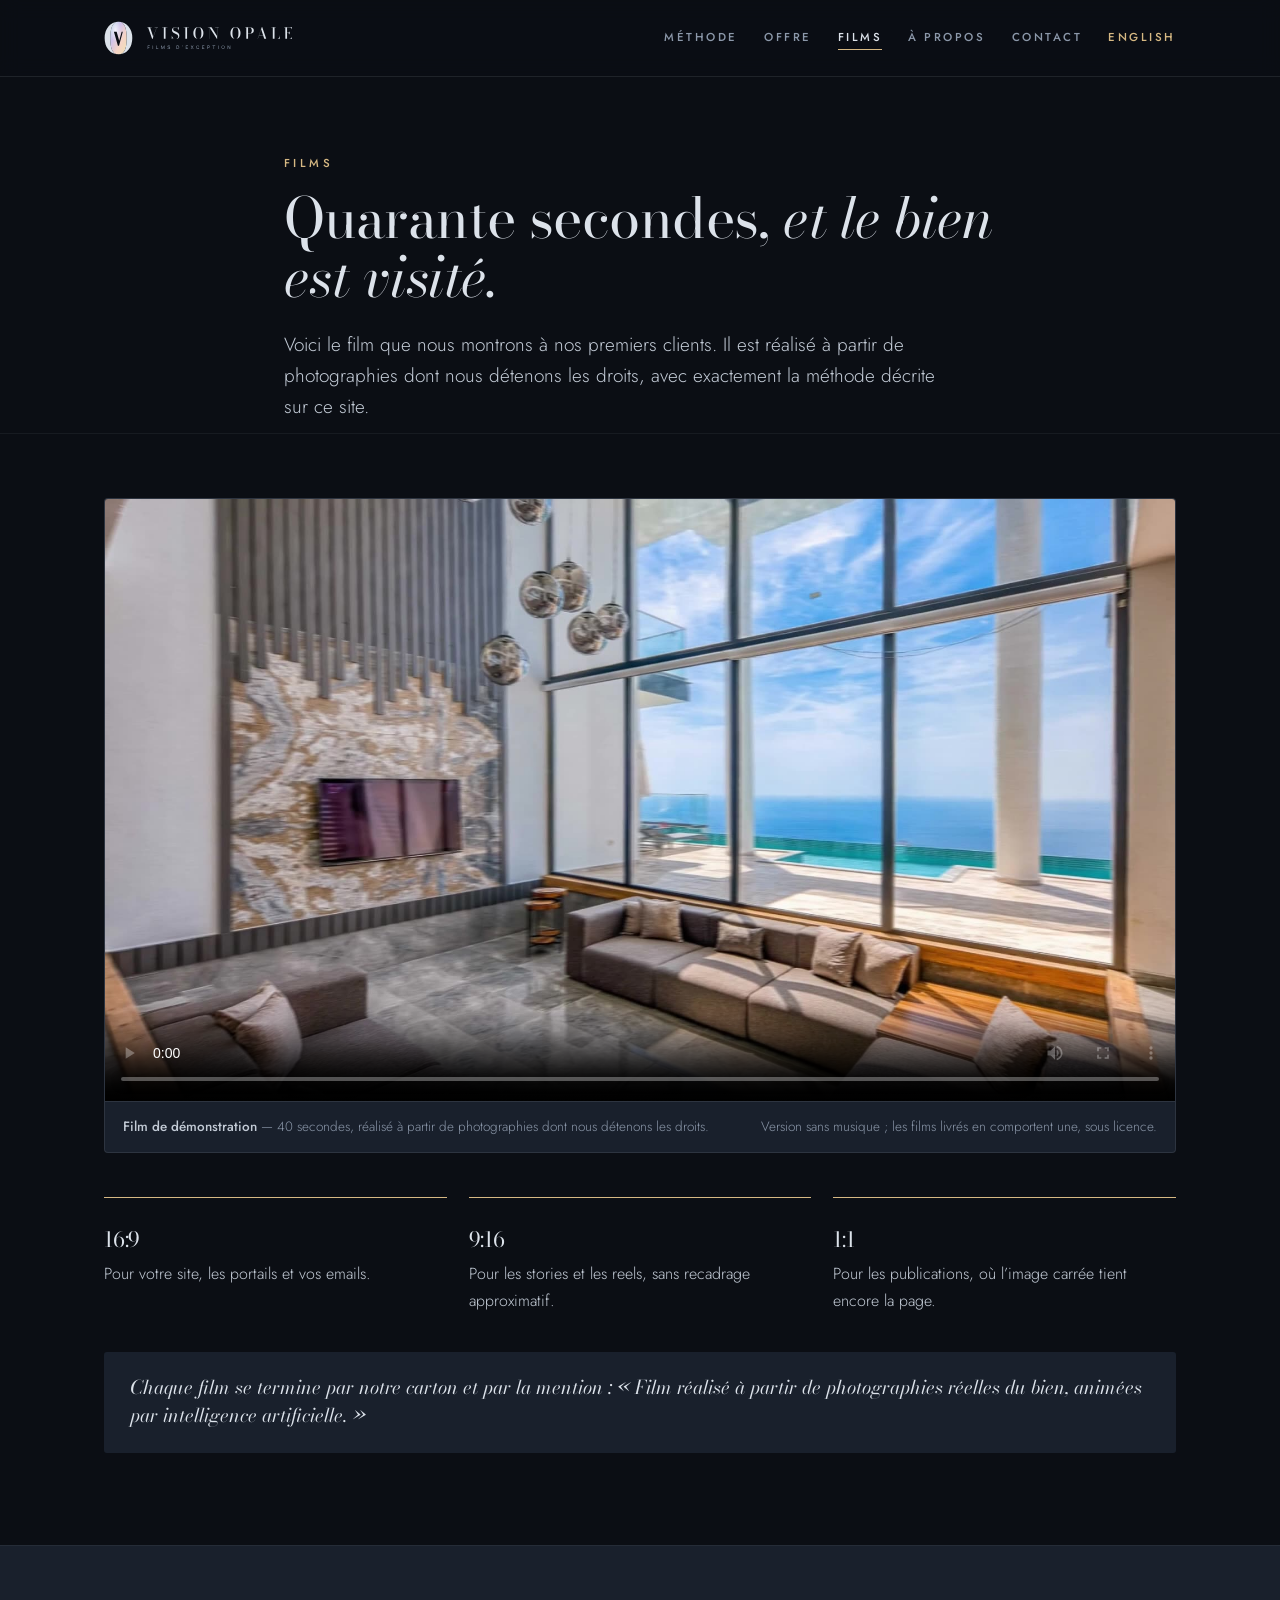
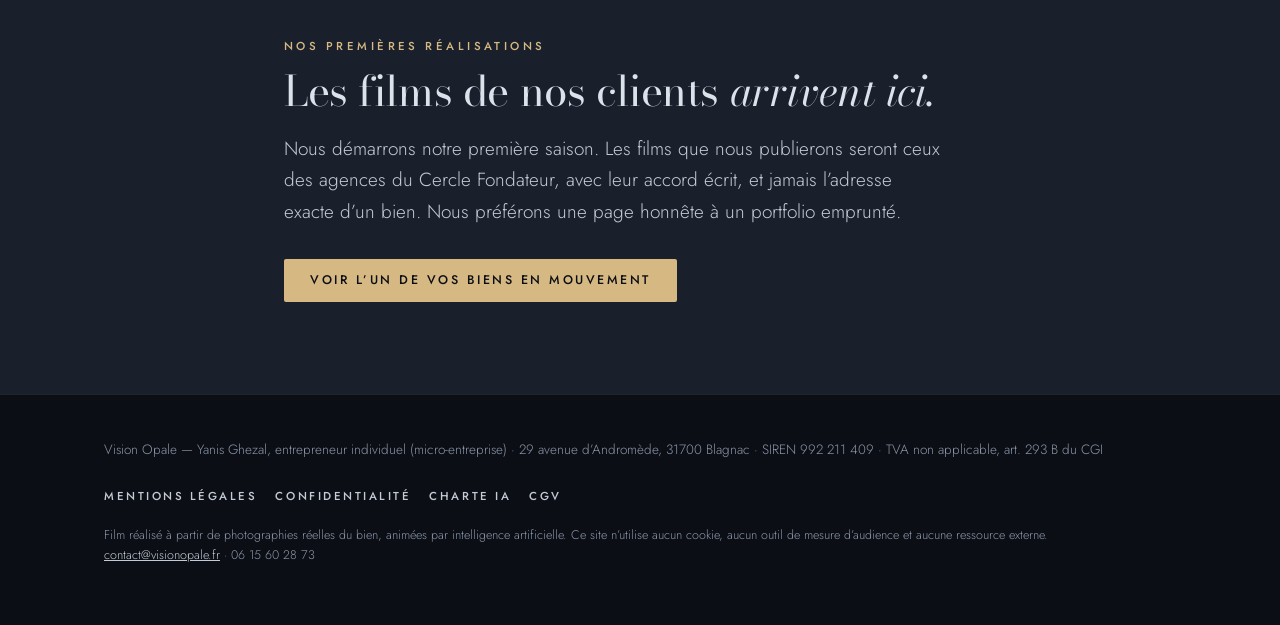
<file: site/films.html>
<!doctype html>
<html lang="fr"><head><meta charset="utf-8"><meta name="viewport" content="width=device-width,initial-scale=1">
<title>Films — Vision Opale</title>
<meta name="description" content="Un film Vision Opale : 45 à 60 secondes tirées des photographies d’un bien, montées, étalonnées et livrées en trois formats.">
<link rel="canonical" href="https://visionopale.fr/films.html">
<meta property="og:site_name" content="Vision Opale"><meta property="og:title" content="Films — Vision Opale">
<meta property="og:description" content="Un film Vision Opale : 45 à 60 secondes tirées des photographies d’un bien, montées, étalonnées et livrées en trois formats."><meta property="og:type" content="website">
<meta property="og:url" content="https://visionopale.fr/films.html"><meta property="og:image" content="https://visionopale.fr/images/og-image.jpg">
<meta property="og:locale" content="fr_FR">
<meta name="twitter:card" content="summary_large_image">
<meta name="theme-color" content="#0B0E14">
<link rel="alternate" hreflang="fr" href="https://visionopale.fr/index.html"><link rel="alternate" hreflang="en" href="https://visionopale.fr/english.html">
<link rel="icon" href="favicon.ico"><link rel="apple-touch-icon" href="apple-touch-icon.png">
<link rel="stylesheet" href="styles.css">
</head><body>
<header><div class="wrap"><a href="index.html" aria-label="Vision Opale, accueil"><svg xmlns="http://www.w3.org/2000/svg" viewBox="0 0 536.45 96.79" role="img" aria-label="Vision Opale"><defs><linearGradient id="hfilmsop" x1="0" y1="0" x2="1" y2="1"><stop offset="0" stop-color="#AFD4E6"/><stop offset="0.34" stop-color="#CBBEEA"/><stop offset="0.64" stop-color="#F5D3C6"/><stop offset="1" stop-color="#EFE1B4"/></linearGradient><radialGradient id="hfilmshl" cx=".32" cy=".26" r=".62"><stop offset="0" stop-color="#fff" stop-opacity=".78"/><stop offset=".55" stop-color="#fff" stop-opacity=".08"/><stop offset="1" stop-color="#fff" stop-opacity="0"/></radialGradient></defs><g transform="scale(0.6049)"><mask id="hfilmscm" maskUnits="userSpaceOnUse" x="0" y="0" width="140" height="162"><rect width="140" height="162" fill="#fff"/><path d="M46.55 51.0 H59.55 L71.62 93.15 L83.05 51.0 H88.55 L70.65 117.0 H65.45 Z" fill="#000"/></mask><g mask="url(#hfilmscm)"><path d="M68.2 156.6Q80.50000000000001 156.6 88.10000000000001 150.05Q95.7 143.5 99.80000000000001 132.5Q103.9 121.5 105.35000000000001 107.8Q106.80000000000001 94.1 106.80000000000001 79.89999999999999Q106.80000000000001 65.8 105.10000000000001 52.15Q103.4 38.5 99.10000000000001 27.5Q94.80000000000001 16.5 87.25 9.950000000000003Q79.7 3.4000000000000057 68.2 3.4000000000000057Q56.60000000000001 3.4000000000000057 49.050000000000004 9.950000000000003Q41.5 16.5 37.2 27.5Q32.900000000000006 38.5 31.1 52.15Q29.3 65.8 29.3 80.0Q29.3 94.1 30.85 107.8Q32.400000000000006 121.5 36.45 132.5Q40.5 143.5 48.2 150.05Q55.900000000000006 156.6 68.2 156.6Z" fill="url(#hfilmsop)"/><path d="M68.2 156.6Q80.50000000000001 156.6 88.10000000000001 150.05Q95.7 143.5 99.80000000000001 132.5Q103.9 121.5 105.35000000000001 107.8Q106.80000000000001 94.1 106.80000000000001 79.89999999999999Q106.80000000000001 65.8 105.10000000000001 52.15Q103.4 38.5 99.10000000000001 27.5Q94.80000000000001 16.5 87.25 9.950000000000003Q79.7 3.4000000000000057 68.2 3.4000000000000057Q56.60000000000001 3.4000000000000057 49.050000000000004 9.950000000000003Q41.5 16.5 37.2 27.5Q32.900000000000006 38.5 31.1 52.15Q29.3 65.8 29.3 80.0Q29.3 94.1 30.85 107.8Q32.400000000000006 121.5 36.45 132.5Q40.5 143.5 48.2 150.05Q55.900000000000006 156.6 68.2 156.6Z" fill="url(#hfilmshl)"/></g><path d="M68.2 157.0Q52.7 157.0 40.6 151.1Q28.500000000000004 145.2 20.1 134.6Q11.7 124.0 7.35 110.05Q3.0 96.1 3.0 80.0Q3.0 63.89999999999999 7.65 49.949999999999996Q12.3 36.0 20.85 25.39999999999999Q29.400000000000002 14.799999999999983 41.45 8.899999999999991Q53.5 3.0 68.2 3.0Q82.9 3.0 94.85000000000001 8.899999999999991Q106.80000000000001 14.799999999999983 115.4 25.39999999999999Q124.00000000000001 36.0 128.6 49.949999999999996Q133.2 63.89999999999999 133.2 80.0Q133.2 96.1 128.85 110.05Q124.50000000000001 124.0 116.15 134.6Q107.80000000000001 145.2 95.70000000000002 151.1Q83.60000000000001 157.0 68.2 157.0Z M68.2 156.6Q80.50000000000001 156.6 88.10000000000001 150.05Q95.7 143.5 99.80000000000001 132.5Q103.9 121.5 105.35000000000001 107.8Q106.80000000000001 94.1 106.80000000000001 79.89999999999999Q106.80000000000001 65.8 105.10000000000001 52.15Q103.4 38.5 99.10000000000001 27.5Q94.80000000000001 16.5 87.25 9.950000000000003Q79.7 3.4000000000000057 68.2 3.4000000000000057Q56.60000000000001 3.4000000000000057 49.050000000000004 9.950000000000003Q41.5 16.5 37.2 27.5Q32.900000000000006 38.5 31.1 52.15Q29.3 65.8 29.3 80.0Q29.3 94.1 30.85 107.8Q32.400000000000006 121.5 36.45 132.5Q40.5 143.5 48.2 150.05Q55.900000000000006 156.6 68.2 156.6Z" fill="#DCE2EA" fill-rule="evenodd"/></g><path fill="#DCE2EA" transform="translate(121.49,50.83)" d="M32.472 -33.0V-32.669999999999995H28.622L16.61 0.6599999999999999H15.664L4.092 -32.669999999999995H0.9019999999999999V-33.0H14.542V-32.669999999999995H9.79L18.523999999999997 -5.6979999999999995L28.226 -32.669999999999995H22.66V-33.0ZM43.99999999999999 0.0V-0.32999999999999996H48.818V-32.669999999999995H43.99999999999999V-33.0H59.025999999999996V-32.669999999999995H53.745999999999995V-0.32999999999999996H59.025999999999996V0.0ZM82.588 0.6599999999999999Q79.794 0.6599999999999999 77.82499999999999 -0.21999999999999997Q75.856 -1.0999999999999999 74.514 -2.618L71.764 0.43999999999999995H71.478V-8.953999999999999H71.80799999999999Q72.24799999999999 -7.039999999999999 73.06199999999998 -5.367999999999999Q73.87599999999999 -3.6959999999999997 75.14099999999999 -2.431Q76.40599999999999 -1.166 78.166 -0.43999999999999995Q79.926 0.286 82.28 0.286Q84.54599999999999 0.286 86.22899999999998 -0.5389999999999999Q87.91199999999999 -1.3639999999999999 88.83599999999998 -2.9259999999999997Q89.75999999999999 -4.4879999999999995 89.75999999999999 -6.688Q89.75999999999999 -8.58 88.792 -9.889Q87.824 -11.197999999999999 86.251 -12.155Q84.678 -13.112 82.775 -13.937Q80.872 -14.761999999999999 78.97999999999999 -15.686Q77.088 -16.61 75.50399999999999 -17.842Q73.92 -19.073999999999998 72.963 -20.833999999999996Q72.006 -22.593999999999998 72.006 -25.124Q72.006 -27.631999999999998 73.293 -29.502Q74.58 -31.372 76.69200000000001 -32.406Q78.804 -33.44 81.312 -33.44Q83.46799999999999 -33.44 85.23899999999999 -32.757999999999996Q87.00999999999999 -32.076 88.286 -30.668L91.014 -33.44H91.3V-24.156H90.97Q90.398 -27.125999999999998 89.122 -29.095Q87.846 -31.063999999999997 85.95400000000001 -32.043Q84.062 -33.022 81.68599999999999 -33.022Q78.672 -33.022 77.11 -31.503999999999998Q75.548 -29.985999999999997 75.548 -27.5Q75.548 -25.805999999999997 76.494 -24.618Q77.44 -23.43 78.97999999999999 -22.517Q80.52 -21.604 82.38999999999999 -20.778999999999996Q84.25999999999999 -19.953999999999997 86.119 -18.974999999999998Q87.978 -17.996 89.518 -16.686999999999998Q91.05799999999999 -15.377999999999998 92.00399999999999 -13.508Q92.94999999999999 -11.638 92.94999999999999 -8.975999999999999Q92.94999999999999 -6.072 91.66299999999998 -3.9050000000000002Q90.37599999999999 -1.738 88.03299999999999 -0.539Q85.69 0.6599999999999999 82.588 0.6599999999999999ZM105.26999999999998 0.0V-0.32999999999999996H110.08799999999998V-32.669999999999995H105.26999999999998V-33.0H120.29599999999998V-32.669999999999995H115.01599999999999V-0.32999999999999996H120.29599999999998V0.0ZM147.224 0.43999999999999995Q143.83599999999998 0.43999999999999995 141.17399999999998 -0.8579999999999999Q138.51199999999997 -2.1559999999999997 136.664 -4.4879999999999995Q134.81599999999997 -6.819999999999999 133.84799999999996 -9.889Q132.87999999999997 -12.957999999999998 132.87999999999997 -16.5Q132.87999999999997 -20.041999999999998 133.90299999999996 -23.110999999999997Q134.926 -26.18 136.81799999999998 -28.512Q138.70999999999998 -30.843999999999998 141.34999999999997 -32.141999999999996Q143.98999999999998 -33.44 147.224 -33.44Q150.45799999999997 -33.44 153.087 -32.141999999999996Q155.71599999999998 -30.843999999999998 157.60799999999998 -28.512Q159.49999999999997 -26.18 160.51199999999997 -23.110999999999997Q161.52399999999997 -20.041999999999998 161.52399999999997 -16.5Q161.52399999999997 -12.957999999999998 160.56699999999998 -9.889Q159.60999999999999 -6.819999999999999 157.77299999999997 -4.4879999999999995Q155.93599999999998 -2.1559999999999997 153.27399999999997 -0.8579999999999999Q150.61199999999997 0.43999999999999995 147.224 0.43999999999999995ZM147.224 0.132Q149.95199999999997 0.132 151.62399999999997 -1.2759999999999998Q153.29599999999996 -2.6839999999999997 154.18699999999995 -5.06Q155.07799999999997 -7.436 155.40799999999996 -10.417Q155.73799999999997 -13.398 155.73799999999997 -16.5Q155.73799999999997 -19.624 155.35299999999995 -22.594Q154.96799999999996 -25.564 154.02199999999996 -27.939999999999998Q153.07599999999996 -30.316 151.41499999999996 -31.723999999999997Q149.75399999999996 -33.132 147.224 -33.132Q144.67199999999997 -33.132 143.01099999999997 -31.723999999999997Q141.34999999999997 -30.316 140.40399999999997 -27.939999999999998Q139.45799999999997 -25.564 139.06199999999995 -22.594Q138.66599999999997 -19.624 138.66599999999997 -16.5Q138.66599999999997 -13.398 139.00699999999998 -10.417Q139.34799999999998 -7.436 140.23899999999998 -5.06Q141.12999999999997 -2.6839999999999997 142.82399999999996 -1.2759999999999998Q144.51799999999997 0.132 147.224 0.132ZM178.88199999999998 -33.0V-0.32999999999999996H184.09599999999998V0.0H174.12999999999997V-0.32999999999999996H178.52999999999997V-32.669999999999995H174.12999999999997V-33.0ZM205.19399999999996 -33.0V-32.669999999999995H200.57399999999996V0.43999999999999995H200.13399999999996L178.63999999999996 -33.0H184.55799999999996L200.22199999999998 -7.986V-32.669999999999995H195.07399999999996V-33.0ZM252.80199999999996 0.43999999999999995Q249.414 0.43999999999999995 246.75199999999998 -0.8579999999999999Q244.08999999999997 -2.1559999999999997 242.24199999999996 -4.4879999999999995Q240.39399999999998 -6.819999999999999 239.426 -9.889Q238.45799999999997 -12.957999999999998 238.45799999999997 -16.5Q238.45799999999997 -20.041999999999998 239.481 -23.110999999999997Q240.504 -26.18 242.396 -28.512Q244.28799999999998 -30.843999999999998 246.928 -32.141999999999996Q249.56799999999998 -33.44 252.80199999999996 -33.44Q256.036 -33.44 258.66499999999996 -32.141999999999996Q261.294 -30.843999999999998 263.186 -28.512Q265.078 -26.18 266.09 -23.110999999999997Q267.102 -20.041999999999998 267.102 -16.5Q267.102 -12.957999999999998 266.145 -9.889Q265.188 -6.819999999999999 263.351 -4.4879999999999995Q261.51399999999995 -2.1559999999999997 258.852 -0.8579999999999999Q256.19 0.43999999999999995 252.80199999999996 0.43999999999999995ZM252.80199999999996 0.132Q255.52999999999997 0.132 257.202 -1.2759999999999998Q258.87399999999997 -2.6839999999999997 259.765 -5.06Q260.65599999999995 -7.436 260.986 -10.417Q261.316 -13.398 261.316 -16.5Q261.316 -19.624 260.931 -22.594Q260.546 -25.564 259.6 -27.939999999999998Q258.654 -30.316 256.993 -31.723999999999997Q255.332 -33.132 252.80199999999996 -33.132Q250.24999999999997 -33.132 248.58899999999997 -31.723999999999997Q246.92799999999997 -30.316 245.98199999999997 -27.939999999999998Q245.03599999999997 -25.564 244.64 -22.594Q244.24399999999997 -19.624 244.24399999999997 -16.5Q244.24399999999997 -13.398 244.58499999999998 -10.417Q244.926 -7.436 245.81699999999998 -5.06Q246.70799999999997 -2.6839999999999997 248.402 -1.2759999999999998Q250.09599999999998 0.132 252.80199999999996 0.132ZM293.282 -33.0Q297.33 -33.0 299.89300000000003 -31.856Q302.456 -30.712 303.688 -28.633Q304.92 -26.554 304.92 -23.694Q304.92 -20.834 303.688 -18.832Q302.456 -16.83 299.89300000000003 -15.774Q297.33 -14.718 293.282 -14.718H288.596V-0.32999999999999996H292.534V0.0H279.708V-0.32999999999999996H283.646V-32.669999999999995H279.708V-33.0ZM288.596 -15.047999999999998H293.04Q294.58 -15.047999999999998 295.757 -15.828999999999999Q296.934 -16.61 297.726 -17.897Q298.51800000000003 -19.183999999999997 298.925 -20.701999999999998Q299.332 -22.22 299.332 -23.694Q299.332 -25.168 298.925 -26.729999999999997Q298.51800000000003 -28.291999999999998 297.726 -29.644999999999996Q296.934 -30.997999999999998 295.757 -31.833999999999996Q294.58 -32.669999999999995 293.04 -32.669999999999995H288.596ZM320.056 -10.581999999999999V-10.911999999999999H333.784V-10.581999999999999ZM328.78999999999996 -33.66 340.34 -0.32999999999999996H343.55199999999996V0.0H330.154V-0.32999999999999996H334.664L325.974 -27.214L316.58 -0.32999999999999996H321.70599999999996V0.0H312.026V-0.32999999999999996H316.20599999999996L327.866 -33.66ZM355.10200000000003 0.0V-0.32999999999999996H359.04V-32.669999999999995H355.10200000000003V-33.0H367.928V-32.669999999999995H363.99V-0.32999999999999996H370.128Q372.68 -0.32999999999999996 374.33000000000004 -1.034Q375.98 -1.738 376.92600000000004 -3.0140000000000002Q377.872 -4.29 378.279 -6.05Q378.686 -7.81 378.752 -9.899999999999999H379.082V0.0ZM390.76400000000007 0.0V-0.32999999999999996H394.70200000000006V-32.669999999999995H390.76400000000007V-33.0H414.50200000000007V-23.979999999999997H414.194Q414.08400000000006 -26.334 413.2370000000001 -28.314Q412.39000000000004 -30.293999999999997 410.696 -31.481999999999996Q409.00200000000007 -32.669999999999995 406.42800000000005 -32.669999999999995H399.65200000000004V-0.32999999999999996H405.98800000000006Q409.00200000000007 -0.32999999999999996 410.87200000000007 -1.562Q412.742 -2.794 413.63300000000004 -4.95Q414.52400000000006 -7.106 414.634 -9.899999999999999H414.96400000000006V0.0ZM406.89000000000004 -12.056Q406.802 -13.53 406.09800000000007 -14.619Q405.39400000000006 -15.707999999999998 404.30500000000006 -16.302Q403.21600000000007 -16.896 401.96200000000005 -16.896H398.06800000000004V-17.226H401.96200000000005Q403.21600000000007 -17.226 404.30500000000006 -17.776Q405.39400000000006 -18.326 406.09800000000007 -19.36Q406.802 -20.394 406.89000000000004 -21.868H407.22V-12.056Z"/><path fill="#8C98AA" transform="translate(123.45,79.41)" d="M0.945 0.0V-9.72H6.615V-8.5185H2.1465V-5.46075H5.805V-4.25925H2.1465V0.0ZM14.985000000000001 0.0V-9.72H16.186500000000002V0.0ZM25.366500000000002 0.0V-9.72H26.568V-1.14075H31.076999999999998V0.0ZM39.2445 0.0V-9.72H40.338L44.010000000000005 -1.97775L47.66175 -9.72H48.768750000000004V-0.00675H47.628V-7.08075L44.32725 0.0H43.686L40.38525 -7.08075V0.0ZM61.12800000000001 0.20249999999999999Q60.09525000000001 0.20249999999999999 59.268375000000006 -0.14850000000000002Q58.441500000000005 -0.4995 57.904875000000004 -1.1508749999999999Q57.36825000000001 -1.80225 57.206250000000004 -2.69325L58.44825000000001 -2.889Q58.68450000000001 -1.971 59.43037500000001 -1.454625Q60.17625000000001 -0.93825 61.188750000000006 -0.93825Q61.843500000000006 -0.93825 62.37337500000001 -1.144125Q62.90325000000001 -1.35 63.213750000000005 -1.73475Q63.52425000000001 -2.1195 63.52425000000001 -2.646Q63.52425000000001 -2.9699999999999998 63.41287500000001 -3.2028749999999997Q63.301500000000004 -3.43575 63.109125000000006 -3.6011249999999997Q62.91675000000001 -3.7664999999999997 62.67375000000001 -3.8812499999999996Q62.43075000000001 -3.996 62.167500000000004 -4.07025L59.690250000000006 -4.806Q59.285250000000005 -4.9275 58.907250000000005 -5.113125Q58.529250000000005 -5.29875 58.23225000000001 -5.578875Q57.93525000000001 -5.859 57.75975000000001 -6.253875Q57.584250000000004 -6.64875 57.584250000000004 -7.18875Q57.584250000000004 -8.05275 58.033125000000005 -8.663625Q58.482000000000006 -9.2745 59.25150000000001 -9.5985Q60.02100000000001 -9.9225 60.986250000000005 -9.91575Q61.96500000000001 -9.909 62.73787500000001 -9.568125Q63.51075000000001 -9.22725 64.020375 -8.592749999999999Q64.53 -7.95825 64.7055 -7.074L63.429750000000006 -6.85125Q63.328500000000005 -7.44525 62.980875000000005 -7.873875Q62.633250000000004 -8.3025 62.1135 -8.535375Q61.59375000000001 -8.76825 60.972750000000005 -8.775Q60.37875000000001 -8.78175 59.89950000000001 -8.586Q59.42025000000001 -8.39025 59.136750000000006 -8.042625000000001Q58.85325000000001 -7.695 58.85325000000001 -7.24275Q58.85325000000001 -6.79725 59.109750000000005 -6.523875Q59.36625000000001 -6.2505 59.740875 -6.091875Q60.115500000000004 -5.93325 60.47325000000001 -5.832L62.322750000000006 -5.29875Q62.64000000000001 -5.211 63.055125000000004 -5.05575Q63.47025000000001 -4.9005 63.86175000000001 -4.620375Q64.25325000000001 -4.34025 64.50975000000001 -3.877875Q64.76625000000001 -3.4154999999999998 64.76625000000001 -2.7135Q64.76625000000001 -2.0115 64.48612500000002 -1.46475Q64.206 -0.918 63.706500000000005 -0.550125Q63.20700000000001 -0.18225 62.545500000000004 0.010124999999999995Q61.88400000000001 0.20249999999999999 61.12800000000001 0.20249999999999999ZM82.92375 0.0V-9.72H85.92075Q86.06925000000001 -9.72 86.44050000000001 -9.71325Q86.81175 -9.7065 87.14925000000001 -9.65925Q88.2765 -9.51075 89.035875 -8.839125Q89.79525000000001 -8.1675 90.18 -7.13475Q90.56475 -6.102 90.56475 -4.86Q90.56475 -3.618 90.18 -2.58525Q89.79525000000001 -1.5525 89.035875 -0.880875Q88.2765 -0.20925 87.14925000000001 -0.06075Q86.81175 -0.02025 86.43712500000001 -0.010125Q86.0625 0.0 85.92075 0.0ZM84.159 -1.1475H85.92075Q86.17725 -1.1475 86.4945 -1.164375Q86.81175 -1.18125 87.048 -1.22175Q87.84450000000001 -1.37025 88.33725000000001 -1.89Q88.83000000000001 -2.40975 89.05950000000001 -3.186Q89.289 -3.96225 89.289 -4.86Q89.289 -5.778 89.05612500000001 -6.55425Q88.82325 -7.3305 88.3305 -7.843500000000001Q87.83775 -8.3565 87.048 -8.49825Q86.81175 -8.5455 86.48775 -8.559000000000001Q86.16375000000001 -8.5725 85.92075 -8.5725H84.159ZM99.20475 -6.682499999999999 99.279 -7.24275Q99.5625 -7.2225 99.70425 -7.35075Q99.846 -7.478999999999999 99.88650000000001 -7.70175Q99.927 -7.9245 99.9 -8.1945H99.20475V-9.719999999999999H100.52775V-7.992Q100.52775 -7.28325 100.180125 -6.9254999999999995Q99.8325 -6.56775 99.20475 -6.682499999999999ZM109.431 0.0V-9.72H115.57350000000001V-8.57925H110.63250000000001V-5.535H114.76350000000001V-4.3942499999999995H110.63250000000001V-1.14075H115.57350000000001V0.0ZM123.40350000000001 0.0 126.74475 -4.92075 123.49125000000001 -9.72H124.956L127.47375000000001 -5.93325L129.98475 -9.72H131.45625L128.20275 -4.92075L131.53725 0.0H130.0725L127.47375000000001 -3.9015L124.875 0.0ZM143.22825 0.20249999999999999Q141.777 0.20249999999999999 140.7645 -0.43875000000000003Q139.752 -1.08 139.222125 -2.22075Q138.69225 -3.3615 138.69225 -4.86Q138.69225 -6.3585 139.222125 -7.49925Q139.752 -8.64 140.7645 -9.28125Q141.777 -9.9225 143.22825 -9.9225Q144.91575 -9.9225 146.005875 -9.065249999999999Q147.096 -8.208 147.50775 -6.75675L146.286 -6.4327499999999995Q145.989 -7.5195 145.22625 -8.14725Q144.4635 -8.775 143.22825 -8.775Q142.1415 -8.775 141.41925 -8.282250000000001Q140.697 -7.7895 140.33249999999998 -6.908625000000001Q139.968 -6.02775 139.96125 -4.86Q139.9545 -3.699 140.31900000000002 -2.8181249999999998Q140.6835 -1.93725 141.41250000000002 -1.441125Q142.1415 -0.945 143.22825 -0.945Q144.4635 -0.945 145.22625 -1.576125Q145.989 -2.20725 146.286 -3.28725L147.50775 -2.96325Q147.096 -1.51875 146.005875 -0.6581250000000001Q144.91575 0.20249999999999999 143.22825 0.20249999999999999ZM156.01275 0.0V-9.72H162.15525000000002V-8.57925H157.21425000000002V-5.535H161.34525000000002V-4.3942499999999995H157.21425000000002V-1.14075H162.15525000000002V0.0ZM170.79525 0.0V-9.72H174.63600000000002Q174.77775000000003 -9.72 174.9735 -9.709875Q175.16925 -9.69975 175.35150000000002 -9.666Q176.14125 -9.5445 176.67787500000003 -9.126Q177.21450000000002 -8.7075 177.48450000000003 -8.069625Q177.7545 -7.43175 177.7545 -6.6555Q177.7545 -5.886 177.48112500000002 -5.248125Q177.20775 -4.61025 176.67112500000002 -4.188375Q176.1345 -3.7664999999999997 175.35150000000002 -3.645Q175.16925 -3.618 174.9735 -3.6045Q174.77775000000003 -3.5909999999999997 174.63600000000002 -3.5909999999999997H171.99675000000002V0.0ZM171.99675000000002 -4.73175H174.59550000000002Q174.72375000000002 -4.73175 174.88912500000004 -4.74525Q175.05450000000002 -4.75875 175.20300000000003 -4.7924999999999995Q175.66875000000002 -4.9005 175.962375 -5.187374999999999Q176.25600000000003 -5.47425 176.39100000000002 -5.862375Q176.526 -6.2505 176.526 -6.6555Q176.526 -7.0605 176.39100000000002 -7.448625Q176.25600000000003 -7.83675 175.962375 -8.126999999999999Q175.66875000000002 -8.41725 175.20300000000003 -8.5185Q175.05450000000002 -8.559 174.88912500000004 -8.569125Q174.72375000000002 -8.57925 174.59550000000002 -8.57925H171.99675000000002ZM188.62875000000003 0.0V-8.57925H185.3145V-9.72H193.14450000000002V-8.57925H189.83025V0.0ZM201.37950000000004 0.0V-9.72H202.58100000000002V0.0ZM215.62200000000004 0.20249999999999999Q214.17075000000003 0.20249999999999999 213.15825000000004 -0.43875000000000003Q212.14575000000005 -1.08 211.61587500000005 -2.22075Q211.08600000000004 -3.3615 211.08600000000004 -4.86Q211.08600000000004 -6.3585 211.61587500000005 -7.49925Q212.14575000000005 -8.64 213.15825000000004 -9.28125Q214.17075000000003 -9.9225 215.62200000000004 -9.9225Q217.08000000000004 -9.9225 218.09250000000003 -9.28125Q219.10500000000005 -8.64 219.63150000000005 -7.49925Q220.15800000000004 -6.3585 220.15800000000004 -4.86Q220.15800000000004 -3.3615 219.63150000000005 -2.22075Q219.10500000000005 -1.08 218.09250000000003 -0.43875000000000003Q217.08000000000004 0.20249999999999999 215.62200000000004 0.20249999999999999ZM215.62200000000004 -0.945Q216.70875000000004 -0.93825 217.43437500000005 -1.434375Q218.16000000000005 -1.9304999999999999 218.52112500000004 -2.81475Q218.88225000000003 -3.699 218.88225000000003 -4.86Q218.88225000000003 -6.02775 218.52112500000004 -6.9052500000000006Q218.16000000000005 -7.78275 217.43437500000005 -8.275500000000001Q216.70875000000004 -8.76825 215.62200000000004 -8.775Q214.53525000000005 -8.78175 213.81637500000005 -8.289Q213.09750000000005 -7.79625 212.73300000000006 -6.912Q212.36850000000004 -6.02775 212.36175000000003 -4.86Q212.35500000000005 -3.699 212.71950000000004 -2.8215Q213.08400000000003 -1.944 213.80962500000004 -1.447875Q214.53525000000005 -0.95175 215.62200000000004 -0.945ZM228.52800000000005 0.0V-9.72H229.74300000000005L234.81225000000006 -2.12625V-9.72H236.02725000000007V0.0H234.81225000000006L229.74300000000005 -7.6005V0.0Z"/></svg></a>
<button class="burger" aria-expanded="false" aria-controls="menu">Menu</button>
<nav id="menu"><a href="methode.html">Méthode</a><a href="offre.html">Offre</a><a href="films.html" aria-current="page">Films</a><a href="a-propos.html">À propos</a><a href="contact.html">Contact</a><a class="en" href="english.html">English</a></nav></div></header>
<main>
<section class="page-head"><div class="wrap narrow">
<p class="eyebrow">Films</p><h1>Quarante secondes, <em>et le bien est visité.</em></h1>
<p class="lead">Voici le film que nous montrons à nos premiers clients. Il est réalisé à partir de photographies dont nous détenons les droits, avec exactement la méthode décrite sur ce site.</p>
</div></section>

<section style="padding-top:20px"><div class="wrap">
<div class="film">
<video id="mainFilm" poster="images/poster-film.jpg" preload="metadata" controls data-hd="films/film-demo.mp4" src="films/film-demo-720.mp4" playsinline>
<p>Votre navigateur ne peut pas lire cette vidéo. <a href="films/film-demo.mp4">Télécharger le film (10 Mo)</a>.</p></video><div class="cap"><span><b>Film de démonstration</b> — 40 secondes, réalisé à partir de photographies dont nous détenons les droits.</span><span>Version sans musique ; les films livrés en comportent une, sous licence.</span></div></div>
<div class="grid3" style="margin-top:44px">
<div class="pt"><h3>16:9</h3><p>Pour votre site, les portails et vos emails.</p></div>
<div class="pt"><h3>9:16</h3><p>Pour les stories et les reels, sans recadrage approximatif.</p></div>
<div class="pt"><h3>1:1</h3><p>Pour les publications, où l’image carrée tient encore la page.</p></div>
</div>
<p class="ia">Chaque film se termine par notre carton et par la mention : « Film réalisé à partir de photographies réelles du bien, animées par intelligence artificielle. »</p>
</div></section>

<section class="alt"><div class="wrap narrow"><p class="eyebrow">Nos premières réalisations</p>
<h2>Les films de nos clients <em>arrivent ici.</em></h2>
<p class="lead">Nous démarrons notre première saison. Les films que nous publierons seront ceux des agences du Cercle Fondateur, avec leur accord écrit, et jamais l’adresse exacte d’un bien. Nous préférons une page honnête à un portfolio emprunté.</p>
<div class="ctas"><a class="btn gold" href="contact.html">Voir l’un de vos biens en mouvement</a></div>
</div></section>
</main>
<footer><div class="wrap"><div class="row">
<span>Vision Opale — Yanis Ghezal, entrepreneur individuel (micro-entreprise) · 29 avenue d’Andromède, 31700 Blagnac · SIREN 992 211 409 · TVA non applicable, art. 293 B du CGI</span>
<nav><a href="mentions-legales.html">Mentions légales</a><a href="confidentialite.html">Confidentialité</a><a href="charte-ia.html">Charte IA</a><a href="cgv.html">CGV</a></nav></div>
<p class="fine">Film réalisé à partir de photographies réelles du bien, animées par intelligence artificielle. Ce site n’utilise aucun cookie, aucun outil de mesure d’audience et aucune ressource externe.<br>
<a href="mailto:contact@visionopale.fr">contact@visionopale.fr</a> · 06 15 60 28 73</p></div></footer>
<script src="site.js"></script></body></html>
</file>
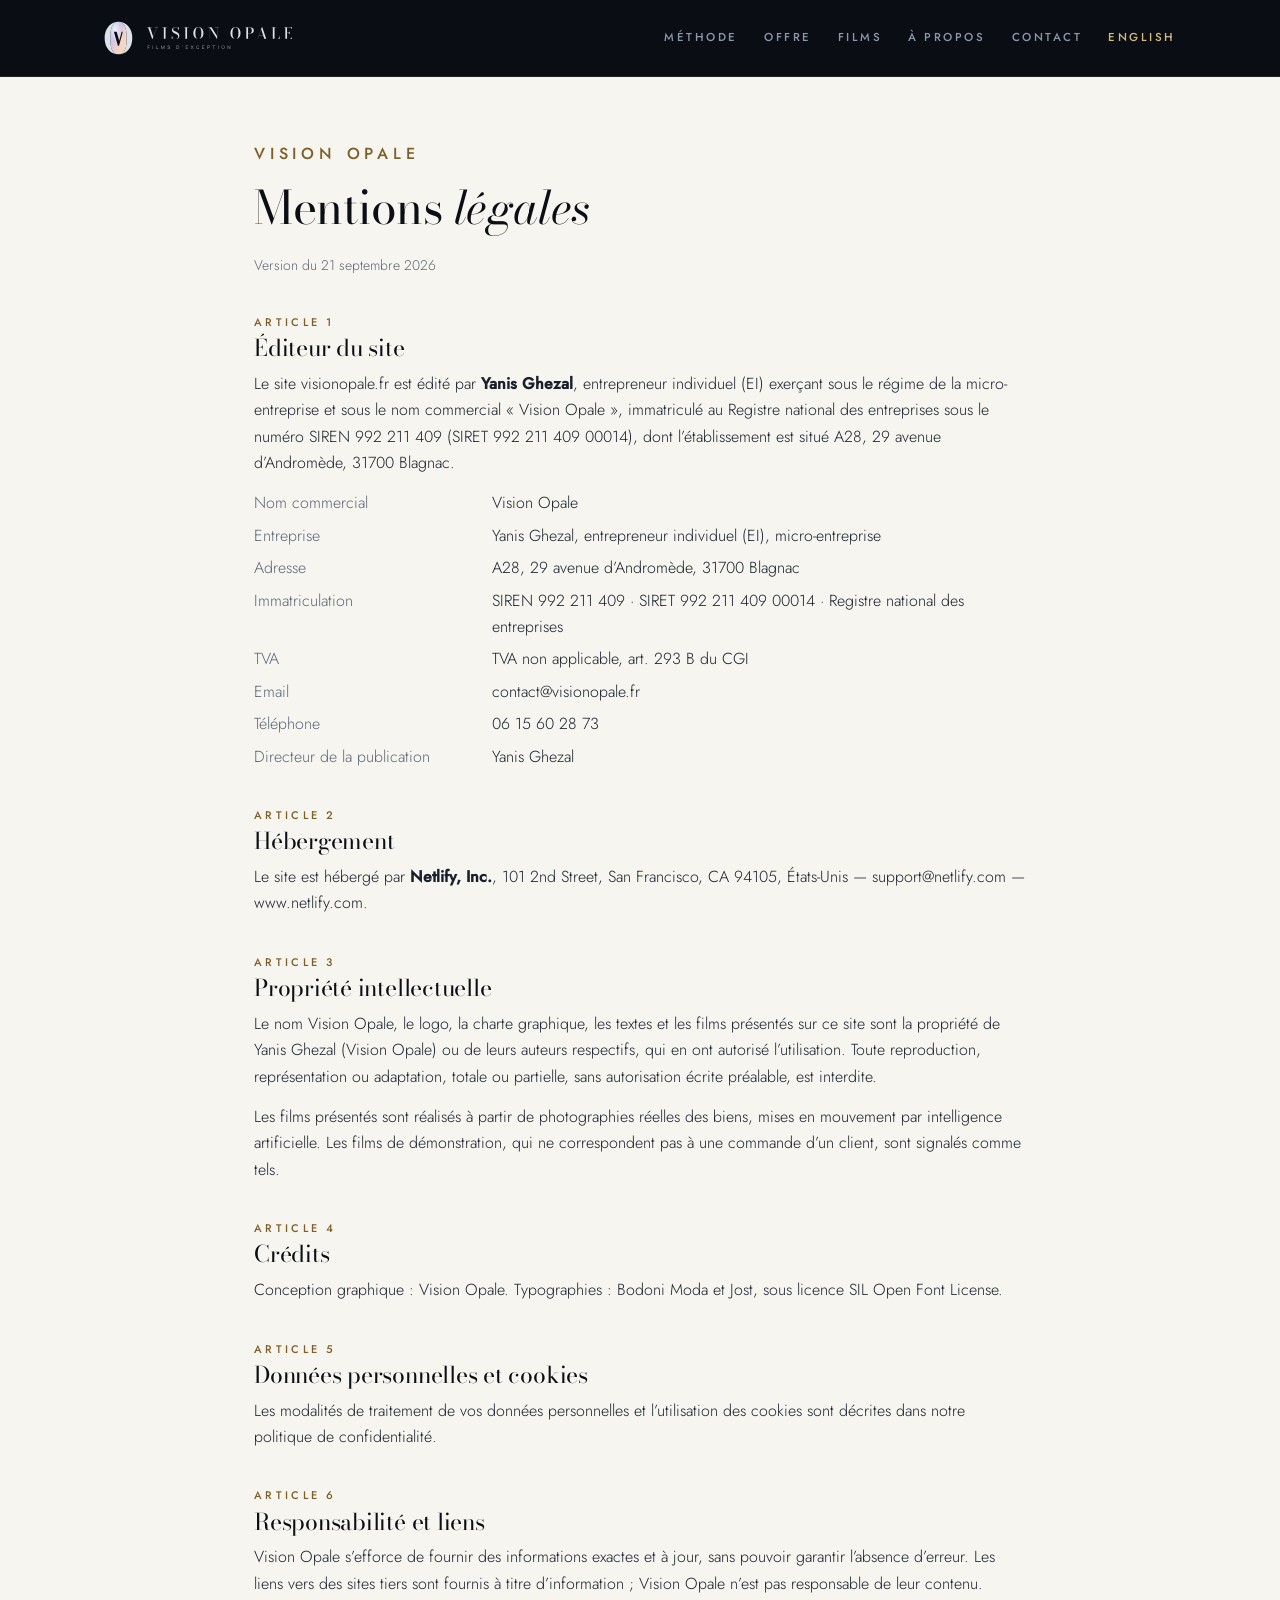
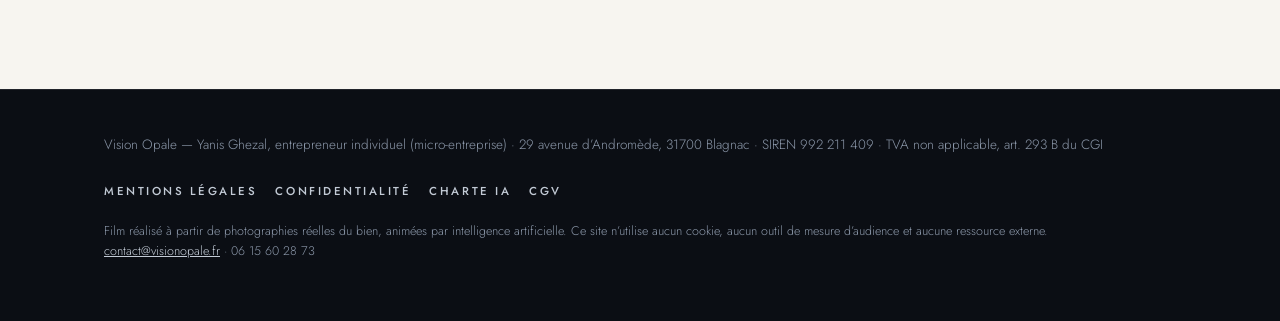
<file: site/mentions-legales.html>
<!doctype html>
<html lang="fr"><head><meta charset="utf-8"><meta name="viewport" content="width=device-width,initial-scale=1">
<title>Mentions légales — Vision Opale</title>
<meta name="description" content="Mentions légales du site visionopale.fr.">
<link rel="canonical" href="https://visionopale.fr/mentions-legales.html">
<meta property="og:site_name" content="Vision Opale"><meta property="og:title" content="Mentions légales — Vision Opale">
<meta property="og:description" content="Mentions légales du site visionopale.fr."><meta property="og:type" content="website">
<meta property="og:url" content="https://visionopale.fr/mentions-legales.html"><meta property="og:image" content="https://visionopale.fr/images/og-image.jpg">
<meta property="og:locale" content="fr_FR">
<meta name="twitter:card" content="summary_large_image">
<meta name="theme-color" content="#0B0E14">
<link rel="alternate" hreflang="fr" href="https://visionopale.fr/index.html"><link rel="alternate" hreflang="en" href="https://visionopale.fr/english.html">
<link rel="icon" href="favicon.ico"><link rel="apple-touch-icon" href="apple-touch-icon.png">
<link rel="stylesheet" href="styles.css">
</head><body class="legalbody">
<header><div class="wrap"><a href="index.html" aria-label="Vision Opale, accueil"><svg xmlns="http://www.w3.org/2000/svg" viewBox="0 0 536.45 96.79" role="img" aria-label="Vision Opale"><defs><linearGradient id="hmentions-legalesop" x1="0" y1="0" x2="1" y2="1"><stop offset="0" stop-color="#AFD4E6"/><stop offset="0.34" stop-color="#CBBEEA"/><stop offset="0.64" stop-color="#F5D3C6"/><stop offset="1" stop-color="#EFE1B4"/></linearGradient><radialGradient id="hmentions-legaleshl" cx=".32" cy=".26" r=".62"><stop offset="0" stop-color="#fff" stop-opacity=".78"/><stop offset=".55" stop-color="#fff" stop-opacity=".08"/><stop offset="1" stop-color="#fff" stop-opacity="0"/></radialGradient></defs><g transform="scale(0.6049)"><mask id="hmentions-legalescm" maskUnits="userSpaceOnUse" x="0" y="0" width="140" height="162"><rect width="140" height="162" fill="#fff"/><path d="M46.55 51.0 H59.55 L71.62 93.15 L83.05 51.0 H88.55 L70.65 117.0 H65.45 Z" fill="#000"/></mask><g mask="url(#hmentions-legalescm)"><path d="M68.2 156.6Q80.50000000000001 156.6 88.10000000000001 150.05Q95.7 143.5 99.80000000000001 132.5Q103.9 121.5 105.35000000000001 107.8Q106.80000000000001 94.1 106.80000000000001 79.89999999999999Q106.80000000000001 65.8 105.10000000000001 52.15Q103.4 38.5 99.10000000000001 27.5Q94.80000000000001 16.5 87.25 9.950000000000003Q79.7 3.4000000000000057 68.2 3.4000000000000057Q56.60000000000001 3.4000000000000057 49.050000000000004 9.950000000000003Q41.5 16.5 37.2 27.5Q32.900000000000006 38.5 31.1 52.15Q29.3 65.8 29.3 80.0Q29.3 94.1 30.85 107.8Q32.400000000000006 121.5 36.45 132.5Q40.5 143.5 48.2 150.05Q55.900000000000006 156.6 68.2 156.6Z" fill="url(#hmentions-legalesop)"/><path d="M68.2 156.6Q80.50000000000001 156.6 88.10000000000001 150.05Q95.7 143.5 99.80000000000001 132.5Q103.9 121.5 105.35000000000001 107.8Q106.80000000000001 94.1 106.80000000000001 79.89999999999999Q106.80000000000001 65.8 105.10000000000001 52.15Q103.4 38.5 99.10000000000001 27.5Q94.80000000000001 16.5 87.25 9.950000000000003Q79.7 3.4000000000000057 68.2 3.4000000000000057Q56.60000000000001 3.4000000000000057 49.050000000000004 9.950000000000003Q41.5 16.5 37.2 27.5Q32.900000000000006 38.5 31.1 52.15Q29.3 65.8 29.3 80.0Q29.3 94.1 30.85 107.8Q32.400000000000006 121.5 36.45 132.5Q40.5 143.5 48.2 150.05Q55.900000000000006 156.6 68.2 156.6Z" fill="url(#hmentions-legaleshl)"/></g><path d="M68.2 157.0Q52.7 157.0 40.6 151.1Q28.500000000000004 145.2 20.1 134.6Q11.7 124.0 7.35 110.05Q3.0 96.1 3.0 80.0Q3.0 63.89999999999999 7.65 49.949999999999996Q12.3 36.0 20.85 25.39999999999999Q29.400000000000002 14.799999999999983 41.45 8.899999999999991Q53.5 3.0 68.2 3.0Q82.9 3.0 94.85000000000001 8.899999999999991Q106.80000000000001 14.799999999999983 115.4 25.39999999999999Q124.00000000000001 36.0 128.6 49.949999999999996Q133.2 63.89999999999999 133.2 80.0Q133.2 96.1 128.85 110.05Q124.50000000000001 124.0 116.15 134.6Q107.80000000000001 145.2 95.70000000000002 151.1Q83.60000000000001 157.0 68.2 157.0Z M68.2 156.6Q80.50000000000001 156.6 88.10000000000001 150.05Q95.7 143.5 99.80000000000001 132.5Q103.9 121.5 105.35000000000001 107.8Q106.80000000000001 94.1 106.80000000000001 79.89999999999999Q106.80000000000001 65.8 105.10000000000001 52.15Q103.4 38.5 99.10000000000001 27.5Q94.80000000000001 16.5 87.25 9.950000000000003Q79.7 3.4000000000000057 68.2 3.4000000000000057Q56.60000000000001 3.4000000000000057 49.050000000000004 9.950000000000003Q41.5 16.5 37.2 27.5Q32.900000000000006 38.5 31.1 52.15Q29.3 65.8 29.3 80.0Q29.3 94.1 30.85 107.8Q32.400000000000006 121.5 36.45 132.5Q40.5 143.5 48.2 150.05Q55.900000000000006 156.6 68.2 156.6Z" fill="#DCE2EA" fill-rule="evenodd"/></g><path fill="#DCE2EA" transform="translate(121.49,50.83)" d="M32.472 -33.0V-32.669999999999995H28.622L16.61 0.6599999999999999H15.664L4.092 -32.669999999999995H0.9019999999999999V-33.0H14.542V-32.669999999999995H9.79L18.523999999999997 -5.6979999999999995L28.226 -32.669999999999995H22.66V-33.0ZM43.99999999999999 0.0V-0.32999999999999996H48.818V-32.669999999999995H43.99999999999999V-33.0H59.025999999999996V-32.669999999999995H53.745999999999995V-0.32999999999999996H59.025999999999996V0.0ZM82.588 0.6599999999999999Q79.794 0.6599999999999999 77.82499999999999 -0.21999999999999997Q75.856 -1.0999999999999999 74.514 -2.618L71.764 0.43999999999999995H71.478V-8.953999999999999H71.80799999999999Q72.24799999999999 -7.039999999999999 73.06199999999998 -5.367999999999999Q73.87599999999999 -3.6959999999999997 75.14099999999999 -2.431Q76.40599999999999 -1.166 78.166 -0.43999999999999995Q79.926 0.286 82.28 0.286Q84.54599999999999 0.286 86.22899999999998 -0.5389999999999999Q87.91199999999999 -1.3639999999999999 88.83599999999998 -2.9259999999999997Q89.75999999999999 -4.4879999999999995 89.75999999999999 -6.688Q89.75999999999999 -8.58 88.792 -9.889Q87.824 -11.197999999999999 86.251 -12.155Q84.678 -13.112 82.775 -13.937Q80.872 -14.761999999999999 78.97999999999999 -15.686Q77.088 -16.61 75.50399999999999 -17.842Q73.92 -19.073999999999998 72.963 -20.833999999999996Q72.006 -22.593999999999998 72.006 -25.124Q72.006 -27.631999999999998 73.293 -29.502Q74.58 -31.372 76.69200000000001 -32.406Q78.804 -33.44 81.312 -33.44Q83.46799999999999 -33.44 85.23899999999999 -32.757999999999996Q87.00999999999999 -32.076 88.286 -30.668L91.014 -33.44H91.3V-24.156H90.97Q90.398 -27.125999999999998 89.122 -29.095Q87.846 -31.063999999999997 85.95400000000001 -32.043Q84.062 -33.022 81.68599999999999 -33.022Q78.672 -33.022 77.11 -31.503999999999998Q75.548 -29.985999999999997 75.548 -27.5Q75.548 -25.805999999999997 76.494 -24.618Q77.44 -23.43 78.97999999999999 -22.517Q80.52 -21.604 82.38999999999999 -20.778999999999996Q84.25999999999999 -19.953999999999997 86.119 -18.974999999999998Q87.978 -17.996 89.518 -16.686999999999998Q91.05799999999999 -15.377999999999998 92.00399999999999 -13.508Q92.94999999999999 -11.638 92.94999999999999 -8.975999999999999Q92.94999999999999 -6.072 91.66299999999998 -3.9050000000000002Q90.37599999999999 -1.738 88.03299999999999 -0.539Q85.69 0.6599999999999999 82.588 0.6599999999999999ZM105.26999999999998 0.0V-0.32999999999999996H110.08799999999998V-32.669999999999995H105.26999999999998V-33.0H120.29599999999998V-32.669999999999995H115.01599999999999V-0.32999999999999996H120.29599999999998V0.0ZM147.224 0.43999999999999995Q143.83599999999998 0.43999999999999995 141.17399999999998 -0.8579999999999999Q138.51199999999997 -2.1559999999999997 136.664 -4.4879999999999995Q134.81599999999997 -6.819999999999999 133.84799999999996 -9.889Q132.87999999999997 -12.957999999999998 132.87999999999997 -16.5Q132.87999999999997 -20.041999999999998 133.90299999999996 -23.110999999999997Q134.926 -26.18 136.81799999999998 -28.512Q138.70999999999998 -30.843999999999998 141.34999999999997 -32.141999999999996Q143.98999999999998 -33.44 147.224 -33.44Q150.45799999999997 -33.44 153.087 -32.141999999999996Q155.71599999999998 -30.843999999999998 157.60799999999998 -28.512Q159.49999999999997 -26.18 160.51199999999997 -23.110999999999997Q161.52399999999997 -20.041999999999998 161.52399999999997 -16.5Q161.52399999999997 -12.957999999999998 160.56699999999998 -9.889Q159.60999999999999 -6.819999999999999 157.77299999999997 -4.4879999999999995Q155.93599999999998 -2.1559999999999997 153.27399999999997 -0.8579999999999999Q150.61199999999997 0.43999999999999995 147.224 0.43999999999999995ZM147.224 0.132Q149.95199999999997 0.132 151.62399999999997 -1.2759999999999998Q153.29599999999996 -2.6839999999999997 154.18699999999995 -5.06Q155.07799999999997 -7.436 155.40799999999996 -10.417Q155.73799999999997 -13.398 155.73799999999997 -16.5Q155.73799999999997 -19.624 155.35299999999995 -22.594Q154.96799999999996 -25.564 154.02199999999996 -27.939999999999998Q153.07599999999996 -30.316 151.41499999999996 -31.723999999999997Q149.75399999999996 -33.132 147.224 -33.132Q144.67199999999997 -33.132 143.01099999999997 -31.723999999999997Q141.34999999999997 -30.316 140.40399999999997 -27.939999999999998Q139.45799999999997 -25.564 139.06199999999995 -22.594Q138.66599999999997 -19.624 138.66599999999997 -16.5Q138.66599999999997 -13.398 139.00699999999998 -10.417Q139.34799999999998 -7.436 140.23899999999998 -5.06Q141.12999999999997 -2.6839999999999997 142.82399999999996 -1.2759999999999998Q144.51799999999997 0.132 147.224 0.132ZM178.88199999999998 -33.0V-0.32999999999999996H184.09599999999998V0.0H174.12999999999997V-0.32999999999999996H178.52999999999997V-32.669999999999995H174.12999999999997V-33.0ZM205.19399999999996 -33.0V-32.669999999999995H200.57399999999996V0.43999999999999995H200.13399999999996L178.63999999999996 -33.0H184.55799999999996L200.22199999999998 -7.986V-32.669999999999995H195.07399999999996V-33.0ZM252.80199999999996 0.43999999999999995Q249.414 0.43999999999999995 246.75199999999998 -0.8579999999999999Q244.08999999999997 -2.1559999999999997 242.24199999999996 -4.4879999999999995Q240.39399999999998 -6.819999999999999 239.426 -9.889Q238.45799999999997 -12.957999999999998 238.45799999999997 -16.5Q238.45799999999997 -20.041999999999998 239.481 -23.110999999999997Q240.504 -26.18 242.396 -28.512Q244.28799999999998 -30.843999999999998 246.928 -32.141999999999996Q249.56799999999998 -33.44 252.80199999999996 -33.44Q256.036 -33.44 258.66499999999996 -32.141999999999996Q261.294 -30.843999999999998 263.186 -28.512Q265.078 -26.18 266.09 -23.110999999999997Q267.102 -20.041999999999998 267.102 -16.5Q267.102 -12.957999999999998 266.145 -9.889Q265.188 -6.819999999999999 263.351 -4.4879999999999995Q261.51399999999995 -2.1559999999999997 258.852 -0.8579999999999999Q256.19 0.43999999999999995 252.80199999999996 0.43999999999999995ZM252.80199999999996 0.132Q255.52999999999997 0.132 257.202 -1.2759999999999998Q258.87399999999997 -2.6839999999999997 259.765 -5.06Q260.65599999999995 -7.436 260.986 -10.417Q261.316 -13.398 261.316 -16.5Q261.316 -19.624 260.931 -22.594Q260.546 -25.564 259.6 -27.939999999999998Q258.654 -30.316 256.993 -31.723999999999997Q255.332 -33.132 252.80199999999996 -33.132Q250.24999999999997 -33.132 248.58899999999997 -31.723999999999997Q246.92799999999997 -30.316 245.98199999999997 -27.939999999999998Q245.03599999999997 -25.564 244.64 -22.594Q244.24399999999997 -19.624 244.24399999999997 -16.5Q244.24399999999997 -13.398 244.58499999999998 -10.417Q244.926 -7.436 245.81699999999998 -5.06Q246.70799999999997 -2.6839999999999997 248.402 -1.2759999999999998Q250.09599999999998 0.132 252.80199999999996 0.132ZM293.282 -33.0Q297.33 -33.0 299.89300000000003 -31.856Q302.456 -30.712 303.688 -28.633Q304.92 -26.554 304.92 -23.694Q304.92 -20.834 303.688 -18.832Q302.456 -16.83 299.89300000000003 -15.774Q297.33 -14.718 293.282 -14.718H288.596V-0.32999999999999996H292.534V0.0H279.708V-0.32999999999999996H283.646V-32.669999999999995H279.708V-33.0ZM288.596 -15.047999999999998H293.04Q294.58 -15.047999999999998 295.757 -15.828999999999999Q296.934 -16.61 297.726 -17.897Q298.51800000000003 -19.183999999999997 298.925 -20.701999999999998Q299.332 -22.22 299.332 -23.694Q299.332 -25.168 298.925 -26.729999999999997Q298.51800000000003 -28.291999999999998 297.726 -29.644999999999996Q296.934 -30.997999999999998 295.757 -31.833999999999996Q294.58 -32.669999999999995 293.04 -32.669999999999995H288.596ZM320.056 -10.581999999999999V-10.911999999999999H333.784V-10.581999999999999ZM328.78999999999996 -33.66 340.34 -0.32999999999999996H343.55199999999996V0.0H330.154V-0.32999999999999996H334.664L325.974 -27.214L316.58 -0.32999999999999996H321.70599999999996V0.0H312.026V-0.32999999999999996H316.20599999999996L327.866 -33.66ZM355.10200000000003 0.0V-0.32999999999999996H359.04V-32.669999999999995H355.10200000000003V-33.0H367.928V-32.669999999999995H363.99V-0.32999999999999996H370.128Q372.68 -0.32999999999999996 374.33000000000004 -1.034Q375.98 -1.738 376.92600000000004 -3.0140000000000002Q377.872 -4.29 378.279 -6.05Q378.686 -7.81 378.752 -9.899999999999999H379.082V0.0ZM390.76400000000007 0.0V-0.32999999999999996H394.70200000000006V-32.669999999999995H390.76400000000007V-33.0H414.50200000000007V-23.979999999999997H414.194Q414.08400000000006 -26.334 413.2370000000001 -28.314Q412.39000000000004 -30.293999999999997 410.696 -31.481999999999996Q409.00200000000007 -32.669999999999995 406.42800000000005 -32.669999999999995H399.65200000000004V-0.32999999999999996H405.98800000000006Q409.00200000000007 -0.32999999999999996 410.87200000000007 -1.562Q412.742 -2.794 413.63300000000004 -4.95Q414.52400000000006 -7.106 414.634 -9.899999999999999H414.96400000000006V0.0ZM406.89000000000004 -12.056Q406.802 -13.53 406.09800000000007 -14.619Q405.39400000000006 -15.707999999999998 404.30500000000006 -16.302Q403.21600000000007 -16.896 401.96200000000005 -16.896H398.06800000000004V-17.226H401.96200000000005Q403.21600000000007 -17.226 404.30500000000006 -17.776Q405.39400000000006 -18.326 406.09800000000007 -19.36Q406.802 -20.394 406.89000000000004 -21.868H407.22V-12.056Z"/><path fill="#8C98AA" transform="translate(123.45,79.41)" d="M0.945 0.0V-9.72H6.615V-8.5185H2.1465V-5.46075H5.805V-4.25925H2.1465V0.0ZM14.985000000000001 0.0V-9.72H16.186500000000002V0.0ZM25.366500000000002 0.0V-9.72H26.568V-1.14075H31.076999999999998V0.0ZM39.2445 0.0V-9.72H40.338L44.010000000000005 -1.97775L47.66175 -9.72H48.768750000000004V-0.00675H47.628V-7.08075L44.32725 0.0H43.686L40.38525 -7.08075V0.0ZM61.12800000000001 0.20249999999999999Q60.09525000000001 0.20249999999999999 59.268375000000006 -0.14850000000000002Q58.441500000000005 -0.4995 57.904875000000004 -1.1508749999999999Q57.36825000000001 -1.80225 57.206250000000004 -2.69325L58.44825000000001 -2.889Q58.68450000000001 -1.971 59.43037500000001 -1.454625Q60.17625000000001 -0.93825 61.188750000000006 -0.93825Q61.843500000000006 -0.93825 62.37337500000001 -1.144125Q62.90325000000001 -1.35 63.213750000000005 -1.73475Q63.52425000000001 -2.1195 63.52425000000001 -2.646Q63.52425000000001 -2.9699999999999998 63.41287500000001 -3.2028749999999997Q63.301500000000004 -3.43575 63.109125000000006 -3.6011249999999997Q62.91675000000001 -3.7664999999999997 62.67375000000001 -3.8812499999999996Q62.43075000000001 -3.996 62.167500000000004 -4.07025L59.690250000000006 -4.806Q59.285250000000005 -4.9275 58.907250000000005 -5.113125Q58.529250000000005 -5.29875 58.23225000000001 -5.578875Q57.93525000000001 -5.859 57.75975000000001 -6.253875Q57.584250000000004 -6.64875 57.584250000000004 -7.18875Q57.584250000000004 -8.05275 58.033125000000005 -8.663625Q58.482000000000006 -9.2745 59.25150000000001 -9.5985Q60.02100000000001 -9.9225 60.986250000000005 -9.91575Q61.96500000000001 -9.909 62.73787500000001 -9.568125Q63.51075000000001 -9.22725 64.020375 -8.592749999999999Q64.53 -7.95825 64.7055 -7.074L63.429750000000006 -6.85125Q63.328500000000005 -7.44525 62.980875000000005 -7.873875Q62.633250000000004 -8.3025 62.1135 -8.535375Q61.59375000000001 -8.76825 60.972750000000005 -8.775Q60.37875000000001 -8.78175 59.89950000000001 -8.586Q59.42025000000001 -8.39025 59.136750000000006 -8.042625000000001Q58.85325000000001 -7.695 58.85325000000001 -7.24275Q58.85325000000001 -6.79725 59.109750000000005 -6.523875Q59.36625000000001 -6.2505 59.740875 -6.091875Q60.115500000000004 -5.93325 60.47325000000001 -5.832L62.322750000000006 -5.29875Q62.64000000000001 -5.211 63.055125000000004 -5.05575Q63.47025000000001 -4.9005 63.86175000000001 -4.620375Q64.25325000000001 -4.34025 64.50975000000001 -3.877875Q64.76625000000001 -3.4154999999999998 64.76625000000001 -2.7135Q64.76625000000001 -2.0115 64.48612500000002 -1.46475Q64.206 -0.918 63.706500000000005 -0.550125Q63.20700000000001 -0.18225 62.545500000000004 0.010124999999999995Q61.88400000000001 0.20249999999999999 61.12800000000001 0.20249999999999999ZM82.92375 0.0V-9.72H85.92075Q86.06925000000001 -9.72 86.44050000000001 -9.71325Q86.81175 -9.7065 87.14925000000001 -9.65925Q88.2765 -9.51075 89.035875 -8.839125Q89.79525000000001 -8.1675 90.18 -7.13475Q90.56475 -6.102 90.56475 -4.86Q90.56475 -3.618 90.18 -2.58525Q89.79525000000001 -1.5525 89.035875 -0.880875Q88.2765 -0.20925 87.14925000000001 -0.06075Q86.81175 -0.02025 86.43712500000001 -0.010125Q86.0625 0.0 85.92075 0.0ZM84.159 -1.1475H85.92075Q86.17725 -1.1475 86.4945 -1.164375Q86.81175 -1.18125 87.048 -1.22175Q87.84450000000001 -1.37025 88.33725000000001 -1.89Q88.83000000000001 -2.40975 89.05950000000001 -3.186Q89.289 -3.96225 89.289 -4.86Q89.289 -5.778 89.05612500000001 -6.55425Q88.82325 -7.3305 88.3305 -7.843500000000001Q87.83775 -8.3565 87.048 -8.49825Q86.81175 -8.5455 86.48775 -8.559000000000001Q86.16375000000001 -8.5725 85.92075 -8.5725H84.159ZM99.20475 -6.682499999999999 99.279 -7.24275Q99.5625 -7.2225 99.70425 -7.35075Q99.846 -7.478999999999999 99.88650000000001 -7.70175Q99.927 -7.9245 99.9 -8.1945H99.20475V-9.719999999999999H100.52775V-7.992Q100.52775 -7.28325 100.180125 -6.9254999999999995Q99.8325 -6.56775 99.20475 -6.682499999999999ZM109.431 0.0V-9.72H115.57350000000001V-8.57925H110.63250000000001V-5.535H114.76350000000001V-4.3942499999999995H110.63250000000001V-1.14075H115.57350000000001V0.0ZM123.40350000000001 0.0 126.74475 -4.92075 123.49125000000001 -9.72H124.956L127.47375000000001 -5.93325L129.98475 -9.72H131.45625L128.20275 -4.92075L131.53725 0.0H130.0725L127.47375000000001 -3.9015L124.875 0.0ZM143.22825 0.20249999999999999Q141.777 0.20249999999999999 140.7645 -0.43875000000000003Q139.752 -1.08 139.222125 -2.22075Q138.69225 -3.3615 138.69225 -4.86Q138.69225 -6.3585 139.222125 -7.49925Q139.752 -8.64 140.7645 -9.28125Q141.777 -9.9225 143.22825 -9.9225Q144.91575 -9.9225 146.005875 -9.065249999999999Q147.096 -8.208 147.50775 -6.75675L146.286 -6.4327499999999995Q145.989 -7.5195 145.22625 -8.14725Q144.4635 -8.775 143.22825 -8.775Q142.1415 -8.775 141.41925 -8.282250000000001Q140.697 -7.7895 140.33249999999998 -6.908625000000001Q139.968 -6.02775 139.96125 -4.86Q139.9545 -3.699 140.31900000000002 -2.8181249999999998Q140.6835 -1.93725 141.41250000000002 -1.441125Q142.1415 -0.945 143.22825 -0.945Q144.4635 -0.945 145.22625 -1.576125Q145.989 -2.20725 146.286 -3.28725L147.50775 -2.96325Q147.096 -1.51875 146.005875 -0.6581250000000001Q144.91575 0.20249999999999999 143.22825 0.20249999999999999ZM156.01275 0.0V-9.72H162.15525000000002V-8.57925H157.21425000000002V-5.535H161.34525000000002V-4.3942499999999995H157.21425000000002V-1.14075H162.15525000000002V0.0ZM170.79525 0.0V-9.72H174.63600000000002Q174.77775000000003 -9.72 174.9735 -9.709875Q175.16925 -9.69975 175.35150000000002 -9.666Q176.14125 -9.5445 176.67787500000003 -9.126Q177.21450000000002 -8.7075 177.48450000000003 -8.069625Q177.7545 -7.43175 177.7545 -6.6555Q177.7545 -5.886 177.48112500000002 -5.248125Q177.20775 -4.61025 176.67112500000002 -4.188375Q176.1345 -3.7664999999999997 175.35150000000002 -3.645Q175.16925 -3.618 174.9735 -3.6045Q174.77775000000003 -3.5909999999999997 174.63600000000002 -3.5909999999999997H171.99675000000002V0.0ZM171.99675000000002 -4.73175H174.59550000000002Q174.72375000000002 -4.73175 174.88912500000004 -4.74525Q175.05450000000002 -4.75875 175.20300000000003 -4.7924999999999995Q175.66875000000002 -4.9005 175.962375 -5.187374999999999Q176.25600000000003 -5.47425 176.39100000000002 -5.862375Q176.526 -6.2505 176.526 -6.6555Q176.526 -7.0605 176.39100000000002 -7.448625Q176.25600000000003 -7.83675 175.962375 -8.126999999999999Q175.66875000000002 -8.41725 175.20300000000003 -8.5185Q175.05450000000002 -8.559 174.88912500000004 -8.569125Q174.72375000000002 -8.57925 174.59550000000002 -8.57925H171.99675000000002ZM188.62875000000003 0.0V-8.57925H185.3145V-9.72H193.14450000000002V-8.57925H189.83025V0.0ZM201.37950000000004 0.0V-9.72H202.58100000000002V0.0ZM215.62200000000004 0.20249999999999999Q214.17075000000003 0.20249999999999999 213.15825000000004 -0.43875000000000003Q212.14575000000005 -1.08 211.61587500000005 -2.22075Q211.08600000000004 -3.3615 211.08600000000004 -4.86Q211.08600000000004 -6.3585 211.61587500000005 -7.49925Q212.14575000000005 -8.64 213.15825000000004 -9.28125Q214.17075000000003 -9.9225 215.62200000000004 -9.9225Q217.08000000000004 -9.9225 218.09250000000003 -9.28125Q219.10500000000005 -8.64 219.63150000000005 -7.49925Q220.15800000000004 -6.3585 220.15800000000004 -4.86Q220.15800000000004 -3.3615 219.63150000000005 -2.22075Q219.10500000000005 -1.08 218.09250000000003 -0.43875000000000003Q217.08000000000004 0.20249999999999999 215.62200000000004 0.20249999999999999ZM215.62200000000004 -0.945Q216.70875000000004 -0.93825 217.43437500000005 -1.434375Q218.16000000000005 -1.9304999999999999 218.52112500000004 -2.81475Q218.88225000000003 -3.699 218.88225000000003 -4.86Q218.88225000000003 -6.02775 218.52112500000004 -6.9052500000000006Q218.16000000000005 -7.78275 217.43437500000005 -8.275500000000001Q216.70875000000004 -8.76825 215.62200000000004 -8.775Q214.53525000000005 -8.78175 213.81637500000005 -8.289Q213.09750000000005 -7.79625 212.73300000000006 -6.912Q212.36850000000004 -6.02775 212.36175000000003 -4.86Q212.35500000000005 -3.699 212.71950000000004 -2.8215Q213.08400000000003 -1.944 213.80962500000004 -1.447875Q214.53525000000005 -0.95175 215.62200000000004 -0.945ZM228.52800000000005 0.0V-9.72H229.74300000000005L234.81225000000006 -2.12625V-9.72H236.02725000000007V0.0H234.81225000000006L229.74300000000005 -7.6005V0.0Z"/></svg></a>
<button class="burger" aria-expanded="false" aria-controls="menu">Menu</button>
<nav id="menu"><a href="methode.html">Méthode</a><a href="offre.html">Offre</a><a href="films.html">Films</a><a href="a-propos.html">À propos</a><a href="contact.html">Contact</a><a class="en" href="english.html">English</a></nav></div></header>
<main>
<div class="legal"><div class="wrap"><p class="eyebrow" style="color:#7E5F28">Vision Opale</p><h1>Mentions <em>légales</em></h1>
<p style="color:#5B6576;font-size:14px;margin-bottom:10px">Version du 21 septembre 2026</p>

<h2><span class="n">Article 1</span>Éditeur du site</h2>
<p>Le site visionopale.fr est édité par <b>Yanis Ghezal</b>, entrepreneur individuel (EI) exerçant sous le régime de la micro-entreprise et sous le nom commercial « Vision Opale », immatriculé au Registre national des entreprises sous le numéro SIREN 992 211 409 (SIRET 992 211 409 00014), dont l’établissement est situé A28, 29 avenue d’Andromède, 31700 Blagnac.</p>
<dl class="id">
<dt>Nom commercial</dt><dd>Vision Opale</dd>
<dt>Entreprise</dt><dd>Yanis Ghezal, entrepreneur individuel (EI), micro-entreprise</dd>
<dt>Adresse</dt><dd>A28, 29 avenue d’Andromède, 31700 Blagnac</dd>
<dt>Immatriculation</dt><dd>SIREN 992 211 409 · SIRET 992 211 409 00014 · Registre national des entreprises</dd>
<dt>TVA</dt><dd>TVA non applicable, art. 293 B du CGI</dd>
<dt>Email</dt><dd>contact@visionopale.fr</dd>
<dt>Téléphone</dt><dd>06 15 60 28 73</dd>
<dt>Directeur de la publication</dt><dd>Yanis Ghezal</dd>
</dl>

<h2><span class="n">Article 2</span>Hébergement</h2>
<p>Le site est hébergé par <b>Netlify, Inc.</b>, 101 2nd Street, San Francisco, CA 94105, États-Unis — support@netlify.com — www.netlify.com.</p>

<h2><span class="n">Article 3</span>Propriété intellectuelle</h2>
<p>Le nom Vision Opale, le logo, la charte graphique, les textes et les films présentés sur ce site sont la propriété de Yanis Ghezal (Vision Opale) ou de leurs auteurs respectifs, qui en ont autorisé l’utilisation. Toute reproduction, représentation ou adaptation, totale ou partielle, sans autorisation écrite préalable, est interdite.</p>
<p>Les films présentés sont réalisés à partir de photographies réelles des biens, mises en mouvement par intelligence artificielle. Les films de démonstration, qui ne correspondent pas à une commande d’un client, sont signalés comme tels.</p>

<h2><span class="n">Article 4</span>Crédits</h2>
<p>Conception graphique : Vision Opale. Typographies : Bodoni Moda et Jost, sous licence SIL Open Font License.</p>

<h2><span class="n">Article 5</span>Données personnelles et cookies</h2>
<p>Les modalités de traitement de vos données personnelles et l’utilisation des cookies sont décrites dans notre politique de confidentialité.</p>

<h2><span class="n">Article 6</span>Responsabilité et liens</h2>
<p>Vision Opale s’efforce de fournir des informations exactes et à jour, sans pouvoir garantir l’absence d’erreur. Les liens vers des sites tiers sont fournis à titre d’information ; Vision Opale n’est pas responsable de leur contenu.</p>

</div></div>
</main>
<footer><div class="wrap"><div class="row">
<span>Vision Opale — Yanis Ghezal, entrepreneur individuel (micro-entreprise) · 29 avenue d’Andromède, 31700 Blagnac · SIREN 992 211 409 · TVA non applicable, art. 293 B du CGI</span>
<nav><a href="mentions-legales.html">Mentions légales</a><a href="confidentialite.html">Confidentialité</a><a href="charte-ia.html">Charte IA</a><a href="cgv.html">CGV</a></nav></div>
<p class="fine">Film réalisé à partir de photographies réelles du bien, animées par intelligence artificielle. Ce site n’utilise aucun cookie, aucun outil de mesure d’audience et aucune ressource externe.<br>
<a href="mailto:contact@visionopale.fr">contact@visionopale.fr</a> · 06 15 60 28 73</p></div></footer>
<script src="site.js"></script></body></html>
</file>
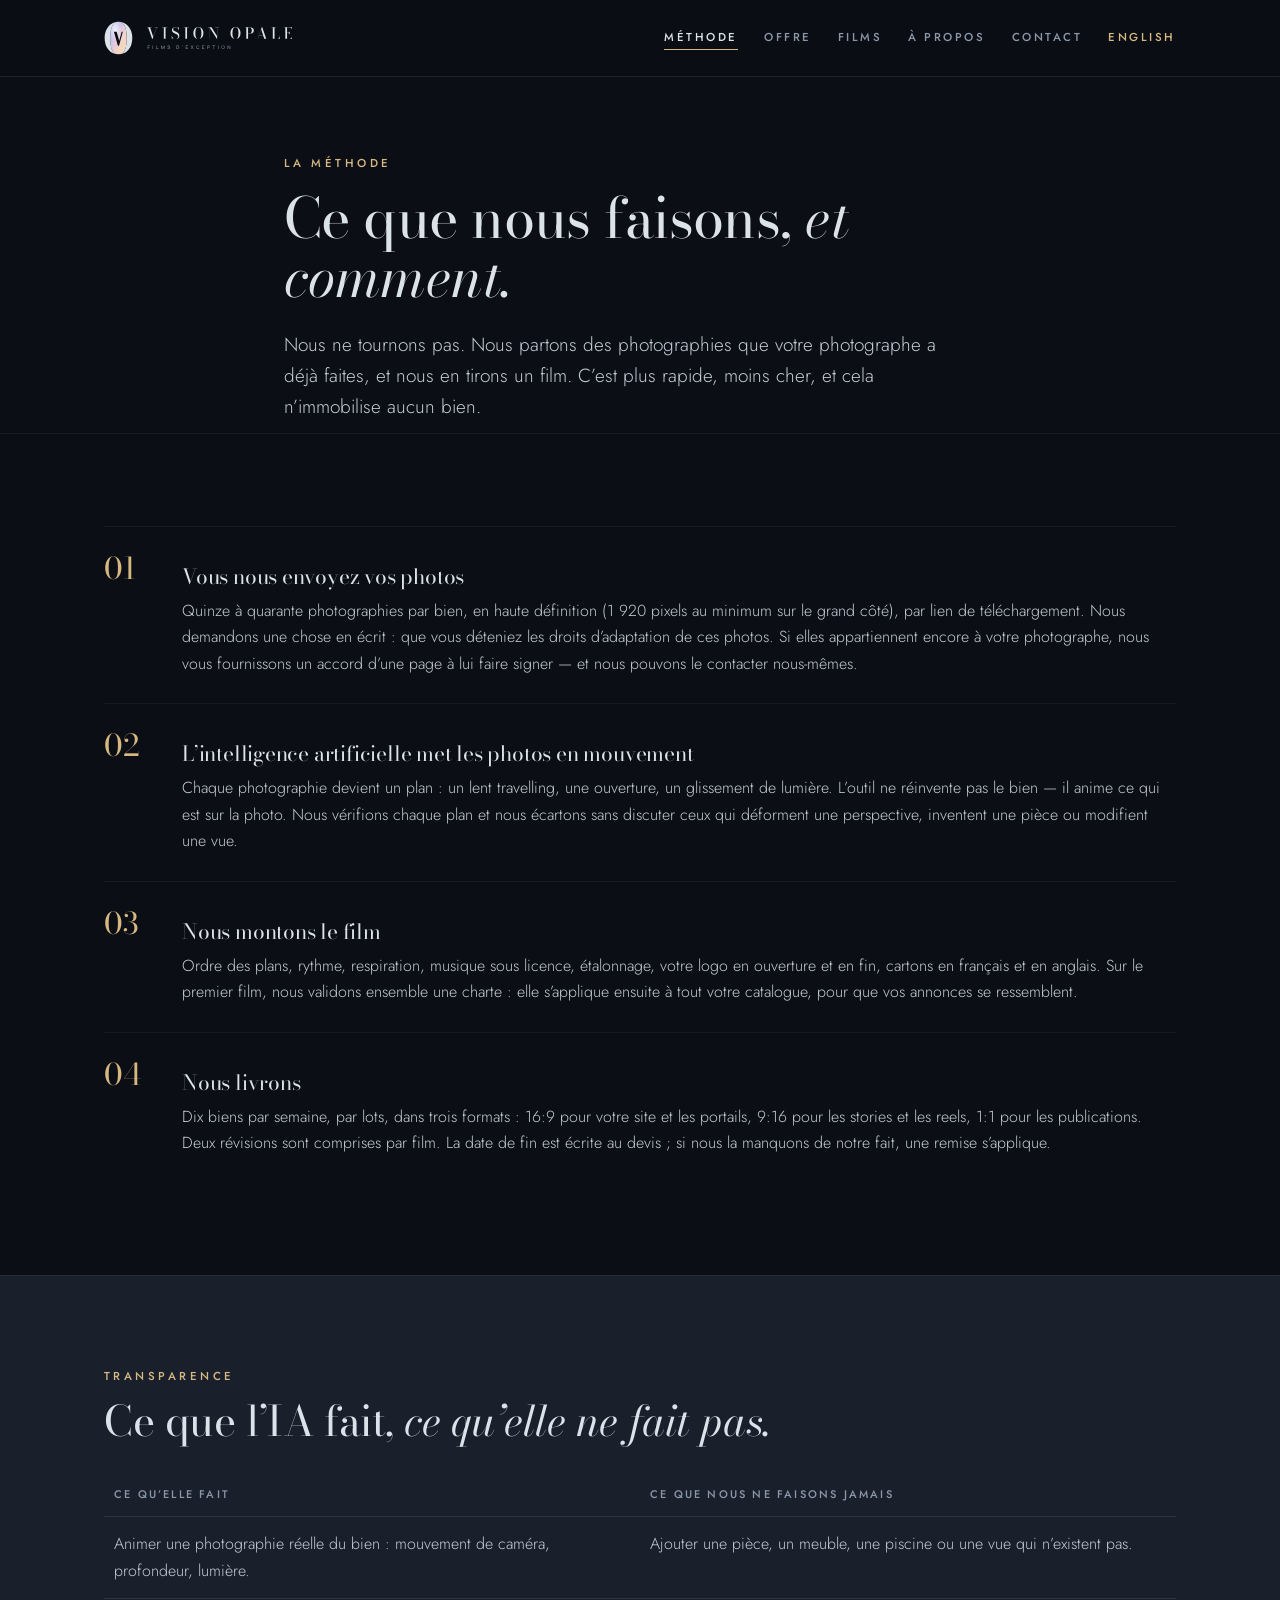
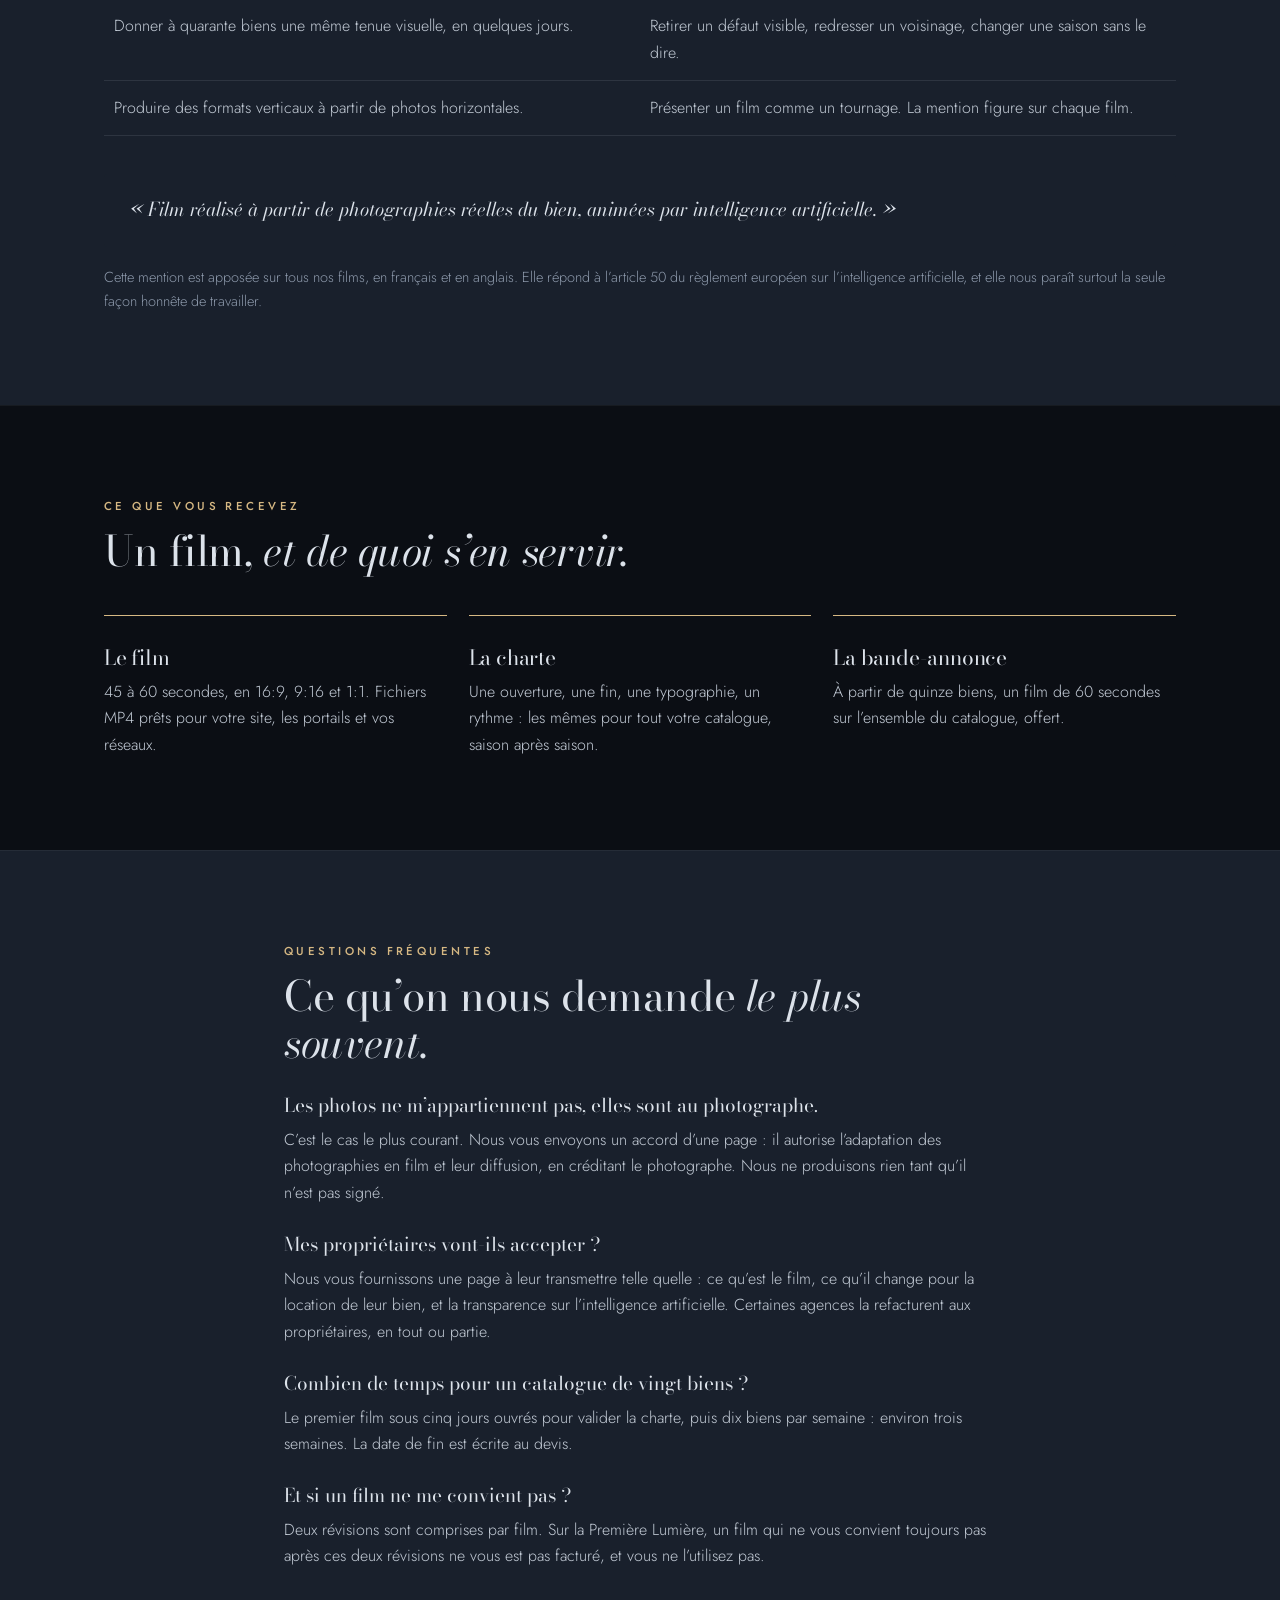
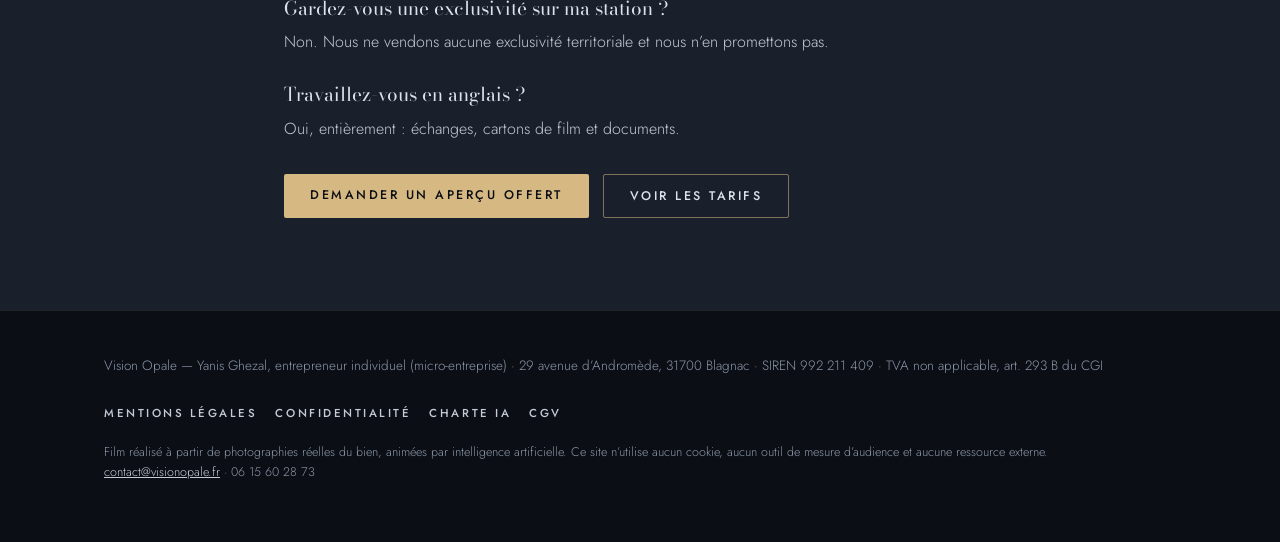
<file: site/methode.html>
<!doctype html>
<html lang="fr"><head><meta charset="utf-8"><meta name="viewport" content="width=device-width,initial-scale=1">
<title>La méthode — Vision Opale</title>
<meta name="description" content="Comment nous transformons vos photographies en films : ce que fait l’intelligence artificielle, ce que nous faisons, ce dont nous avons besoin, et ce que vous recevez.">
<link rel="canonical" href="https://visionopale.fr/methode.html">
<meta property="og:site_name" content="Vision Opale"><meta property="og:title" content="La méthode — Vision Opale">
<meta property="og:description" content="Comment nous transformons vos photographies en films : ce que fait l’intelligence artificielle, ce que nous faisons, ce dont nous avons besoin, et ce que vous recevez."><meta property="og:type" content="website">
<meta property="og:url" content="https://visionopale.fr/methode.html"><meta property="og:image" content="https://visionopale.fr/images/og-image.jpg">
<meta property="og:locale" content="fr_FR">
<meta name="twitter:card" content="summary_large_image">
<meta name="theme-color" content="#0B0E14">
<link rel="alternate" hreflang="fr" href="https://visionopale.fr/index.html"><link rel="alternate" hreflang="en" href="https://visionopale.fr/english.html">
<link rel="icon" href="favicon.ico"><link rel="apple-touch-icon" href="apple-touch-icon.png">
<link rel="stylesheet" href="styles.css">
</head><body>
<header><div class="wrap"><a href="index.html" aria-label="Vision Opale, accueil"><svg xmlns="http://www.w3.org/2000/svg" viewBox="0 0 536.45 96.79" role="img" aria-label="Vision Opale"><defs><linearGradient id="hmethodeop" x1="0" y1="0" x2="1" y2="1"><stop offset="0" stop-color="#AFD4E6"/><stop offset="0.34" stop-color="#CBBEEA"/><stop offset="0.64" stop-color="#F5D3C6"/><stop offset="1" stop-color="#EFE1B4"/></linearGradient><radialGradient id="hmethodehl" cx=".32" cy=".26" r=".62"><stop offset="0" stop-color="#fff" stop-opacity=".78"/><stop offset=".55" stop-color="#fff" stop-opacity=".08"/><stop offset="1" stop-color="#fff" stop-opacity="0"/></radialGradient></defs><g transform="scale(0.6049)"><mask id="hmethodecm" maskUnits="userSpaceOnUse" x="0" y="0" width="140" height="162"><rect width="140" height="162" fill="#fff"/><path d="M46.55 51.0 H59.55 L71.62 93.15 L83.05 51.0 H88.55 L70.65 117.0 H65.45 Z" fill="#000"/></mask><g mask="url(#hmethodecm)"><path d="M68.2 156.6Q80.50000000000001 156.6 88.10000000000001 150.05Q95.7 143.5 99.80000000000001 132.5Q103.9 121.5 105.35000000000001 107.8Q106.80000000000001 94.1 106.80000000000001 79.89999999999999Q106.80000000000001 65.8 105.10000000000001 52.15Q103.4 38.5 99.10000000000001 27.5Q94.80000000000001 16.5 87.25 9.950000000000003Q79.7 3.4000000000000057 68.2 3.4000000000000057Q56.60000000000001 3.4000000000000057 49.050000000000004 9.950000000000003Q41.5 16.5 37.2 27.5Q32.900000000000006 38.5 31.1 52.15Q29.3 65.8 29.3 80.0Q29.3 94.1 30.85 107.8Q32.400000000000006 121.5 36.45 132.5Q40.5 143.5 48.2 150.05Q55.900000000000006 156.6 68.2 156.6Z" fill="url(#hmethodeop)"/><path d="M68.2 156.6Q80.50000000000001 156.6 88.10000000000001 150.05Q95.7 143.5 99.80000000000001 132.5Q103.9 121.5 105.35000000000001 107.8Q106.80000000000001 94.1 106.80000000000001 79.89999999999999Q106.80000000000001 65.8 105.10000000000001 52.15Q103.4 38.5 99.10000000000001 27.5Q94.80000000000001 16.5 87.25 9.950000000000003Q79.7 3.4000000000000057 68.2 3.4000000000000057Q56.60000000000001 3.4000000000000057 49.050000000000004 9.950000000000003Q41.5 16.5 37.2 27.5Q32.900000000000006 38.5 31.1 52.15Q29.3 65.8 29.3 80.0Q29.3 94.1 30.85 107.8Q32.400000000000006 121.5 36.45 132.5Q40.5 143.5 48.2 150.05Q55.900000000000006 156.6 68.2 156.6Z" fill="url(#hmethodehl)"/></g><path d="M68.2 157.0Q52.7 157.0 40.6 151.1Q28.500000000000004 145.2 20.1 134.6Q11.7 124.0 7.35 110.05Q3.0 96.1 3.0 80.0Q3.0 63.89999999999999 7.65 49.949999999999996Q12.3 36.0 20.85 25.39999999999999Q29.400000000000002 14.799999999999983 41.45 8.899999999999991Q53.5 3.0 68.2 3.0Q82.9 3.0 94.85000000000001 8.899999999999991Q106.80000000000001 14.799999999999983 115.4 25.39999999999999Q124.00000000000001 36.0 128.6 49.949999999999996Q133.2 63.89999999999999 133.2 80.0Q133.2 96.1 128.85 110.05Q124.50000000000001 124.0 116.15 134.6Q107.80000000000001 145.2 95.70000000000002 151.1Q83.60000000000001 157.0 68.2 157.0Z M68.2 156.6Q80.50000000000001 156.6 88.10000000000001 150.05Q95.7 143.5 99.80000000000001 132.5Q103.9 121.5 105.35000000000001 107.8Q106.80000000000001 94.1 106.80000000000001 79.89999999999999Q106.80000000000001 65.8 105.10000000000001 52.15Q103.4 38.5 99.10000000000001 27.5Q94.80000000000001 16.5 87.25 9.950000000000003Q79.7 3.4000000000000057 68.2 3.4000000000000057Q56.60000000000001 3.4000000000000057 49.050000000000004 9.950000000000003Q41.5 16.5 37.2 27.5Q32.900000000000006 38.5 31.1 52.15Q29.3 65.8 29.3 80.0Q29.3 94.1 30.85 107.8Q32.400000000000006 121.5 36.45 132.5Q40.5 143.5 48.2 150.05Q55.900000000000006 156.6 68.2 156.6Z" fill="#DCE2EA" fill-rule="evenodd"/></g><path fill="#DCE2EA" transform="translate(121.49,50.83)" d="M32.472 -33.0V-32.669999999999995H28.622L16.61 0.6599999999999999H15.664L4.092 -32.669999999999995H0.9019999999999999V-33.0H14.542V-32.669999999999995H9.79L18.523999999999997 -5.6979999999999995L28.226 -32.669999999999995H22.66V-33.0ZM43.99999999999999 0.0V-0.32999999999999996H48.818V-32.669999999999995H43.99999999999999V-33.0H59.025999999999996V-32.669999999999995H53.745999999999995V-0.32999999999999996H59.025999999999996V0.0ZM82.588 0.6599999999999999Q79.794 0.6599999999999999 77.82499999999999 -0.21999999999999997Q75.856 -1.0999999999999999 74.514 -2.618L71.764 0.43999999999999995H71.478V-8.953999999999999H71.80799999999999Q72.24799999999999 -7.039999999999999 73.06199999999998 -5.367999999999999Q73.87599999999999 -3.6959999999999997 75.14099999999999 -2.431Q76.40599999999999 -1.166 78.166 -0.43999999999999995Q79.926 0.286 82.28 0.286Q84.54599999999999 0.286 86.22899999999998 -0.5389999999999999Q87.91199999999999 -1.3639999999999999 88.83599999999998 -2.9259999999999997Q89.75999999999999 -4.4879999999999995 89.75999999999999 -6.688Q89.75999999999999 -8.58 88.792 -9.889Q87.824 -11.197999999999999 86.251 -12.155Q84.678 -13.112 82.775 -13.937Q80.872 -14.761999999999999 78.97999999999999 -15.686Q77.088 -16.61 75.50399999999999 -17.842Q73.92 -19.073999999999998 72.963 -20.833999999999996Q72.006 -22.593999999999998 72.006 -25.124Q72.006 -27.631999999999998 73.293 -29.502Q74.58 -31.372 76.69200000000001 -32.406Q78.804 -33.44 81.312 -33.44Q83.46799999999999 -33.44 85.23899999999999 -32.757999999999996Q87.00999999999999 -32.076 88.286 -30.668L91.014 -33.44H91.3V-24.156H90.97Q90.398 -27.125999999999998 89.122 -29.095Q87.846 -31.063999999999997 85.95400000000001 -32.043Q84.062 -33.022 81.68599999999999 -33.022Q78.672 -33.022 77.11 -31.503999999999998Q75.548 -29.985999999999997 75.548 -27.5Q75.548 -25.805999999999997 76.494 -24.618Q77.44 -23.43 78.97999999999999 -22.517Q80.52 -21.604 82.38999999999999 -20.778999999999996Q84.25999999999999 -19.953999999999997 86.119 -18.974999999999998Q87.978 -17.996 89.518 -16.686999999999998Q91.05799999999999 -15.377999999999998 92.00399999999999 -13.508Q92.94999999999999 -11.638 92.94999999999999 -8.975999999999999Q92.94999999999999 -6.072 91.66299999999998 -3.9050000000000002Q90.37599999999999 -1.738 88.03299999999999 -0.539Q85.69 0.6599999999999999 82.588 0.6599999999999999ZM105.26999999999998 0.0V-0.32999999999999996H110.08799999999998V-32.669999999999995H105.26999999999998V-33.0H120.29599999999998V-32.669999999999995H115.01599999999999V-0.32999999999999996H120.29599999999998V0.0ZM147.224 0.43999999999999995Q143.83599999999998 0.43999999999999995 141.17399999999998 -0.8579999999999999Q138.51199999999997 -2.1559999999999997 136.664 -4.4879999999999995Q134.81599999999997 -6.819999999999999 133.84799999999996 -9.889Q132.87999999999997 -12.957999999999998 132.87999999999997 -16.5Q132.87999999999997 -20.041999999999998 133.90299999999996 -23.110999999999997Q134.926 -26.18 136.81799999999998 -28.512Q138.70999999999998 -30.843999999999998 141.34999999999997 -32.141999999999996Q143.98999999999998 -33.44 147.224 -33.44Q150.45799999999997 -33.44 153.087 -32.141999999999996Q155.71599999999998 -30.843999999999998 157.60799999999998 -28.512Q159.49999999999997 -26.18 160.51199999999997 -23.110999999999997Q161.52399999999997 -20.041999999999998 161.52399999999997 -16.5Q161.52399999999997 -12.957999999999998 160.56699999999998 -9.889Q159.60999999999999 -6.819999999999999 157.77299999999997 -4.4879999999999995Q155.93599999999998 -2.1559999999999997 153.27399999999997 -0.8579999999999999Q150.61199999999997 0.43999999999999995 147.224 0.43999999999999995ZM147.224 0.132Q149.95199999999997 0.132 151.62399999999997 -1.2759999999999998Q153.29599999999996 -2.6839999999999997 154.18699999999995 -5.06Q155.07799999999997 -7.436 155.40799999999996 -10.417Q155.73799999999997 -13.398 155.73799999999997 -16.5Q155.73799999999997 -19.624 155.35299999999995 -22.594Q154.96799999999996 -25.564 154.02199999999996 -27.939999999999998Q153.07599999999996 -30.316 151.41499999999996 -31.723999999999997Q149.75399999999996 -33.132 147.224 -33.132Q144.67199999999997 -33.132 143.01099999999997 -31.723999999999997Q141.34999999999997 -30.316 140.40399999999997 -27.939999999999998Q139.45799999999997 -25.564 139.06199999999995 -22.594Q138.66599999999997 -19.624 138.66599999999997 -16.5Q138.66599999999997 -13.398 139.00699999999998 -10.417Q139.34799999999998 -7.436 140.23899999999998 -5.06Q141.12999999999997 -2.6839999999999997 142.82399999999996 -1.2759999999999998Q144.51799999999997 0.132 147.224 0.132ZM178.88199999999998 -33.0V-0.32999999999999996H184.09599999999998V0.0H174.12999999999997V-0.32999999999999996H178.52999999999997V-32.669999999999995H174.12999999999997V-33.0ZM205.19399999999996 -33.0V-32.669999999999995H200.57399999999996V0.43999999999999995H200.13399999999996L178.63999999999996 -33.0H184.55799999999996L200.22199999999998 -7.986V-32.669999999999995H195.07399999999996V-33.0ZM252.80199999999996 0.43999999999999995Q249.414 0.43999999999999995 246.75199999999998 -0.8579999999999999Q244.08999999999997 -2.1559999999999997 242.24199999999996 -4.4879999999999995Q240.39399999999998 -6.819999999999999 239.426 -9.889Q238.45799999999997 -12.957999999999998 238.45799999999997 -16.5Q238.45799999999997 -20.041999999999998 239.481 -23.110999999999997Q240.504 -26.18 242.396 -28.512Q244.28799999999998 -30.843999999999998 246.928 -32.141999999999996Q249.56799999999998 -33.44 252.80199999999996 -33.44Q256.036 -33.44 258.66499999999996 -32.141999999999996Q261.294 -30.843999999999998 263.186 -28.512Q265.078 -26.18 266.09 -23.110999999999997Q267.102 -20.041999999999998 267.102 -16.5Q267.102 -12.957999999999998 266.145 -9.889Q265.188 -6.819999999999999 263.351 -4.4879999999999995Q261.51399999999995 -2.1559999999999997 258.852 -0.8579999999999999Q256.19 0.43999999999999995 252.80199999999996 0.43999999999999995ZM252.80199999999996 0.132Q255.52999999999997 0.132 257.202 -1.2759999999999998Q258.87399999999997 -2.6839999999999997 259.765 -5.06Q260.65599999999995 -7.436 260.986 -10.417Q261.316 -13.398 261.316 -16.5Q261.316 -19.624 260.931 -22.594Q260.546 -25.564 259.6 -27.939999999999998Q258.654 -30.316 256.993 -31.723999999999997Q255.332 -33.132 252.80199999999996 -33.132Q250.24999999999997 -33.132 248.58899999999997 -31.723999999999997Q246.92799999999997 -30.316 245.98199999999997 -27.939999999999998Q245.03599999999997 -25.564 244.64 -22.594Q244.24399999999997 -19.624 244.24399999999997 -16.5Q244.24399999999997 -13.398 244.58499999999998 -10.417Q244.926 -7.436 245.81699999999998 -5.06Q246.70799999999997 -2.6839999999999997 248.402 -1.2759999999999998Q250.09599999999998 0.132 252.80199999999996 0.132ZM293.282 -33.0Q297.33 -33.0 299.89300000000003 -31.856Q302.456 -30.712 303.688 -28.633Q304.92 -26.554 304.92 -23.694Q304.92 -20.834 303.688 -18.832Q302.456 -16.83 299.89300000000003 -15.774Q297.33 -14.718 293.282 -14.718H288.596V-0.32999999999999996H292.534V0.0H279.708V-0.32999999999999996H283.646V-32.669999999999995H279.708V-33.0ZM288.596 -15.047999999999998H293.04Q294.58 -15.047999999999998 295.757 -15.828999999999999Q296.934 -16.61 297.726 -17.897Q298.51800000000003 -19.183999999999997 298.925 -20.701999999999998Q299.332 -22.22 299.332 -23.694Q299.332 -25.168 298.925 -26.729999999999997Q298.51800000000003 -28.291999999999998 297.726 -29.644999999999996Q296.934 -30.997999999999998 295.757 -31.833999999999996Q294.58 -32.669999999999995 293.04 -32.669999999999995H288.596ZM320.056 -10.581999999999999V-10.911999999999999H333.784V-10.581999999999999ZM328.78999999999996 -33.66 340.34 -0.32999999999999996H343.55199999999996V0.0H330.154V-0.32999999999999996H334.664L325.974 -27.214L316.58 -0.32999999999999996H321.70599999999996V0.0H312.026V-0.32999999999999996H316.20599999999996L327.866 -33.66ZM355.10200000000003 0.0V-0.32999999999999996H359.04V-32.669999999999995H355.10200000000003V-33.0H367.928V-32.669999999999995H363.99V-0.32999999999999996H370.128Q372.68 -0.32999999999999996 374.33000000000004 -1.034Q375.98 -1.738 376.92600000000004 -3.0140000000000002Q377.872 -4.29 378.279 -6.05Q378.686 -7.81 378.752 -9.899999999999999H379.082V0.0ZM390.76400000000007 0.0V-0.32999999999999996H394.70200000000006V-32.669999999999995H390.76400000000007V-33.0H414.50200000000007V-23.979999999999997H414.194Q414.08400000000006 -26.334 413.2370000000001 -28.314Q412.39000000000004 -30.293999999999997 410.696 -31.481999999999996Q409.00200000000007 -32.669999999999995 406.42800000000005 -32.669999999999995H399.65200000000004V-0.32999999999999996H405.98800000000006Q409.00200000000007 -0.32999999999999996 410.87200000000007 -1.562Q412.742 -2.794 413.63300000000004 -4.95Q414.52400000000006 -7.106 414.634 -9.899999999999999H414.96400000000006V0.0ZM406.89000000000004 -12.056Q406.802 -13.53 406.09800000000007 -14.619Q405.39400000000006 -15.707999999999998 404.30500000000006 -16.302Q403.21600000000007 -16.896 401.96200000000005 -16.896H398.06800000000004V-17.226H401.96200000000005Q403.21600000000007 -17.226 404.30500000000006 -17.776Q405.39400000000006 -18.326 406.09800000000007 -19.36Q406.802 -20.394 406.89000000000004 -21.868H407.22V-12.056Z"/><path fill="#8C98AA" transform="translate(123.45,79.41)" d="M0.945 0.0V-9.72H6.615V-8.5185H2.1465V-5.46075H5.805V-4.25925H2.1465V0.0ZM14.985000000000001 0.0V-9.72H16.186500000000002V0.0ZM25.366500000000002 0.0V-9.72H26.568V-1.14075H31.076999999999998V0.0ZM39.2445 0.0V-9.72H40.338L44.010000000000005 -1.97775L47.66175 -9.72H48.768750000000004V-0.00675H47.628V-7.08075L44.32725 0.0H43.686L40.38525 -7.08075V0.0ZM61.12800000000001 0.20249999999999999Q60.09525000000001 0.20249999999999999 59.268375000000006 -0.14850000000000002Q58.441500000000005 -0.4995 57.904875000000004 -1.1508749999999999Q57.36825000000001 -1.80225 57.206250000000004 -2.69325L58.44825000000001 -2.889Q58.68450000000001 -1.971 59.43037500000001 -1.454625Q60.17625000000001 -0.93825 61.188750000000006 -0.93825Q61.843500000000006 -0.93825 62.37337500000001 -1.144125Q62.90325000000001 -1.35 63.213750000000005 -1.73475Q63.52425000000001 -2.1195 63.52425000000001 -2.646Q63.52425000000001 -2.9699999999999998 63.41287500000001 -3.2028749999999997Q63.301500000000004 -3.43575 63.109125000000006 -3.6011249999999997Q62.91675000000001 -3.7664999999999997 62.67375000000001 -3.8812499999999996Q62.43075000000001 -3.996 62.167500000000004 -4.07025L59.690250000000006 -4.806Q59.285250000000005 -4.9275 58.907250000000005 -5.113125Q58.529250000000005 -5.29875 58.23225000000001 -5.578875Q57.93525000000001 -5.859 57.75975000000001 -6.253875Q57.584250000000004 -6.64875 57.584250000000004 -7.18875Q57.584250000000004 -8.05275 58.033125000000005 -8.663625Q58.482000000000006 -9.2745 59.25150000000001 -9.5985Q60.02100000000001 -9.9225 60.986250000000005 -9.91575Q61.96500000000001 -9.909 62.73787500000001 -9.568125Q63.51075000000001 -9.22725 64.020375 -8.592749999999999Q64.53 -7.95825 64.7055 -7.074L63.429750000000006 -6.85125Q63.328500000000005 -7.44525 62.980875000000005 -7.873875Q62.633250000000004 -8.3025 62.1135 -8.535375Q61.59375000000001 -8.76825 60.972750000000005 -8.775Q60.37875000000001 -8.78175 59.89950000000001 -8.586Q59.42025000000001 -8.39025 59.136750000000006 -8.042625000000001Q58.85325000000001 -7.695 58.85325000000001 -7.24275Q58.85325000000001 -6.79725 59.109750000000005 -6.523875Q59.36625000000001 -6.2505 59.740875 -6.091875Q60.115500000000004 -5.93325 60.47325000000001 -5.832L62.322750000000006 -5.29875Q62.64000000000001 -5.211 63.055125000000004 -5.05575Q63.47025000000001 -4.9005 63.86175000000001 -4.620375Q64.25325000000001 -4.34025 64.50975000000001 -3.877875Q64.76625000000001 -3.4154999999999998 64.76625000000001 -2.7135Q64.76625000000001 -2.0115 64.48612500000002 -1.46475Q64.206 -0.918 63.706500000000005 -0.550125Q63.20700000000001 -0.18225 62.545500000000004 0.010124999999999995Q61.88400000000001 0.20249999999999999 61.12800000000001 0.20249999999999999ZM82.92375 0.0V-9.72H85.92075Q86.06925000000001 -9.72 86.44050000000001 -9.71325Q86.81175 -9.7065 87.14925000000001 -9.65925Q88.2765 -9.51075 89.035875 -8.839125Q89.79525000000001 -8.1675 90.18 -7.13475Q90.56475 -6.102 90.56475 -4.86Q90.56475 -3.618 90.18 -2.58525Q89.79525000000001 -1.5525 89.035875 -0.880875Q88.2765 -0.20925 87.14925000000001 -0.06075Q86.81175 -0.02025 86.43712500000001 -0.010125Q86.0625 0.0 85.92075 0.0ZM84.159 -1.1475H85.92075Q86.17725 -1.1475 86.4945 -1.164375Q86.81175 -1.18125 87.048 -1.22175Q87.84450000000001 -1.37025 88.33725000000001 -1.89Q88.83000000000001 -2.40975 89.05950000000001 -3.186Q89.289 -3.96225 89.289 -4.86Q89.289 -5.778 89.05612500000001 -6.55425Q88.82325 -7.3305 88.3305 -7.843500000000001Q87.83775 -8.3565 87.048 -8.49825Q86.81175 -8.5455 86.48775 -8.559000000000001Q86.16375000000001 -8.5725 85.92075 -8.5725H84.159ZM99.20475 -6.682499999999999 99.279 -7.24275Q99.5625 -7.2225 99.70425 -7.35075Q99.846 -7.478999999999999 99.88650000000001 -7.70175Q99.927 -7.9245 99.9 -8.1945H99.20475V-9.719999999999999H100.52775V-7.992Q100.52775 -7.28325 100.180125 -6.9254999999999995Q99.8325 -6.56775 99.20475 -6.682499999999999ZM109.431 0.0V-9.72H115.57350000000001V-8.57925H110.63250000000001V-5.535H114.76350000000001V-4.3942499999999995H110.63250000000001V-1.14075H115.57350000000001V0.0ZM123.40350000000001 0.0 126.74475 -4.92075 123.49125000000001 -9.72H124.956L127.47375000000001 -5.93325L129.98475 -9.72H131.45625L128.20275 -4.92075L131.53725 0.0H130.0725L127.47375000000001 -3.9015L124.875 0.0ZM143.22825 0.20249999999999999Q141.777 0.20249999999999999 140.7645 -0.43875000000000003Q139.752 -1.08 139.222125 -2.22075Q138.69225 -3.3615 138.69225 -4.86Q138.69225 -6.3585 139.222125 -7.49925Q139.752 -8.64 140.7645 -9.28125Q141.777 -9.9225 143.22825 -9.9225Q144.91575 -9.9225 146.005875 -9.065249999999999Q147.096 -8.208 147.50775 -6.75675L146.286 -6.4327499999999995Q145.989 -7.5195 145.22625 -8.14725Q144.4635 -8.775 143.22825 -8.775Q142.1415 -8.775 141.41925 -8.282250000000001Q140.697 -7.7895 140.33249999999998 -6.908625000000001Q139.968 -6.02775 139.96125 -4.86Q139.9545 -3.699 140.31900000000002 -2.8181249999999998Q140.6835 -1.93725 141.41250000000002 -1.441125Q142.1415 -0.945 143.22825 -0.945Q144.4635 -0.945 145.22625 -1.576125Q145.989 -2.20725 146.286 -3.28725L147.50775 -2.96325Q147.096 -1.51875 146.005875 -0.6581250000000001Q144.91575 0.20249999999999999 143.22825 0.20249999999999999ZM156.01275 0.0V-9.72H162.15525000000002V-8.57925H157.21425000000002V-5.535H161.34525000000002V-4.3942499999999995H157.21425000000002V-1.14075H162.15525000000002V0.0ZM170.79525 0.0V-9.72H174.63600000000002Q174.77775000000003 -9.72 174.9735 -9.709875Q175.16925 -9.69975 175.35150000000002 -9.666Q176.14125 -9.5445 176.67787500000003 -9.126Q177.21450000000002 -8.7075 177.48450000000003 -8.069625Q177.7545 -7.43175 177.7545 -6.6555Q177.7545 -5.886 177.48112500000002 -5.248125Q177.20775 -4.61025 176.67112500000002 -4.188375Q176.1345 -3.7664999999999997 175.35150000000002 -3.645Q175.16925 -3.618 174.9735 -3.6045Q174.77775000000003 -3.5909999999999997 174.63600000000002 -3.5909999999999997H171.99675000000002V0.0ZM171.99675000000002 -4.73175H174.59550000000002Q174.72375000000002 -4.73175 174.88912500000004 -4.74525Q175.05450000000002 -4.75875 175.20300000000003 -4.7924999999999995Q175.66875000000002 -4.9005 175.962375 -5.187374999999999Q176.25600000000003 -5.47425 176.39100000000002 -5.862375Q176.526 -6.2505 176.526 -6.6555Q176.526 -7.0605 176.39100000000002 -7.448625Q176.25600000000003 -7.83675 175.962375 -8.126999999999999Q175.66875000000002 -8.41725 175.20300000000003 -8.5185Q175.05450000000002 -8.559 174.88912500000004 -8.569125Q174.72375000000002 -8.57925 174.59550000000002 -8.57925H171.99675000000002ZM188.62875000000003 0.0V-8.57925H185.3145V-9.72H193.14450000000002V-8.57925H189.83025V0.0ZM201.37950000000004 0.0V-9.72H202.58100000000002V0.0ZM215.62200000000004 0.20249999999999999Q214.17075000000003 0.20249999999999999 213.15825000000004 -0.43875000000000003Q212.14575000000005 -1.08 211.61587500000005 -2.22075Q211.08600000000004 -3.3615 211.08600000000004 -4.86Q211.08600000000004 -6.3585 211.61587500000005 -7.49925Q212.14575000000005 -8.64 213.15825000000004 -9.28125Q214.17075000000003 -9.9225 215.62200000000004 -9.9225Q217.08000000000004 -9.9225 218.09250000000003 -9.28125Q219.10500000000005 -8.64 219.63150000000005 -7.49925Q220.15800000000004 -6.3585 220.15800000000004 -4.86Q220.15800000000004 -3.3615 219.63150000000005 -2.22075Q219.10500000000005 -1.08 218.09250000000003 -0.43875000000000003Q217.08000000000004 0.20249999999999999 215.62200000000004 0.20249999999999999ZM215.62200000000004 -0.945Q216.70875000000004 -0.93825 217.43437500000005 -1.434375Q218.16000000000005 -1.9304999999999999 218.52112500000004 -2.81475Q218.88225000000003 -3.699 218.88225000000003 -4.86Q218.88225000000003 -6.02775 218.52112500000004 -6.9052500000000006Q218.16000000000005 -7.78275 217.43437500000005 -8.275500000000001Q216.70875000000004 -8.76825 215.62200000000004 -8.775Q214.53525000000005 -8.78175 213.81637500000005 -8.289Q213.09750000000005 -7.79625 212.73300000000006 -6.912Q212.36850000000004 -6.02775 212.36175000000003 -4.86Q212.35500000000005 -3.699 212.71950000000004 -2.8215Q213.08400000000003 -1.944 213.80962500000004 -1.447875Q214.53525000000005 -0.95175 215.62200000000004 -0.945ZM228.52800000000005 0.0V-9.72H229.74300000000005L234.81225000000006 -2.12625V-9.72H236.02725000000007V0.0H234.81225000000006L229.74300000000005 -7.6005V0.0Z"/></svg></a>
<button class="burger" aria-expanded="false" aria-controls="menu">Menu</button>
<nav id="menu"><a href="methode.html" aria-current="page">Méthode</a><a href="offre.html">Offre</a><a href="films.html">Films</a><a href="a-propos.html">À propos</a><a href="contact.html">Contact</a><a class="en" href="english.html">English</a></nav></div></header>
<main>
<section class="page-head"><div class="wrap narrow">
<p class="eyebrow">La méthode</p><h1>Ce que nous faisons, <em>et comment.</em></h1>
<p class="lead">Nous ne tournons pas. Nous partons des photographies que votre photographe a déjà faites, et nous en tirons un film. C’est plus rapide, moins cher, et cela n’immobilise aucun bien.</p>
</div></section>

<section><div class="wrap">
<div class="step"><span class="n2">01</span><div><h3>Vous nous envoyez vos photos</h3>
<p>Quinze à quarante photographies par bien, en haute définition (1 920 pixels au minimum sur le grand côté), par lien de téléchargement. Nous demandons une chose en écrit : que vous déteniez les droits d’adaptation de ces photos. Si elles appartiennent encore à votre photographe, nous vous fournissons un accord d’une page à lui faire signer — et nous pouvons le contacter nous-mêmes.</p></div></div>
<div class="step"><span class="n2">02</span><div><h3>L’intelligence artificielle met les photos en mouvement</h3>
<p>Chaque photographie devient un plan : un lent travelling, une ouverture, un glissement de lumière. L’outil ne réinvente pas le bien — il anime ce qui est sur la photo. Nous vérifions chaque plan et nous écartons sans discuter ceux qui déforment une perspective, inventent une pièce ou modifient une vue.</p></div></div>
<div class="step"><span class="n2">03</span><div><h3>Nous montons le film</h3>
<p>Ordre des plans, rythme, respiration, musique sous licence, étalonnage, votre logo en ouverture et en fin, cartons en français et en anglais. Sur le premier film, nous validons ensemble une charte : elle s’applique ensuite à tout votre catalogue, pour que vos annonces se ressemblent.</p></div></div>
<div class="step"><span class="n2">04</span><div><h3>Nous livrons</h3>
<p>Dix biens par semaine, par lots, dans trois formats : 16:9 pour votre site et les portails, 9:16 pour les stories et les reels, 1:1 pour les publications. Deux révisions sont comprises par film. La date de fin est écrite au devis ; si nous la manquons de notre fait, une remise s’applique.</p></div></div>
</div></section>

<section class="alt"><div class="wrap"><p class="eyebrow">Transparence</p>
<h2>Ce que l’IA fait, <em>ce qu’elle ne fait pas.</em></h2>
<table>
<tr><th style="width:50%">Ce qu’elle fait</th><th>Ce que nous ne faisons jamais</th></tr>
<tr><td>Animer une photographie réelle du bien : mouvement de caméra, profondeur, lumière.</td><td>Ajouter une pièce, un meuble, une piscine ou une vue qui n’existent pas.</td></tr>
<tr><td>Donner à quarante biens une même tenue visuelle, en quelques jours.</td><td>Retirer un défaut visible, redresser un voisinage, changer une saison sans le dire.</td></tr>
<tr><td>Produire des formats verticaux à partir de photos horizontales.</td><td>Présenter un film comme un tournage. La mention figure sur chaque film.</td></tr>
</table>
<p class="ia">« Film réalisé à partir de photographies réelles du bien, animées par intelligence artificielle. »</p>
<p class="note">Cette mention est apposée sur tous nos films, en français et en anglais. Elle répond à l’article 50 du règlement européen sur l’intelligence artificielle, et elle nous paraît surtout la seule façon honnête de travailler.</p>
</div></section>

<section><div class="wrap"><p class="eyebrow">Ce que vous recevez</p>
<h2>Un film, <em>et de quoi s’en servir.</em></h2>
<div class="grid3">
<div class="pt"><h3>Le film</h3><p>45 à 60 secondes, en 16:9, 9:16 et 1:1. Fichiers MP4 prêts pour votre site, les portails et vos réseaux.</p></div>
<div class="pt"><h3>La charte</h3><p>Une ouverture, une fin, une typographie, un rythme : les mêmes pour tout votre catalogue, saison après saison.</p></div>
<div class="pt"><h3>La bande-annonce</h3><p>À partir de quinze biens, un film de 60 secondes sur l’ensemble du catalogue, offert.</p></div>
</div></div></section>

<section class="alt"><div class="wrap narrow"><p class="eyebrow">Questions fréquentes</p>
<h2>Ce qu’on nous demande <em>le plus souvent.</em></h2>
<dl class="faq">
<dt>Les photos ne m’appartiennent pas, elles sont au photographe.</dt>
<dd>C’est le cas le plus courant. Nous vous envoyons un accord d’une page : il autorise l’adaptation des photographies en film et leur diffusion, en créditant le photographe. Nous ne produisons rien tant qu’il n’est pas signé.</dd>
<dt>Mes propriétaires vont-ils accepter ?</dt>
<dd>Nous vous fournissons une page à leur transmettre telle quelle : ce qu’est le film, ce qu’il change pour la location de leur bien, et la transparence sur l’intelligence artificielle. Certaines agences la refacturent aux propriétaires, en tout ou partie.</dd>
<dt>Combien de temps pour un catalogue de vingt biens ?</dt>
<dd>Le premier film sous cinq jours ouvrés pour valider la charte, puis dix biens par semaine : environ trois semaines. La date de fin est écrite au devis.</dd>
<dt>Et si un film ne me convient pas ?</dt>
<dd>Deux révisions sont comprises par film. Sur la Première Lumière, un film qui ne vous convient toujours pas après ces deux révisions ne vous est pas facturé, et vous ne l’utilisez pas.</dd>
<dt>Gardez-vous une exclusivité sur ma station ?</dt>
<dd>Non. Nous ne vendons aucune exclusivité territoriale et nous n’en promettons pas.</dd>
<dt>Travaillez-vous en anglais ?</dt>
<dd>Oui, entièrement : échanges, cartons de film et documents.</dd>
</dl>
<div class="ctas"><a class="btn gold" href="contact.html">Demander un Aperçu offert</a><a class="btn line" href="offre.html">Voir les tarifs</a></div>
</div></section>
</main>
<footer><div class="wrap"><div class="row">
<span>Vision Opale — Yanis Ghezal, entrepreneur individuel (micro-entreprise) · 29 avenue d’Andromède, 31700 Blagnac · SIREN 992 211 409 · TVA non applicable, art. 293 B du CGI</span>
<nav><a href="mentions-legales.html">Mentions légales</a><a href="confidentialite.html">Confidentialité</a><a href="charte-ia.html">Charte IA</a><a href="cgv.html">CGV</a></nav></div>
<p class="fine">Film réalisé à partir de photographies réelles du bien, animées par intelligence artificielle. Ce site n’utilise aucun cookie, aucun outil de mesure d’audience et aucune ressource externe.<br>
<a href="mailto:contact@visionopale.fr">contact@visionopale.fr</a> · 06 15 60 28 73</p></div></footer>
<script src="site.js"></script></body></html>
</file>
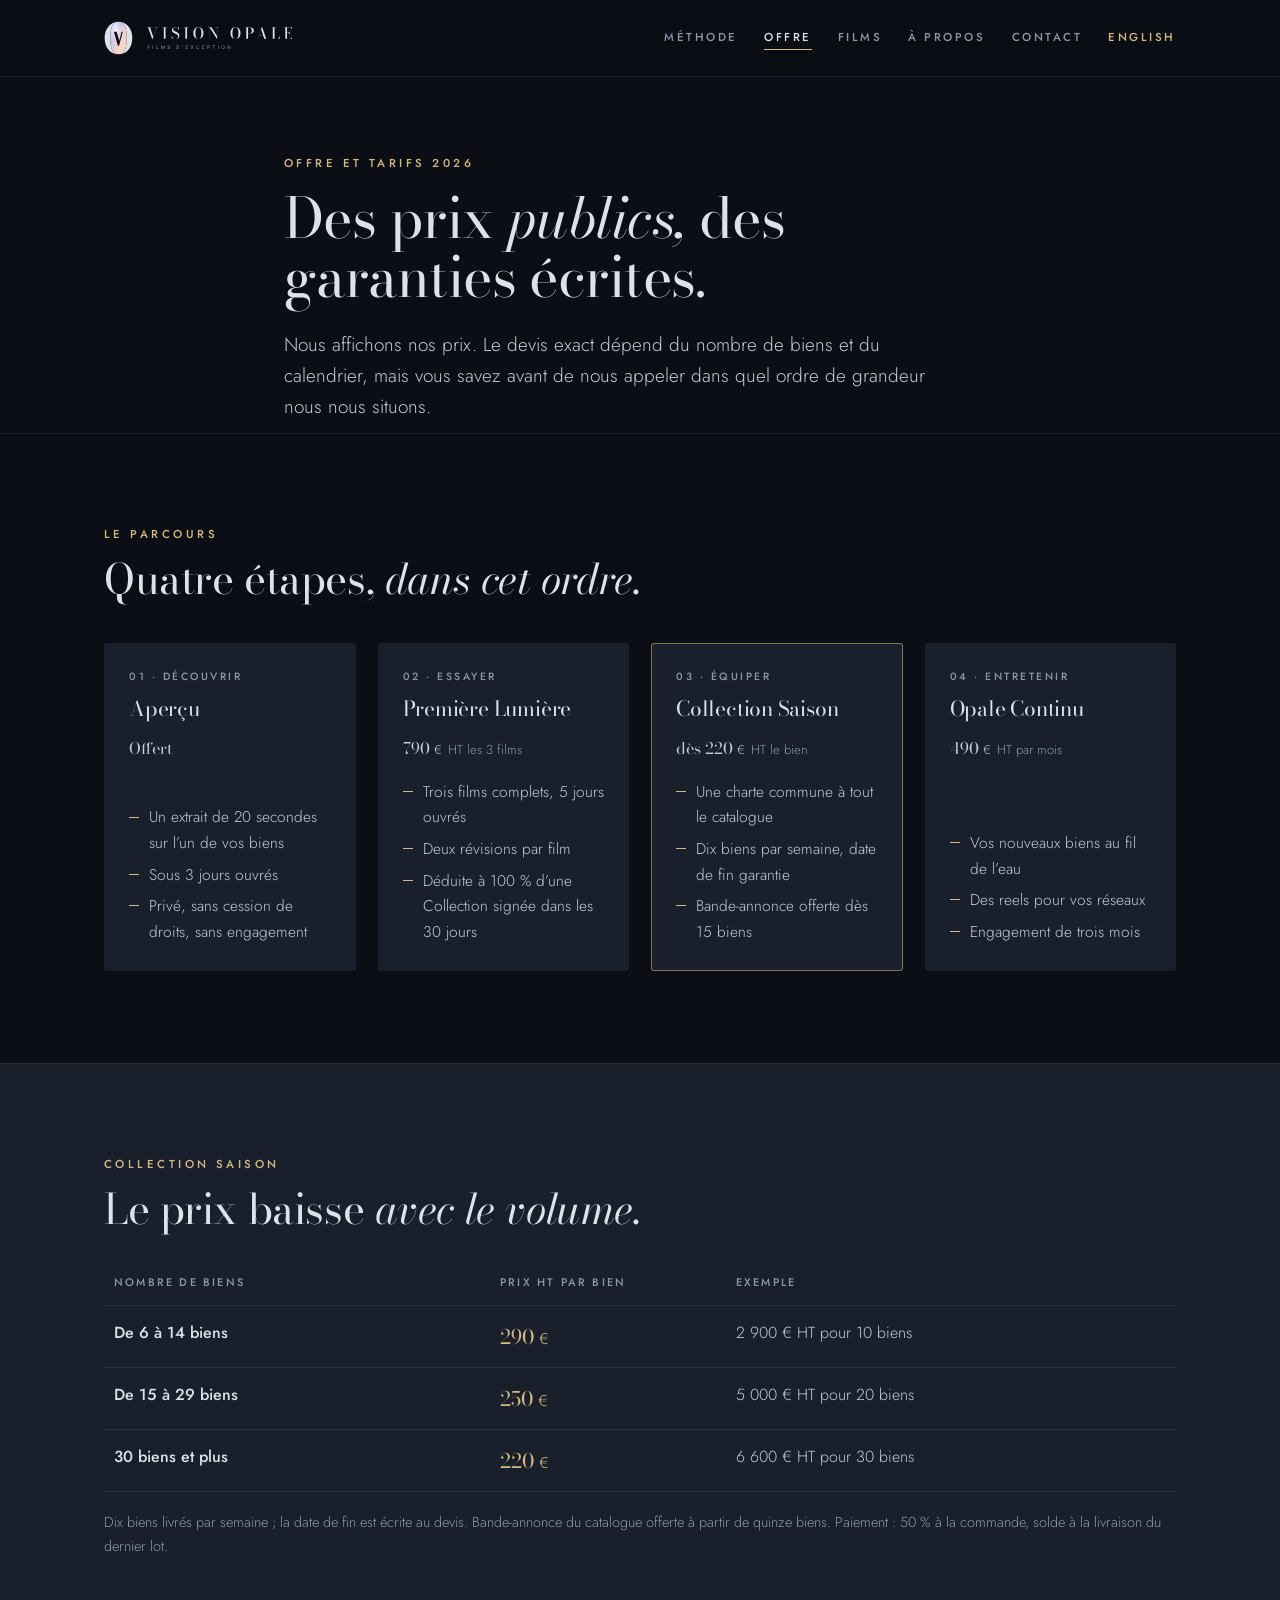
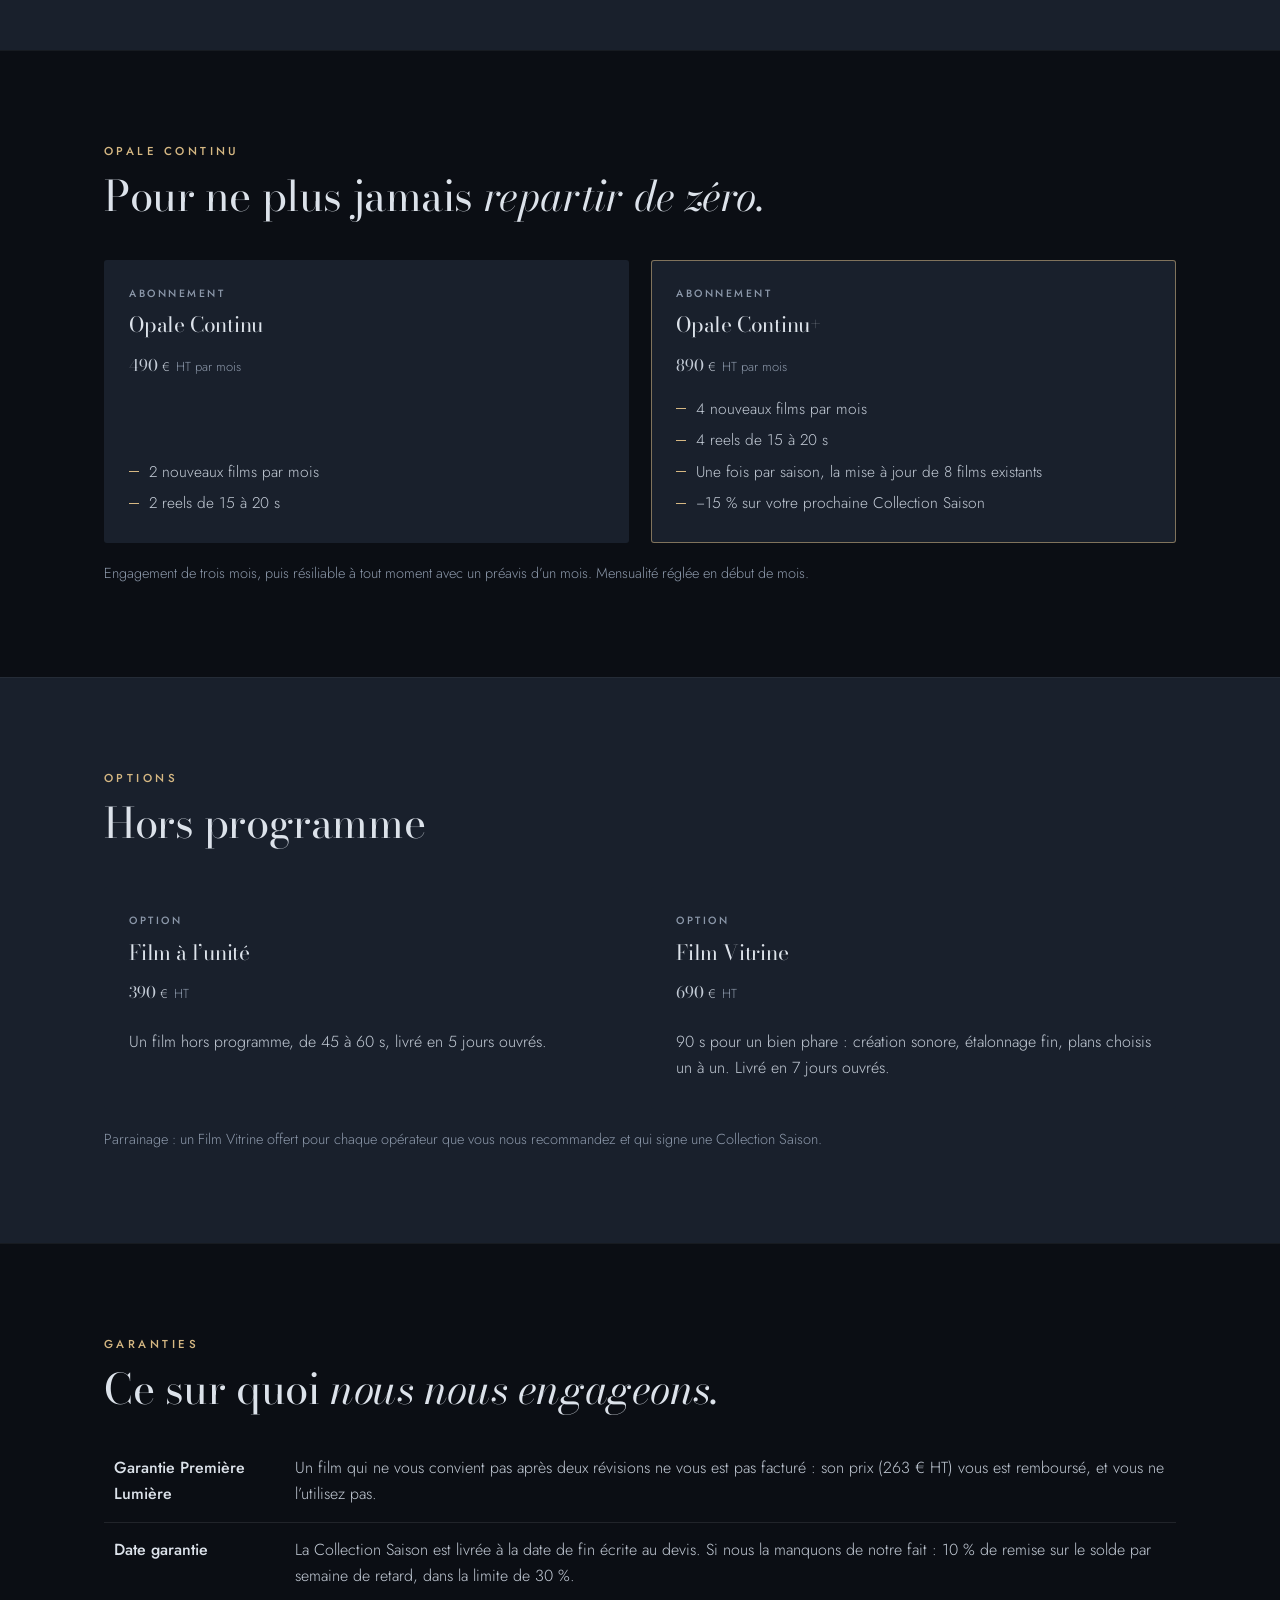
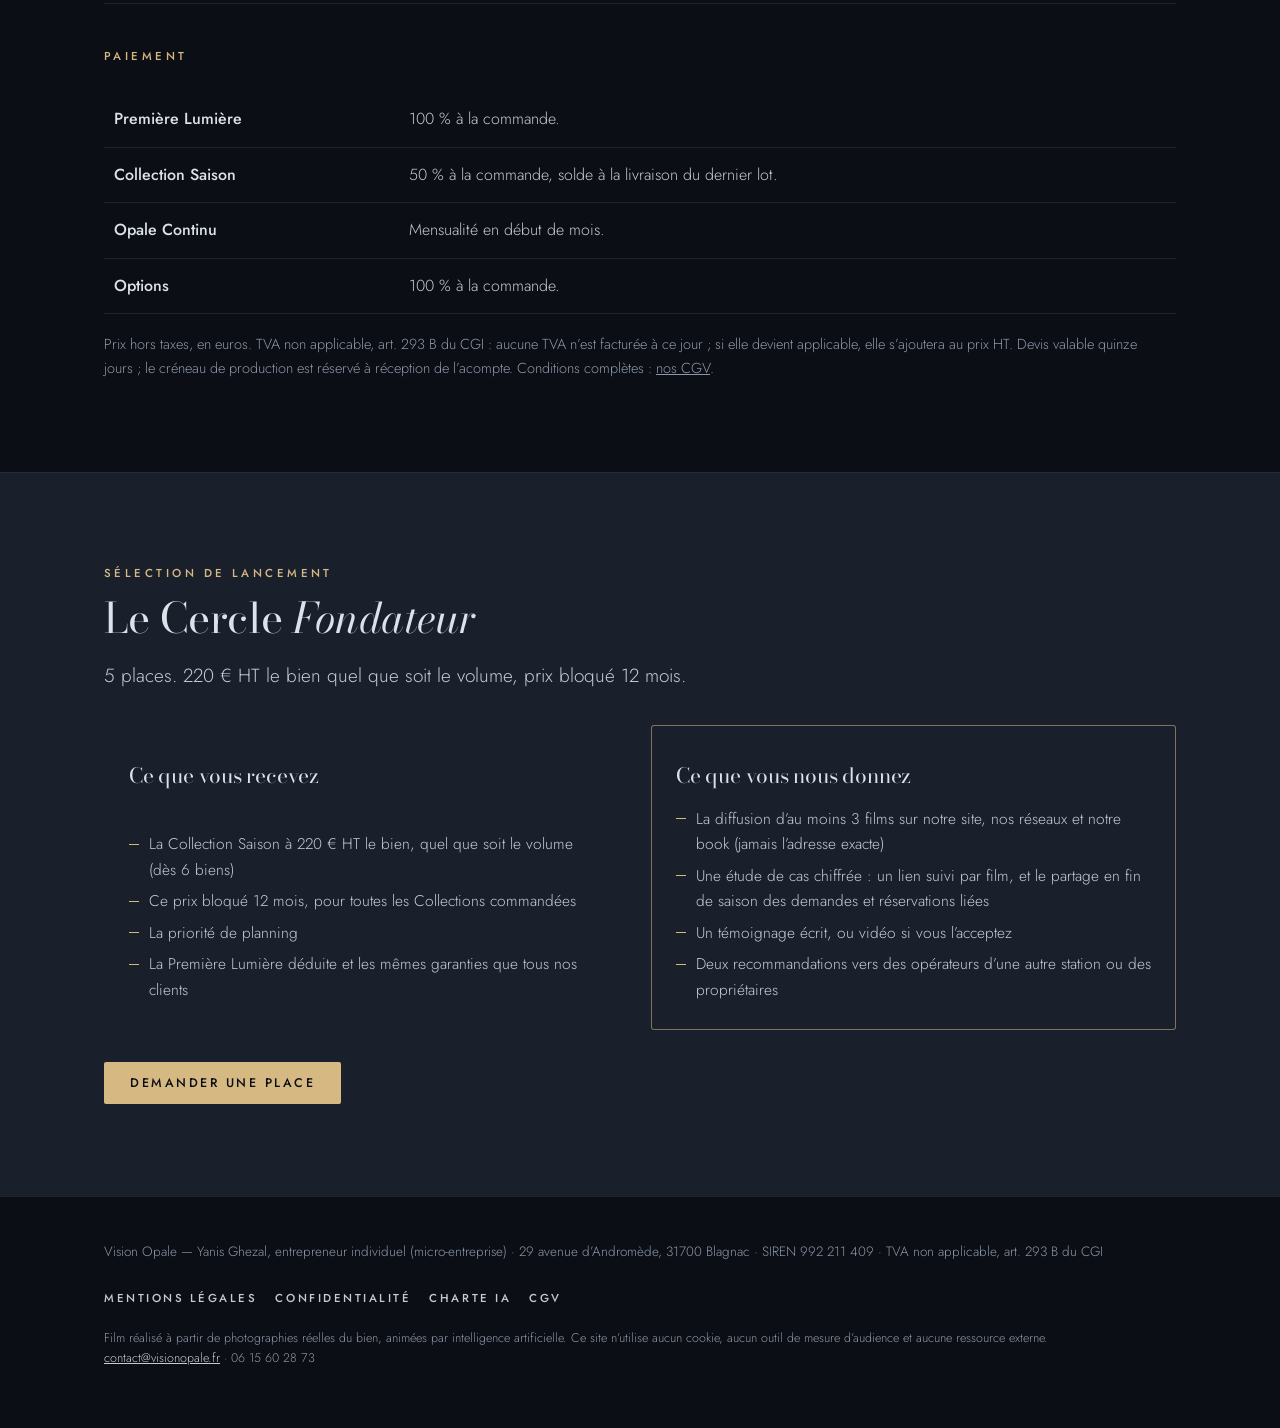
<file: site/offre.html>
<!doctype html>
<html lang="fr"><head><meta charset="utf-8"><meta name="viewport" content="width=device-width,initial-scale=1">
<title>Offre et tarifs — Vision Opale</title>
<meta name="description" content="Aperçu offert, Première Lumière à 790 € HT les trois films, Collection Saison à partir de 220 € HT le bien, abonnement Opale Continu. Prix hors taxes, garanties écrites.">
<link rel="canonical" href="https://visionopale.fr/offre.html">
<meta property="og:site_name" content="Vision Opale"><meta property="og:title" content="Offre et tarifs — Vision Opale">
<meta property="og:description" content="Aperçu offert, Première Lumière à 790 € HT les trois films, Collection Saison à partir de 220 € HT le bien, abonnement Opale Continu. Prix hors taxes, garanties écrites."><meta property="og:type" content="website">
<meta property="og:url" content="https://visionopale.fr/offre.html"><meta property="og:image" content="https://visionopale.fr/images/og-image.jpg">
<meta property="og:locale" content="fr_FR">
<meta name="twitter:card" content="summary_large_image">
<meta name="theme-color" content="#0B0E14">
<link rel="alternate" hreflang="fr" href="https://visionopale.fr/index.html"><link rel="alternate" hreflang="en" href="https://visionopale.fr/english.html">
<link rel="icon" href="favicon.ico"><link rel="apple-touch-icon" href="apple-touch-icon.png">
<link rel="stylesheet" href="styles.css">
</head><body>
<header><div class="wrap"><a href="index.html" aria-label="Vision Opale, accueil"><svg xmlns="http://www.w3.org/2000/svg" viewBox="0 0 536.45 96.79" role="img" aria-label="Vision Opale"><defs><linearGradient id="hoffreop" x1="0" y1="0" x2="1" y2="1"><stop offset="0" stop-color="#AFD4E6"/><stop offset="0.34" stop-color="#CBBEEA"/><stop offset="0.64" stop-color="#F5D3C6"/><stop offset="1" stop-color="#EFE1B4"/></linearGradient><radialGradient id="hoffrehl" cx=".32" cy=".26" r=".62"><stop offset="0" stop-color="#fff" stop-opacity=".78"/><stop offset=".55" stop-color="#fff" stop-opacity=".08"/><stop offset="1" stop-color="#fff" stop-opacity="0"/></radialGradient></defs><g transform="scale(0.6049)"><mask id="hoffrecm" maskUnits="userSpaceOnUse" x="0" y="0" width="140" height="162"><rect width="140" height="162" fill="#fff"/><path d="M46.55 51.0 H59.55 L71.62 93.15 L83.05 51.0 H88.55 L70.65 117.0 H65.45 Z" fill="#000"/></mask><g mask="url(#hoffrecm)"><path d="M68.2 156.6Q80.50000000000001 156.6 88.10000000000001 150.05Q95.7 143.5 99.80000000000001 132.5Q103.9 121.5 105.35000000000001 107.8Q106.80000000000001 94.1 106.80000000000001 79.89999999999999Q106.80000000000001 65.8 105.10000000000001 52.15Q103.4 38.5 99.10000000000001 27.5Q94.80000000000001 16.5 87.25 9.950000000000003Q79.7 3.4000000000000057 68.2 3.4000000000000057Q56.60000000000001 3.4000000000000057 49.050000000000004 9.950000000000003Q41.5 16.5 37.2 27.5Q32.900000000000006 38.5 31.1 52.15Q29.3 65.8 29.3 80.0Q29.3 94.1 30.85 107.8Q32.400000000000006 121.5 36.45 132.5Q40.5 143.5 48.2 150.05Q55.900000000000006 156.6 68.2 156.6Z" fill="url(#hoffreop)"/><path d="M68.2 156.6Q80.50000000000001 156.6 88.10000000000001 150.05Q95.7 143.5 99.80000000000001 132.5Q103.9 121.5 105.35000000000001 107.8Q106.80000000000001 94.1 106.80000000000001 79.89999999999999Q106.80000000000001 65.8 105.10000000000001 52.15Q103.4 38.5 99.10000000000001 27.5Q94.80000000000001 16.5 87.25 9.950000000000003Q79.7 3.4000000000000057 68.2 3.4000000000000057Q56.60000000000001 3.4000000000000057 49.050000000000004 9.950000000000003Q41.5 16.5 37.2 27.5Q32.900000000000006 38.5 31.1 52.15Q29.3 65.8 29.3 80.0Q29.3 94.1 30.85 107.8Q32.400000000000006 121.5 36.45 132.5Q40.5 143.5 48.2 150.05Q55.900000000000006 156.6 68.2 156.6Z" fill="url(#hoffrehl)"/></g><path d="M68.2 157.0Q52.7 157.0 40.6 151.1Q28.500000000000004 145.2 20.1 134.6Q11.7 124.0 7.35 110.05Q3.0 96.1 3.0 80.0Q3.0 63.89999999999999 7.65 49.949999999999996Q12.3 36.0 20.85 25.39999999999999Q29.400000000000002 14.799999999999983 41.45 8.899999999999991Q53.5 3.0 68.2 3.0Q82.9 3.0 94.85000000000001 8.899999999999991Q106.80000000000001 14.799999999999983 115.4 25.39999999999999Q124.00000000000001 36.0 128.6 49.949999999999996Q133.2 63.89999999999999 133.2 80.0Q133.2 96.1 128.85 110.05Q124.50000000000001 124.0 116.15 134.6Q107.80000000000001 145.2 95.70000000000002 151.1Q83.60000000000001 157.0 68.2 157.0Z M68.2 156.6Q80.50000000000001 156.6 88.10000000000001 150.05Q95.7 143.5 99.80000000000001 132.5Q103.9 121.5 105.35000000000001 107.8Q106.80000000000001 94.1 106.80000000000001 79.89999999999999Q106.80000000000001 65.8 105.10000000000001 52.15Q103.4 38.5 99.10000000000001 27.5Q94.80000000000001 16.5 87.25 9.950000000000003Q79.7 3.4000000000000057 68.2 3.4000000000000057Q56.60000000000001 3.4000000000000057 49.050000000000004 9.950000000000003Q41.5 16.5 37.2 27.5Q32.900000000000006 38.5 31.1 52.15Q29.3 65.8 29.3 80.0Q29.3 94.1 30.85 107.8Q32.400000000000006 121.5 36.45 132.5Q40.5 143.5 48.2 150.05Q55.900000000000006 156.6 68.2 156.6Z" fill="#DCE2EA" fill-rule="evenodd"/></g><path fill="#DCE2EA" transform="translate(121.49,50.83)" d="M32.472 -33.0V-32.669999999999995H28.622L16.61 0.6599999999999999H15.664L4.092 -32.669999999999995H0.9019999999999999V-33.0H14.542V-32.669999999999995H9.79L18.523999999999997 -5.6979999999999995L28.226 -32.669999999999995H22.66V-33.0ZM43.99999999999999 0.0V-0.32999999999999996H48.818V-32.669999999999995H43.99999999999999V-33.0H59.025999999999996V-32.669999999999995H53.745999999999995V-0.32999999999999996H59.025999999999996V0.0ZM82.588 0.6599999999999999Q79.794 0.6599999999999999 77.82499999999999 -0.21999999999999997Q75.856 -1.0999999999999999 74.514 -2.618L71.764 0.43999999999999995H71.478V-8.953999999999999H71.80799999999999Q72.24799999999999 -7.039999999999999 73.06199999999998 -5.367999999999999Q73.87599999999999 -3.6959999999999997 75.14099999999999 -2.431Q76.40599999999999 -1.166 78.166 -0.43999999999999995Q79.926 0.286 82.28 0.286Q84.54599999999999 0.286 86.22899999999998 -0.5389999999999999Q87.91199999999999 -1.3639999999999999 88.83599999999998 -2.9259999999999997Q89.75999999999999 -4.4879999999999995 89.75999999999999 -6.688Q89.75999999999999 -8.58 88.792 -9.889Q87.824 -11.197999999999999 86.251 -12.155Q84.678 -13.112 82.775 -13.937Q80.872 -14.761999999999999 78.97999999999999 -15.686Q77.088 -16.61 75.50399999999999 -17.842Q73.92 -19.073999999999998 72.963 -20.833999999999996Q72.006 -22.593999999999998 72.006 -25.124Q72.006 -27.631999999999998 73.293 -29.502Q74.58 -31.372 76.69200000000001 -32.406Q78.804 -33.44 81.312 -33.44Q83.46799999999999 -33.44 85.23899999999999 -32.757999999999996Q87.00999999999999 -32.076 88.286 -30.668L91.014 -33.44H91.3V-24.156H90.97Q90.398 -27.125999999999998 89.122 -29.095Q87.846 -31.063999999999997 85.95400000000001 -32.043Q84.062 -33.022 81.68599999999999 -33.022Q78.672 -33.022 77.11 -31.503999999999998Q75.548 -29.985999999999997 75.548 -27.5Q75.548 -25.805999999999997 76.494 -24.618Q77.44 -23.43 78.97999999999999 -22.517Q80.52 -21.604 82.38999999999999 -20.778999999999996Q84.25999999999999 -19.953999999999997 86.119 -18.974999999999998Q87.978 -17.996 89.518 -16.686999999999998Q91.05799999999999 -15.377999999999998 92.00399999999999 -13.508Q92.94999999999999 -11.638 92.94999999999999 -8.975999999999999Q92.94999999999999 -6.072 91.66299999999998 -3.9050000000000002Q90.37599999999999 -1.738 88.03299999999999 -0.539Q85.69 0.6599999999999999 82.588 0.6599999999999999ZM105.26999999999998 0.0V-0.32999999999999996H110.08799999999998V-32.669999999999995H105.26999999999998V-33.0H120.29599999999998V-32.669999999999995H115.01599999999999V-0.32999999999999996H120.29599999999998V0.0ZM147.224 0.43999999999999995Q143.83599999999998 0.43999999999999995 141.17399999999998 -0.8579999999999999Q138.51199999999997 -2.1559999999999997 136.664 -4.4879999999999995Q134.81599999999997 -6.819999999999999 133.84799999999996 -9.889Q132.87999999999997 -12.957999999999998 132.87999999999997 -16.5Q132.87999999999997 -20.041999999999998 133.90299999999996 -23.110999999999997Q134.926 -26.18 136.81799999999998 -28.512Q138.70999999999998 -30.843999999999998 141.34999999999997 -32.141999999999996Q143.98999999999998 -33.44 147.224 -33.44Q150.45799999999997 -33.44 153.087 -32.141999999999996Q155.71599999999998 -30.843999999999998 157.60799999999998 -28.512Q159.49999999999997 -26.18 160.51199999999997 -23.110999999999997Q161.52399999999997 -20.041999999999998 161.52399999999997 -16.5Q161.52399999999997 -12.957999999999998 160.56699999999998 -9.889Q159.60999999999999 -6.819999999999999 157.77299999999997 -4.4879999999999995Q155.93599999999998 -2.1559999999999997 153.27399999999997 -0.8579999999999999Q150.61199999999997 0.43999999999999995 147.224 0.43999999999999995ZM147.224 0.132Q149.95199999999997 0.132 151.62399999999997 -1.2759999999999998Q153.29599999999996 -2.6839999999999997 154.18699999999995 -5.06Q155.07799999999997 -7.436 155.40799999999996 -10.417Q155.73799999999997 -13.398 155.73799999999997 -16.5Q155.73799999999997 -19.624 155.35299999999995 -22.594Q154.96799999999996 -25.564 154.02199999999996 -27.939999999999998Q153.07599999999996 -30.316 151.41499999999996 -31.723999999999997Q149.75399999999996 -33.132 147.224 -33.132Q144.67199999999997 -33.132 143.01099999999997 -31.723999999999997Q141.34999999999997 -30.316 140.40399999999997 -27.939999999999998Q139.45799999999997 -25.564 139.06199999999995 -22.594Q138.66599999999997 -19.624 138.66599999999997 -16.5Q138.66599999999997 -13.398 139.00699999999998 -10.417Q139.34799999999998 -7.436 140.23899999999998 -5.06Q141.12999999999997 -2.6839999999999997 142.82399999999996 -1.2759999999999998Q144.51799999999997 0.132 147.224 0.132ZM178.88199999999998 -33.0V-0.32999999999999996H184.09599999999998V0.0H174.12999999999997V-0.32999999999999996H178.52999999999997V-32.669999999999995H174.12999999999997V-33.0ZM205.19399999999996 -33.0V-32.669999999999995H200.57399999999996V0.43999999999999995H200.13399999999996L178.63999999999996 -33.0H184.55799999999996L200.22199999999998 -7.986V-32.669999999999995H195.07399999999996V-33.0ZM252.80199999999996 0.43999999999999995Q249.414 0.43999999999999995 246.75199999999998 -0.8579999999999999Q244.08999999999997 -2.1559999999999997 242.24199999999996 -4.4879999999999995Q240.39399999999998 -6.819999999999999 239.426 -9.889Q238.45799999999997 -12.957999999999998 238.45799999999997 -16.5Q238.45799999999997 -20.041999999999998 239.481 -23.110999999999997Q240.504 -26.18 242.396 -28.512Q244.28799999999998 -30.843999999999998 246.928 -32.141999999999996Q249.56799999999998 -33.44 252.80199999999996 -33.44Q256.036 -33.44 258.66499999999996 -32.141999999999996Q261.294 -30.843999999999998 263.186 -28.512Q265.078 -26.18 266.09 -23.110999999999997Q267.102 -20.041999999999998 267.102 -16.5Q267.102 -12.957999999999998 266.145 -9.889Q265.188 -6.819999999999999 263.351 -4.4879999999999995Q261.51399999999995 -2.1559999999999997 258.852 -0.8579999999999999Q256.19 0.43999999999999995 252.80199999999996 0.43999999999999995ZM252.80199999999996 0.132Q255.52999999999997 0.132 257.202 -1.2759999999999998Q258.87399999999997 -2.6839999999999997 259.765 -5.06Q260.65599999999995 -7.436 260.986 -10.417Q261.316 -13.398 261.316 -16.5Q261.316 -19.624 260.931 -22.594Q260.546 -25.564 259.6 -27.939999999999998Q258.654 -30.316 256.993 -31.723999999999997Q255.332 -33.132 252.80199999999996 -33.132Q250.24999999999997 -33.132 248.58899999999997 -31.723999999999997Q246.92799999999997 -30.316 245.98199999999997 -27.939999999999998Q245.03599999999997 -25.564 244.64 -22.594Q244.24399999999997 -19.624 244.24399999999997 -16.5Q244.24399999999997 -13.398 244.58499999999998 -10.417Q244.926 -7.436 245.81699999999998 -5.06Q246.70799999999997 -2.6839999999999997 248.402 -1.2759999999999998Q250.09599999999998 0.132 252.80199999999996 0.132ZM293.282 -33.0Q297.33 -33.0 299.89300000000003 -31.856Q302.456 -30.712 303.688 -28.633Q304.92 -26.554 304.92 -23.694Q304.92 -20.834 303.688 -18.832Q302.456 -16.83 299.89300000000003 -15.774Q297.33 -14.718 293.282 -14.718H288.596V-0.32999999999999996H292.534V0.0H279.708V-0.32999999999999996H283.646V-32.669999999999995H279.708V-33.0ZM288.596 -15.047999999999998H293.04Q294.58 -15.047999999999998 295.757 -15.828999999999999Q296.934 -16.61 297.726 -17.897Q298.51800000000003 -19.183999999999997 298.925 -20.701999999999998Q299.332 -22.22 299.332 -23.694Q299.332 -25.168 298.925 -26.729999999999997Q298.51800000000003 -28.291999999999998 297.726 -29.644999999999996Q296.934 -30.997999999999998 295.757 -31.833999999999996Q294.58 -32.669999999999995 293.04 -32.669999999999995H288.596ZM320.056 -10.581999999999999V-10.911999999999999H333.784V-10.581999999999999ZM328.78999999999996 -33.66 340.34 -0.32999999999999996H343.55199999999996V0.0H330.154V-0.32999999999999996H334.664L325.974 -27.214L316.58 -0.32999999999999996H321.70599999999996V0.0H312.026V-0.32999999999999996H316.20599999999996L327.866 -33.66ZM355.10200000000003 0.0V-0.32999999999999996H359.04V-32.669999999999995H355.10200000000003V-33.0H367.928V-32.669999999999995H363.99V-0.32999999999999996H370.128Q372.68 -0.32999999999999996 374.33000000000004 -1.034Q375.98 -1.738 376.92600000000004 -3.0140000000000002Q377.872 -4.29 378.279 -6.05Q378.686 -7.81 378.752 -9.899999999999999H379.082V0.0ZM390.76400000000007 0.0V-0.32999999999999996H394.70200000000006V-32.669999999999995H390.76400000000007V-33.0H414.50200000000007V-23.979999999999997H414.194Q414.08400000000006 -26.334 413.2370000000001 -28.314Q412.39000000000004 -30.293999999999997 410.696 -31.481999999999996Q409.00200000000007 -32.669999999999995 406.42800000000005 -32.669999999999995H399.65200000000004V-0.32999999999999996H405.98800000000006Q409.00200000000007 -0.32999999999999996 410.87200000000007 -1.562Q412.742 -2.794 413.63300000000004 -4.95Q414.52400000000006 -7.106 414.634 -9.899999999999999H414.96400000000006V0.0ZM406.89000000000004 -12.056Q406.802 -13.53 406.09800000000007 -14.619Q405.39400000000006 -15.707999999999998 404.30500000000006 -16.302Q403.21600000000007 -16.896 401.96200000000005 -16.896H398.06800000000004V-17.226H401.96200000000005Q403.21600000000007 -17.226 404.30500000000006 -17.776Q405.39400000000006 -18.326 406.09800000000007 -19.36Q406.802 -20.394 406.89000000000004 -21.868H407.22V-12.056Z"/><path fill="#8C98AA" transform="translate(123.45,79.41)" d="M0.945 0.0V-9.72H6.615V-8.5185H2.1465V-5.46075H5.805V-4.25925H2.1465V0.0ZM14.985000000000001 0.0V-9.72H16.186500000000002V0.0ZM25.366500000000002 0.0V-9.72H26.568V-1.14075H31.076999999999998V0.0ZM39.2445 0.0V-9.72H40.338L44.010000000000005 -1.97775L47.66175 -9.72H48.768750000000004V-0.00675H47.628V-7.08075L44.32725 0.0H43.686L40.38525 -7.08075V0.0ZM61.12800000000001 0.20249999999999999Q60.09525000000001 0.20249999999999999 59.268375000000006 -0.14850000000000002Q58.441500000000005 -0.4995 57.904875000000004 -1.1508749999999999Q57.36825000000001 -1.80225 57.206250000000004 -2.69325L58.44825000000001 -2.889Q58.68450000000001 -1.971 59.43037500000001 -1.454625Q60.17625000000001 -0.93825 61.188750000000006 -0.93825Q61.843500000000006 -0.93825 62.37337500000001 -1.144125Q62.90325000000001 -1.35 63.213750000000005 -1.73475Q63.52425000000001 -2.1195 63.52425000000001 -2.646Q63.52425000000001 -2.9699999999999998 63.41287500000001 -3.2028749999999997Q63.301500000000004 -3.43575 63.109125000000006 -3.6011249999999997Q62.91675000000001 -3.7664999999999997 62.67375000000001 -3.8812499999999996Q62.43075000000001 -3.996 62.167500000000004 -4.07025L59.690250000000006 -4.806Q59.285250000000005 -4.9275 58.907250000000005 -5.113125Q58.529250000000005 -5.29875 58.23225000000001 -5.578875Q57.93525000000001 -5.859 57.75975000000001 -6.253875Q57.584250000000004 -6.64875 57.584250000000004 -7.18875Q57.584250000000004 -8.05275 58.033125000000005 -8.663625Q58.482000000000006 -9.2745 59.25150000000001 -9.5985Q60.02100000000001 -9.9225 60.986250000000005 -9.91575Q61.96500000000001 -9.909 62.73787500000001 -9.568125Q63.51075000000001 -9.22725 64.020375 -8.592749999999999Q64.53 -7.95825 64.7055 -7.074L63.429750000000006 -6.85125Q63.328500000000005 -7.44525 62.980875000000005 -7.873875Q62.633250000000004 -8.3025 62.1135 -8.535375Q61.59375000000001 -8.76825 60.972750000000005 -8.775Q60.37875000000001 -8.78175 59.89950000000001 -8.586Q59.42025000000001 -8.39025 59.136750000000006 -8.042625000000001Q58.85325000000001 -7.695 58.85325000000001 -7.24275Q58.85325000000001 -6.79725 59.109750000000005 -6.523875Q59.36625000000001 -6.2505 59.740875 -6.091875Q60.115500000000004 -5.93325 60.47325000000001 -5.832L62.322750000000006 -5.29875Q62.64000000000001 -5.211 63.055125000000004 -5.05575Q63.47025000000001 -4.9005 63.86175000000001 -4.620375Q64.25325000000001 -4.34025 64.50975000000001 -3.877875Q64.76625000000001 -3.4154999999999998 64.76625000000001 -2.7135Q64.76625000000001 -2.0115 64.48612500000002 -1.46475Q64.206 -0.918 63.706500000000005 -0.550125Q63.20700000000001 -0.18225 62.545500000000004 0.010124999999999995Q61.88400000000001 0.20249999999999999 61.12800000000001 0.20249999999999999ZM82.92375 0.0V-9.72H85.92075Q86.06925000000001 -9.72 86.44050000000001 -9.71325Q86.81175 -9.7065 87.14925000000001 -9.65925Q88.2765 -9.51075 89.035875 -8.839125Q89.79525000000001 -8.1675 90.18 -7.13475Q90.56475 -6.102 90.56475 -4.86Q90.56475 -3.618 90.18 -2.58525Q89.79525000000001 -1.5525 89.035875 -0.880875Q88.2765 -0.20925 87.14925000000001 -0.06075Q86.81175 -0.02025 86.43712500000001 -0.010125Q86.0625 0.0 85.92075 0.0ZM84.159 -1.1475H85.92075Q86.17725 -1.1475 86.4945 -1.164375Q86.81175 -1.18125 87.048 -1.22175Q87.84450000000001 -1.37025 88.33725000000001 -1.89Q88.83000000000001 -2.40975 89.05950000000001 -3.186Q89.289 -3.96225 89.289 -4.86Q89.289 -5.778 89.05612500000001 -6.55425Q88.82325 -7.3305 88.3305 -7.843500000000001Q87.83775 -8.3565 87.048 -8.49825Q86.81175 -8.5455 86.48775 -8.559000000000001Q86.16375000000001 -8.5725 85.92075 -8.5725H84.159ZM99.20475 -6.682499999999999 99.279 -7.24275Q99.5625 -7.2225 99.70425 -7.35075Q99.846 -7.478999999999999 99.88650000000001 -7.70175Q99.927 -7.9245 99.9 -8.1945H99.20475V-9.719999999999999H100.52775V-7.992Q100.52775 -7.28325 100.180125 -6.9254999999999995Q99.8325 -6.56775 99.20475 -6.682499999999999ZM109.431 0.0V-9.72H115.57350000000001V-8.57925H110.63250000000001V-5.535H114.76350000000001V-4.3942499999999995H110.63250000000001V-1.14075H115.57350000000001V0.0ZM123.40350000000001 0.0 126.74475 -4.92075 123.49125000000001 -9.72H124.956L127.47375000000001 -5.93325L129.98475 -9.72H131.45625L128.20275 -4.92075L131.53725 0.0H130.0725L127.47375000000001 -3.9015L124.875 0.0ZM143.22825 0.20249999999999999Q141.777 0.20249999999999999 140.7645 -0.43875000000000003Q139.752 -1.08 139.222125 -2.22075Q138.69225 -3.3615 138.69225 -4.86Q138.69225 -6.3585 139.222125 -7.49925Q139.752 -8.64 140.7645 -9.28125Q141.777 -9.9225 143.22825 -9.9225Q144.91575 -9.9225 146.005875 -9.065249999999999Q147.096 -8.208 147.50775 -6.75675L146.286 -6.4327499999999995Q145.989 -7.5195 145.22625 -8.14725Q144.4635 -8.775 143.22825 -8.775Q142.1415 -8.775 141.41925 -8.282250000000001Q140.697 -7.7895 140.33249999999998 -6.908625000000001Q139.968 -6.02775 139.96125 -4.86Q139.9545 -3.699 140.31900000000002 -2.8181249999999998Q140.6835 -1.93725 141.41250000000002 -1.441125Q142.1415 -0.945 143.22825 -0.945Q144.4635 -0.945 145.22625 -1.576125Q145.989 -2.20725 146.286 -3.28725L147.50775 -2.96325Q147.096 -1.51875 146.005875 -0.6581250000000001Q144.91575 0.20249999999999999 143.22825 0.20249999999999999ZM156.01275 0.0V-9.72H162.15525000000002V-8.57925H157.21425000000002V-5.535H161.34525000000002V-4.3942499999999995H157.21425000000002V-1.14075H162.15525000000002V0.0ZM170.79525 0.0V-9.72H174.63600000000002Q174.77775000000003 -9.72 174.9735 -9.709875Q175.16925 -9.69975 175.35150000000002 -9.666Q176.14125 -9.5445 176.67787500000003 -9.126Q177.21450000000002 -8.7075 177.48450000000003 -8.069625Q177.7545 -7.43175 177.7545 -6.6555Q177.7545 -5.886 177.48112500000002 -5.248125Q177.20775 -4.61025 176.67112500000002 -4.188375Q176.1345 -3.7664999999999997 175.35150000000002 -3.645Q175.16925 -3.618 174.9735 -3.6045Q174.77775000000003 -3.5909999999999997 174.63600000000002 -3.5909999999999997H171.99675000000002V0.0ZM171.99675000000002 -4.73175H174.59550000000002Q174.72375000000002 -4.73175 174.88912500000004 -4.74525Q175.05450000000002 -4.75875 175.20300000000003 -4.7924999999999995Q175.66875000000002 -4.9005 175.962375 -5.187374999999999Q176.25600000000003 -5.47425 176.39100000000002 -5.862375Q176.526 -6.2505 176.526 -6.6555Q176.526 -7.0605 176.39100000000002 -7.448625Q176.25600000000003 -7.83675 175.962375 -8.126999999999999Q175.66875000000002 -8.41725 175.20300000000003 -8.5185Q175.05450000000002 -8.559 174.88912500000004 -8.569125Q174.72375000000002 -8.57925 174.59550000000002 -8.57925H171.99675000000002ZM188.62875000000003 0.0V-8.57925H185.3145V-9.72H193.14450000000002V-8.57925H189.83025V0.0ZM201.37950000000004 0.0V-9.72H202.58100000000002V0.0ZM215.62200000000004 0.20249999999999999Q214.17075000000003 0.20249999999999999 213.15825000000004 -0.43875000000000003Q212.14575000000005 -1.08 211.61587500000005 -2.22075Q211.08600000000004 -3.3615 211.08600000000004 -4.86Q211.08600000000004 -6.3585 211.61587500000005 -7.49925Q212.14575000000005 -8.64 213.15825000000004 -9.28125Q214.17075000000003 -9.9225 215.62200000000004 -9.9225Q217.08000000000004 -9.9225 218.09250000000003 -9.28125Q219.10500000000005 -8.64 219.63150000000005 -7.49925Q220.15800000000004 -6.3585 220.15800000000004 -4.86Q220.15800000000004 -3.3615 219.63150000000005 -2.22075Q219.10500000000005 -1.08 218.09250000000003 -0.43875000000000003Q217.08000000000004 0.20249999999999999 215.62200000000004 0.20249999999999999ZM215.62200000000004 -0.945Q216.70875000000004 -0.93825 217.43437500000005 -1.434375Q218.16000000000005 -1.9304999999999999 218.52112500000004 -2.81475Q218.88225000000003 -3.699 218.88225000000003 -4.86Q218.88225000000003 -6.02775 218.52112500000004 -6.9052500000000006Q218.16000000000005 -7.78275 217.43437500000005 -8.275500000000001Q216.70875000000004 -8.76825 215.62200000000004 -8.775Q214.53525000000005 -8.78175 213.81637500000005 -8.289Q213.09750000000005 -7.79625 212.73300000000006 -6.912Q212.36850000000004 -6.02775 212.36175000000003 -4.86Q212.35500000000005 -3.699 212.71950000000004 -2.8215Q213.08400000000003 -1.944 213.80962500000004 -1.447875Q214.53525000000005 -0.95175 215.62200000000004 -0.945ZM228.52800000000005 0.0V-9.72H229.74300000000005L234.81225000000006 -2.12625V-9.72H236.02725000000007V0.0H234.81225000000006L229.74300000000005 -7.6005V0.0Z"/></svg></a>
<button class="burger" aria-expanded="false" aria-controls="menu">Menu</button>
<nav id="menu"><a href="methode.html">Méthode</a><a href="offre.html" aria-current="page">Offre</a><a href="films.html">Films</a><a href="a-propos.html">À propos</a><a href="contact.html">Contact</a><a class="en" href="english.html">English</a></nav></div></header>
<main>
<section class="page-head"><div class="wrap narrow">
<p class="eyebrow">Offre et tarifs 2026</p><h1>Des prix <em>publics,</em> des garanties écrites.</h1>
<p class="lead">Nous affichons nos prix. Le devis exact dépend du nombre de biens et du calendrier, mais vous savez avant de nous appeler dans quel ordre de grandeur nous nous situons.</p>
</div></section>

<section><div class="wrap"><p class="eyebrow">Le parcours</p><h2>Quatre étapes, <em>dans cet ordre.</em></h2>
<div class="grid4">
<div class="card"><p class="tag">01 · Découvrir</p><h3>Aperçu</h3><p class="price">Offert</p>
<ul class="dash"><li>Un extrait de 20 secondes sur l’un de vos biens</li><li>Sous 3 jours ouvrés</li><li>Privé, sans cession de droits, sans engagement</li></ul></div>
<div class="card"><p class="tag">02 · Essayer</p><h3>Première Lumière</h3><p class="price">790 <span class="eur">€</span><small>HT les 3 films</small></p>
<ul class="dash"><li>Trois films complets, 5 jours ouvrés</li><li>Deux révisions par film</li><li>Déduite à 100 % d’une Collection signée dans les 30 jours</li></ul></div>
<div class="card reco"><p class="tag">03 · Équiper</p><h3>Collection Saison</h3><p class="price">dès 220 <span class="eur">€</span><small>HT le bien</small></p>
<ul class="dash"><li>Une charte commune à tout le catalogue</li><li>Dix biens par semaine, date de fin garantie</li><li>Bande-annonce offerte dès 15 biens</li></ul></div>
<div class="card"><p class="tag">04 · Entretenir</p><h3>Opale Continu</h3><p class="price">490 <span class="eur">€</span><small>HT par mois</small></p>
<ul class="dash"><li>Vos nouveaux biens au fil de l’eau</li><li>Des reels pour vos réseaux</li><li>Engagement de trois mois</li></ul></div>
</div></div></section>

<section class="alt"><div class="wrap"><p class="eyebrow">Collection Saison</p><h2>Le prix baisse <em>avec le volume.</em></h2>
<table><tr><th style="width:36%">Nombre de biens</th><th style="width:22%">Prix HT par bien</th><th>Exemple</th></tr><tr><td><b>De 6 à 14 biens</b></td><td class="num">290 <span class="eur">€</span></td><td>2 900 € HT pour 10 biens</td></tr><tr><td><b>De 15 à 29 biens</b></td><td class="num">250 <span class="eur">€</span></td><td>5 000 € HT pour 20 biens</td></tr><tr><td><b>30 biens et plus</b></td><td class="num">220 <span class="eur">€</span></td><td>6 600 € HT pour 30 biens</td></tr></table>
<p class="note">Dix biens livrés par semaine ; la date de fin est écrite au devis. Bande-annonce du catalogue offerte à partir de quinze biens. Paiement : 50 % à la commande, solde à la livraison du dernier lot.</p>
</div></section>

<section><div class="wrap"><p class="eyebrow">Opale Continu</p><h2>Pour ne plus jamais <em>repartir de zéro.</em></h2>
<div class="grid2"><div class="card"><p class="tag">Abonnement</p><h3>Opale Continu</h3>
<p class="price">490 <span class="eur">€</span><small>HT par mois</small></p><ul class="dash"><li>2 nouveaux films par mois</li><li>2 reels de 15 à 20 s</li></ul></div><div class="card reco"><p class="tag">Abonnement</p><h3>Opale Continu+</h3>
<p class="price">890 <span class="eur">€</span><small>HT par mois</small></p><ul class="dash"><li>4 nouveaux films par mois</li><li>4 reels de 15 à 20 s</li><li>Une fois par saison, la mise à jour de 8 films existants</li><li>−15 % sur votre prochaine Collection Saison</li></ul></div></div>
<p class="note">Engagement de trois mois, puis résiliable à tout moment avec un préavis d’un mois. Mensualité réglée en début de mois.</p>
</div></section>

<section class="alt"><div class="wrap"><p class="eyebrow">Options</p><h2>Hors programme</h2>
<div class="grid2"><div class="card"><p class="tag">Option</p><h3>Film à l’unité</h3><p class="price">390 <span class="eur">€</span><small>HT</small></p>
<p>Un film hors programme, de 45 à 60 s, livré en 5 jours ouvrés.</p></div><div class="card"><p class="tag">Option</p><h3>Film Vitrine</h3><p class="price">690 <span class="eur">€</span><small>HT</small></p>
<p>90 s pour un bien phare : création sonore, étalonnage fin, plans choisis un à un. Livré en 7 jours ouvrés.</p></div></div>
<p class="note">Parrainage : un Film Vitrine offert pour chaque opérateur que vous nous recommandez et qui signe une Collection Saison.</p>
</div></section>

<section><div class="wrap"><p class="eyebrow">Garanties</p><h2>Ce sur quoi <em>nous nous engageons.</em></h2>
<table><tr><td><b>Garantie Première Lumière</b></td><td>Un film qui ne vous convient pas après deux révisions ne vous est pas facturé : son prix (263 € HT) vous est remboursé, et vous ne l’utilisez pas.</td></tr><tr><td><b>Date garantie</b></td><td>La Collection Saison est livrée à la date de fin écrite au devis. Si nous la manquons de notre fait : 10 % de remise sur le solde par semaine de retard, dans la limite de 30 %.</td></tr></table>
<p class="eyebrow" style="margin-top:44px">Paiement</p><table><tr><td><b>Première Lumière</b></td><td>100 % à la commande.</td></tr><tr><td><b>Collection Saison</b></td><td>50 % à la commande, solde à la livraison du dernier lot.</td></tr><tr><td><b>Opale Continu</b></td><td>Mensualité en début de mois.</td></tr><tr><td><b>Options</b></td><td>100 % à la commande.</td></tr></table>
<p class="note">Prix hors taxes, en euros. TVA non applicable, art. 293 B du CGI : aucune TVA n’est facturée à ce jour ; si elle devient applicable, elle s’ajoutera au prix HT. Devis valable quinze jours ; le créneau de production est réservé à réception de l’acompte. Conditions complètes : <a href="cgv.html">nos CGV</a>.</p>
</div></section>

<section class="alt"><div class="wrap"><p class="eyebrow">Sélection de lancement</p><h2>Le Cercle <em>Fondateur</em></h2>
<p class="lead">5 places. 220 € HT le bien quel que soit le volume, prix bloqué 12 mois.</p>
<div class="grid2" style="margin-top:34px">
<div class="card"><h3>Ce que vous recevez</h3><ul class="dash"><li>La Collection Saison à 220 € HT le bien, quel que soit le volume (dès 6 biens)</li><li>Ce prix bloqué 12 mois, pour toutes les Collections commandées</li><li>La priorité de planning</li><li>La Première Lumière déduite et les mêmes garanties que tous nos clients</li></ul></div>
<div class="card reco"><h3>Ce que vous nous donnez</h3><ul class="dash"><li>La diffusion d’au moins 3 films sur notre site, nos réseaux et notre book (jamais l’adresse exacte)</li><li>Une étude de cas chiffrée : un lien suivi par film, et le partage en fin de saison des demandes et réservations liées</li><li>Un témoignage écrit, ou vidéo si vous l’acceptez</li><li>Deux recommandations vers des opérateurs d’une autre station ou des propriétaires</li></ul></div>
</div>
<div class="ctas"><a class="btn gold" href="contact.html">Demander une place</a></div>
</div></section>
</main>
<footer><div class="wrap"><div class="row">
<span>Vision Opale — Yanis Ghezal, entrepreneur individuel (micro-entreprise) · 29 avenue d’Andromède, 31700 Blagnac · SIREN 992 211 409 · TVA non applicable, art. 293 B du CGI</span>
<nav><a href="mentions-legales.html">Mentions légales</a><a href="confidentialite.html">Confidentialité</a><a href="charte-ia.html">Charte IA</a><a href="cgv.html">CGV</a></nav></div>
<p class="fine">Film réalisé à partir de photographies réelles du bien, animées par intelligence artificielle. Ce site n’utilise aucun cookie, aucun outil de mesure d’audience et aucune ressource externe.<br>
<a href="mailto:contact@visionopale.fr">contact@visionopale.fr</a> · 06 15 60 28 73</p></div></footer>
<script src="site.js"></script></body></html>
</file>
<file: site/styles.css>
@font-face{font-family:"Bodoni Moda";src:url("polices/BodoniModa-Regular.woff2") format("woff2");font-weight:400;font-style:normal;font-display:swap}
@font-face{font-family:"Bodoni Moda";src:url("polices/BodoniModa-Italic.woff2") format("woff2");font-weight:400;font-style:italic;font-display:swap}
@font-face{font-family:"Jost";src:url("polices/Jost-Light.woff2") format("woff2");font-weight:300;font-style:normal;font-display:swap}
@font-face{font-family:"Jost";src:url("polices/Jost-Regular.woff2") format("woff2");font-weight:400;font-style:normal;font-display:swap}
@font-face{font-family:"Jost";src:url("polices/Jost-Medium.woff2") format("woff2");font-weight:500;font-style:normal;font-display:swap}

:root{
--nuit:#0B0E14;--ardoise:#19202C;--ardoise-2:#212A38;--platine:#DCE2EA;--platine-2:#C3CBD6;--brume:#8C98AA;
--champagne:#D6B883;--champagne-2:#E4CDA4;
--opal:linear-gradient(135deg,#AFD4E6 0%,#CBBEEA 34%,#F5D3C6 64%,#EFE1B4 100%);
--disp:"Bodoni Moda",Didot,Georgia,serif;--text:"Jost","Futura","Century Gothic",Arial,sans-serif;
--line:rgba(220,226,234,.10);--line-2:rgba(220,226,234,.06)}
*{box-sizing:border-box;margin:0;padding:0}
html{scroll-behavior:smooth;scroll-padding-top:84px}
body{background:var(--nuit);color:var(--platine);font:300 17px/1.65 var(--text);-webkit-font-smoothing:antialiased;overflow-x:hidden}
a{color:inherit}
img,video{max-width:100%;display:block}
.wrap{max-width:1120px;margin:0 auto;padding:0 24px}
.narrow{max-width:760px}

/* ---------- en-tête ---------- */
header{position:sticky;top:0;z-index:20;background:rgba(11,14,20,.90);backdrop-filter:blur(10px);border-bottom:1px solid var(--line)}
header .wrap{display:flex;align-items:center;justify-content:space-between;height:76px;gap:16px}
header svg{height:34px;width:auto;display:block}
nav{display:flex;gap:26px;align-items:center}
nav a{font:500 11.5px/1 var(--text);letter-spacing:.22em;text-transform:uppercase;color:var(--brume);text-decoration:none;padding:6px 0;border-bottom:1px solid transparent}
nav a:hover{color:var(--platine)}
nav a[aria-current="page"]{color:var(--platine);border-bottom-color:var(--champagne)}
nav a.en{color:var(--champagne)}
.burger{display:none;background:none;border:0;color:var(--platine);font:500 11.5px var(--text);letter-spacing:.2em;text-transform:uppercase;cursor:pointer;padding:10px 0}

/* ---------- titres ---------- */
.eyebrow{font:500 11.5px/1.4 var(--text);letter-spacing:.3em;text-transform:uppercase;color:var(--champagne)}
h1,h2,h3,h4{font-family:var(--disp);font-weight:400;letter-spacing:-.01em;color:var(--platine)}
h1{font-size:clamp(36px,5.6vw,68px);line-height:1.05;margin:18px 0 22px}
h2{font-size:clamp(27px,3.8vw,42px);line-height:1.12;margin:14px 0 18px}
h3{font-size:21px;line-height:1.3;margin:10px 0 8px}
h4{font-size:17px;margin:0 0 6px}
em{font-style:italic}
p+p{margin-top:14px}
.lead{font-size:19px;color:var(--platine-2);max-width:660px}
.lead.center{margin-left:auto;margin-right:auto;text-align:center}
section{padding:92px 0;border-top:1px solid var(--line-2)}
section:first-of-type{border-top:0}
.opalbar{height:3px;background:var(--opal);border-radius:3px;width:120px;margin:26px 0}

/* ---------- hero ---------- */
.hero{padding:104px 0 60px;position:relative;overflow:hidden}
.hero:before{content:"";position:absolute;right:-200px;top:-180px;width:680px;height:680px;border-radius:50%;
 background:radial-gradient(closest-side,rgba(175,212,230,.16),rgba(203,190,234,.10) 40%,rgba(245,211,198,.05) 68%,rgba(11,14,20,0));pointer-events:none}
.hero .wrap{position:relative}
.page-head{padding:78px 0 10px}
.page-head h1{font-size:clamp(32px,4.6vw,56px)}

/* ---------- boutons ---------- */
.ctas{display:flex;gap:14px;flex-wrap:wrap;margin-top:32px}
.btn{display:inline-block;padding:15px 26px;border-radius:2px;font:500 12.5px/1 var(--text);letter-spacing:.2em;text-transform:uppercase;text-decoration:none;transition:opacity .2s,background .2s}
.btn.gold{background:var(--champagne);color:var(--nuit)}
.btn.gold:hover{background:var(--champagne-2)}
.btn.line{border:1px solid rgba(214,184,131,.55);color:var(--platine)}
.btn.line:hover{border-color:var(--champagne);background:rgba(214,184,131,.08)}

/* ---------- vidéo ---------- */
.film{position:relative;margin-top:44px;border-radius:4px;overflow:hidden;background:var(--ardoise);border:1px solid var(--line)}
.film video{width:100%;height:auto;aspect-ratio:16/9;object-fit:cover;background:var(--ardoise)}
.film .cap{display:flex;justify-content:space-between;gap:16px;flex-wrap:wrap;padding:14px 18px;font-size:13.5px;color:var(--brume);border-top:1px solid var(--line)}
.film .cap b{color:var(--platine-2);font-weight:500}
.filmbtn{position:absolute;right:14px;top:14px;background:rgba(11,14,20,.72);border:1px solid var(--line);color:var(--platine);
 font:500 10.5px/1 var(--text);letter-spacing:.18em;text-transform:uppercase;padding:9px 13px;border-radius:2px;cursor:pointer}
.filmbtn:hover{border-color:var(--champagne)}

/* ---------- grilles ---------- */
.grid2,.grid3,.grid4{display:grid;gap:22px;margin-top:40px}
.grid2{grid-template-columns:repeat(2,1fr)}
.grid3{grid-template-columns:repeat(3,1fr)}
.grid4{grid-template-columns:repeat(4,1fr)}
.pt{border-top:1px solid var(--champagne);padding-top:18px}
.pt p,.card p{color:var(--platine-2);font-size:16px}
.no{font:400 38px/1 var(--disp);color:var(--champagne);display:block;margin-bottom:6px}
.card{background:var(--ardoise);border-radius:3px;padding:26px 24px;display:flex;flex-direction:column;border:1px solid transparent}
.card.reco{border-color:rgba(214,184,131,.55)}
.card .tag{font:500 10.5px/1.4 var(--text);letter-spacing:.24em;text-transform:uppercase;color:var(--brume)}
.price{font:400 27px/1.1 var(--disp);color:var(--champagne);margin:10px 0 12px}
.price .eur,td.num .eur{font-family:var(--text);font-size:.78em;font-weight:300;letter-spacing:.01em}
.price small{font:300 13px var(--text);color:var(--brume);margin-left:6px;letter-spacing:0}
ul.dash{list-style:none;margin-top:4px}
ul.dash li{position:relative;padding-left:20px;color:var(--platine-2);font-size:15.5px}
ul.dash li+li{margin-top:6px}
ul.dash li:before{content:"";position:absolute;left:0;top:.8em;width:10px;height:1px;background:var(--champagne)}
.card ul.dash{margin-top:auto;padding-top:8px}

/* ---------- tableaux ---------- */
table{border-collapse:collapse;width:100%;margin-top:28px;font-size:16px}
th,td{text-align:left;padding:14px 10px;border-bottom:1px solid var(--line);vertical-align:top;color:var(--platine-2)}
th{font:500 11px/1.4 var(--text);letter-spacing:.2em;text-transform:uppercase;color:var(--brume)}
td b{color:var(--platine);font-weight:500}
td.num{white-space:nowrap;color:var(--champagne);font-family:var(--disp);font-size:20px}

/* ---------- blocs ---------- */
.ia{margin-top:38px;background:var(--ardoise);padding:22px 26px;border-radius:3px;font:italic 400 19px/1.5 var(--disp);color:var(--platine)}
.note{color:var(--brume);font-size:14.5px;margin-top:18px}
.quote{font:italic 400 clamp(21px,2.8vw,30px)/1.45 var(--disp);max-width:860px;margin:0 auto;text-align:center}
.places{margin-top:26px;color:var(--brume);font-size:15px}
.places b{font-weight:500;letter-spacing:.22em;text-transform:uppercase;font-size:11.5px;color:var(--platine-2);margin-right:10px}
.alt{background:var(--ardoise)}
.faq dt{font:400 19px/1.35 var(--disp);color:var(--platine);margin-top:26px}
.faq dd{margin-top:8px;color:var(--platine-2);font-size:16px}
.step{display:grid;grid-template-columns:58px 1fr;gap:20px;padding:26px 0;border-top:1px solid var(--line-2)}
.step .n2{font:400 30px/1 var(--disp);color:var(--champagne)}
.step p{color:var(--platine-2);font-size:16px}
.who{display:grid;grid-template-columns:150px 1fr;gap:26px;align-items:start;margin-top:34px}
.who .ph{aspect-ratio:1;background:var(--ardoise);border:1px solid var(--line);border-radius:3px;display:grid;place-items:center}
.who .ph svg{width:52%;opacity:.55}
.contact-grid{display:grid;grid-template-columns:1fr 1fr;gap:40px;margin-top:40px}
label{display:block;font:500 11px/1.4 var(--text);letter-spacing:.2em;text-transform:uppercase;color:var(--brume);margin:18px 0 6px}
input,textarea,select{width:100%;background:var(--ardoise);border:1px solid var(--line);color:var(--platine);
 font:300 16px/1.5 var(--text);padding:12px 14px;border-radius:2px}
input:focus,textarea:focus,select:focus{outline:0;border-color:rgba(214,184,131,.6)}
textarea{min-height:120px;resize:vertical}
.big{font:400 clamp(22px,3vw,32px)/1.5 var(--disp);margin-top:16px}
.big a{text-decoration:none;border-bottom:1px solid rgba(214,184,131,.5)}

/* ---------- pied ---------- */
footer{padding:44px 0 60px;border-top:1px solid var(--line);font-size:13.5px;color:var(--brume)}
footer .row{display:flex;justify-content:space-between;gap:24px;flex-wrap:wrap}
footer nav{gap:18px;flex-wrap:wrap}
footer a{color:var(--platine-2)}
footer .fine{margin-top:16px;font-size:12.5px;line-height:1.6}

/* ---------- pages juridiques (fond clair) ---------- */
.legal{background:#F7F5F0;color:#19202C}
.legal .wrap{max-width:820px;padding-top:66px;padding-bottom:92px}
.legal h1{color:#0B0E14;font-size:clamp(30px,4.4vw,46px)}
.legal h2{color:#0B0E14;font-size:23px;margin:38px 0 10px}
.legal h2 .n{display:block;font:500 11px/1.3 var(--text);letter-spacing:.3em;text-transform:uppercase;color:#7E5F28;margin-bottom:6px}
.legal h3{color:#0B0E14;font-size:18px;margin-top:22px}
.legal p,.legal li,.legal td,.legal dd,.legal dt{font-size:16px;color:#19202C}
.legal ul{margin:10px 0 10px 22px}
.legal table th,.legal table td{border-bottom:1px solid #E3E1DA;color:#19202C}
.legal table th{color:#5B6576}
.legal .box{background:#FFF;border:1px solid #E3E1DA;padding:16px 18px;margin:14px 0;border-radius:3px}
.legal dl.id{display:grid;grid-template-columns:220px 1fr;gap:6px 18px;margin:14px 0}
.legal dt{color:#5B6576}
.legal a{color:#7E5F28}

@media (max-width:900px){
 .grid4{grid-template-columns:1fr 1fr}.grid3,.grid2,.contact-grid{grid-template-columns:1fr}
 nav{position:absolute;top:76px;left:0;right:0;background:rgba(11,14,20,.98);border-bottom:1px solid var(--line);
  flex-direction:column;align-items:flex-start;gap:0;padding:8px 24px 18px;display:none}
 nav.open{display:flex}nav a{padding:12px 0;width:100%}
 .burger{display:block}
 .who{grid-template-columns:110px 1fr;gap:18px}
}
@media (max-width:560px){
 .wrap{padding:0 16px}.grid4{grid-template-columns:1fr}section{padding:68px 0}.hero{padding:72px 0 48px}
 body{font-size:16.5px}.legal dl.id{grid-template-columns:1fr}
}
@media (prefers-reduced-motion:reduce){html{scroll-behavior:auto}}
@media print{header,nav,.ctas,footer nav{display:none}body{background:#fff;color:#000}}
</file>
